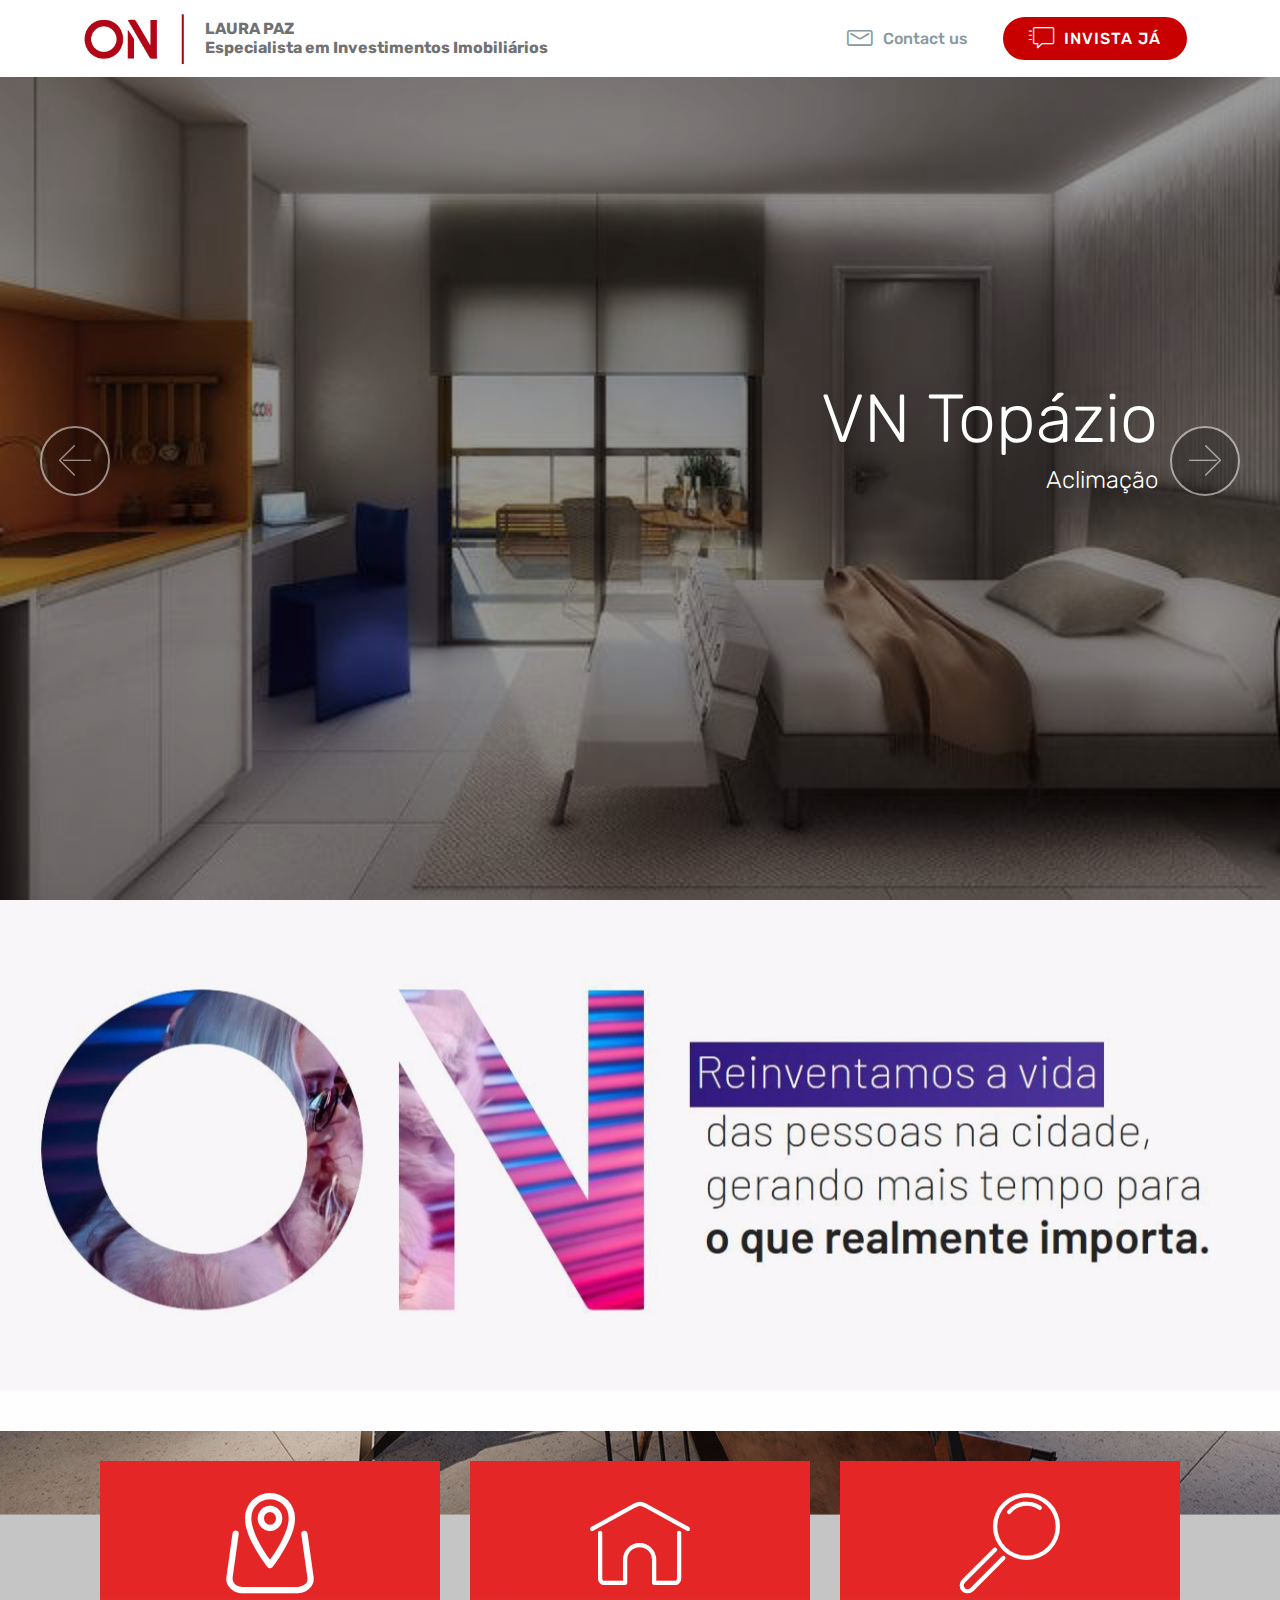
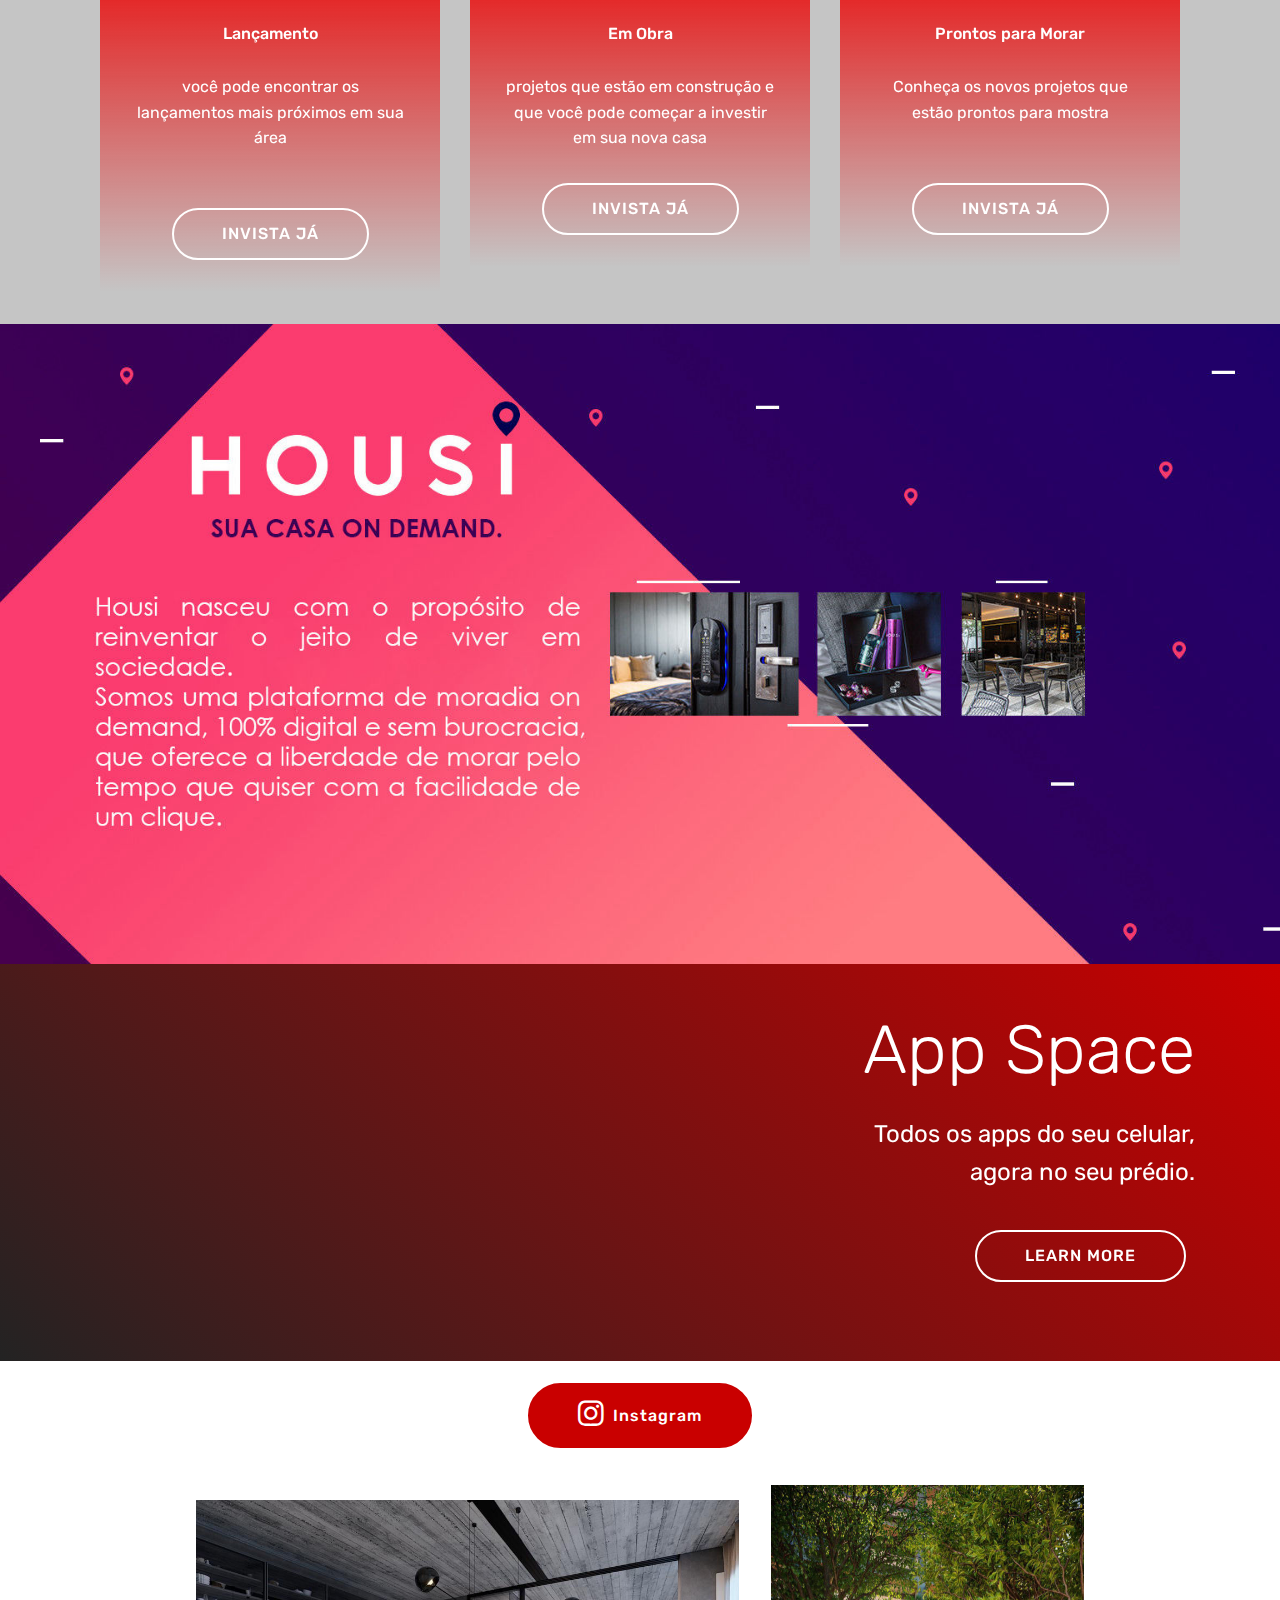
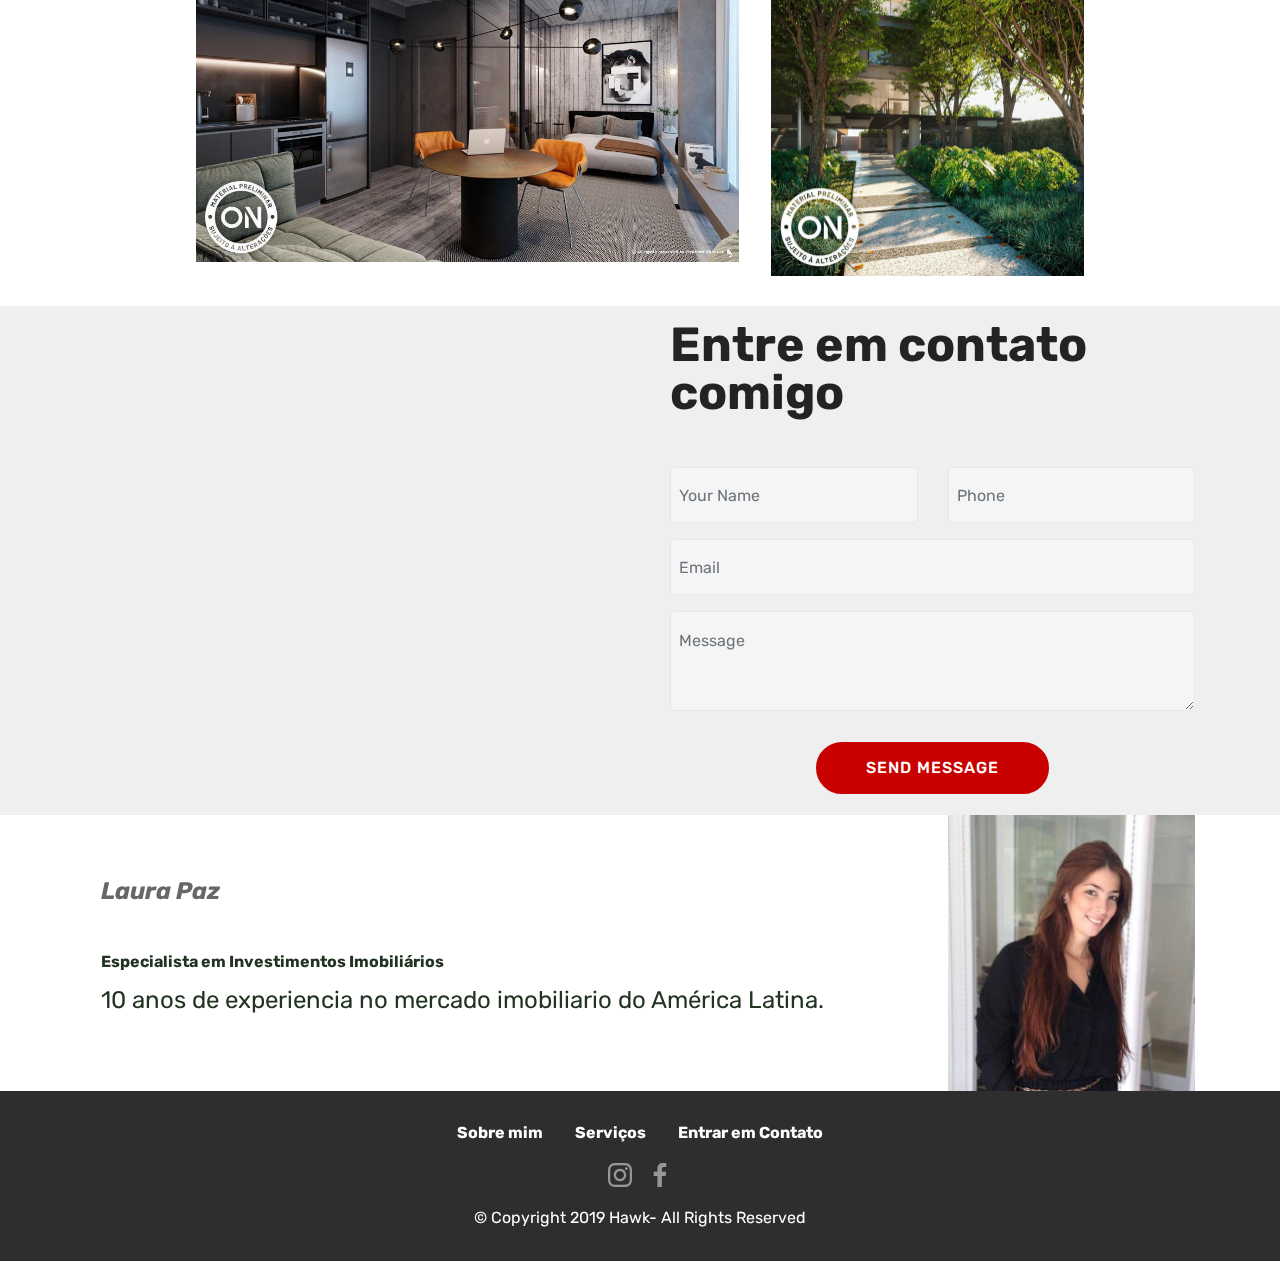
<file: index.html>
<!DOCTYPE html>
<html  >
<head>
  <!-- Site made with Mobirise Website Builder v4.10.8, https://mobirise.com -->
  <meta charset="UTF-8">
  <meta http-equiv="X-UA-Compatible" content="IE=edge">
  <meta name="generator" content="Mobirise v4.10.8, mobirise.com">
  <meta name="viewport" content="width=device-width, initial-scale=1, minimum-scale=1">
  <link rel="shortcut icon" href="assets/images/on-logo-01-1-181x98.png" type="image/x-icon">
  <meta name="description" content="">
  
  <title>Home</title>
  <link rel="stylesheet" href="assets/web/assets/mobirise-icons-bold/mobirise-icons-bold.css">
  <link rel="stylesheet" href="assets/web/assets/mobirise-icons/mobirise-icons.css">
  <link rel="stylesheet" href="assets/tether/tether.min.css">
  <link rel="stylesheet" href="assets/bootstrap/css/bootstrap.min.css">
  <link rel="stylesheet" href="assets/bootstrap/css/bootstrap-grid.min.css">
  <link rel="stylesheet" href="assets/bootstrap/css/bootstrap-reboot.min.css">
  <link rel="stylesheet" href="assets/dropdown/css/style.css">
  <link rel="stylesheet" href="assets/socicon/css/styles.css">
  <link rel="stylesheet" href="assets/theme/css/style.css">
  <link rel="stylesheet" href="assets/mobirise/css/mbr-additional.css" type="text/css">
  
  
  
</head>
<body>
  <section class="menu cid-qTkzRZLJNu" once="menu" id="menu1-0">

    

    <nav class="navbar navbar-expand beta-menu navbar-dropdown align-items-center navbar-fixed-top navbar-toggleable-sm">
        <button class="navbar-toggler navbar-toggler-right" type="button" data-toggle="collapse" data-target="#navbarSupportedContent" aria-controls="navbarSupportedContent" aria-expanded="false" aria-label="Toggle navigation">
            <div class="hamburger">
                <span></span>
                <span></span>
                <span></span>
                <span></span>
            </div>
        </button>
        <div class="menu-logo">
            <div class="navbar-brand">
                <span class="navbar-logo">
                    
                         <img src="assets/images/on-logo-01-1-181x98.png" alt="Mobirise" title="" style="height: 3.8rem;">
                    
                </span>
                <span class="navbar-caption-wrap"><a class="navbar-caption text-info display-7" href="index.html#image4-8">LAURA PAZ
<br>Especialista em Investimentos Imobiliários</a></span>
            </div>
        </div>
        <div class="collapse navbar-collapse" id="navbarSupportedContent">
            <ul class="navbar-nav nav-dropdown" data-app-modern-menu="true"><li class="nav-item">
                    <a class="nav-link link text-warning display-7" href="index.html#form4-f"><span class="mbrib-letter mbr-iconfont mbr-iconfont-btn"></span>
                        Contact us &nbsp;&nbsp;</a>
                </li></ul>
            <div class="navbar-buttons mbr-section-btn"><a class="btn btn-sm btn-secondary display-4" href="https://wa.me/+55 11 970770618"><span class="mbri-help mbr-iconfont mbr-iconfont-btn"></span>
                    
                    INVISTA JÁ</a></div>
        </div>
    </nav>
</section>

<section class="engine"><a href="https://mobirise.info/h">create a web page for free</a></section><section class="carousel slide cid-rBSIJKqeSG" data-interval="false" id="slider1-5">

    

    <div class="full-screen"><div class="mbr-slider slide carousel" data-pause="true" data-keyboard="false" data-ride="carousel" data-interval="2000"><div class="carousel-inner" role="listbox"><div class="carousel-item slider-fullscreen-image" data-bg-video-slide="false" style="background-image: url(assets/images/fondo-de-pantalla-991x556.png);"><div class="container container-slide"><div class="image_wrapper"><div class="mbr-overlay" style="opacity: 0.4;"></div><img src="assets/images/fondo-de-pantalla-991x556.png"><div class="carousel-caption justify-content-center"><div class="col-10 align-right"></div></div></div></div></div><div class="carousel-item slider-fullscreen-image" data-bg-video-slide="false" style="background-image: url(assets/images/milenium-1-800x450.jpg);"><div class="container container-slide"><div class="image_wrapper"><div class="mbr-overlay" style="opacity: 0.4;"></div><img src="assets/images/milenium-1-800x450.jpg"><div class="carousel-caption justify-content-center"><div class="col-10 align-right"><h2 class="mbr-fonts-style display-1">VN MILENIUM</h2><p class="lead mbr-text mbr-fonts-style display-5">Itaim Bibi</p></div></div></div></div></div><div class="carousel-item slider-fullscreen-image" data-bg-video-slide="false" style="background-image: url(assets/images/whatsapp-image-2019-09-16-at-16.39.40-1000x667.jpg);"><div class="container container-slide"><div class="image_wrapper"><div class="mbr-overlay" style="opacity: 0.4;"></div><img src="assets/images/whatsapp-image-2019-09-16-at-16.39.40-1000x667.jpg"><div class="carousel-caption justify-content-center"><div class="col-10 align-right"><h2 class="mbr-fonts-style display-1">ON LORENA</h2><p class="lead mbr-text mbr-fonts-style display-5">Jardins</p></div></div></div></div></div><div class="carousel-item slider-fullscreen-image" data-bg-video-slide="false" style="background-image: url(assets/images/whatsapp-image-2019-09-13-at-17.50.33-1280x498.jpg);"><div class="container container-slide"><div class="image_wrapper"><div class="mbr-overlay" style="opacity: 0.4;"></div><img src="assets/images/whatsapp-image-2019-09-13-at-17.50.33-1280x498.jpg"><div class="carousel-caption justify-content-center"><div class="col-10 align-right"><h2 class="mbr-fonts-style display-1">ON JURUPIS</h2><p class="lead mbr-text mbr-fonts-style display-5">Moema</p></div></div></div></div></div><div class="carousel-item slider-fullscreen-image" data-bg-video-slide="false" style="background-image: url(assets/images/07-melo-alves-cokitchen-r01-b-1-1000x563.jpg);"><div class="container container-slide"><div class="image_wrapper"><div class="mbr-overlay" style="opacity: 0.4;"></div><img src="assets/images/07-melo-alves-cokitchen-r01-b-1-1000x563.jpg"><div class="carousel-caption justify-content-center"><div class="col-10 align-right"><h2 class="mbr-fonts-style display-1">ON MELO ALVES</h2><p class="lead mbr-text mbr-fonts-style display-5">Jardins</p></div></div></div></div></div><div class="carousel-item slider-fullscreen-image" data-bg-video-slide="false" style="background-image: url(assets/images/whatsapp-image-2019-09-16-at-16.44.42-1000x555.jpg);"><div class="container container-slide"><div class="image_wrapper"><div class="mbr-overlay" style="opacity: 0.4;"></div><img src="assets/images/whatsapp-image-2019-09-16-at-16.44.42-1000x555.jpg"><div class="carousel-caption justify-content-center"><div class="col-10 align-right"><h2 class="mbr-fonts-style display-1">VN UENO</h2><p class="lead mbr-text mbr-fonts-style display-5">Bela Vista</p></div></div></div></div></div><div class="carousel-item slider-fullscreen-image" data-bg-video-slide="false" style="background-image: url(assets/images/alvorada-1-800x500.jpg);"><div class="container container-slide"><div class="image_wrapper"><div class="mbr-overlay" style="opacity: 0.4;"></div><img src="assets/images/alvorada-1-800x500.jpg"><div class="carousel-caption justify-content-center"><div class="col-10 align-right"><h2 class="mbr-fonts-style display-1">VN ALVORADA</h2><p class="lead mbr-text mbr-fonts-style display-5">Vila Olimpia</p></div></div></div></div></div><div class="carousel-item slider-fullscreen-image" data-bg-video-slide="false" style="background-image: url(assets/images/whatsapp-image-2019-09-13-at-17.53.00-800x468.jpg);"><div class="container container-slide"><div class="image_wrapper"><div class="mbr-overlay" style="opacity: 0.4;"></div><img src="assets/images/whatsapp-image-2019-09-13-at-17.53.00-800x468.jpg"><div class="carousel-caption justify-content-center"><div class="col-10 align-right"><h2 class="mbr-fonts-style display-1">Cardoso Melo</h2><p class="lead mbr-text mbr-fonts-style display-5">Vila Olimpia</p></div></div></div></div></div><div class="carousel-item slider-fullscreen-image" data-bg-video-slide="false" style="background-image: url(assets/images/whatsapp-image-2019-09-12-at-21.54.51-800x400.jpg);"><div class="container container-slide"><div class="image_wrapper"><div class="mbr-overlay" style="opacity: 0.4;"></div><img src="assets/images/whatsapp-image-2019-09-12-at-21.54.51-800x400.jpg"><div class="carousel-caption justify-content-center"><div class="col-10 align-right"><h2 class="mbr-fonts-style display-1">VN Alvorada 1217</h2><p class="lead mbr-text mbr-fonts-style display-5">Vila Olimpia</p></div></div></div></div></div><div class="carousel-item slider-fullscreen-image" data-bg-video-slide="false" style="background-image: url(assets/images/whatsapp-image-2019-09-16-at-15.15.56-800x500.jpg);"><div class="container container-slide"><div class="image_wrapper"><div class="mbr-overlay" style="opacity: 0.4;"></div><img src="assets/images/whatsapp-image-2019-09-16-at-15.15.56-800x500.jpg"><div class="carousel-caption justify-content-center"><div class="col-10 align-right"><h2 class="mbr-fonts-style display-1">VN Melo Alves</h2><p class="lead mbr-text mbr-fonts-style display-5">Jardins</p></div></div></div></div></div><div class="carousel-item slider-fullscreen-image" data-bg-video-slide="false" style="background-image: url(assets/images/whatsapp-image-2019-09-16-at-16.20.49-800x444.jpg);"><div class="container container-slide"><div class="image_wrapper"><div class="mbr-overlay" style="opacity: 0.4;"></div><img src="assets/images/whatsapp-image-2019-09-16-at-16.20.49-800x444.jpg"><div class="carousel-caption justify-content-center"><div class="col-10 align-right"><h2 class="mbr-fonts-style display-1">VN Cada Do Ator</h2><p class="lead mbr-text mbr-fonts-style display-5">Vila Olimpia</p></div></div></div></div></div><div class="carousel-item slider-fullscreen-image active" data-bg-video-slide="false" style="background-image: url(assets/images/whatsapp-image-2019-09-16-at-16.35.35-800x450.jpg);"><div class="container container-slide"><div class="image_wrapper"><div class="mbr-overlay" style="opacity: 0.4;"></div><img src="assets/images/whatsapp-image-2019-09-16-at-16.35.35-800x450.jpg"><div class="carousel-caption justify-content-center"><div class="col-10 align-right"><h2 class="mbr-fonts-style display-1">VN Topázio</h2><p class="lead mbr-text mbr-fonts-style display-5"> Aclimação</p></div></div></div></div></div></div><a data-app-prevent-settings="" class="carousel-control carousel-control-prev" role="button" data-slide="prev" href="#slider1-5"><span aria-hidden="true" class="mbri-left mbr-iconfont"></span><span class="sr-only">Previous</span></a><a data-app-prevent-settings="" class="carousel-control carousel-control-next" role="button" data-slide="next" href="#slider1-5"><span aria-hidden="true" class="mbri-right mbr-iconfont"></span><span class="sr-only">Next</span></a></div></div>

</section>

<section class="cid-rBGas0oCyQ" id="image2-i">

    

    <figure class="mbr-figure">
        <div class="image-block" style="width: 100%;">
            <img src="assets/images/on-1-1338x555.jpeg" alt="Mobirise" title="">
            <figcaption class="mbr-figure-caption mbr-figure-caption-over">
                <div class="pb-5 px-3 mbr-white align-center mbr-fonts-style display-1"></div>
            </figcaption>
        </div>
    </figure>
</section>

<section class="features8 cid-rBRgVEBZMR mbr-parallax-background" id="features8-4">

    

    <div class="mbr-overlay" style="opacity: 0.2; background-color: rgb(35, 35, 35);">
    </div>

    <div class="container">
        <div class="media-container-row">

            <div class="card  col-12 col-md-6 col-lg-4">
                <div class="card-img">
                    <span class="mbr-iconfont mbrib-map-pin"></span>
                </div>
                <div class="card-box align-center">
                    <h4 class="card-title mbr-fonts-style display-7">
                        Lançamento
                    </h4>
                    <p class="mbr-text mbr-fonts-style display-7">você pode encontrar os lançamentos mais próximos em sua área
<br>
<br></p>
                    <div class="mbr-section-btn text-center"><a href="page1.html" class="btn btn-white-outline display-4" target="_blank">
                            INVISTA JÁ
                        </a></div>
                </div>
            </div>

            <div class="card  col-12 col-md-6 col-lg-4">
                <div class="card-img">
                    <span class="mbr-iconfont mbri-home"></span>
                </div>
                <div class="card-box align-center">
                    <h4 class="card-title mbr-fonts-style display-7">Em Obra</h4>
                    <p class="mbr-text mbr-fonts-style display-7">
                       projetos que estão em construção e que você pode começar a investir em sua nova casa
                    </p>
                    <div class="mbr-section-btn text-center"><a href="page2.html" class="btn btn-white-outline display-4" target="_blank">
                            INVISTA JÁ
                        </a></div>
                </div>
            </div>

            <div class="card  col-12 col-md-6 col-lg-4">
                <div class="card-img">
                    <span class="mbr-iconfont mbri-search"></span>
                </div>
                <div class="card-box align-center">
                    <h4 class="card-title mbr-fonts-style display-7">Prontos para Morar</h4>
                    <p class="mbr-text mbr-fonts-style display-7">
                       Conheça os novos projetos que estão prontos para mostra<br><br>
                    </p>
                    <div class="mbr-section-btn text-center"><a href="page3.html" class="btn btn-white-outline display-4" target="_blank">
                            INVISTA JÁ
                        </a></div>
                </div>
            </div>

            
        </div>
    </div>
</section>

<section class="cid-rBXYMOmIpO" id="image2-15">

    

    <figure class="mbr-figure">
        <div class="image-block" style="width: 100%;">
            <a href="https://morar.housi.com.br/pt/"><img src="assets/images/housi-fondo-1536x768.jpg" alt="Mobirise" title=""></a>
            
        </div>
    </figure>
</section>

<section class="header7 cid-rBG851Xnax" id="header7-d">

    

    

    <div class="container">
        <div class="media-container-row">

            <div class="media-content align-right">
                <h1 class="mbr-section-title mbr-white pb-3 mbr-fonts-style display-1">
                    App Space</h1>
                <div class="mbr-section-text mbr-white pb-3">
                    <p class="mbr-text mbr-fonts-style display-5">Todos os apps do seu celular,
<br>agora no seu prédio.</p>
                </div>
                <div class="mbr-section-btn"><a class="btn btn-md btn-white-outline display-4" href="https://www.youtube.com/watch?v=LZPPlsbZNDc" target="_blank">LEARN MORE</a></div>
            </div>

            <div class="mbr-figure" style="width: 115%;"><iframe class="mbr-embedded-video" src="https://www.youtube.com/embed/jvoXxHS_qY8?rel=0&amp;amp;showinfo=0&amp;autoplay=0&amp;loop=0" width="1280" height="720" frameborder="0" allowfullscreen></iframe></div>

        </div>
    </div>
</section>

<section class="mbr-section content8 cid-rBGR7bVKMt" id="content8-d">

    

    <div class="container">
        <div class="media-container-row title">
            <div class="col-12 col-md-8">
                <div class="mbr-section-btn align-center"><a class="btn btn-secondary display-4" href="https://www.instagram.com/laurapaz.vitacon/" target="_blank"><span class="socicon socicon-instagram mbr-iconfont mbr-iconfont-btn"></span>Instagram</a></div>
            </div>
        </div>
    </div>
</section>

<section class="cid-rBGuQPCWPY" id="image4-8">
    <!-- Block parameters controls (Blue "Gear" panel) -->
    
    <!-- End block parameters -->
    <div class="container images-container">
            <div class="media-container-row" style="width: 80%;">
                <div class="img-item item1" style="width: 177%;">
                    <a href="https://www.instagram.com/laurapaz.vitacon/"><img src="assets/images/whatsapp-image-2019-09-16-at-16.39.40-1000x667.jpg" alt="" title=""></a>
                    
                </div>
                <div class="img-item">
                    <a href="https://www.instagram.com/laurapaz.vitacon/"><img src="assets/images/04-melo-alves-ii-acesso-reboucas-r00-626x783.jpg" alt="" title=""></a>
                    
                </div>
            </div>
    </div>
</section>

<section class="mbr-section form4 cid-rD5RYoRHwf mbr-parallax-background" id="form4-f">

    

    <div class="mbr-overlay" style="opacity: 0.5; background-color: rgb(239, 239, 239);">
    </div>
    <div class="container">
        <div class="row">
            <div class="col-md-6">
                <div class="google-map"><iframe frameborder="0" style="border:0" src="https://www.google.com/maps/embed?pb=!1m18!1m12!1m3!1d3656.982699358671!2d-46.66234641492592!3d-23.56906483201651!2m3!1f0!2f0!3f0!3m2!1i1024!2i768!4f13.1!3m3!1m2!1s0x94ce59c52638bf57%3A0x15dbcf68fdeb7ca7!2sAlameda%20Lorena%2C%20718%20-%20Jardim%20Paulista%2C%20S%C3%A3o%20Paulo%20-%20SP%2C%2001407-200%2C%20Brasil!5e0!3m2!1ses-419!2sar!4v1569423327143!5m2!1ses-419!2sar" allowfullscreen=""></iframe></div>
            </div>
            <div class="col-md-6">
                <h2 class="pb-3 align-left mbr-fonts-style display-2"><strong>Entre em contato comigo</strong></h2>
                <div>
                    <div class="icon-block pb-3 align-left">
                        
                        
                    </div>
                    
                </div>
                <div data-form-type="formoid">
                    <!---Formbuilder Form--->
                    <form action="https://mobirise.com/" method="POST" class="mbr-form form-with-styler" data-form-title="Mobirise Form"><input type="hidden" name="email" data-form-email="true" value="jrypfcERd/Ce2VqIfs148ZCzOc6ulSOSoG1dNAu8vz3FuVWwqSqmCnmWOAq+bewaWI/IInaD+RWZvSUOSz0kV+yjm0JrlJ8gyvwuXHdpz4geicsyIcqeYEszK3gCc4WP">
                        <div class="row">
                            <div hidden="hidden" data-form-alert="" class="alert alert-success col-12">Obrigado pela informação, entrarei em contato com você</div>
                            <div hidden="hidden" data-form-alert-danger="" class="alert alert-danger col-12">
                            </div>
                        </div>
                        <div class="dragArea row">
                            <div class="col-md-6  form-group" data-for="name">
                                <input type="text" name="name" placeholder="Your Name" data-form-field="Name" required="required" class="form-control input display-7" id="name-form4-f">
                            </div>
                            <div class="col-md-6  form-group" data-for="phone">
                                <input type="text" name="phone" placeholder="Phone" data-form-field="Phone" required="required" class="form-control input display-7" id="phone-form4-f">
                            </div>
                            <div data-for="email" class="col-md-12  form-group">
                                <input type="text" name="email" placeholder="Email" data-form-field="Email" class="form-control input display-7" required="required" id="email-form4-f">
                            </div>
                            <div data-for="message" class="col-md-12  form-group">
                                <textarea name="message" placeholder="Message" data-form-field="Message" class="form-control input display-7" id="message-form4-f"></textarea>
                            </div>
                            <div class="col-md-12 input-group-btn  mt-2 align-center"><button type="submit" class="btn btn-form btn-secondary display-4" href="mailto:Laurapaz102@hotmail.com">SEND MESSAGE</button></div>
                        </div>
                    </form><!---Formbuilder Form--->
                </div>
            </div>
        </div>
    </div>
</section>

<section class="testimonials3 cid-rBYndjGoBA" id="testimonials3-18">

    

    

    <div class="container">
        <div class="media-container-row">
            <div class="media-content px-3 align-self-center mbr-white py-2">
                <p class="mbr-text testimonial-text mbr-fonts-style display-5"><strong>Laura Paz</strong></p>
                <p class="mbr-author-name pt-4 mb-2 mbr-fonts-style display-7">Especialista em Investimentos Imobiliários</p>
                <p class="mbr-author-desc mbr-fonts-style display-5">
                   10 anos de experiencia no mercado imobiliario do América Latina.
                </p>
            </div>

            <div class="mbr-figure pl-lg-5" style="width: 35%;">
              <img src="assets/images/lau-pic-328x366.jpg" alt="" title="">
            </div>
        </div>
    </div>
</section>

<section once="footers" class="cid-rBY0RJIL1m" id="footer7-16">

    

    

    <div class="container">
        <div class="media-container-row align-center mbr-white">
            <div class="row row-links">
                <ul class="foot-menu">
                    
                    
                    
                    
                    
                <li class="foot-menu-item mbr-fonts-style display-7"><a href="index.html#testimonials3-18" class="text-white"><strong>Sobre mim</strong></a></li><li class="foot-menu-item mbr-fonts-style display-7"><a href="index.html#features8-4" class="text-white"><strong>Serviços</strong></a></li><li class="foot-menu-item mbr-fonts-style display-7"><a href="index.html#header15-e" class="text-white"><strong>Entrar em Contato</strong></a></li></ul>
            </div>
            <div class="row social-row">
                <div class="social-list align-right pb-2">
                    
                    
                    
                    
                    
                    
                <div class="soc-item">
                        <a href="https://www.instagram.com/laurapaz.vitacon/" target="_blank">
                            <span class="mbr-iconfont mbr-iconfont-social socicon-instagram socicon"></span>
                        </a>
                    </div><div class="soc-item">
                        <a href="https://www.facebook.com/Laurapazvitacon-109435423791434/" target="_blank">
                            <span class="mbr-iconfont mbr-iconfont-social socicon-facebook socicon"></span>
                        </a>
                    </div></div>
            </div>
            <div class="row row-copirayt">
                <p class="mbr-text mb-0 mbr-fonts-style mbr-white align-center display-7">
                    © Copyright 2019 Hawk- All Rights Reserved
                </p>
            </div>
        </div>
    </div>
</section>


  <script src="assets/web/assets/jquery/jquery.min.js"></script>
  <script src="assets/popper/popper.min.js"></script>
  <script src="assets/tether/tether.min.js"></script>
  <script src="assets/bootstrap/js/bootstrap.min.js"></script>
  <script src="assets/dropdown/js/nav-dropdown.js"></script>
  <script src="assets/dropdown/js/navbar-dropdown.js"></script>
  <script src="assets/touchswipe/jquery.touch-swipe.min.js"></script>
  <script src="assets/ytplayer/jquery.mb.ytplayer.min.js"></script>
  <script src="assets/vimeoplayer/jquery.mb.vimeo_player.js"></script>
  <script src="assets/bootstrapcarouselswipe/bootstrap-carousel-swipe.js"></script>
  <script src="assets/parallax/jarallax.min.js"></script>
  <script src="assets/smoothscroll/smooth-scroll.js"></script>
  <script src="assets/theme/js/script.js"></script>
  <script src="assets/slidervideo/script.js"></script>
  <script src="assets/formoid/formoid.min.js"></script>
  
  
</body>
</html>
</file>
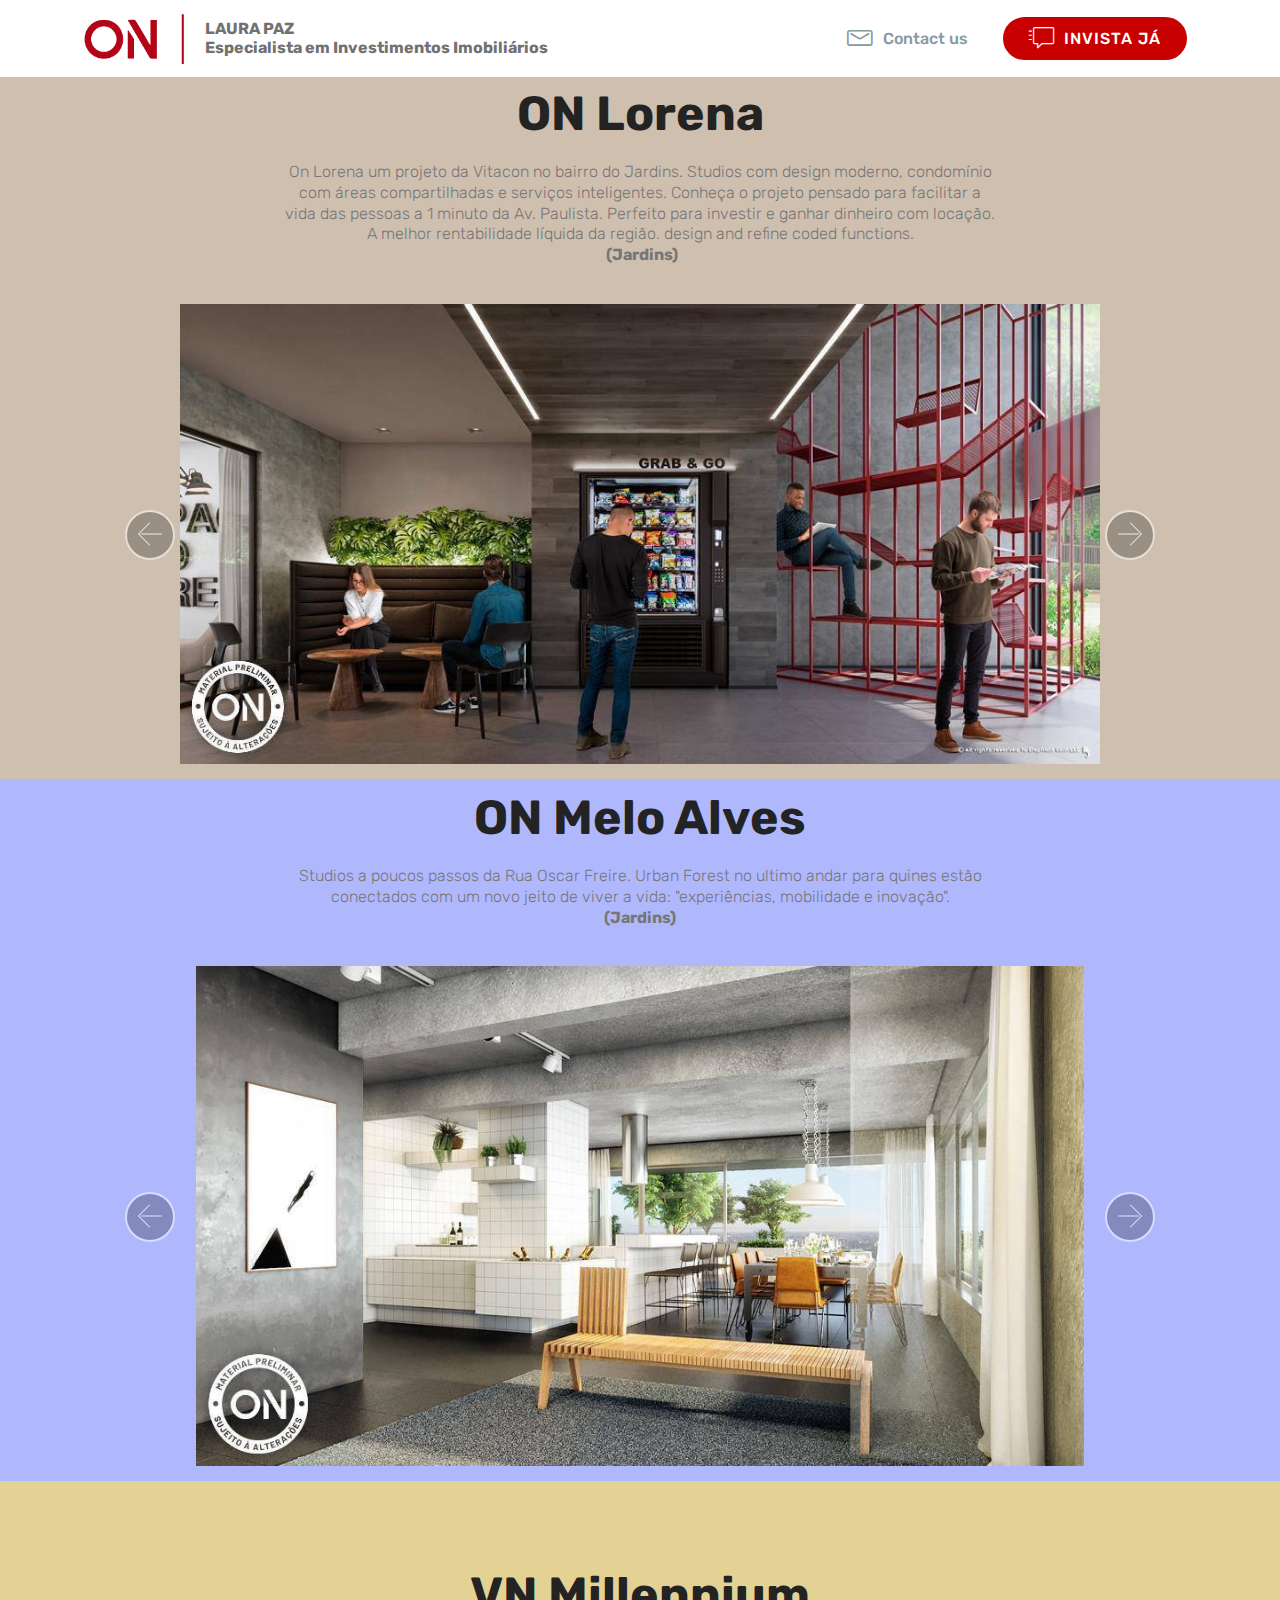
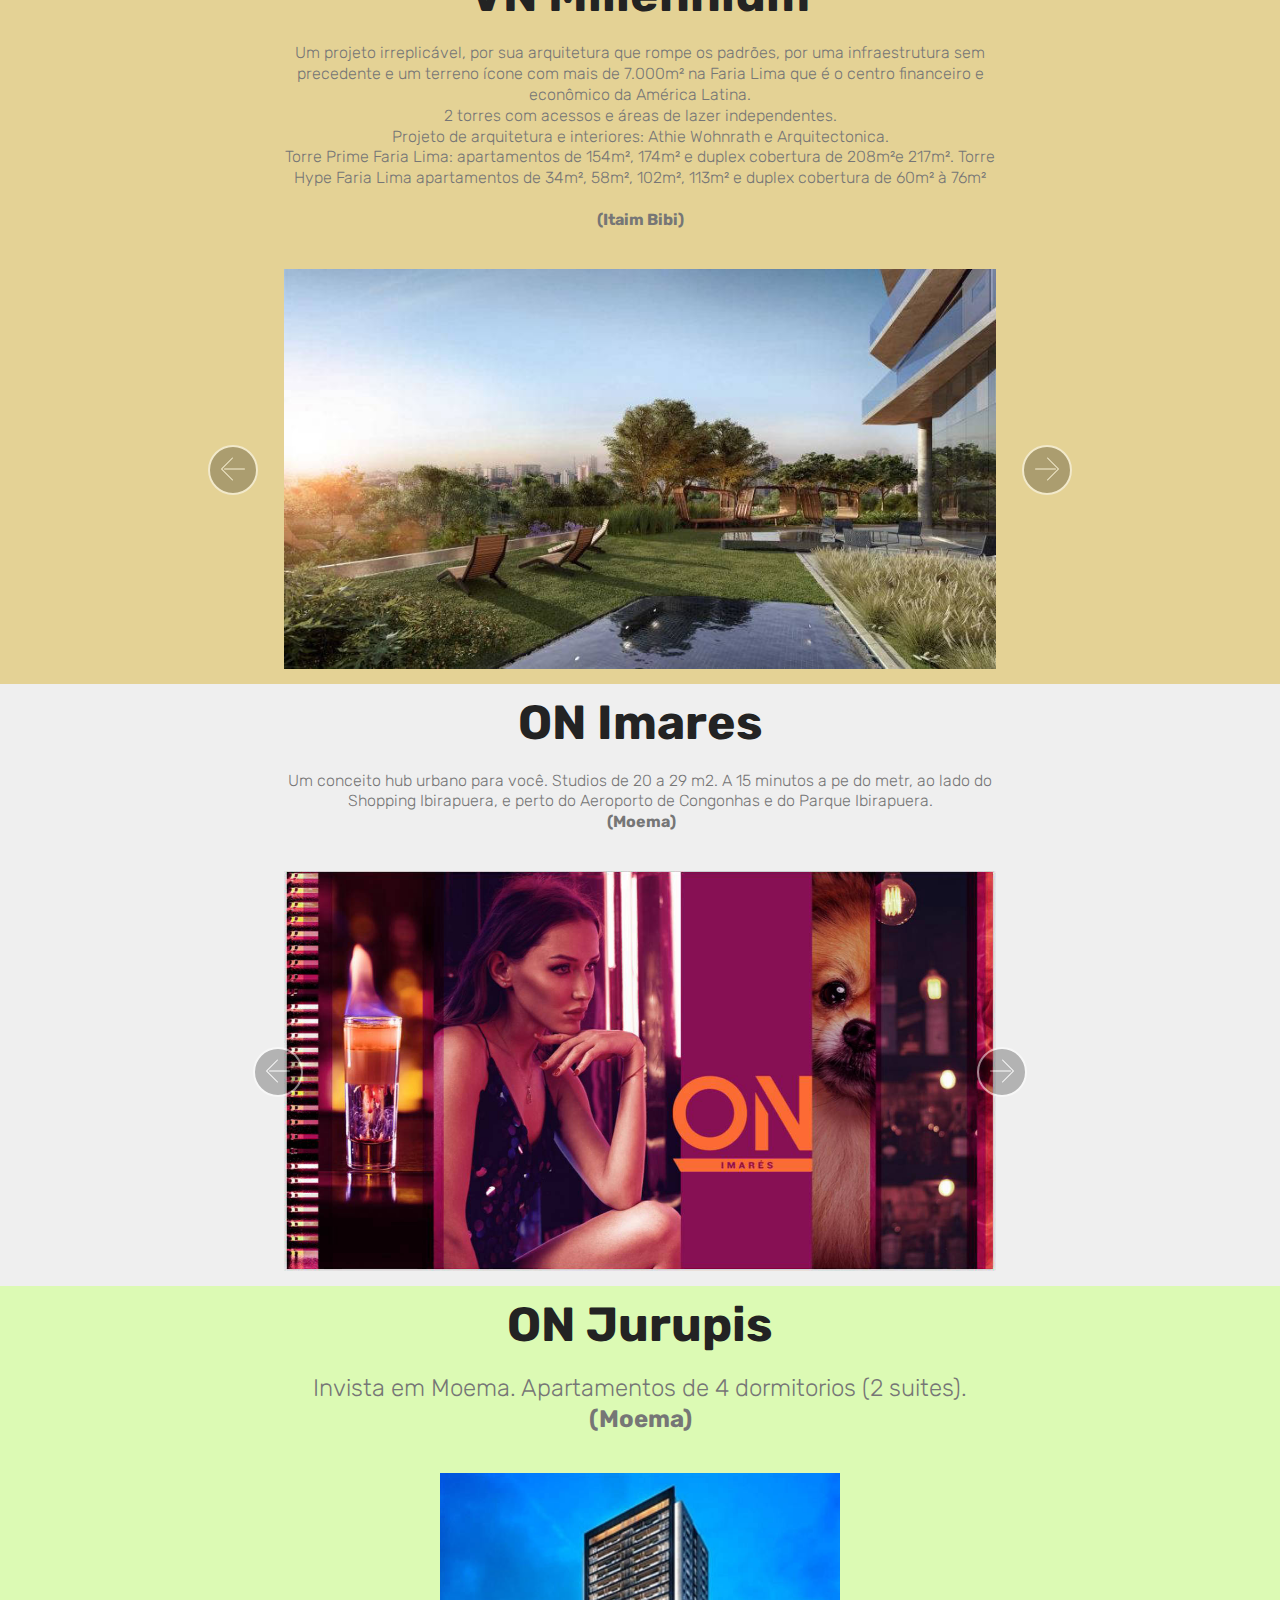
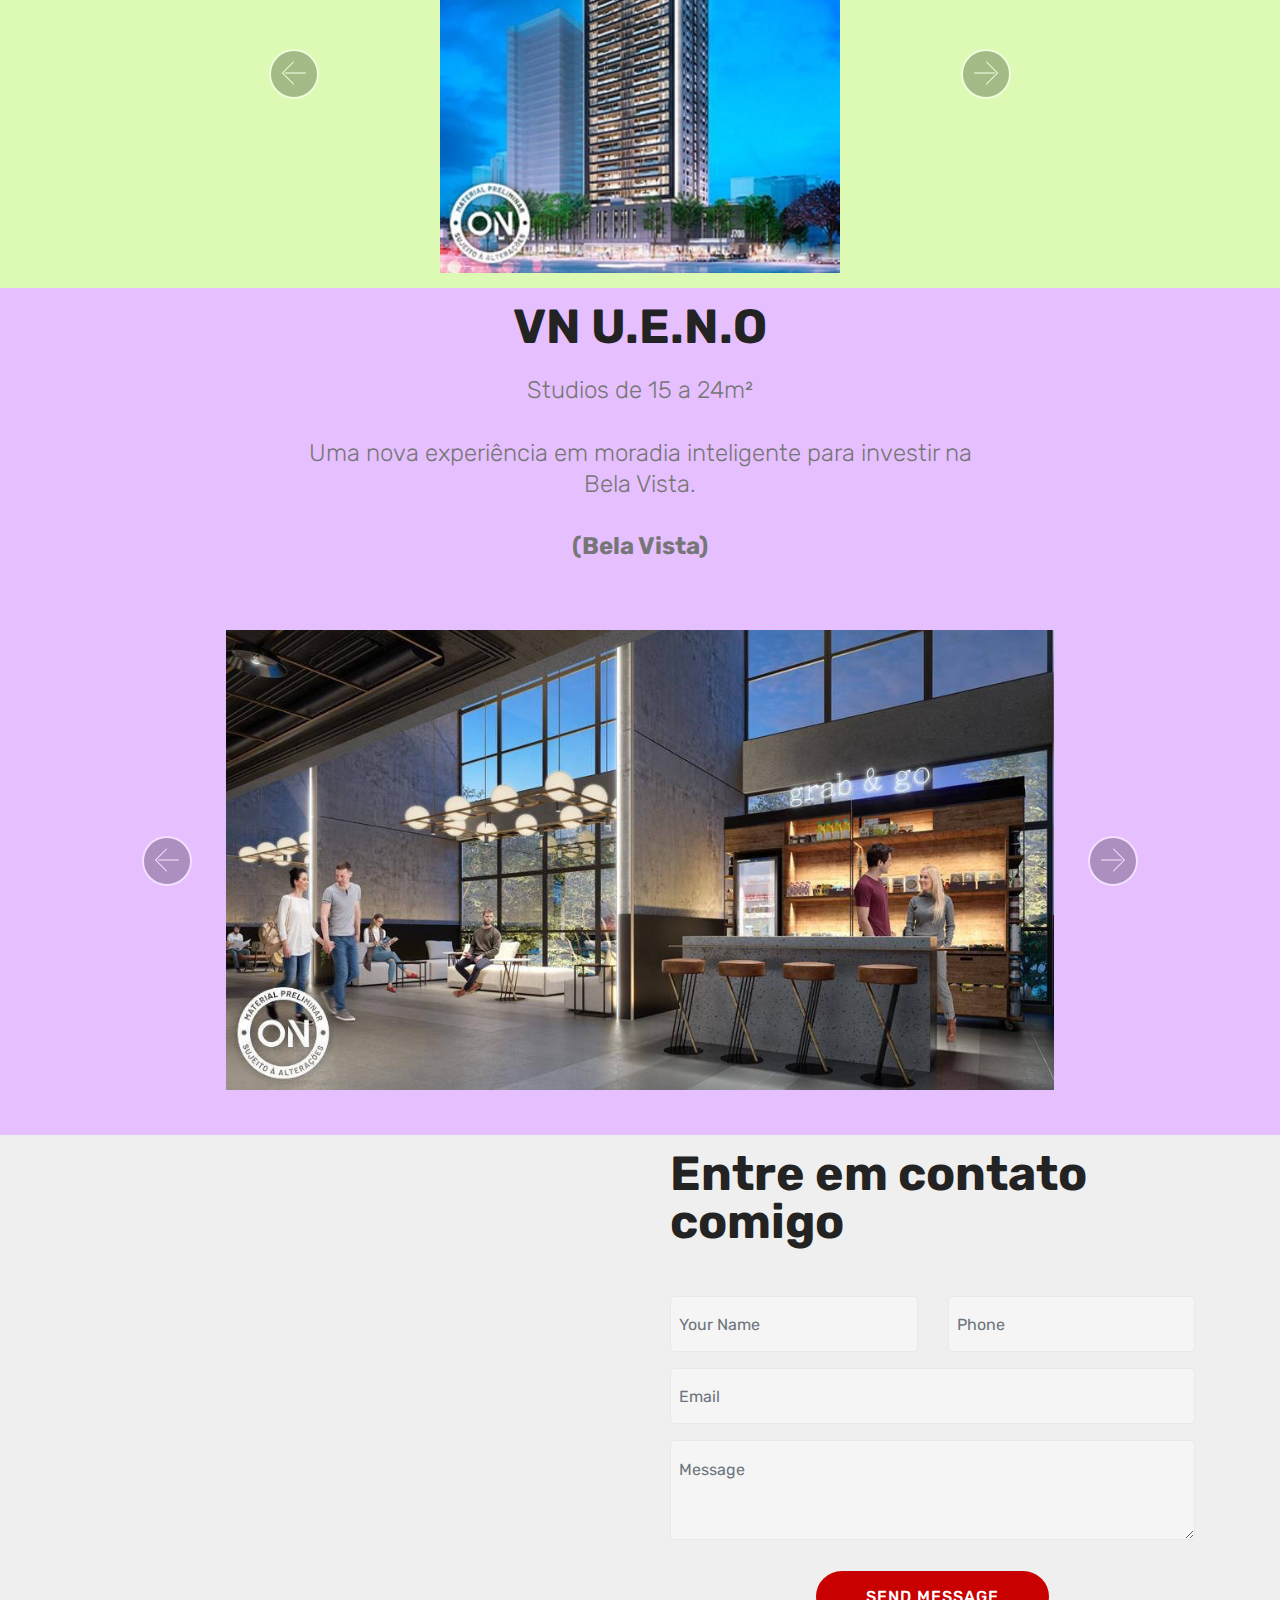
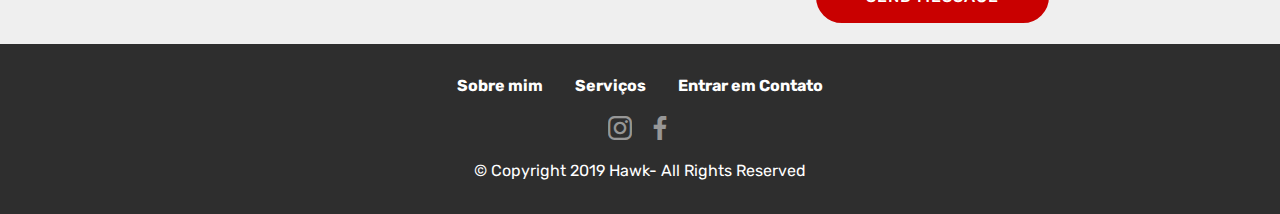
<file: page1.html>
<!DOCTYPE html>
<html  >
<head>
  <!-- Site made with Mobirise Website Builder v4.10.8, https://mobirise.com -->
  <meta charset="UTF-8">
  <meta http-equiv="X-UA-Compatible" content="IE=edge">
  <meta name="generator" content="Mobirise v4.10.8, mobirise.com">
  <meta name="viewport" content="width=device-width, initial-scale=1, minimum-scale=1">
  <link rel="shortcut icon" href="assets/images/on-logo-01-1-181x98.png" type="image/x-icon">
  <meta name="description" content="Website Maker Description">
  
  <title>Lançamento</title>
  <link rel="stylesheet" href="assets/web/assets/mobirise-icons-bold/mobirise-icons-bold.css">
  <link rel="stylesheet" href="assets/web/assets/mobirise-icons/mobirise-icons.css">
  <link rel="stylesheet" href="assets/tether/tether.min.css">
  <link rel="stylesheet" href="assets/bootstrap/css/bootstrap.min.css">
  <link rel="stylesheet" href="assets/bootstrap/css/bootstrap-grid.min.css">
  <link rel="stylesheet" href="assets/bootstrap/css/bootstrap-reboot.min.css">
  <link rel="stylesheet" href="assets/dropdown/css/style.css">
  <link rel="stylesheet" href="assets/socicon/css/styles.css">
  <link rel="stylesheet" href="assets/theme/css/style.css">
  <link rel="stylesheet" href="assets/mobirise/css/mbr-additional.css" type="text/css">
  
  
  
</head>
<body>
  <section class="menu cid-qTkzRZLJNu" once="menu" id="menu1-e">

    

    <nav class="navbar navbar-expand beta-menu navbar-dropdown align-items-center navbar-fixed-top navbar-toggleable-sm">
        <button class="navbar-toggler navbar-toggler-right" type="button" data-toggle="collapse" data-target="#navbarSupportedContent" aria-controls="navbarSupportedContent" aria-expanded="false" aria-label="Toggle navigation">
            <div class="hamburger">
                <span></span>
                <span></span>
                <span></span>
                <span></span>
            </div>
        </button>
        <div class="menu-logo">
            <div class="navbar-brand">
                <span class="navbar-logo">
                    
                         <img src="assets/images/on-logo-01-1-181x98.png" alt="Mobirise" title="" style="height: 3.8rem;">
                    
                </span>
                <span class="navbar-caption-wrap"><a class="navbar-caption text-info display-7" href="index.html#image4-8">LAURA PAZ
<br>Especialista em Investimentos Imobiliários</a></span>
            </div>
        </div>
        <div class="collapse navbar-collapse" id="navbarSupportedContent">
            <ul class="navbar-nav nav-dropdown" data-app-modern-menu="true"><li class="nav-item">
                    <a class="nav-link link text-warning display-7" href="index.html#form4-f"><span class="mbrib-letter mbr-iconfont mbr-iconfont-btn"></span>
                        Contact us &nbsp;&nbsp;</a>
                </li></ul>
            <div class="navbar-buttons mbr-section-btn"><a class="btn btn-sm btn-secondary display-4" href="https://wa.me/+55 11 970770618"><span class="mbri-help mbr-iconfont mbr-iconfont-btn"></span>
                    
                    INVISTA JÁ</a></div>
        </div>
    </nav>
</section>

<section class="engine"><a href="https://mobirise.info/j">website templates</a></section><section class="mbr-section content4 cid-rCfiTVHoMb" id="content4-1r">

    

    <div class="container">
        <div class="media-container-row">
            <div class="title col-12 col-md-8">
                <h2 class="align-center pb-3 mbr-fonts-style display-2"><strong>ON Lorena</strong></h2>
                <h3 class="mbr-section-subtitle align-center mbr-light mbr-fonts-style display-4">On Lorena um projeto da Vitacon no bairro do Jardins. Studios com design moderno, condomínio com áreas compartilhadas e serviços inteligentes. Conheça o projeto pensado para facilitar a vida das pessoas a 1 minuto da Av. Paulista. Perfeito para investir e ganhar dinheiro com locação. A melhor rentabilidade líquida da região. design and refine coded functions.<br><strong>&nbsp;(Jardins)</strong>
                </h3>
                
            </div>
        </div>
    </div>
</section>

<section class="carousel slide cid-rCfjscNgQQ" data-interval="false" id="slider2-1s">

    
    <div class="container content-slider">
        <div class="content-slider-wrap">
            <div><div class="mbr-slider slide carousel" data-pause="true" data-keyboard="false" data-ride="false" data-interval="false"><div class="carousel-inner" role="listbox"><div class="carousel-item slider-fullscreen-image active" data-bg-video-slide="false" style="background-image: url(assets/images/whatsapp-image-2019-09-16-at-16.38.38-1000x500.jpg);"><div class="container container-slide"><div class="image_wrapper"><img src="assets/images/whatsapp-image-2019-09-16-at-16.38.38-1000x500.jpg"><div class="carousel-caption justify-content-center"><div class="col-10 align-center"></div></div></div></div></div><div class="carousel-item slider-fullscreen-image" data-bg-video-slide="false" style="background-image: url(assets/images/whatsapp-image-2019-09-16-at-16.38.48-1000x299.jpg);"><div class="container container-slide"><div class="image_wrapper"><img src="assets/images/whatsapp-image-2019-09-16-at-16.38.48-1000x299.jpg"><div class="carousel-caption justify-content-center"><div class="col-10 align-center"></div></div></div></div></div><div class="carousel-item slider-fullscreen-image" data-bg-video-slide="false" style="background-image: url(assets/images/whatsapp-image-2019-09-16-at-16.38.58-1000x649.jpg);"><div class="container container-slide"><div class="image_wrapper"><img src="assets/images/whatsapp-image-2019-09-16-at-16.38.58-1000x649.jpg"><div class="carousel-caption justify-content-center"><div class="col-10 align-center"></div></div></div></div></div><div class="carousel-item slider-fullscreen-image" data-bg-video-slide="false" style="background-image: url(assets/images/whatsapp-image-2019-09-16-at-16.39.10-1000x773.jpg);"><div class="container container-slide"><div class="image_wrapper"><img src="assets/images/whatsapp-image-2019-09-16-at-16.39.10-1000x773.jpg"><div class="carousel-caption justify-content-center"><div class="col-10 align-center"></div></div></div></div></div><div class="carousel-item slider-fullscreen-image" data-bg-video-slide="false" style="background-image: url(assets/images/whatsapp-image-2019-09-16-at-16.39.23-1000x639.jpg);"><div class="container container-slide"><div class="image_wrapper"><img src="assets/images/whatsapp-image-2019-09-16-at-16.39.23-1000x639.jpg"><div class="carousel-caption justify-content-center"><div class="col-10 align-center"></div></div></div></div></div><div class="carousel-item slider-fullscreen-image" data-bg-video-slide="false" style="background-image: url(assets/images/whatsapp-image-2019-09-16-at-16.39.40-1000x667.jpg);"><div class="container container-slide"><div class="image_wrapper"><img src="assets/images/whatsapp-image-2019-09-16-at-16.39.40-1000x667.jpg"><div class="carousel-caption justify-content-center"><div class="col-10 align-center"></div></div></div></div></div><div class="carousel-item slider-fullscreen-image" data-bg-video-slide="false" style="background-image: url(assets/images/whatsapp-image-2019-09-16-at-16.39.59-1000x603.jpg);"><div class="container container-slide"><div class="image_wrapper"><img src="assets/images/whatsapp-image-2019-09-16-at-16.39.59-1000x603.jpg"><div class="carousel-caption justify-content-center"><div class="col-10 align-center"></div></div></div></div></div><div class="carousel-item slider-fullscreen-image" data-bg-video-slide="false" style="background-image: url(assets/images/whatsapp-image-2019-09-16-at-16.40.42-1000x649.jpg);"><div class="container container-slide"><div class="image_wrapper"><img src="assets/images/whatsapp-image-2019-09-16-at-16.40.42-1000x649.jpg"><div class="carousel-caption justify-content-center"><div class="col-10 align-center"></div></div></div></div></div><div class="carousel-item slider-fullscreen-image" data-bg-video-slide="false" style="background-image: url(assets/images/whatsapp-image-2019-09-16-at-16.41.16-1000x1277.jpg);"><div class="container container-slide"><div class="image_wrapper"><img src="assets/images/whatsapp-image-2019-09-16-at-16.41.16-1000x1277.jpg"><div class="carousel-caption justify-content-center"><div class="col-10 align-center"></div></div></div></div></div></div><a data-app-prevent-settings="" class="carousel-control carousel-control-prev" role="button" data-slide="prev" href="#slider2-1s"><span aria-hidden="true" class="mbri-left mbr-iconfont"></span><span class="sr-only">Previous</span></a><a data-app-prevent-settings="" class="carousel-control carousel-control-next" role="button" data-slide="next" href="#slider2-1s"><span aria-hidden="true" class="mbri-right mbr-iconfont"></span><span class="sr-only">Next</span></a></div></div> 
        </div>
    </div>
</section>

<section class="mbr-section content4 cid-rCgvTgK66f" id="content4-s">

    

    <div class="container">
        <div class="media-container-row">
            <div class="title col-12 col-md-8">
                <h2 class="align-center pb-3 mbr-fonts-style display-2"><strong>ON Melo Alves</strong></h2>
                <h3 class="mbr-section-subtitle align-center mbr-light mbr-fonts-style display-7">Studios a poucos passos da Rua Oscar Freire. Urban Forest no ultimo andar para quines estão conectados com um novo jeito de viver a vida: "experiências, mobilidade e inovação".<br><strong>(Jardins)</strong></h3>
                
            </div>
        </div>
    </div>
</section>

<section class="carousel slide cid-rCgvTsK2gv" data-interval="false" id="slider2-t">

    
    <div class="container content-slider">
        <div class="content-slider-wrap">
            <div><div class="mbr-slider slide carousel" data-pause="true" data-keyboard="false" data-ride="false" data-interval="false"><div class="carousel-inner" role="listbox"><div class="carousel-item slider-fullscreen-image active" data-bg-video-slide="false" style="background-image: url(assets/images/07-melo-alves-cokitchen-r01-b-1000x563.jpg);"><div class="container container-slide"><div class="image_wrapper"><img src="assets/images/07-melo-alves-cokitchen-r01-b-1000x563.jpg"><div class="carousel-caption justify-content-center"><div class="col-10 align-center"></div></div></div></div></div><div class="carousel-item slider-fullscreen-image" data-bg-video-slide="false" style="background-image: url(assets/images/06-melo-alves-urban-farm-r01-1000x563.jpg);"><div class="container container-slide"><div class="image_wrapper"><img src="assets/images/06-melo-alves-urban-farm-r01-1000x563.jpg"><div class="carousel-caption justify-content-center"><div class="col-10 align-center"></div></div></div></div></div><div class="carousel-item slider-fullscreen-image" data-bg-video-slide="false" style="background-image: url(assets/images/13-melo-alves-planta-d3-perspectiva-r01-1000x800.jpg);"><div class="container container-slide"><div class="image_wrapper"><img src="assets/images/13-melo-alves-planta-d3-perspectiva-r01-1000x800.jpg"><div class="carousel-caption justify-content-center"><div class="col-10 align-center"></div></div></div></div></div><div class="carousel-item slider-fullscreen-image" data-bg-video-slide="false" style="background-image: url(assets/images/04-melo-alves-ii-acesso-reboucas-r00-1000x1250.jpg);"><div class="container container-slide"><div class="image_wrapper"><img src="assets/images/04-melo-alves-ii-acesso-reboucas-r00-1000x1250.jpg"><div class="carousel-caption justify-content-center"><div class="col-10 align-center"></div></div></div></div></div><div class="carousel-item slider-fullscreen-image" data-bg-video-slide="false" style="background-image: url(assets/images/08-melo-alves-coworking-r01-1000x540.jpg);"><div class="container container-slide"><div class="image_wrapper"><img src="assets/images/08-melo-alves-coworking-r01-1000x540.jpg"><div class="carousel-caption justify-content-center"><div class="col-10 align-center"></div></div></div></div></div><div class="carousel-item slider-fullscreen-image" data-bg-video-slide="false" style="background-image: url(assets/images/09-melo-alves-ii-fitness-r01-1000x419.jpg);"><div class="container container-slide"><div class="image_wrapper"><img src="assets/images/09-melo-alves-ii-fitness-r01-1000x419.jpg"><div class="carousel-caption justify-content-center"><div class="col-10 align-center"></div></div></div></div></div><div class="carousel-item slider-fullscreen-image" data-bg-video-slide="false" style="background-image: url(assets/images/10-melo-alves-ii-sky-bar-r00-1000x563.jpg);"><div class="container container-slide"><div class="image_wrapper"><img src="assets/images/10-melo-alves-ii-sky-bar-r00-1000x563.jpg"><div class="carousel-caption justify-content-center"><div class="col-10 align-center"></div></div></div></div></div><div class="carousel-item slider-fullscreen-image" data-bg-video-slide="false" style="background-image: url(assets/images/11-melo-alves-ii-urban-forest-r00-1000x563.jpg);"><div class="container container-slide"><div class="image_wrapper"><img src="assets/images/11-melo-alves-ii-urban-forest-r00-1000x563.jpg"><div class="carousel-caption justify-content-center"><div class="col-10 align-center"></div></div></div></div></div><div class="carousel-item slider-fullscreen-image" data-bg-video-slide="false" style="background-image: url(assets/images/12-melo-alves-banheiro-spa-r01-1000x1111.jpg);"><div class="container container-slide"><div class="image_wrapper"><img src="assets/images/12-melo-alves-banheiro-spa-r01-1000x1111.jpg"><div class="carousel-caption justify-content-center"><div class="col-10 align-center"></div></div></div></div></div><div class="carousel-item slider-fullscreen-image" data-bg-video-slide="false" style="background-image: url(assets/images/14-melo-alves-ii-planta-e4-perspectiva-r01-1000x752.jpg);"><div class="container container-slide"><div class="image_wrapper"><img src="assets/images/14-melo-alves-ii-planta-e4-perspectiva-r01-1000x752.jpg"><div class="carousel-caption justify-content-center"><div class="col-10 align-center"></div></div></div></div></div></div><a data-app-prevent-settings="" class="carousel-control carousel-control-prev" role="button" data-slide="prev" href="#slider2-t"><span aria-hidden="true" class="mbri-left mbr-iconfont"></span><span class="sr-only">Previous</span></a><a data-app-prevent-settings="" class="carousel-control carousel-control-next" role="button" data-slide="next" href="#slider2-t"><span aria-hidden="true" class="mbri-right mbr-iconfont"></span><span class="sr-only">Next</span></a></div></div> 
        </div>
    </div>
</section>

<section class="mbr-section content4 cid-rCgAyrOFQH" id="content4-w">

    

    <div class="container">
        <div class="media-container-row">
            <div class="title col-12 col-md-8">
                <h2 class="align-center pb-3 mbr-fonts-style display-2"><strong>VN Millennium</strong><strong><br></strong></h2>
                <h3 class="mbr-section-subtitle align-center mbr-light mbr-fonts-style display-4">Um projeto irreplicável, por sua arquitetura que rompe os padrões, por uma infraestrutura sem precedente e um terreno ícone com mais de 7.000m² na Faria Lima que é o centro financeiro e econômico da América Latina.<br>2 torres com acessos e áreas de lazer independentes. <br>Projeto de arquitetura e interiores: Athie Wohnrath e Arquitectonica.<br> Torre Prime Faria Lima: apartamentos de 154m², 174m² e duplex cobertura de 208m²e 217m². Torre Hype Faria Lima apartamentos de 34m², 58m², 102m², 113m² e duplex cobertura de 60m² à 76m²<br><br><strong>(Itaim Bibi)</strong></h3>
                
            </div>
        </div>
    </div>
</section>

<section class="carousel slide cid-rCfgt4cAHK" data-interval="false" id="slider2-1p">

    
    <div class="container content-slider">
        <div class="content-slider-wrap">
            <div><div class="mbr-slider slide carousel" data-pause="true" data-keyboard="false" data-ride="false" data-interval="false"><div class="carousel-inner" role="listbox"><div class="carousel-item slider-fullscreen-image active" data-bg-video-slide="false" style="background-image: url(assets/images/milenium-1-800x450.jpg);"><div class="container container-slide"><div class="image_wrapper"><img src="assets/images/milenium-1-800x450.jpg"><div class="carousel-caption justify-content-center"><div class="col-10 align-center"></div></div></div></div></div><div class="carousel-item slider-fullscreen-image" data-bg-video-slide="false" style="background-image: url(assets/images/whatsapp-image-2019-09-12-at-21.38.42-800x400.jpg);"><div class="container container-slide"><div class="image_wrapper"><img src="assets/images/whatsapp-image-2019-09-12-at-21.38.42-800x400.jpg"><div class="carousel-caption justify-content-center"><div class="col-10 align-center"></div></div></div></div></div><div class="carousel-item slider-fullscreen-image" data-bg-video-slide="false" style="background-image: url(assets/images/whatsapp-image-2019-09-12-at-21.39.34-420x600.jpg);"><div class="container container-slide"><div class="image_wrapper"><img src="assets/images/whatsapp-image-2019-09-12-at-21.39.34-420x600.jpg"><div class="carousel-caption justify-content-center"><div class="col-10 align-center"></div></div></div></div></div><div class="carousel-item slider-fullscreen-image" data-bg-video-slide="false" style="background-image: url(assets/images/whatsapp-image-2019-09-12-at-21.40.00-800x450.jpg);"><div class="container container-slide"><div class="image_wrapper"><img src="assets/images/whatsapp-image-2019-09-12-at-21.40.00-800x450.jpg"><div class="carousel-caption justify-content-center"><div class="col-10 align-center"></div></div></div></div></div><div class="carousel-item slider-fullscreen-image" data-bg-video-slide="false" style="background-image: url(assets/images/whatsapp-image-2019-09-12-at-21.40.37-800x450.jpg);"><div class="container container-slide"><div class="image_wrapper"><img src="assets/images/whatsapp-image-2019-09-12-at-21.40.37-800x450.jpg"><div class="carousel-caption justify-content-center"><div class="col-10 align-center"></div></div></div></div></div><div class="carousel-item slider-fullscreen-image" data-bg-video-slide="false" style="background-image: url(assets/images/whatsapp-image-2019-09-12-at-21.41.00-800x450.jpg);"><div class="container container-slide"><div class="image_wrapper"><img src="assets/images/whatsapp-image-2019-09-12-at-21.41.00-800x450.jpg"><div class="carousel-caption justify-content-center"><div class="col-10 align-center"></div></div></div></div></div><div class="carousel-item slider-fullscreen-image" data-bg-video-slide="false" style="background-image: url(assets/images/whatsapp-image-2019-09-12-at-21.41.18-800x450.jpg);"><div class="container container-slide"><div class="image_wrapper"><img src="assets/images/whatsapp-image-2019-09-12-at-21.41.18-800x450.jpg"><div class="carousel-caption justify-content-center"><div class="col-10 align-center"></div></div></div></div></div><div class="carousel-item slider-fullscreen-image" data-bg-video-slide="false" style="background-image: url(assets/images/whatsapp-image-2019-09-12-at-21.42.22-800x450.jpg);"><div class="container container-slide"><div class="image_wrapper"><img src="assets/images/whatsapp-image-2019-09-12-at-21.42.22-800x450.jpg"><div class="carousel-caption justify-content-center"><div class="col-10 align-center"></div></div></div></div></div><div class="carousel-item slider-fullscreen-image" data-bg-video-slide="false" style="background-image: url(assets/images/whatsapp-image-2019-09-12-at-21.42.25-800x450.jpg);"><div class="container container-slide"><div class="image_wrapper"><img src="assets/images/whatsapp-image-2019-09-12-at-21.42.25-800x450.jpg"><div class="carousel-caption justify-content-center"><div class="col-10 align-center"></div></div></div></div></div><div class="carousel-item slider-fullscreen-image" data-bg-video-slide="false" style="background-image: url(assets/images/whatsapp-image-2019-09-12-at-21.42.46-352x600.jpg);"><div class="container container-slide"><div class="image_wrapper"><img src="assets/images/whatsapp-image-2019-09-12-at-21.42.46-352x600.jpg"><div class="carousel-caption justify-content-center"><div class="col-10 align-center"></div></div></div></div></div><div class="carousel-item slider-fullscreen-image" data-bg-video-slide="false" style="background-image: url(assets/images/whatsapp-image-2019-09-12-at-21.43.40-800x470.jpg);"><div class="container container-slide"><div class="image_wrapper"><img src="assets/images/whatsapp-image-2019-09-12-at-21.43.40-800x470.jpg"><div class="carousel-caption justify-content-center"><div class="col-10 align-center"></div></div></div></div></div></div><a data-app-prevent-settings="" class="carousel-control carousel-control-prev" role="button" data-slide="prev" href="#slider2-1p"><span aria-hidden="true" class="mbri-left mbr-iconfont"></span><span class="sr-only">Previous</span></a><a data-app-prevent-settings="" class="carousel-control carousel-control-next" role="button" data-slide="next" href="#slider2-1p"><span aria-hidden="true" class="mbri-right mbr-iconfont"></span><span class="sr-only">Next</span></a></div></div> 
        </div>
    </div>
</section>

<section class="mbr-section content4 cid-rCfobA8ZHZ" id="content4-g">

    

    <div class="container">
        <div class="media-container-row">
            <div class="title col-12 col-md-8">
                <h2 class="align-center pb-3 mbr-fonts-style display-2"><strong>ON Imares</strong></h2>
                <h3 class="mbr-section-subtitle align-center mbr-light mbr-fonts-style display-7">Um conceito hub urbano para você. Studios de 20 a 29 m2. A 15 minutos a pe do metr, ao lado do Shopping Ibirapuera, e perto do Aeroporto de Congonhas e do Parque Ibirapuera.<br><strong>&nbsp;(Moema)</strong></h3>
                
            </div>
        </div>
    </div>
</section>

<section class="carousel slide cid-rCfockyPOc" data-interval="false" id="slider2-h">

    
    <div class="container content-slider">
        <div class="content-slider-wrap">
            <div><div class="mbr-slider slide carousel" data-pause="true" data-keyboard="false" data-ride="false" data-interval="false"><div class="carousel-inner" role="listbox"><div class="carousel-item slider-fullscreen-image active" data-bg-video-slide="false" style="background-image: url(assets/images/whatsapp-image-2019-09-20-at-10.17.49-1280x720.jpg);"><div class="container container-slide"><div class="image_wrapper"><img src="assets/images/whatsapp-image-2019-09-20-at-10.17.49-1280x720.jpg"><div class="carousel-caption justify-content-center"><div class="col-10 align-center"></div></div></div></div></div><div class="carousel-item slider-fullscreen-image" data-bg-video-slide="false" style="background-image: url(assets/images/whatsapp-image-2019-09-20-at-10.17.50-1280x720.jpg);"><div class="container container-slide"><div class="image_wrapper"><img src="assets/images/whatsapp-image-2019-09-20-at-10.17.50-1280x720.jpg"><div class="carousel-caption justify-content-center"><div class="col-10 align-center"></div></div></div></div></div><div class="carousel-item slider-fullscreen-image" data-bg-video-slide="false" style="background-image: url(assets/images/whatsapp-image-2019-09-20-at-10.17.51-1280x720.jpg);"><div class="container container-slide"><div class="image_wrapper"><img src="assets/images/whatsapp-image-2019-09-20-at-10.17.51-1280x720.jpg"><div class="carousel-caption justify-content-center"><div class="col-10 align-center"></div></div></div></div></div><div class="carousel-item slider-fullscreen-image" data-bg-video-slide="false" style="background-image: url(assets/images/whatsapp-image-2019-09-13-at-17.46.47-897x897.jpg);"><div class="container container-slide"><div class="image_wrapper"><img src="assets/images/whatsapp-image-2019-09-13-at-17.46.47-897x897.jpg"><div class="carousel-caption justify-content-center"><div class="col-10 align-center"></div></div></div></div></div></div><a data-app-prevent-settings="" class="carousel-control carousel-control-prev" role="button" data-slide="prev" href="#slider2-h"><span aria-hidden="true" class="mbri-left mbr-iconfont"></span><span class="sr-only">Previous</span></a><a data-app-prevent-settings="" class="carousel-control carousel-control-next" role="button" data-slide="next" href="#slider2-h"><span aria-hidden="true" class="mbri-right mbr-iconfont"></span><span class="sr-only">Next</span></a></div></div> 
        </div>
    </div>
</section>

<section class="mbr-section content4 cid-rCfp9ZKOcR" id="content4-i">

    

    <div class="container">
        <div class="media-container-row">
            <div class="title col-12 col-md-8">
                <h2 class="align-center pb-3 mbr-fonts-style display-2"><strong>ON Jurupis</strong></h2>
                <h3 class="mbr-section-subtitle align-center mbr-light mbr-fonts-style display-5">Invista em Moema. Apartamentos de 4 dormitorios (2 suites).<br><strong>(Moema)</strong></h3>
                
            </div>
        </div>
    </div>
</section>

<section class="carousel slide cid-rCfpahwn9f" data-interval="false" id="slider2-j">

    
    <div class="container content-slider">
        <div class="content-slider-wrap">
            <div><div class="mbr-slider slide carousel" data-pause="true" data-keyboard="false" data-ride="false" data-interval="false"><div class="carousel-inner" role="listbox"><div class="carousel-item slider-fullscreen-image" data-bg-video-slide="false" style="background-image: url(assets/images/whatsapp-image-2019-09-13-at-17.50.33-1280x498.jpg);"><div class="container container-slide"><div class="image_wrapper"><img src="assets/images/whatsapp-image-2019-09-13-at-17.50.33-1280x498.jpg"><div class="carousel-caption justify-content-center"><div class="col-10 align-center"></div></div></div></div></div><div class="carousel-item slider-fullscreen-image" data-bg-video-slide="false" style="background-image: url(assets/images/screenshot-2019-09-13-18274-dan-ficha-tecnica-jurupis-pdf-988x588.png);"><div class="container container-slide"><div class="image_wrapper"><img src="assets/images/screenshot-2019-09-13-18274-dan-ficha-tecnica-jurupis-pdf-988x588.png"><div class="carousel-caption justify-content-center"><div class="col-10 align-center"></div></div></div></div></div><div class="carousel-item slider-fullscreen-image" data-bg-video-slide="false" style="background-image: url(assets/images/screenshot-2019-09-13-18274-dan-ficha-tecnica-jurupis-pdf1-991x519.png);"><div class="container container-slide"><div class="image_wrapper"><img src="assets/images/screenshot-2019-09-13-18274-dan-ficha-tecnica-jurupis-pdf1-991x519.png"><div class="carousel-caption justify-content-center"><div class="col-10 align-center"></div></div></div></div></div><div class="carousel-item slider-fullscreen-image active" data-bg-video-slide="false" style="background-image: url(assets/images/whatsapp-image-2019-09-13-at-17.50.331-644x644.jpg);"><div class="container container-slide"><div class="image_wrapper"><img src="assets/images/whatsapp-image-2019-09-13-at-17.50.331-644x644.jpg"><div class="carousel-caption justify-content-center"><div class="col-10 align-center"></div></div></div></div></div></div><a data-app-prevent-settings="" class="carousel-control carousel-control-prev" role="button" data-slide="prev" href="#slider2-j"><span aria-hidden="true" class="mbri-left mbr-iconfont"></span><span class="sr-only">Previous</span></a><a data-app-prevent-settings="" class="carousel-control carousel-control-next" role="button" data-slide="next" href="#slider2-j"><span aria-hidden="true" class="mbri-right mbr-iconfont"></span><span class="sr-only">Next</span></a></div></div> 
        </div>
    </div>
</section>

<section class="mbr-section content4 cid-rCgzmzTkAp" id="content4-u">

    

    <div class="container">
        <div class="media-container-row">
            <div class="title col-12 col-md-8">
                <h2 class="align-center pb-3 mbr-fonts-style display-2"><strong>VN U.E.N.O</strong></h2>
                <h3 class="mbr-section-subtitle align-center mbr-light mbr-fonts-style display-5">Studios de 15 a 24m²<div><br></div><div>Uma nova experiência em moradia inteligente para investir na Bela Vista.</div><br><div><strong>(Bela Vista)</strong></div></h3>
                
            </div>
        </div>
    </div>
</section>

<section class="carousel slide cid-rCgzmZ6IMM" data-interval="false" id="slider2-v">

    
    <div class="container content-slider">
        <div class="content-slider-wrap">
            <div><div class="mbr-slider slide carousel" data-pause="true" data-keyboard="false" data-ride="false" data-interval="false"><div class="carousel-inner" role="listbox"><div class="carousel-item slider-fullscreen-image active" data-bg-video-slide="false" style="background-image: url(assets/images/whatsapp-image-2019-09-16-at-16.44.19-1000x555.jpg);"><div class="container container-slide"><div class="image_wrapper"><img src="assets/images/whatsapp-image-2019-09-16-at-16.44.19-1000x555.jpg"><div class="carousel-caption justify-content-center"><div class="col-10 align-center"></div></div></div></div></div><div class="carousel-item slider-fullscreen-image" data-bg-video-slide="false" style="background-image: url(assets/images/whatsapp-image-2019-09-16-at-16.44.30-1000x555.jpg);"><div class="container container-slide"><div class="image_wrapper"><img src="assets/images/whatsapp-image-2019-09-16-at-16.44.30-1000x555.jpg"><div class="carousel-caption justify-content-center"><div class="col-10 align-center"></div></div></div></div></div><div class="carousel-item slider-fullscreen-image" data-bg-video-slide="false" style="background-image: url(assets/images/whatsapp-image-2019-09-16-at-16.44.42-1000x555.jpg);"><div class="container container-slide"><div class="image_wrapper"><img src="assets/images/whatsapp-image-2019-09-16-at-16.44.42-1000x555.jpg"><div class="carousel-caption justify-content-center"><div class="col-10 align-center"></div></div></div></div></div><div class="carousel-item slider-fullscreen-image" data-bg-video-slide="false" style="background-image: url(assets/images/whatsapp-image-2019-09-16-at-16.44.54-1000x562.jpg);"><div class="container container-slide"><div class="image_wrapper"><img src="assets/images/whatsapp-image-2019-09-16-at-16.44.54-1000x562.jpg"><div class="carousel-caption justify-content-center"><div class="col-10 align-center"></div></div></div></div></div><div class="carousel-item slider-fullscreen-image" data-bg-video-slide="false" style="background-image: url(assets/images/whatsapp-image-2019-09-16-at-16.45.12-1000x562.jpg);"><div class="container container-slide"><div class="image_wrapper"><img src="assets/images/whatsapp-image-2019-09-16-at-16.45.12-1000x562.jpg"><div class="carousel-caption justify-content-center"><div class="col-10 align-center"></div></div></div></div></div><div class="carousel-item slider-fullscreen-image" data-bg-video-slide="false" style="background-image: url(assets/images/whatsapp-image-2019-09-16-at-16.45.35-702x992.jpg);"><div class="container container-slide"><div class="image_wrapper"><img src="assets/images/whatsapp-image-2019-09-16-at-16.45.35-702x992.jpg"><div class="carousel-caption justify-content-center"><div class="col-10 align-center"></div></div></div></div></div></div><a data-app-prevent-settings="" class="carousel-control carousel-control-prev" role="button" data-slide="prev" href="#slider2-v"><span aria-hidden="true" class="mbri-left mbr-iconfont"></span><span class="sr-only">Previous</span></a><a data-app-prevent-settings="" class="carousel-control carousel-control-next" role="button" data-slide="next" href="#slider2-v"><span aria-hidden="true" class="mbri-right mbr-iconfont"></span><span class="sr-only">Next</span></a></div></div> 
        </div>
    </div>
</section>

<section class="mbr-section form4 cid-rD5XJt0ul9 mbr-parallax-background" id="form4-i">

    

    <div class="mbr-overlay" style="opacity: 0.5; background-color: rgb(239, 239, 239);">
    </div>
    <div class="container">
        <div class="row">
            <div class="col-md-6">
                <div class="google-map"><iframe frameborder="0" style="border:0" src="https://www.google.com/maps/embed?pb=!1m18!1m12!1m3!1d3656.982699358671!2d-46.66234641492592!3d-23.56906483201651!2m3!1f0!2f0!3f0!3m2!1i1024!2i768!4f13.1!3m3!1m2!1s0x94ce59c52638bf57%3A0x15dbcf68fdeb7ca7!2sAlameda%20Lorena%2C%20718%20-%20Jardim%20Paulista%2C%20S%C3%A3o%20Paulo%20-%20SP%2C%2001407-200%2C%20Brasil!5e0!3m2!1ses-419!2sar!4v1569423327143!5m2!1ses-419!2sar" allowfullscreen=""></iframe></div>
            </div>
            <div class="col-md-6">
                <h2 class="pb-3 align-left mbr-fonts-style display-2"><strong>Entre em contato comigo</strong></h2>
                <div>
                    <div class="icon-block pb-3 align-left">
                        
                        
                    </div>
                    
                </div>
                <div data-form-type="formoid">
                    <!---Formbuilder Form--->
                    <form action="https://mobirise.com/" method="POST" class="mbr-form form-with-styler" data-form-title="Mobirise Form"><input type="hidden" name="email" data-form-email="true" value="WuIYPX7OWJWuFRUvw9uOlb514fUfaCs6QgmoBY+O70re2gjeCzdTzc39s8rAsf2b34MuCc3laRv5PSy9/MqLhgEcdcyJI3zsSA1kuitJOYz+EQI2rlgwWSg8hM4CH9pF">
                        <div class="row">
                            <div hidden="hidden" data-form-alert="" class="alert alert-success col-12">Obrigado pela informação, entrarei em contato com você</div>
                            <div hidden="hidden" data-form-alert-danger="" class="alert alert-danger col-12">
                            </div>
                        </div>
                        <div class="dragArea row">
                            <div class="col-md-6  form-group" data-for="name">
                                <input type="text" name="name" placeholder="Your Name" data-form-field="Name" required="required" class="form-control input display-7" id="name-form4-i">
                            </div>
                            <div class="col-md-6  form-group" data-for="phone">
                                <input type="text" name="phone" placeholder="Phone" data-form-field="Phone" required="required" class="form-control input display-7" id="phone-form4-i">
                            </div>
                            <div data-for="email" class="col-md-12  form-group">
                                <input type="text" name="email" placeholder="Email" data-form-field="Email" class="form-control input display-7" required="required" id="email-form4-i">
                            </div>
                            <div data-for="message" class="col-md-12  form-group">
                                <textarea name="message" placeholder="Message" data-form-field="Message" class="form-control input display-7" id="message-form4-i"></textarea>
                            </div>
                            <div class="col-md-12 input-group-btn  mt-2 align-center"><button type="submit" class="btn btn-form btn-secondary display-4" href="mailto:Laurapaz102@hotmail.com">SEND MESSAGE</button></div>
                        </div>
                    </form><!---Formbuilder Form--->
                </div>
            </div>
        </div>
    </div>
</section>

<section once="footers" class="cid-rBY0RJIL1m" id="footer7-16">

    

    

    <div class="container">
        <div class="media-container-row align-center mbr-white">
            <div class="row row-links">
                <ul class="foot-menu">
                    
                    
                    
                    
                    
                <li class="foot-menu-item mbr-fonts-style display-7"><a href="index.html#testimonials3-18" class="text-white"><strong>Sobre mim</strong></a></li><li class="foot-menu-item mbr-fonts-style display-7"><a href="index.html#features8-4" class="text-white"><strong>Serviços</strong></a></li><li class="foot-menu-item mbr-fonts-style display-7"><a href="index.html#header15-e" class="text-white"><strong>Entrar em Contato</strong></a></li></ul>
            </div>
            <div class="row social-row">
                <div class="social-list align-right pb-2">
                    
                    
                    
                    
                    
                    
                <div class="soc-item">
                        <a href="https://www.instagram.com/laurapaz.vitacon/" target="_blank">
                            <span class="mbr-iconfont mbr-iconfont-social socicon-instagram socicon"></span>
                        </a>
                    </div><div class="soc-item">
                        <a href="https://www.facebook.com/Laurapazvitacon-109435423791434/" target="_blank">
                            <span class="mbr-iconfont mbr-iconfont-social socicon-facebook socicon"></span>
                        </a>
                    </div></div>
            </div>
            <div class="row row-copirayt">
                <p class="mbr-text mb-0 mbr-fonts-style mbr-white align-center display-7">
                    © Copyright 2019 Hawk- All Rights Reserved
                </p>
            </div>
        </div>
    </div>
</section>


  <script src="assets/web/assets/jquery/jquery.min.js"></script>
  <script src="assets/tether/tether.min.js"></script>
  <script src="assets/popper/popper.min.js"></script>
  <script src="assets/bootstrap/js/bootstrap.min.js"></script>
  <script src="assets/vimeoplayer/jquery.mb.vimeo_player.js"></script>
  <script src="assets/ytplayer/jquery.mb.ytplayer.min.js"></script>
  <script src="assets/bootstrapcarouselswipe/bootstrap-carousel-swipe.js"></script>
  <script src="assets/dropdown/js/nav-dropdown.js"></script>
  <script src="assets/dropdown/js/navbar-dropdown.js"></script>
  <script src="assets/touchswipe/jquery.touch-swipe.min.js"></script>
  <script src="assets/parallax/jarallax.min.js"></script>
  <script src="assets/smoothscroll/smooth-scroll.js"></script>
  <script src="assets/theme/js/script.js"></script>
  <script src="assets/formoid/formoid.min.js"></script>
  <script src="assets/slidervideo/script.js"></script>
  
  
</body>
</html>
</file>
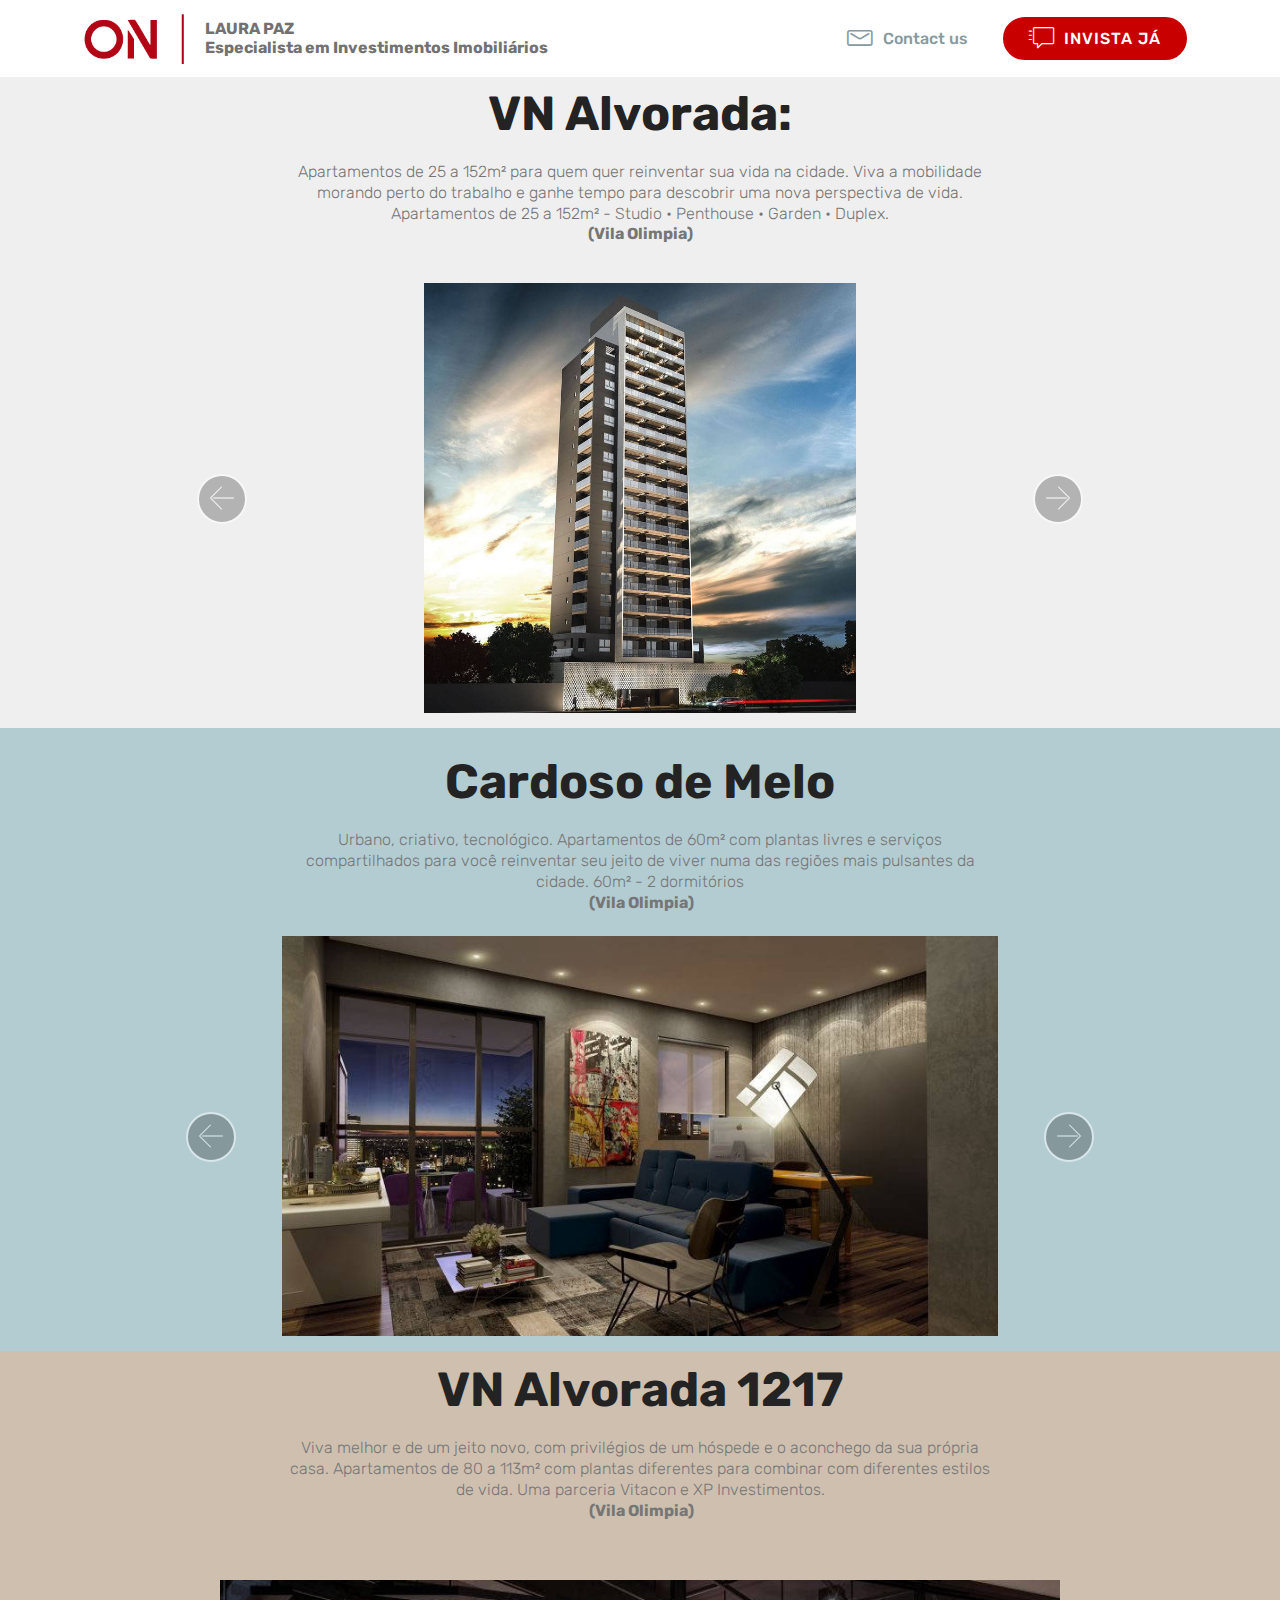
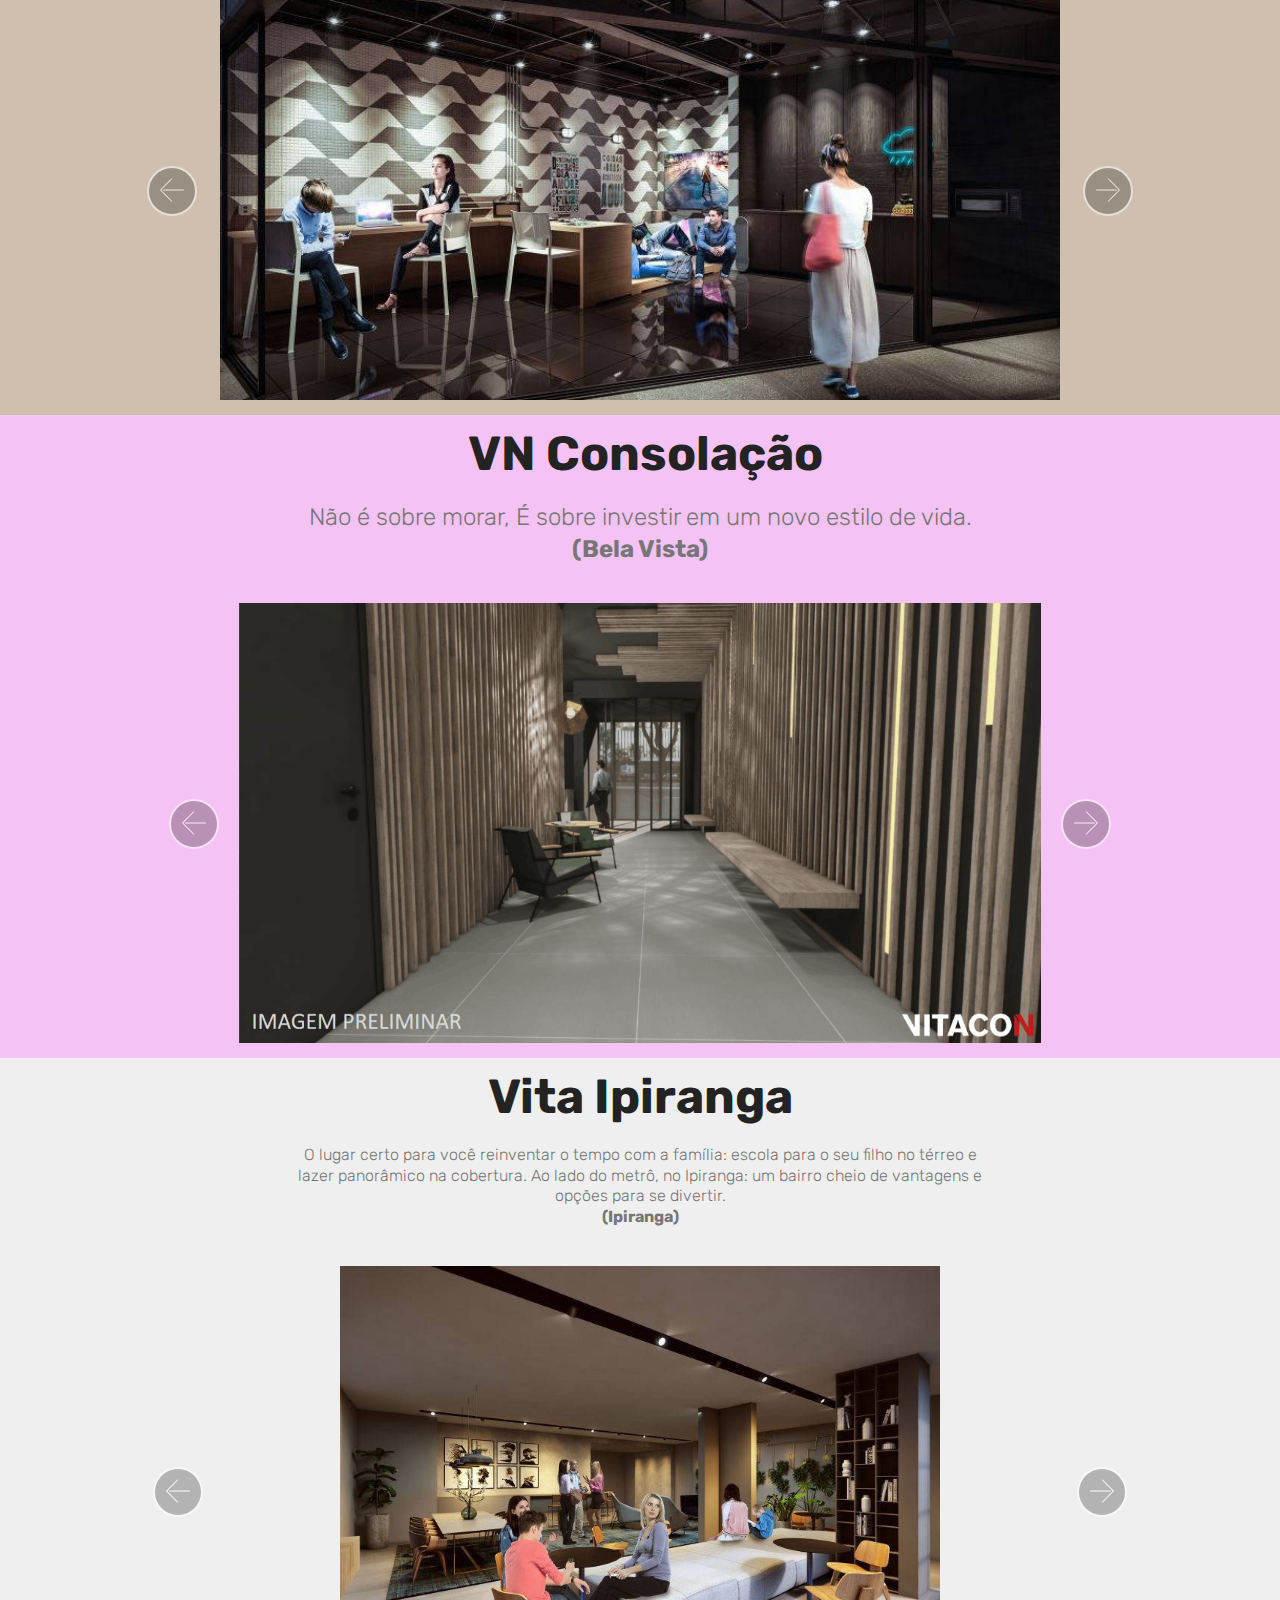
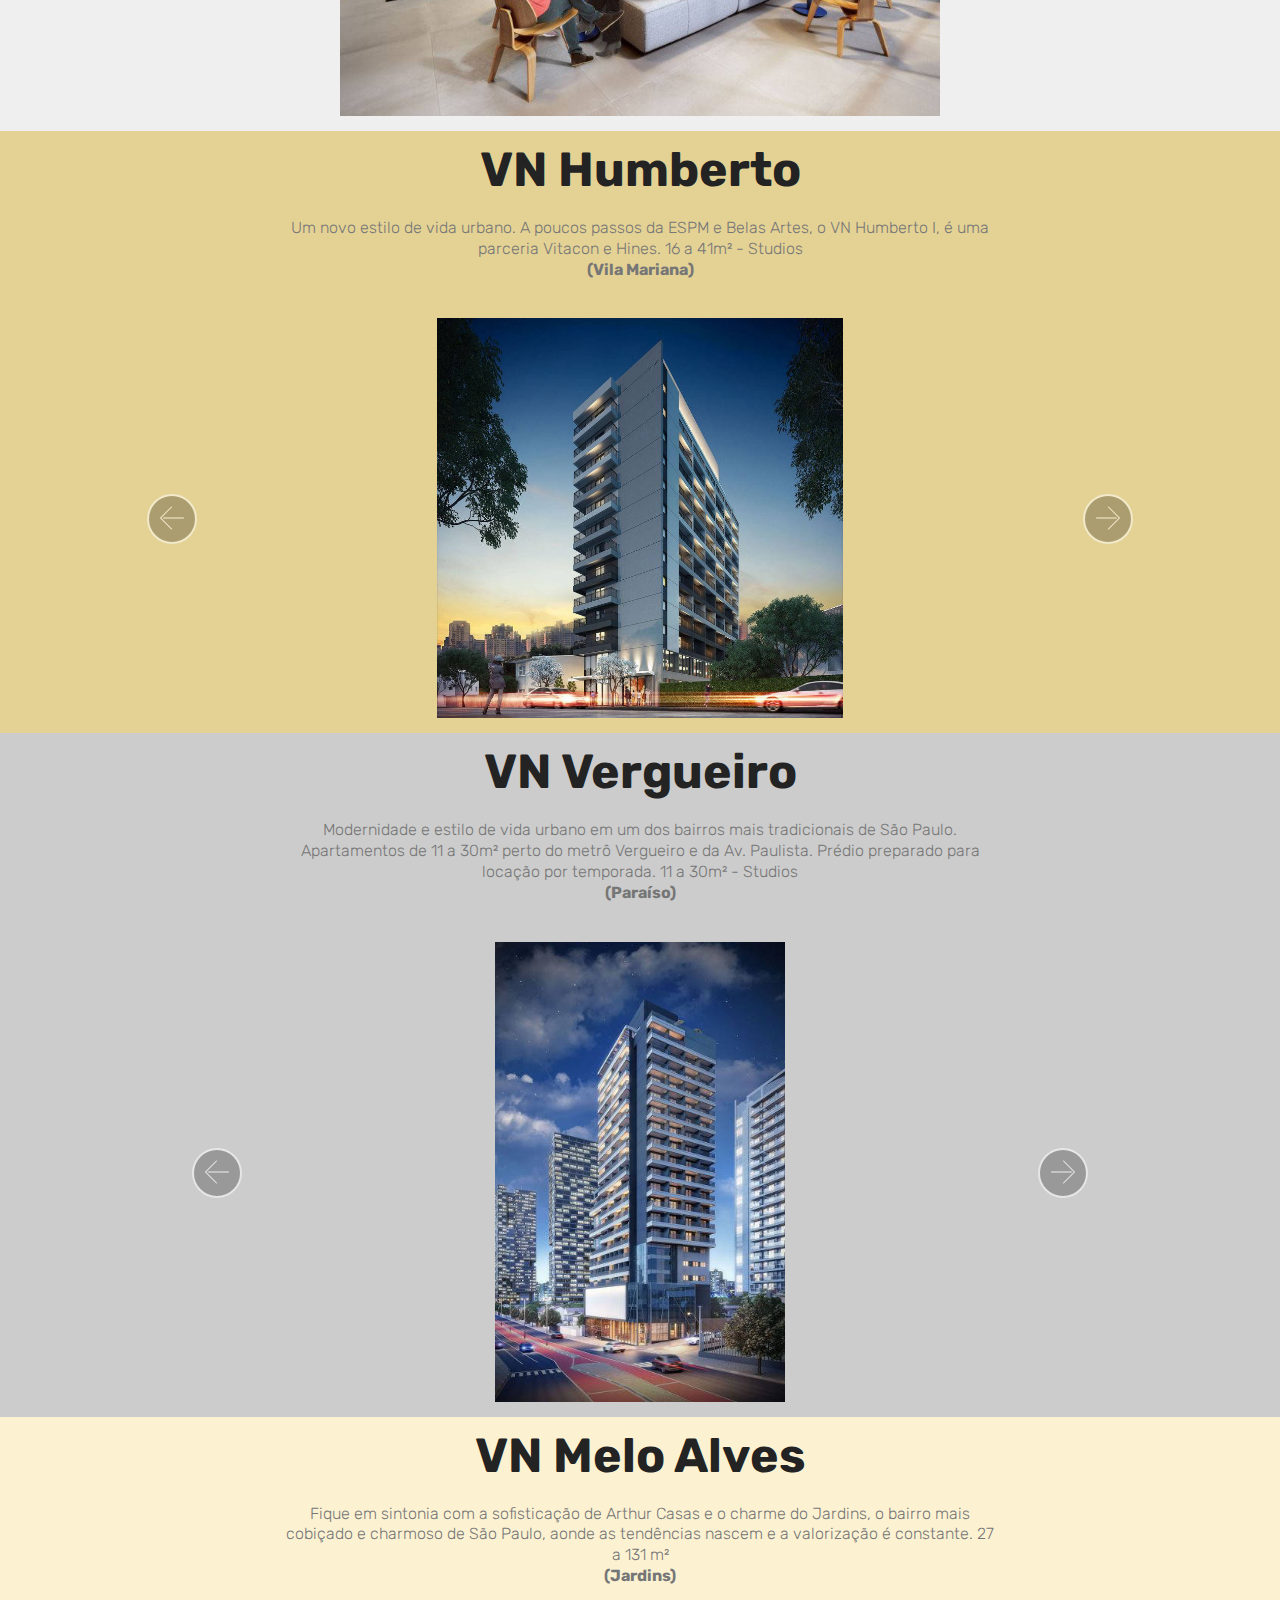
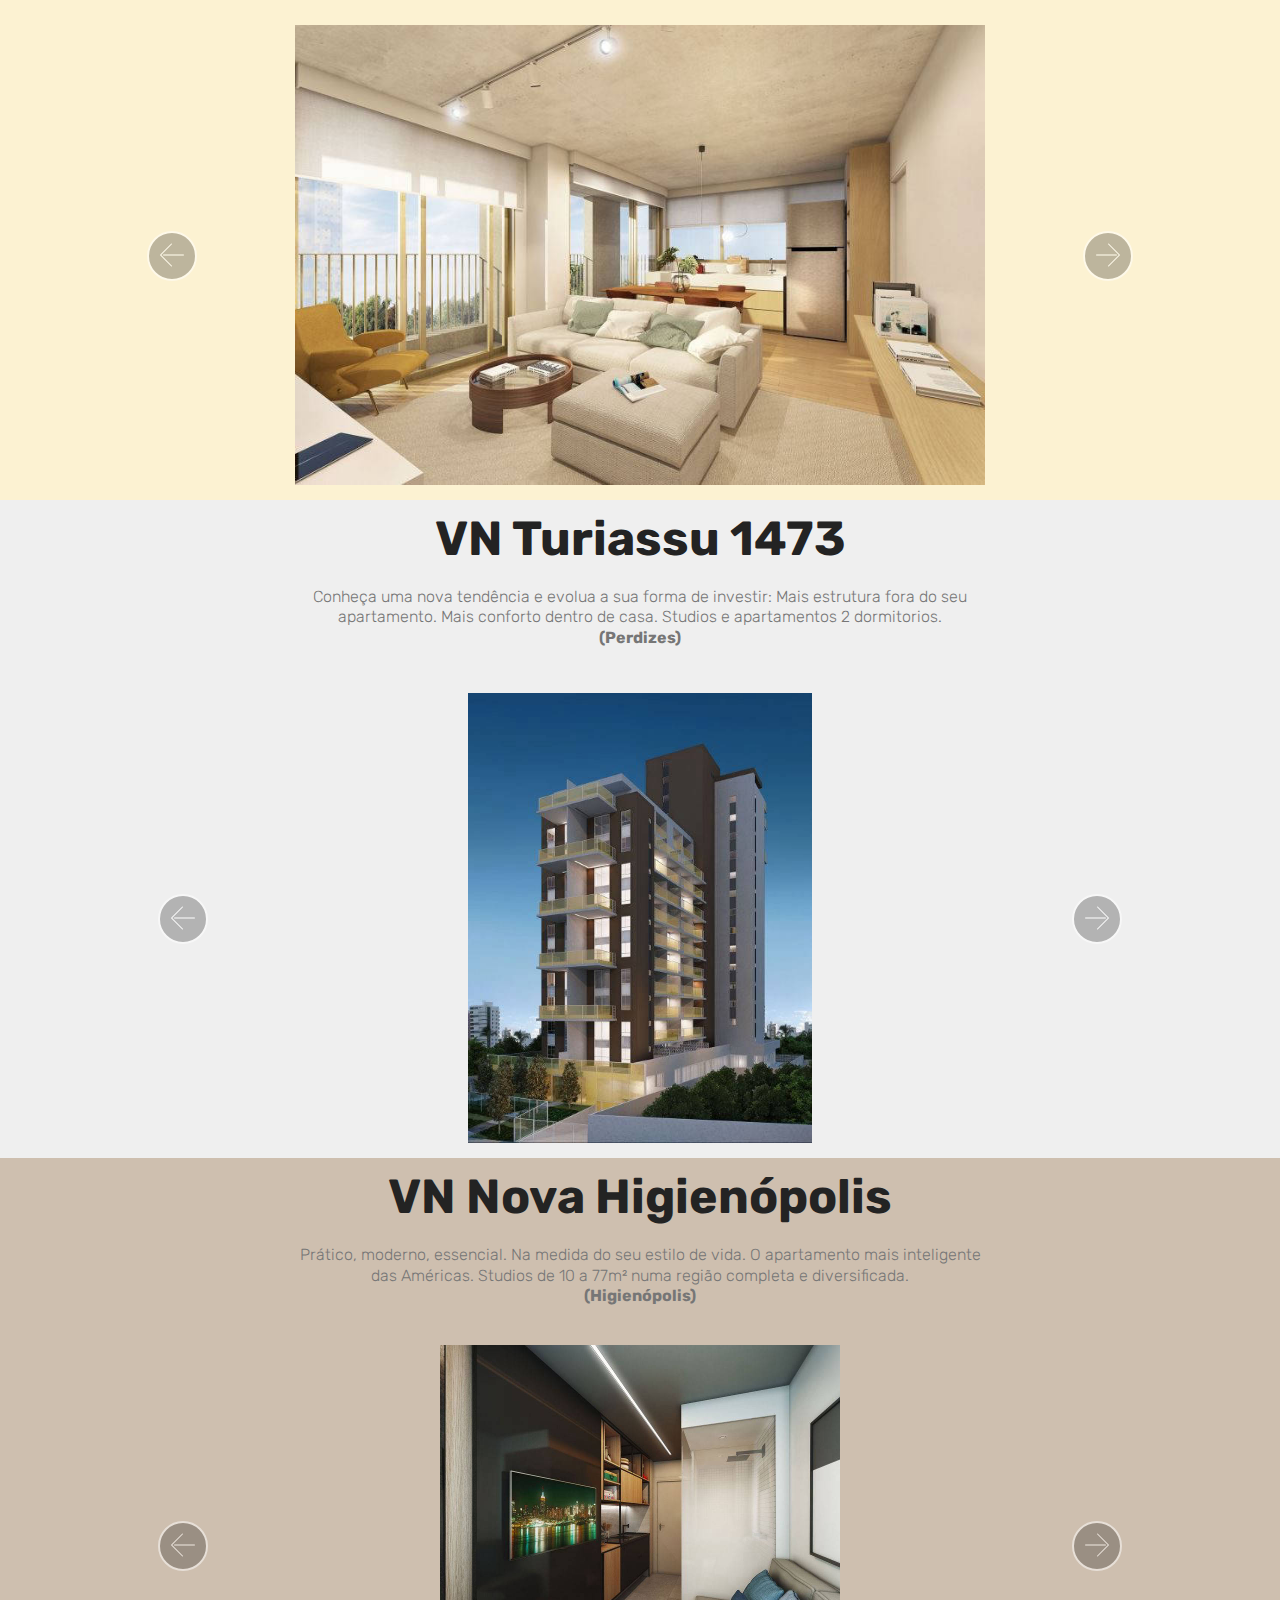
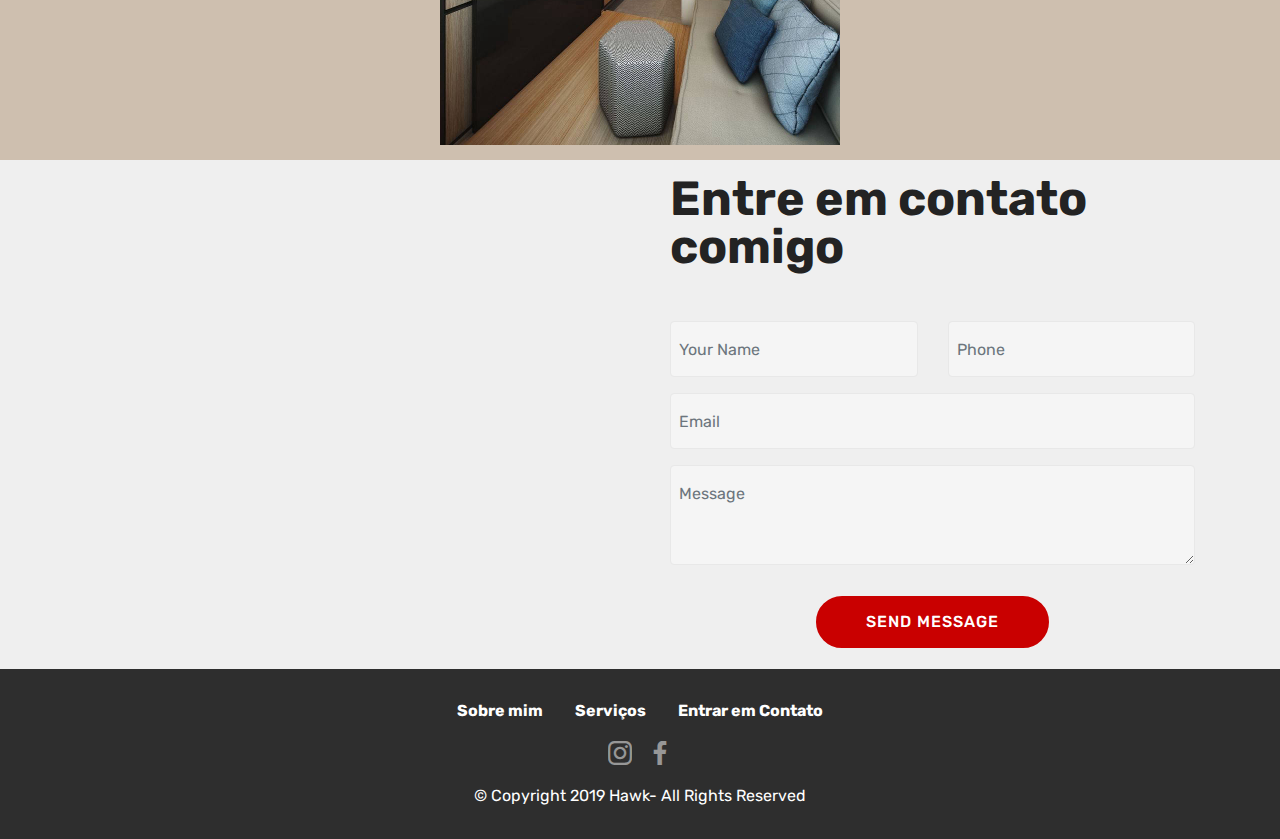
<file: page2.html>
<!DOCTYPE html>
<html  >
<head>
  <!-- Site made with Mobirise Website Builder v4.10.8, https://mobirise.com -->
  <meta charset="UTF-8">
  <meta http-equiv="X-UA-Compatible" content="IE=edge">
  <meta name="generator" content="Mobirise v4.10.8, mobirise.com">
  <meta name="viewport" content="width=device-width, initial-scale=1, minimum-scale=1">
  <link rel="shortcut icon" href="assets/images/on-logo-01-1-181x98.png" type="image/x-icon">
  <meta name="description" content="Web Site Creator Description">
  
  <title>Em Obra</title>
  <link rel="stylesheet" href="assets/web/assets/mobirise-icons-bold/mobirise-icons-bold.css">
  <link rel="stylesheet" href="assets/web/assets/mobirise-icons/mobirise-icons.css">
  <link rel="stylesheet" href="assets/tether/tether.min.css">
  <link rel="stylesheet" href="assets/bootstrap/css/bootstrap.min.css">
  <link rel="stylesheet" href="assets/bootstrap/css/bootstrap-grid.min.css">
  <link rel="stylesheet" href="assets/bootstrap/css/bootstrap-reboot.min.css">
  <link rel="stylesheet" href="assets/dropdown/css/style.css">
  <link rel="stylesheet" href="assets/socicon/css/styles.css">
  <link rel="stylesheet" href="assets/theme/css/style.css">
  <link rel="stylesheet" href="assets/mobirise/css/mbr-additional.css" type="text/css">
  
  
  
</head>
<body>
  <section class="menu cid-qTkzRZLJNu" once="menu" id="menu1-h">

    

    <nav class="navbar navbar-expand beta-menu navbar-dropdown align-items-center navbar-fixed-top navbar-toggleable-sm">
        <button class="navbar-toggler navbar-toggler-right" type="button" data-toggle="collapse" data-target="#navbarSupportedContent" aria-controls="navbarSupportedContent" aria-expanded="false" aria-label="Toggle navigation">
            <div class="hamburger">
                <span></span>
                <span></span>
                <span></span>
                <span></span>
            </div>
        </button>
        <div class="menu-logo">
            <div class="navbar-brand">
                <span class="navbar-logo">
                    
                         <img src="assets/images/on-logo-01-1-181x98.png" alt="Mobirise" title="" style="height: 3.8rem;">
                    
                </span>
                <span class="navbar-caption-wrap"><a class="navbar-caption text-info display-7" href="index.html#image4-8">LAURA PAZ
<br>Especialista em Investimentos Imobiliários</a></span>
            </div>
        </div>
        <div class="collapse navbar-collapse" id="navbarSupportedContent">
            <ul class="navbar-nav nav-dropdown" data-app-modern-menu="true"><li class="nav-item">
                    <a class="nav-link link text-warning display-7" href="index.html#form4-f"><span class="mbrib-letter mbr-iconfont mbr-iconfont-btn"></span>
                        Contact us &nbsp;&nbsp;</a>
                </li></ul>
            <div class="navbar-buttons mbr-section-btn"><a class="btn btn-sm btn-secondary display-4" href="https://wa.me/+55 11 970770618"><span class="mbri-help mbr-iconfont mbr-iconfont-btn"></span>
                    
                    INVISTA JÁ</a></div>
        </div>
    </nav>
</section>

<section class="engine"><a href="https://mobirise.info/x">free css templates</a></section><section class="mbr-section content4 cid-rCfrO0LRHt" id="content4-k">

    

    <div class="container">
        <div class="media-container-row">
            <div class="title col-12 col-md-8">
                <h2 class="align-center pb-3 mbr-fonts-style display-2"><strong>VN Alvorada:</strong></h2>
                <h3 class="mbr-section-subtitle align-center mbr-light mbr-fonts-style display-7">Apartamentos de 25 a 152m² para quem quer reinventar sua vida na cidade. Viva a mobilidade morando perto do trabalho e ganhe tempo para descobrir uma nova perspectiva de vida. Apartamentos de 25 a 152m² - Studio • Penthouse • Garden • Duplex.<br><strong>(Vila Olimpia)</strong></h3>
                
            </div>
        </div>
    </div>
</section>

<section class="carousel slide cid-rCfrORFvuT" data-interval="false" id="slider2-l">

    
    <div class="container content-slider">
        <div class="content-slider-wrap">
            <div><div class="mbr-slider slide carousel" data-pause="true" data-keyboard="false" data-ride="false" data-interval="false"><div class="carousel-inner" role="listbox"><div class="carousel-item slider-fullscreen-image active" data-bg-video-slide="false" style="background-image: url(assets/images/whatsapp-image-2019-09-12-at-21.47.49-800x796.jpg);"><div class="container container-slide"><div class="image_wrapper"><img src="assets/images/whatsapp-image-2019-09-12-at-21.47.49-800x796.jpg"><div class="carousel-caption justify-content-center"><div class="col-10 align-center"></div></div></div></div></div><div class="carousel-item slider-fullscreen-image" data-bg-video-slide="false" style="background-image: url(assets/images/whatsapp-image-2019-09-12-at-21.50.08-800x458.jpg);"><div class="container container-slide"><div class="image_wrapper"><img src="assets/images/whatsapp-image-2019-09-12-at-21.50.08-800x458.jpg"><div class="carousel-caption justify-content-center"><div class="col-10 align-center"></div></div></div></div></div><div class="carousel-item slider-fullscreen-image" data-bg-video-slide="false" style="background-image: url(assets/images/whatsapp-image-2019-09-12-at-21.48.21-800x352.jpg);"><div class="container container-slide"><div class="image_wrapper"><img src="assets/images/whatsapp-image-2019-09-12-at-21.48.21-800x352.jpg"><div class="carousel-caption justify-content-center"><div class="col-10 align-center"></div></div></div></div></div><div class="carousel-item slider-fullscreen-image" data-bg-video-slide="false" style="background-image: url(assets/images/whatsapp-image-2019-09-12-at-21.48.37-800x450.jpg);"><div class="container container-slide"><div class="image_wrapper"><img src="assets/images/whatsapp-image-2019-09-12-at-21.48.37-800x450.jpg"><div class="carousel-caption justify-content-center"><div class="col-10 align-center"></div></div></div></div></div><div class="carousel-item slider-fullscreen-image" data-bg-video-slide="false" style="background-image: url(assets/images/whatsapp-image-2019-09-12-at-21.48.59-800x400.jpg);"><div class="container container-slide"><div class="image_wrapper"><img src="assets/images/whatsapp-image-2019-09-12-at-21.48.59-800x400.jpg"><div class="carousel-caption justify-content-center"><div class="col-10 align-center"></div></div></div></div></div><div class="carousel-item slider-fullscreen-image" data-bg-video-slide="false" style="background-image: url(assets/images/whatsapp-image-2019-09-12-at-21.49.11-800x450.jpg);"><div class="container container-slide"><div class="image_wrapper"><img src="assets/images/whatsapp-image-2019-09-12-at-21.49.11-800x450.jpg"><div class="carousel-caption justify-content-center"><div class="col-10 align-center"></div></div></div></div></div><div class="carousel-item slider-fullscreen-image" data-bg-video-slide="false" style="background-image: url(assets/images/alvorada-1-800x500.jpg);"><div class="container container-slide"><div class="image_wrapper"><img src="assets/images/alvorada-1-800x500.jpg"><div class="carousel-caption justify-content-center"><div class="col-10 align-center"></div></div></div></div></div><div class="carousel-item slider-fullscreen-image" data-bg-video-slide="false" style="background-image: url(assets/images/whatsapp-image-2019-09-12-at-21.49.49-800x450.jpg);"><div class="container container-slide"><div class="image_wrapper"><img src="assets/images/whatsapp-image-2019-09-12-at-21.49.49-800x450.jpg"><div class="carousel-caption justify-content-center"><div class="col-10 align-center"></div></div></div></div></div><div class="carousel-item slider-fullscreen-image" data-bg-video-slide="false" style="background-image: url(assets/images/whatsapp-image-2019-09-12-at-21.50.27-800x200.jpg);"><div class="container container-slide"><div class="image_wrapper"><img src="assets/images/whatsapp-image-2019-09-12-at-21.50.27-800x200.jpg"><div class="carousel-caption justify-content-center"><div class="col-10 align-center"></div></div></div></div></div><div class="carousel-item slider-fullscreen-image" data-bg-video-slide="false" style="background-image: url(assets/images/whatsapp-image-2019-09-12-at-21.50.42-800x400.jpg);"><div class="container container-slide"><div class="image_wrapper"><img src="assets/images/whatsapp-image-2019-09-12-at-21.50.42-800x400.jpg"><div class="carousel-caption justify-content-center"><div class="col-10 align-center"></div></div></div></div></div></div><a data-app-prevent-settings="" class="carousel-control carousel-control-prev" role="button" data-slide="prev" href="#slider2-l"><span aria-hidden="true" class="mbri-left mbr-iconfont"></span><span class="sr-only">Previous</span></a><a data-app-prevent-settings="" class="carousel-control carousel-control-next" role="button" data-slide="next" href="#slider2-l"><span aria-hidden="true" class="mbri-right mbr-iconfont"></span><span class="sr-only">Next</span></a></div></div> 
        </div>
    </div>
</section>

<section class="mbr-section content4 cid-rCfucKCG7Z" id="content4-m">

    

    <div class="container">
        <div class="media-container-row">
            <div class="title col-12 col-md-8">
                <h2 class="align-center pb-3 mbr-fonts-style display-2"><strong>Cardoso de Melo</strong></h2>
                <h3 class="mbr-section-subtitle align-center mbr-light mbr-fonts-style display-7">Urbano, criativo, tecnológico. Apartamentos de 60m² com plantas livres e serviços compartilhados para você reinventar seu jeito de viver numa das regiões mais pulsantes da cidade. 60m² - 2 dormitórios<br><strong>&nbsp;(Vila Olimpia)</strong></h3>
                
            </div>
        </div>
    </div>
</section>

<section class="carousel slide cid-rCfud0gj3B" data-interval="false" id="slider2-n">

    
    <div class="container content-slider">
        <div class="content-slider-wrap">
            <div><div class="mbr-slider slide carousel" data-pause="true" data-keyboard="false" data-ride="false" data-interval="false"><div class="carousel-inner" role="listbox"><div class="carousel-item slider-fullscreen-image" data-bg-video-slide="false" style="background-image: url(assets/images/whatsapp-image-2019-09-13-at-17.52.45-800x749.jpg);"><div class="container container-slide"><div class="image_wrapper"><img src="assets/images/whatsapp-image-2019-09-13-at-17.52.45-800x749.jpg"><div class="carousel-caption justify-content-center"><div class="col-10 align-center"></div></div></div></div></div><div class="carousel-item slider-fullscreen-image" data-bg-video-slide="false" style="background-image: url(assets/images/whatsapp-image-2019-09-13-at-17.53.00-800x468.jpg);"><div class="container container-slide"><div class="image_wrapper"><img src="assets/images/whatsapp-image-2019-09-13-at-17.53.00-800x468.jpg"><div class="carousel-caption justify-content-center"><div class="col-10 align-center"></div></div></div></div></div><div class="carousel-item slider-fullscreen-image" data-bg-video-slide="false" style="background-image: url(assets/images/whatsapp-image-2019-09-13-at-17.53.25-800x524.jpg);"><div class="container container-slide"><div class="image_wrapper"><img src="assets/images/whatsapp-image-2019-09-13-at-17.53.25-800x524.jpg"><div class="carousel-caption justify-content-center"><div class="col-10 align-center"></div></div></div></div></div><div class="carousel-item slider-fullscreen-image" data-bg-video-slide="false" style="background-image: url(assets/images/whatsapp-image-2019-09-13-at-17.53.42-800x398.jpg);"><div class="container container-slide"><div class="image_wrapper"><img src="assets/images/whatsapp-image-2019-09-13-at-17.53.42-800x398.jpg"><div class="carousel-caption justify-content-center"><div class="col-10 align-center"></div></div></div></div></div><div class="carousel-item slider-fullscreen-image" data-bg-video-slide="false" style="background-image: url(assets/images/whatsapp-image-2019-09-13-at-17.54.02-800x523.jpg);"><div class="container container-slide"><div class="image_wrapper"><img src="assets/images/whatsapp-image-2019-09-13-at-17.54.02-800x523.jpg"><div class="carousel-caption justify-content-center"><div class="col-10 align-center"></div></div></div></div></div><div class="carousel-item slider-fullscreen-image active" data-bg-video-slide="false" style="background-image: url(assets/images/whatsapp-image-2019-09-13-at-17.54.16-800x447.jpg);"><div class="container container-slide"><div class="image_wrapper"><img src="assets/images/whatsapp-image-2019-09-13-at-17.54.16-800x447.jpg"><div class="carousel-caption justify-content-center"><div class="col-10 align-center"></div></div></div></div></div><div class="carousel-item slider-fullscreen-image" data-bg-video-slide="false" style="background-image: url(assets/images/whatsapp-image-2019-09-13-at-17.54.28-800x307.jpg);"><div class="container container-slide"><div class="image_wrapper"><img src="assets/images/whatsapp-image-2019-09-13-at-17.54.28-800x307.jpg"><div class="carousel-caption justify-content-center"><div class="col-10 align-center"></div></div></div></div></div><div class="carousel-item slider-fullscreen-image" data-bg-video-slide="false" style="background-image: url(assets/images/whatsapp-image-2019-09-13-at-17.55.00-800x432.jpg);"><div class="container container-slide"><div class="image_wrapper"><img src="assets/images/whatsapp-image-2019-09-13-at-17.55.00-800x432.jpg"><div class="carousel-caption justify-content-center"><div class="col-10 align-center"></div></div></div></div></div><div class="carousel-item slider-fullscreen-image" data-bg-video-slide="false" style="background-image: url(assets/images/whatsapp-image-2019-09-13-at-17.55.18-800x463.jpg);"><div class="container container-slide"><div class="image_wrapper"><img src="assets/images/whatsapp-image-2019-09-13-at-17.55.18-800x463.jpg"><div class="carousel-caption justify-content-center"><div class="col-10 align-center"></div></div></div></div></div><div class="carousel-item slider-fullscreen-image" data-bg-video-slide="false" style="background-image: url(assets/images/whatsapp-image-2019-09-13-at-17.56.05-800x727.jpg);"><div class="container container-slide"><div class="image_wrapper"><img src="assets/images/whatsapp-image-2019-09-13-at-17.56.05-800x727.jpg"><div class="carousel-caption justify-content-center"><div class="col-10 align-center"></div></div></div></div></div></div><a data-app-prevent-settings="" class="carousel-control carousel-control-prev" role="button" data-slide="prev" href="#slider2-n"><span aria-hidden="true" class="mbri-left mbr-iconfont"></span><span class="sr-only">Previous</span></a><a data-app-prevent-settings="" class="carousel-control carousel-control-next" role="button" data-slide="next" href="#slider2-n"><span aria-hidden="true" class="mbri-right mbr-iconfont"></span><span class="sr-only">Next</span></a></div></div> 
        </div>
    </div>
</section>

<section class="mbr-section content4 cid-rCfw3uY3qV" id="content4-o">

    

    <div class="container">
        <div class="media-container-row">
            <div class="title col-12 col-md-8">
                <h2 class="align-center pb-3 mbr-fonts-style display-2"><strong>VN Alvorada 1217</strong></h2>
                <h3 class="mbr-section-subtitle align-center mbr-light mbr-fonts-style display-7">Viva melhor e de um jeito novo, com privilégios de um hóspede e o aconchego da sua própria casa. Apartamentos de 80 a 113m² com plantas diferentes para combinar com diferentes estilos de vida. Uma parceria Vitacon e XP Investimentos.<br><strong>&nbsp;(Vila Olimpia)</strong><div><br></div></h3>
                
            </div>
        </div>
    </div>
</section>

<section class="carousel slide cid-rCfw3LdQKQ" data-interval="false" id="slider2-p">

    
    <div class="container content-slider">
        <div class="content-slider-wrap">
            <div><div class="mbr-slider slide carousel" data-pause="true" data-keyboard="false" data-ride="false" data-interval="false"><div class="carousel-inner" role="listbox"><div class="carousel-item slider-fullscreen-image active" data-bg-video-slide="false" style="background-image: url(assets/images/whatsapp-image-2019-09-12-at-21.54.51-800x400.jpg);"><div class="container container-slide"><div class="image_wrapper"><img src="assets/images/whatsapp-image-2019-09-12-at-21.54.51-800x400.jpg"><div class="carousel-caption justify-content-center"><div class="col-10 align-center"></div></div></div></div></div><div class="carousel-item slider-fullscreen-image" data-bg-video-slide="false" style="background-image: url(assets/images/whatsapp-image-2019-09-12-at-21.55.29-800x400.jpg);"><div class="container container-slide"><div class="image_wrapper"><img src="assets/images/whatsapp-image-2019-09-12-at-21.55.29-800x400.jpg"><div class="carousel-caption justify-content-center"><div class="col-10 align-center"></div></div></div></div></div><div class="carousel-item slider-fullscreen-image" data-bg-video-slide="false" style="background-image: url(assets/images/whatsapp-image-2019-09-12-at-21.55.52-800x400.jpg);"><div class="container container-slide"><div class="image_wrapper"><img src="assets/images/whatsapp-image-2019-09-12-at-21.55.52-800x400.jpg"><div class="carousel-caption justify-content-center"><div class="col-10 align-center"></div></div></div></div></div><div class="carousel-item slider-fullscreen-image" data-bg-video-slide="false" style="background-image: url(assets/images/whatsapp-image-2019-09-12-at-21.56.15-800x400.jpg);"><div class="container container-slide"><div class="image_wrapper"><img src="assets/images/whatsapp-image-2019-09-12-at-21.56.15-800x400.jpg"><div class="carousel-caption justify-content-center"><div class="col-10 align-center"></div></div></div></div></div><div class="carousel-item slider-fullscreen-image" data-bg-video-slide="false" style="background-image: url(assets/images/whatsapp-image-2019-09-12-at-21.56.45-800x400.jpg);"><div class="container container-slide"><div class="image_wrapper"><img src="assets/images/whatsapp-image-2019-09-12-at-21.56.45-800x400.jpg"><div class="carousel-caption justify-content-center"><div class="col-10 align-center"></div></div></div></div></div><div class="carousel-item slider-fullscreen-image" data-bg-video-slide="false" style="background-image: url(assets/images/whatsapp-image-2019-09-12-at-21.58.35-800x395.jpg);"><div class="container container-slide"><div class="image_wrapper"><img src="assets/images/whatsapp-image-2019-09-12-at-21.58.35-800x395.jpg"><div class="carousel-caption justify-content-center"><div class="col-10 align-center"></div></div></div></div></div><div class="carousel-item slider-fullscreen-image" data-bg-video-slide="false" style="background-image: url(assets/images/whatsapp-image-2019-09-13-at-08.40.51-800x450.jpg);"><div class="container container-slide"><div class="image_wrapper"><img src="assets/images/whatsapp-image-2019-09-13-at-08.40.51-800x450.jpg"><div class="carousel-caption justify-content-center"><div class="col-10 align-center"></div></div></div></div></div></div><a data-app-prevent-settings="" class="carousel-control carousel-control-prev" role="button" data-slide="prev" href="#slider2-p"><span aria-hidden="true" class="mbri-left mbr-iconfont"></span><span class="sr-only">Previous</span></a><a data-app-prevent-settings="" class="carousel-control carousel-control-next" role="button" data-slide="next" href="#slider2-p"><span aria-hidden="true" class="mbri-right mbr-iconfont"></span><span class="sr-only">Next</span></a></div></div> 
        </div>
    </div>
</section>

<section class="mbr-section content4 cid-rCfyOwWfwI" id="content4-q">

    

    <div class="container">
        <div class="media-container-row">
            <div class="title col-12 col-md-8">
                <h2 class="align-center pb-3 mbr-fonts-style display-2"><strong>&nbsp;VN Consolação</strong></h2>
                <h3 class="mbr-section-subtitle align-center mbr-light mbr-fonts-style display-5">Não é sobre morar, É sobre investir em um novo estilo de vida.<br><strong>(Bela Vista)</strong></h3>
                
            </div>
        </div>
    </div>
</section>

<section class="carousel slide cid-rCfyOMqmxf" data-interval="false" id="slider2-r">

    
    <div class="container content-slider">
        <div class="content-slider-wrap">
            <div><div class="mbr-slider slide carousel" data-pause="true" data-keyboard="false" data-ride="false" data-interval="false"><div class="carousel-inner" role="listbox"><div class="carousel-item slider-fullscreen-image active" data-bg-video-slide="false" style="background-image: url(assets/images/screenshot-2019-09-16-apresentao-do-powerpoint-book-consolacao-pdf1-1096x601.png);"><div class="container container-slide"><div class="image_wrapper"><img src="assets/images/screenshot-2019-09-16-apresentao-do-powerpoint-book-consolacao-pdf1-1096x601.png"><div class="carousel-caption justify-content-center"><div class="col-10 align-center"></div></div></div></div></div><div class="carousel-item slider-fullscreen-image" data-bg-video-slide="false" style="background-image: url(assets/images/screenshot-2019-09-16-apresentao-do-powerpoint-book-consolacao-pdf2-1063x539.png);"><div class="container container-slide"><div class="image_wrapper"><img src="assets/images/screenshot-2019-09-16-apresentao-do-powerpoint-book-consolacao-pdf2-1063x539.png"><div class="carousel-caption justify-content-center"><div class="col-10 align-center"></div></div></div></div></div><div class="carousel-item slider-fullscreen-image" data-bg-video-slide="false" style="background-image: url(assets/images/screenshot-2019-09-16-apresentao-do-powerpoint-book-consolacao-pdf3-1057x506.png);"><div class="container container-slide"><div class="image_wrapper"><img src="assets/images/screenshot-2019-09-16-apresentao-do-powerpoint-book-consolacao-pdf3-1057x506.png"><div class="carousel-caption justify-content-center"><div class="col-10 align-center"></div></div></div></div></div><div class="carousel-item slider-fullscreen-image" data-bg-video-slide="false" style="background-image: url(assets/images/screenshot-2019-09-16-apresentao-do-powerpoint-book-consolacao-pdf4-1033x511.png);"><div class="container container-slide"><div class="image_wrapper"><img src="assets/images/screenshot-2019-09-16-apresentao-do-powerpoint-book-consolacao-pdf4-1033x511.png"><div class="carousel-caption justify-content-center"><div class="col-10 align-center"></div></div></div></div></div><div class="carousel-item slider-fullscreen-image" data-bg-video-slide="false" style="background-image: url(assets/images/screenshot-2019-09-16-apresentao-do-powerpoint-book-consolacao-pdf-1077x567.png);"><div class="container container-slide"><div class="image_wrapper"><img src="assets/images/screenshot-2019-09-16-apresentao-do-powerpoint-book-consolacao-pdf-1077x567.png"><div class="carousel-caption justify-content-center"><div class="col-10 align-center"></div></div></div></div></div></div><a data-app-prevent-settings="" class="carousel-control carousel-control-prev" role="button" data-slide="prev" href="#slider2-r"><span aria-hidden="true" class="mbri-left mbr-iconfont"></span><span class="sr-only">Previous</span></a><a data-app-prevent-settings="" class="carousel-control carousel-control-next" role="button" data-slide="next" href="#slider2-r"><span aria-hidden="true" class="mbri-right mbr-iconfont"></span><span class="sr-only">Next</span></a></div></div> 
        </div>
    </div>
</section>

<section class="mbr-section content4 cid-rCkSDEoooI" id="content4-18">

    

    <div class="container">
        <div class="media-container-row">
            <div class="title col-12 col-md-8">
                <h2 class="align-center pb-3 mbr-fonts-style display-2"><strong>Vita Ipiranga</strong></h2>
                <h3 class="mbr-section-subtitle align-center mbr-light mbr-fonts-style display-7">O lugar certo para você reinventar o tempo com a família: escola para o seu filho no térreo e lazer panorâmico na cobertura. Ao lado do metrô, no Ipiranga: um bairro cheio de vantagens e opções para se divertir.<br><strong>(Ipiranga)</strong></h3>
                
            </div>
        </div>
    </div>
</section>

<section class="carousel slide cid-rCkSKBKQGo" data-interval="false" id="slider2-19">

    
    <div class="container content-slider">
        <div class="content-slider-wrap">
            <div><div class="mbr-slider slide carousel" data-pause="true" data-keyboard="false" data-ride="false" data-interval="false"><div class="carousel-inner" role="listbox"><div class="carousel-item slider-fullscreen-image active" data-bg-video-slide="false" style="background-image: url(assets/images/whatsapp-image-2019-09-16-at-14.50.591-800x600.jpg);"><div class="container container-slide"><div class="image_wrapper"><img src="assets/images/whatsapp-image-2019-09-16-at-14.50.591-800x600.jpg"><div class="carousel-caption justify-content-center"><div class="col-10 align-center"></div></div></div></div></div><div class="carousel-item slider-fullscreen-image" data-bg-video-slide="false" style="background-image: url(assets/images/whatsapp-image-2019-09-16-at-14.50.592-800x315.jpg);"><div class="container container-slide"><div class="image_wrapper"><img src="assets/images/whatsapp-image-2019-09-16-at-14.50.592-800x315.jpg"><div class="carousel-caption justify-content-center"><div class="col-10 align-center"></div></div></div></div></div><div class="carousel-item slider-fullscreen-image" data-bg-video-slide="false" style="background-image: url(assets/images/whatsapp-image-2019-09-16-at-14.50.59-800x450.jpg);"><div class="container container-slide"><div class="image_wrapper"><img src="assets/images/whatsapp-image-2019-09-16-at-14.50.59-800x450.jpg"><div class="carousel-caption justify-content-center"><div class="col-10 align-center"></div></div></div></div></div><div class="carousel-item slider-fullscreen-image" data-bg-video-slide="false" style="background-image: url(assets/images/whatsapp-image-2019-09-16-at-14.51.00-800x600.jpg);"><div class="container container-slide"><div class="image_wrapper"><img src="assets/images/whatsapp-image-2019-09-16-at-14.51.00-800x600.jpg"><div class="carousel-caption justify-content-center"><div class="col-10 align-center"></div></div></div></div></div><div class="carousel-item slider-fullscreen-image" data-bg-video-slide="false" style="background-image: url(assets/images/whatsapp-image-2019-09-16-at-14.52.03-800x533.jpg);"><div class="container container-slide"><div class="image_wrapper"><img src="assets/images/whatsapp-image-2019-09-16-at-14.52.03-800x533.jpg"><div class="carousel-caption justify-content-center"><div class="col-10 align-center"></div></div></div></div></div><div class="carousel-item slider-fullscreen-image" data-bg-video-slide="false" style="background-image: url(assets/images/whatsapp-image-2019-09-16-at-14.55.20-800x533.jpg);"><div class="container container-slide"><div class="image_wrapper"><img src="assets/images/whatsapp-image-2019-09-16-at-14.55.20-800x533.jpg"><div class="carousel-caption justify-content-center"><div class="col-10 align-center"></div></div></div></div></div><div class="carousel-item slider-fullscreen-image" data-bg-video-slide="false" style="background-image: url(assets/images/whatsapp-image-2019-09-16-at-14.55.40-800x533.jpg);"><div class="container container-slide"><div class="image_wrapper"><img src="assets/images/whatsapp-image-2019-09-16-at-14.55.40-800x533.jpg"><div class="carousel-caption justify-content-center"><div class="col-10 align-center"></div></div></div></div></div><div class="carousel-item slider-fullscreen-image" data-bg-video-slide="false" style="background-image: url(assets/images/whatsapp-image-2019-09-16-at-14.57.37-800x533.jpg);"><div class="container container-slide"><div class="image_wrapper"><img src="assets/images/whatsapp-image-2019-09-16-at-14.57.37-800x533.jpg"><div class="carousel-caption justify-content-center"><div class="col-10 align-center"></div></div></div></div></div><div class="carousel-item slider-fullscreen-image" data-bg-video-slide="false" style="background-image: url(assets/images/whatsapp-image-2019-09-16-at-14.57.381-800x451.jpg);"><div class="container container-slide"><div class="image_wrapper"><img src="assets/images/whatsapp-image-2019-09-16-at-14.57.381-800x451.jpg"><div class="carousel-caption justify-content-center"><div class="col-10 align-center"></div></div></div></div></div><div class="carousel-item slider-fullscreen-image" data-bg-video-slide="false" style="background-image: url(assets/images/whatsapp-image-2019-09-16-at-14.57.382-800x533.jpg);"><div class="container container-slide"><div class="image_wrapper"><img src="assets/images/whatsapp-image-2019-09-16-at-14.57.382-800x533.jpg"><div class="carousel-caption justify-content-center"><div class="col-10 align-center"></div></div></div></div></div><div class="carousel-item slider-fullscreen-image" data-bg-video-slide="false" style="background-image: url(assets/images/whatsapp-image-2019-09-16-at-14.57.383-800x400.jpg);"><div class="container container-slide"><div class="image_wrapper"><img src="assets/images/whatsapp-image-2019-09-16-at-14.57.383-800x400.jpg"><div class="carousel-caption justify-content-center"><div class="col-10 align-center"></div></div></div></div></div><div class="carousel-item slider-fullscreen-image" data-bg-video-slide="false" style="background-image: url(assets/images/whatsapp-image-2019-09-16-at-14.57.384-800x540.jpg);"><div class="container container-slide"><div class="image_wrapper"><img src="assets/images/whatsapp-image-2019-09-16-at-14.57.384-800x540.jpg"><div class="carousel-caption justify-content-center"><div class="col-10 align-center"></div></div></div></div></div><div class="carousel-item slider-fullscreen-image" data-bg-video-slide="false" style="background-image: url(assets/images/whatsapp-image-2019-09-16-at-14.57.38-800x532.jpg);"><div class="container container-slide"><div class="image_wrapper"><img src="assets/images/whatsapp-image-2019-09-16-at-14.57.38-800x532.jpg"><div class="carousel-caption justify-content-center"><div class="col-10 align-center"></div></div></div></div></div><div class="carousel-item slider-fullscreen-image" data-bg-video-slide="false" style="background-image: url(assets/images/whatsapp-image-2019-09-16-at-14.51.49-545x600.jpg);"><div class="container container-slide"><div class="image_wrapper"><img src="assets/images/whatsapp-image-2019-09-16-at-14.51.49-545x600.jpg"><div class="carousel-caption justify-content-center"><div class="col-10 align-center"></div></div></div></div></div><div class="carousel-item slider-fullscreen-image" data-bg-video-slide="false" style="background-image: url(assets/images/whatsapp-image-2019-09-16-at-14.51.27-490x600.jpg);"><div class="container container-slide"><div class="image_wrapper"><img src="assets/images/whatsapp-image-2019-09-16-at-14.51.27-490x600.jpg"><div class="carousel-caption justify-content-center"><div class="col-10 align-center"></div></div></div></div></div></div><a data-app-prevent-settings="" class="carousel-control carousel-control-prev" role="button" data-slide="prev" href="#slider2-19"><span aria-hidden="true" class="mbri-left mbr-iconfont"></span><span class="sr-only">Previous</span></a><a data-app-prevent-settings="" class="carousel-control carousel-control-next" role="button" data-slide="next" href="#slider2-19"><span aria-hidden="true" class="mbri-right mbr-iconfont"></span><span class="sr-only">Next</span></a></div></div> 
        </div>
    </div>
</section>

<section class="mbr-section content4 cid-rCkUQdoF6G" id="content4-1a">

    

    <div class="container">
        <div class="media-container-row">
            <div class="title col-12 col-md-8">
                <h2 class="align-center pb-3 mbr-fonts-style display-2"><strong>VN Humberto</strong></h2>
                <h3 class="mbr-section-subtitle align-center mbr-light mbr-fonts-style display-7">Um novo estilo de vida urbano. A poucos passos da ESPM e Belas Artes, o VN Humberto I, é uma parceria Vitacon e Hines. 16 a 41m² - Studios<br><strong>(Vila Mariana)</strong></h3>
                
            </div>
        </div>
    </div>
</section>

<section class="carousel slide cid-rCkUQJSihE" data-interval="false" id="slider2-1b">

    
    <div class="container content-slider">
        <div class="content-slider-wrap">
            <div><div class="mbr-slider slide carousel" data-pause="true" data-keyboard="false" data-ride="false" data-interval="false"><div class="carousel-inner" role="listbox"><div class="carousel-item slider-fullscreen-image active" data-bg-video-slide="false" style="background-image: url(assets/images/whatsapp-image-2019-09-16-at-15.01.38-800x787.jpg);"><div class="container container-slide"><div class="image_wrapper"><img src="assets/images/whatsapp-image-2019-09-16-at-15.01.38-800x787.jpg"><div class="carousel-caption justify-content-center"><div class="col-10 align-center"></div></div></div></div></div><div class="carousel-item slider-fullscreen-image" data-bg-video-slide="false" style="background-image: url(assets/images/whatsapp-image-2019-09-16-at-15.01.51-800x352.jpg);"><div class="container container-slide"><div class="image_wrapper"><img src="assets/images/whatsapp-image-2019-09-16-at-15.01.51-800x352.jpg"><div class="carousel-caption justify-content-center"><div class="col-10 align-center"></div></div></div></div></div><div class="carousel-item slider-fullscreen-image" data-bg-video-slide="false" style="background-image: url(assets/images/whatsapp-image-2019-09-16-at-15.02.07-800x620.jpg);"><div class="container container-slide"><div class="image_wrapper"><img src="assets/images/whatsapp-image-2019-09-16-at-15.02.07-800x620.jpg"><div class="carousel-caption justify-content-center"><div class="col-10 align-center"></div></div></div></div></div><div class="carousel-item slider-fullscreen-image" data-bg-video-slide="false" style="background-image: url(assets/images/whatsapp-image-2019-09-16-at-15.02.211-800x533.jpg);"><div class="container container-slide"><div class="image_wrapper"><img src="assets/images/whatsapp-image-2019-09-16-at-15.02.211-800x533.jpg"><div class="carousel-caption justify-content-center"><div class="col-10 align-center"></div></div></div></div></div><div class="carousel-item slider-fullscreen-image" data-bg-video-slide="false" style="background-image: url(assets/images/whatsapp-image-2019-09-16-at-15.02.21-800x533.jpg);"><div class="container container-slide"><div class="image_wrapper"><img src="assets/images/whatsapp-image-2019-09-16-at-15.02.21-800x533.jpg"><div class="carousel-caption justify-content-center"><div class="col-10 align-center"></div></div></div></div></div><div class="carousel-item slider-fullscreen-image" data-bg-video-slide="false" style="background-image: url(assets/images/whatsapp-image-2019-09-16-at-15.02.32-800x586.jpg);"><div class="container container-slide"><div class="image_wrapper"><img src="assets/images/whatsapp-image-2019-09-16-at-15.02.32-800x586.jpg"><div class="carousel-caption justify-content-center"><div class="col-10 align-center"></div></div></div></div></div><div class="carousel-item slider-fullscreen-image" data-bg-video-slide="false" style="background-image: url(assets/images/whatsapp-image-2019-09-16-at-15.02.48-800x394.jpg);"><div class="container container-slide"><div class="image_wrapper"><img src="assets/images/whatsapp-image-2019-09-16-at-15.02.48-800x394.jpg"><div class="carousel-caption justify-content-center"><div class="col-10 align-center"></div></div></div></div></div><div class="carousel-item slider-fullscreen-image" data-bg-video-slide="false" style="background-image: url(assets/images/whatsapp-image-2019-09-16-at-15.03.02-800x565.jpg);"><div class="container container-slide"><div class="image_wrapper"><img src="assets/images/whatsapp-image-2019-09-16-at-15.03.02-800x565.jpg"><div class="carousel-caption justify-content-center"><div class="col-10 align-center"></div></div></div></div></div><div class="carousel-item slider-fullscreen-image" data-bg-video-slide="false" style="background-image: url(assets/images/whatsapp-image-2019-09-16-at-15.03.16-800x384.jpg);"><div class="container container-slide"><div class="image_wrapper"><img src="assets/images/whatsapp-image-2019-09-16-at-15.03.16-800x384.jpg"><div class="carousel-caption justify-content-center"><div class="col-10 align-center"></div></div></div></div></div><div class="carousel-item slider-fullscreen-image" data-bg-video-slide="false" style="background-image: url(assets/images/whatsapp-image-2019-09-16-at-15.03.28-800x532.jpg);"><div class="container container-slide"><div class="image_wrapper"><img src="assets/images/whatsapp-image-2019-09-16-at-15.03.28-800x532.jpg"><div class="carousel-caption justify-content-center"><div class="col-10 align-center"></div></div></div></div></div><div class="carousel-item slider-fullscreen-image" data-bg-video-slide="false" style="background-image: url(assets/images/whatsapp-image-2019-09-16-at-15.03.44-800x504.jpg);"><div class="container container-slide"><div class="image_wrapper"><img src="assets/images/whatsapp-image-2019-09-16-at-15.03.44-800x504.jpg"><div class="carousel-caption justify-content-center"><div class="col-10 align-center"></div></div></div></div></div><div class="carousel-item slider-fullscreen-image" data-bg-video-slide="false" style="background-image: url(assets/images/whatsapp-image-2019-09-16-at-15.04.08-800x604.jpg);"><div class="container container-slide"><div class="image_wrapper"><img src="assets/images/whatsapp-image-2019-09-16-at-15.04.08-800x604.jpg"><div class="carousel-caption justify-content-center"><div class="col-10 align-center"></div></div></div></div></div><div class="carousel-item slider-fullscreen-image" data-bg-video-slide="false" style="background-image: url(assets/images/whatsapp-image-2019-09-16-at-15.04.23-800x676.jpg);"><div class="container container-slide"><div class="image_wrapper"><img src="assets/images/whatsapp-image-2019-09-16-at-15.04.23-800x676.jpg"><div class="carousel-caption justify-content-center"><div class="col-10 align-center"></div></div></div></div></div><div class="carousel-item slider-fullscreen-image" data-bg-video-slide="false" style="background-image: url(assets/images/whatsapp-image-2019-09-16-at-15.04.51-800x443.jpg);"><div class="container container-slide"><div class="image_wrapper"><img src="assets/images/whatsapp-image-2019-09-16-at-15.04.51-800x443.jpg"><div class="carousel-caption justify-content-center"><div class="col-10 align-center"></div></div></div></div></div><div class="carousel-item slider-fullscreen-image" data-bg-video-slide="false" style="background-image: url(assets/images/whatsapp-image-2019-09-16-at-15.05.48-800x600.jpg);"><div class="container container-slide"><div class="image_wrapper"><img src="assets/images/whatsapp-image-2019-09-16-at-15.05.48-800x600.jpg"><div class="carousel-caption justify-content-center"><div class="col-10 align-center"></div></div></div></div></div><div class="carousel-item slider-fullscreen-image" data-bg-video-slide="false" style="background-image: url(assets/images/whatsapp-image-2019-09-16-at-15.06.23-800x508.jpg);"><div class="container container-slide"><div class="image_wrapper"><img src="assets/images/whatsapp-image-2019-09-16-at-15.06.23-800x508.jpg"><div class="carousel-caption justify-content-center"><div class="col-10 align-center"></div></div></div></div></div><div class="carousel-item slider-fullscreen-image" data-bg-video-slide="false" style="background-image: url(assets/images/whatsapp-image-2019-09-16-at-15.06.33-800x508.jpg);"><div class="container container-slide"><div class="image_wrapper"><img src="assets/images/whatsapp-image-2019-09-16-at-15.06.33-800x508.jpg"><div class="carousel-caption justify-content-center"><div class="col-10 align-center"></div></div></div></div></div><div class="carousel-item slider-fullscreen-image" data-bg-video-slide="false" style="background-image: url(assets/images/whatsapp-image-2019-09-16-at-15.06.51-800x508.jpg);"><div class="container container-slide"><div class="image_wrapper"><img src="assets/images/whatsapp-image-2019-09-16-at-15.06.51-800x508.jpg"><div class="carousel-caption justify-content-center"><div class="col-10 align-center"></div></div></div></div></div><div class="carousel-item slider-fullscreen-image" data-bg-video-slide="false" style="background-image: url(assets/images/whatsapp-image-2019-09-16-at-15.07.02-800x450.jpg);"><div class="container container-slide"><div class="image_wrapper"><img src="assets/images/whatsapp-image-2019-09-16-at-15.07.02-800x450.jpg"><div class="carousel-caption justify-content-center"><div class="col-10 align-center"></div></div></div></div></div></div><a data-app-prevent-settings="" class="carousel-control carousel-control-prev" role="button" data-slide="prev" href="#slider2-1b"><span aria-hidden="true" class="mbri-left mbr-iconfont"></span><span class="sr-only">Previous</span></a><a data-app-prevent-settings="" class="carousel-control carousel-control-next" role="button" data-slide="next" href="#slider2-1b"><span aria-hidden="true" class="mbri-right mbr-iconfont"></span><span class="sr-only">Next</span></a></div></div> 
        </div>
    </div>
</section>

<section class="mbr-section content4 cid-rCm3BJiqZb" id="content4-1c">

    

    <div class="container">
        <div class="media-container-row">
            <div class="title col-12 col-md-8">
                <h2 class="align-center pb-3 mbr-fonts-style display-2"><strong>VN Vergueiro</strong></h2>
                <h3 class="mbr-section-subtitle align-center mbr-light mbr-fonts-style display-7">Modernidade e estilo de vida urbano em um dos bairros mais tradicionais de São Paulo. Apartamentos de 11 a 30m² perto do metrô Vergueiro e da Av. Paulista. Prédio preparado para locação por temporada. 11 a 30m² - Studios<br><strong>(Paraíso)</strong></h3>
                
            </div>
        </div>
    </div>
</section>

<section class="carousel slide cid-rCm3CwKpMp" data-interval="false" id="slider2-1d">

    
    <div class="container content-slider">
        <div class="content-slider-wrap">
            <div><div class="mbr-slider slide carousel" data-pause="true" data-keyboard="false" data-ride="false" data-interval="false"><div class="carousel-inner" role="listbox"><div class="carousel-item slider-fullscreen-image active" data-bg-video-slide="false" style="background-image: url(assets/images/whatsapp-image-2019-09-16-at-15.08.33-377x600.jpg);"><div class="container container-slide"><div class="image_wrapper"><img src="assets/images/whatsapp-image-2019-09-16-at-15.08.33-377x600.jpg"><div class="carousel-caption justify-content-center"><div class="col-10 align-center"></div></div></div></div></div><div class="carousel-item slider-fullscreen-image" data-bg-video-slide="false" style="background-image: url(assets/images/whatsapp-image-2019-09-16-at-15.08.49-800x450.jpg);"><div class="container container-slide"><div class="image_wrapper"><img src="assets/images/whatsapp-image-2019-09-16-at-15.08.49-800x450.jpg"><div class="carousel-caption justify-content-center"><div class="col-10 align-center"></div></div></div></div></div><div class="carousel-item slider-fullscreen-image" data-bg-video-slide="false" style="background-image: url(assets/images/whatsapp-image-2019-09-16-at-15.08.58-800x800.jpg);"><div class="container container-slide"><div class="image_wrapper"><img src="assets/images/whatsapp-image-2019-09-16-at-15.08.58-800x800.jpg"><div class="carousel-caption justify-content-center"><div class="col-10 align-center"></div></div></div></div></div><div class="carousel-item slider-fullscreen-image" data-bg-video-slide="false" style="background-image: url(assets/images/whatsapp-image-2019-09-16-at-15.09.09-800x450.jpg);"><div class="container container-slide"><div class="image_wrapper"><img src="assets/images/whatsapp-image-2019-09-16-at-15.09.09-800x450.jpg"><div class="carousel-caption justify-content-center"><div class="col-10 align-center"></div></div></div></div></div><div class="carousel-item slider-fullscreen-image" data-bg-video-slide="false" style="background-image: url(assets/images/whatsapp-image-2019-09-16-at-15.09.19-800x640.jpg);"><div class="container container-slide"><div class="image_wrapper"><img src="assets/images/whatsapp-image-2019-09-16-at-15.09.19-800x640.jpg"><div class="carousel-caption justify-content-center"><div class="col-10 align-center"></div></div></div></div></div><div class="carousel-item slider-fullscreen-image" data-bg-video-slide="false" style="background-image: url(assets/images/whatsapp-image-2019-09-16-at-15.09.30-800x619.jpg);"><div class="container container-slide"><div class="image_wrapper"><img src="assets/images/whatsapp-image-2019-09-16-at-15.09.30-800x619.jpg"><div class="carousel-caption justify-content-center"><div class="col-10 align-center"></div></div></div></div></div><div class="carousel-item slider-fullscreen-image" data-bg-video-slide="false" style="background-image: url(assets/images/whatsapp-image-2019-09-16-at-15.09.41-800x618.jpg);"><div class="container container-slide"><div class="image_wrapper"><img src="assets/images/whatsapp-image-2019-09-16-at-15.09.41-800x618.jpg"><div class="carousel-caption justify-content-center"><div class="col-10 align-center"></div></div></div></div></div><div class="carousel-item slider-fullscreen-image" data-bg-video-slide="false" style="background-image: url(assets/images/whatsapp-image-2019-09-16-at-15.09.52-800x800.jpg);"><div class="container container-slide"><div class="image_wrapper"><img src="assets/images/whatsapp-image-2019-09-16-at-15.09.52-800x800.jpg"><div class="carousel-caption justify-content-center"><div class="col-10 align-center"></div></div></div></div></div><div class="carousel-item slider-fullscreen-image" data-bg-video-slide="false" style="background-image: url(assets/images/whatsapp-image-2019-09-16-at-15.10.03-800x500.jpg);"><div class="container container-slide"><div class="image_wrapper"><img src="assets/images/whatsapp-image-2019-09-16-at-15.10.03-800x500.jpg"><div class="carousel-caption justify-content-center"><div class="col-10 align-center"></div></div></div></div></div><div class="carousel-item slider-fullscreen-image" data-bg-video-slide="false" style="background-image: url(assets/images/whatsapp-image-2019-09-16-at-15.10.16-800x507.jpg);"><div class="container container-slide"><div class="image_wrapper"><img src="assets/images/whatsapp-image-2019-09-16-at-15.10.16-800x507.jpg"><div class="carousel-caption justify-content-center"><div class="col-10 align-center"></div></div></div></div></div><div class="carousel-item slider-fullscreen-image" data-bg-video-slide="false" style="background-image: url(assets/images/whatsapp-image-2019-09-16-at-15.10.38-800x800.jpg);"><div class="container container-slide"><div class="image_wrapper"><img src="assets/images/whatsapp-image-2019-09-16-at-15.10.38-800x800.jpg"><div class="carousel-caption justify-content-center"><div class="col-10 align-center"></div></div></div></div></div><div class="carousel-item slider-fullscreen-image" data-bg-video-slide="false" style="background-image: url(assets/images/whatsapp-image-2019-09-16-at-15.10.49-800x450.jpg);"><div class="container container-slide"><div class="image_wrapper"><img src="assets/images/whatsapp-image-2019-09-16-at-15.10.49-800x450.jpg"><div class="carousel-caption justify-content-center"><div class="col-10 align-center"></div></div></div></div></div><div class="carousel-item slider-fullscreen-image" data-bg-video-slide="false" style="background-image: url(assets/images/whatsapp-image-2019-09-16-at-15.11.15-450x600.jpg);"><div class="container container-slide"><div class="image_wrapper"><img src="assets/images/whatsapp-image-2019-09-16-at-15.11.15-450x600.jpg"><div class="carousel-caption justify-content-center"><div class="col-10 align-center"></div></div></div></div></div><div class="carousel-item slider-fullscreen-image" data-bg-video-slide="false" style="background-image: url(assets/images/whatsapp-image-2019-09-16-at-15.11.30-800x600.jpg);"><div class="container container-slide"><div class="image_wrapper"><img src="assets/images/whatsapp-image-2019-09-16-at-15.11.30-800x600.jpg"><div class="carousel-caption justify-content-center"><div class="col-10 align-center"></div></div></div></div></div><div class="carousel-item slider-fullscreen-image" data-bg-video-slide="false" style="background-image: url(assets/images/whatsapp-image-2019-09-16-at-15.11.44-800x508.jpg);"><div class="container container-slide"><div class="image_wrapper"><img src="assets/images/whatsapp-image-2019-09-16-at-15.11.44-800x508.jpg"><div class="carousel-caption justify-content-center"><div class="col-10 align-center"></div></div></div></div></div><div class="carousel-item slider-fullscreen-image" data-bg-video-slide="false" style="background-image: url(assets/images/whatsapp-image-2019-09-16-at-15.12.01-800x508.jpg);"><div class="container container-slide"><div class="image_wrapper"><img src="assets/images/whatsapp-image-2019-09-16-at-15.12.01-800x508.jpg"><div class="carousel-caption justify-content-center"><div class="col-10 align-center"></div></div></div></div></div><div class="carousel-item slider-fullscreen-image" data-bg-video-slide="false" style="background-image: url(assets/images/whatsapp-image-2019-09-16-at-15.12.14-800x508.jpg);"><div class="container container-slide"><div class="image_wrapper"><img src="assets/images/whatsapp-image-2019-09-16-at-15.12.14-800x508.jpg"><div class="carousel-caption justify-content-center"><div class="col-10 align-center"></div></div></div></div></div><div class="carousel-item slider-fullscreen-image" data-bg-video-slide="false" style="background-image: url(assets/images/whatsapp-image-2019-09-16-at-15.12.29-800x508.jpg);"><div class="container container-slide"><div class="image_wrapper"><img src="assets/images/whatsapp-image-2019-09-16-at-15.12.29-800x508.jpg"><div class="carousel-caption justify-content-center"><div class="col-10 align-center"></div></div></div></div></div><div class="carousel-item slider-fullscreen-image" data-bg-video-slide="false" style="background-image: url(assets/images/whatsapp-image-2019-09-16-at-15.12.47-800x508.jpg);"><div class="container container-slide"><div class="image_wrapper"><img src="assets/images/whatsapp-image-2019-09-16-at-15.12.47-800x508.jpg"><div class="carousel-caption justify-content-center"><div class="col-10 align-center"></div></div></div></div></div><div class="carousel-item slider-fullscreen-image" data-bg-video-slide="false" style="background-image: url(assets/images/whatsapp-image-2019-09-16-at-15.13.04-800x508.jpg);"><div class="container container-slide"><div class="image_wrapper"><img src="assets/images/whatsapp-image-2019-09-16-at-15.13.04-800x508.jpg"><div class="carousel-caption justify-content-center"><div class="col-10 align-center"></div></div></div></div></div></div><a data-app-prevent-settings="" class="carousel-control carousel-control-prev" role="button" data-slide="prev" href="#slider2-1d"><span aria-hidden="true" class="mbri-left mbr-iconfont"></span><span class="sr-only">Previous</span></a><a data-app-prevent-settings="" class="carousel-control carousel-control-next" role="button" data-slide="next" href="#slider2-1d"><span aria-hidden="true" class="mbri-right mbr-iconfont"></span><span class="sr-only">Next</span></a></div></div> 
        </div>
    </div>
</section>

<section class="mbr-section content4 cid-rCqqq1gE9D" id="content4-f">

    

    <div class="container">
        <div class="media-container-row">
            <div class="title col-12 col-md-8">
                <h2 class="align-center pb-3 mbr-fonts-style display-2"><strong>VN Melo Alves</strong></h2>
                <h3 class="mbr-section-subtitle align-center mbr-light mbr-fonts-style display-7">Fique em sintonia com a sofisticação de Arthur Casas e o charme do Jardins, o bairro mais cobiçado e charmoso de São Paulo, aonde as tendências nascem e a valorização é constante. 27 a 131 m²<br><strong>(Jardins)</strong></h3>
                
            </div>
        </div>
    </div>
</section>

<section class="carousel slide cid-rCqqqlOb1V" data-interval="false" id="slider2-g">

    
    <div class="container content-slider">
        <div class="content-slider-wrap">
            <div><div class="mbr-slider slide carousel" data-pause="true" data-keyboard="false" data-ride="false" data-interval="false"><div class="carousel-inner" role="listbox"><div class="carousel-item slider-fullscreen-image active" data-bg-video-slide="false" style="background-image: url(assets/images/whatsapp-image-2019-09-16-at-15.26.50-800x533.jpg);"><div class="container container-slide"><div class="image_wrapper"><img src="assets/images/whatsapp-image-2019-09-16-at-15.26.50-800x533.jpg"><div class="carousel-caption justify-content-center"><div class="col-10 align-center"></div></div></div></div></div><div class="carousel-item slider-fullscreen-image" data-bg-video-slide="false" style="background-image: url(assets/images/whatsapp-image-2019-09-16-at-15.15.09-800x500.jpg);"><div class="container container-slide"><div class="image_wrapper"><img src="assets/images/whatsapp-image-2019-09-16-at-15.15.09-800x500.jpg"><div class="carousel-caption justify-content-center"><div class="col-10 align-center"></div></div></div></div></div><div class="carousel-item slider-fullscreen-image" data-bg-video-slide="false" style="background-image: url(assets/images/whatsapp-image-2019-09-16-at-15.15.25-800x600.jpg);"><div class="container container-slide"><div class="image_wrapper"><img src="assets/images/whatsapp-image-2019-09-16-at-15.15.25-800x600.jpg"><div class="carousel-caption justify-content-center"><div class="col-10 align-center"></div></div></div></div></div><div class="carousel-item slider-fullscreen-image" data-bg-video-slide="false" style="background-image: url(assets/images/whatsapp-image-2019-09-16-at-15.15.37-800x533.jpg);"><div class="container container-slide"><div class="image_wrapper"><img src="assets/images/whatsapp-image-2019-09-16-at-15.15.37-800x533.jpg"><div class="carousel-caption justify-content-center"><div class="col-10 align-center"></div></div></div></div></div><div class="carousel-item slider-fullscreen-image" data-bg-video-slide="false" style="background-image: url(assets/images/whatsapp-image-2019-09-16-at-15.15.47-800x500.jpg);"><div class="container container-slide"><div class="image_wrapper"><img src="assets/images/whatsapp-image-2019-09-16-at-15.15.47-800x500.jpg"><div class="carousel-caption justify-content-center"><div class="col-10 align-center"></div></div></div></div></div><div class="carousel-item slider-fullscreen-image" data-bg-video-slide="false" style="background-image: url(assets/images/whatsapp-image-2019-09-16-at-15.15.56-800x500.jpg);"><div class="container container-slide"><div class="image_wrapper"><img src="assets/images/whatsapp-image-2019-09-16-at-15.15.56-800x500.jpg"><div class="carousel-caption justify-content-center"><div class="col-10 align-center"></div></div></div></div></div><div class="carousel-item slider-fullscreen-image" data-bg-video-slide="false" style="background-image: url(assets/images/whatsapp-image-2019-09-16-at-15.16.06-800x444.jpg);"><div class="container container-slide"><div class="image_wrapper"><img src="assets/images/whatsapp-image-2019-09-16-at-15.16.06-800x444.jpg"><div class="carousel-caption justify-content-center"><div class="col-10 align-center"></div></div></div></div></div><div class="carousel-item slider-fullscreen-image" data-bg-video-slide="false" style="background-image: url(assets/images/whatsapp-image-2019-09-16-at-15.16.16-800x500.jpg);"><div class="container container-slide"><div class="image_wrapper"><img src="assets/images/whatsapp-image-2019-09-16-at-15.16.16-800x500.jpg"><div class="carousel-caption justify-content-center"><div class="col-10 align-center"></div></div></div></div></div><div class="carousel-item slider-fullscreen-image" data-bg-video-slide="false" style="background-image: url(assets/images/whatsapp-image-2019-09-16-at-15.17.08-800x333.jpg);"><div class="container container-slide"><div class="image_wrapper"><img src="assets/images/whatsapp-image-2019-09-16-at-15.17.08-800x333.jpg"><div class="carousel-caption justify-content-center"><div class="col-10 align-center"></div></div></div></div></div><div class="carousel-item slider-fullscreen-image" data-bg-video-slide="false" style="background-image: url(assets/images/whatsapp-image-2019-09-16-at-15.26.34-800x533.jpg);"><div class="container container-slide"><div class="image_wrapper"><img src="assets/images/whatsapp-image-2019-09-16-at-15.26.34-800x533.jpg"><div class="carousel-caption justify-content-center"><div class="col-10 align-center"></div></div></div></div></div><div class="carousel-item slider-fullscreen-image" data-bg-video-slide="false" style="background-image: url(assets/images/whatsapp-image-2019-09-16-at-15.26.50-800x533.jpg);"><div class="container container-slide"><div class="image_wrapper"><img src="assets/images/whatsapp-image-2019-09-16-at-15.26.50-800x533.jpg"><div class="carousel-caption justify-content-center"><div class="col-10 align-center"></div></div></div></div></div></div><a data-app-prevent-settings="" class="carousel-control carousel-control-prev" role="button" data-slide="prev" href="#slider2-g"><span aria-hidden="true" class="mbri-left mbr-iconfont"></span><span class="sr-only">Previous</span></a><a data-app-prevent-settings="" class="carousel-control carousel-control-next" role="button" data-slide="next" href="#slider2-g"><span aria-hidden="true" class="mbri-right mbr-iconfont"></span><span class="sr-only">Next</span></a></div></div> 
        </div>
    </div>
</section>

<section class="mbr-section content4 cid-rCqrXv5pPn" id="content4-h">

    

    <div class="container">
        <div class="media-container-row">
            <div class="title col-12 col-md-8">
                <h2 class="align-center pb-3 mbr-fonts-style display-2"><strong>VN Turiassu 1473</strong></h2>
                <h3 class="mbr-section-subtitle align-center mbr-light mbr-fonts-style display-7">Conheça uma nova tendência e evolua a sua forma de investir: Mais estrutura fora do seu apartamento. Mais conforto dentro de casa. Studios e apartamentos 2 dormitorios.<br><strong>(Perdizes)</strong><div><br></div></h3>
                
            </div>
        </div>
    </div>
</section>

<section class="carousel slide cid-rCqrXLek5c" data-interval="false" id="slider2-i">

    
    <div class="container content-slider">
        <div class="content-slider-wrap">
            <div><div class="mbr-slider slide carousel" data-pause="true" data-keyboard="false" data-ride="false" data-interval="false"><div class="carousel-inner" role="listbox"><div class="carousel-item slider-fullscreen-image active" data-bg-video-slide="false" style="background-image: url(assets/images/whatsapp-image-2019-09-16-at-15.32.42-459x600.jpg);"><div class="container container-slide"><div class="image_wrapper"><img src="assets/images/whatsapp-image-2019-09-16-at-15.32.42-459x600.jpg"><div class="carousel-caption justify-content-center"><div class="col-10 align-center"></div></div></div></div></div><div class="carousel-item slider-fullscreen-image" data-bg-video-slide="false" style="background-image: url(assets/images/whatsapp-image-2019-09-16-at-15.32.58-387x290.jpg);"><div class="container container-slide"><div class="image_wrapper"><img src="assets/images/whatsapp-image-2019-09-16-at-15.32.58-387x290.jpg"><div class="carousel-caption justify-content-center"><div class="col-10 align-center"></div></div></div></div></div><div class="carousel-item slider-fullscreen-image" data-bg-video-slide="false" style="background-image: url(assets/images/whatsapp-image-2019-09-16-at-15.33.10-387x229.jpg);"><div class="container container-slide"><div class="image_wrapper"><img src="assets/images/whatsapp-image-2019-09-16-at-15.33.10-387x229.jpg"><div class="carousel-caption justify-content-center"><div class="col-10 align-center"></div></div></div></div></div><div class="carousel-item slider-fullscreen-image" data-bg-video-slide="false" style="background-image: url(assets/images/whatsapp-image-2019-09-16-at-15.33.25-800x500.jpg);"><div class="container container-slide"><div class="image_wrapper"><img src="assets/images/whatsapp-image-2019-09-16-at-15.33.25-800x500.jpg"><div class="carousel-caption justify-content-center"><div class="col-10 align-center"></div></div></div></div></div><div class="carousel-item slider-fullscreen-image" data-bg-video-slide="false" style="background-image: url(assets/images/whatsapp-image-2019-09-16-at-15.33.38-800x667.jpg);"><div class="container container-slide"><div class="image_wrapper"><img src="assets/images/whatsapp-image-2019-09-16-at-15.33.38-800x667.jpg"><div class="carousel-caption justify-content-center"><div class="col-10 align-center"></div></div></div></div></div><div class="carousel-item slider-fullscreen-image" data-bg-video-slide="false" style="background-image: url(assets/images/whatsapp-image-2019-09-16-at-15.33.46-800x792.jpg);"><div class="container container-slide"><div class="image_wrapper"><img src="assets/images/whatsapp-image-2019-09-16-at-15.33.46-800x792.jpg"><div class="carousel-caption justify-content-center"><div class="col-10 align-center"></div></div></div></div></div><div class="carousel-item slider-fullscreen-image" data-bg-video-slide="false" style="background-image: url(assets/images/whatsapp-image-2019-09-16-at-15.33.57-800x600.jpg);"><div class="container container-slide"><div class="image_wrapper"><img src="assets/images/whatsapp-image-2019-09-16-at-15.33.57-800x600.jpg"><div class="carousel-caption justify-content-center"><div class="col-10 align-center"></div></div></div></div></div><div class="carousel-item slider-fullscreen-image" data-bg-video-slide="false" style="background-image: url(assets/images/whatsapp-image-2019-09-16-at-15.34.11-800x500.jpg);"><div class="container container-slide"><div class="image_wrapper"><img src="assets/images/whatsapp-image-2019-09-16-at-15.34.11-800x500.jpg"><div class="carousel-caption justify-content-center"><div class="col-10 align-center"></div></div></div></div></div><div class="carousel-item slider-fullscreen-image" data-bg-video-slide="false" style="background-image: url(assets/images/whatsapp-image-2019-09-16-at-15.34.24-800x475.jpg);"><div class="container container-slide"><div class="image_wrapper"><img src="assets/images/whatsapp-image-2019-09-16-at-15.34.24-800x475.jpg"><div class="carousel-caption justify-content-center"><div class="col-10 align-center"></div></div></div></div></div><div class="carousel-item slider-fullscreen-image" data-bg-video-slide="false" style="background-image: url(assets/images/whatsapp-image-2019-09-16-at-15.34.37-800x600.jpg);"><div class="container container-slide"><div class="image_wrapper"><img src="assets/images/whatsapp-image-2019-09-16-at-15.34.37-800x600.jpg"><div class="carousel-caption justify-content-center"><div class="col-10 align-center"></div></div></div></div></div><div class="carousel-item slider-fullscreen-image" data-bg-video-slide="false" style="background-image: url(assets/images/whatsapp-image-2019-09-16-at-15.36.31-800x600.jpg);"><div class="container container-slide"><div class="image_wrapper"><img src="assets/images/whatsapp-image-2019-09-16-at-15.36.31-800x600.jpg"><div class="carousel-caption justify-content-center"><div class="col-10 align-center"></div></div></div></div></div><div class="carousel-item slider-fullscreen-image" data-bg-video-slide="false" style="background-image: url(assets/images/whatsapp-image-2019-09-16-at-15.36.56-800x421.jpg);"><div class="container container-slide"><div class="image_wrapper"><img src="assets/images/whatsapp-image-2019-09-16-at-15.36.56-800x421.jpg"><div class="carousel-caption justify-content-center"><div class="col-10 align-center"></div></div></div></div></div><div class="carousel-item slider-fullscreen-image" data-bg-video-slide="false" style="background-image: url(assets/images/whatsapp-image-2019-09-16-at-15.37.07-800x666.jpg);"><div class="container container-slide"><div class="image_wrapper"><img src="assets/images/whatsapp-image-2019-09-16-at-15.37.07-800x666.jpg"><div class="carousel-caption justify-content-center"><div class="col-10 align-center"></div></div></div></div></div><div class="carousel-item slider-fullscreen-image" data-bg-video-slide="false" style="background-image: url(assets/images/whatsapp-image-2019-09-16-at-15.37.16-800x457.jpg);"><div class="container container-slide"><div class="image_wrapper"><img src="assets/images/whatsapp-image-2019-09-16-at-15.37.16-800x457.jpg"><div class="carousel-caption justify-content-center"><div class="col-10 align-center"></div></div></div></div></div><div class="carousel-item slider-fullscreen-image" data-bg-video-slide="false" style="background-image: url(assets/images/whatsapp-image-2019-09-16-at-15.37.29-800x471.jpg);"><div class="container container-slide"><div class="image_wrapper"><img src="assets/images/whatsapp-image-2019-09-16-at-15.37.29-800x471.jpg"><div class="carousel-caption justify-content-center"><div class="col-10 align-center"></div></div></div></div></div></div><a data-app-prevent-settings="" class="carousel-control carousel-control-prev" role="button" data-slide="prev" href="#slider2-i"><span aria-hidden="true" class="mbri-left mbr-iconfont"></span><span class="sr-only">Previous</span></a><a data-app-prevent-settings="" class="carousel-control carousel-control-next" role="button" data-slide="next" href="#slider2-i"><span aria-hidden="true" class="mbri-right mbr-iconfont"></span><span class="sr-only">Next</span></a></div></div> 
        </div>
    </div>
</section>

<section class="mbr-section content4 cid-rCqsJZUorw" id="content4-j">

    

    <div class="container">
        <div class="media-container-row">
            <div class="title col-12 col-md-8">
                <h2 class="align-center pb-3 mbr-fonts-style display-2"><strong>VN Nova Higienópolis</strong></h2>
                <h3 class="mbr-section-subtitle align-center mbr-light mbr-fonts-style display-7">Prático, moderno, essencial. Na medida do seu estilo de vida. O apartamento mais inteligente das Américas. Studios de 10 a 77m² numa região completa e diversificada.<br><strong>(Higienópolis)</strong></h3>
                
            </div>
        </div>
    </div>
</section>

<section class="carousel slide cid-rCqsKim3jG" data-interval="false" id="slider2-k">

    
    <div class="container content-slider">
        <div class="content-slider-wrap">
            <div><div class="mbr-slider slide carousel" data-pause="true" data-keyboard="false" data-ride="false" data-interval="false"><div class="carousel-inner" role="listbox"><div class="carousel-item slider-fullscreen-image active" data-bg-video-slide="false" style="background-image: url(assets/images/whatsapp-image-2019-09-16-at-16.13.25-800x800.jpg);"><div class="container container-slide"><div class="image_wrapper"><img src="assets/images/whatsapp-image-2019-09-16-at-16.13.25-800x800.jpg"><div class="carousel-caption justify-content-center"><div class="col-10 align-center"></div></div></div></div></div><div class="carousel-item slider-fullscreen-image" data-bg-video-slide="false" style="background-image: url(assets/images/whatsapp-image-2019-09-16-at-16.13.45-800x533.jpg);"><div class="container container-slide"><div class="image_wrapper"><img src="assets/images/whatsapp-image-2019-09-16-at-16.13.45-800x533.jpg"><div class="carousel-caption justify-content-center"><div class="col-10 align-center"></div></div></div></div></div><div class="carousel-item slider-fullscreen-image" data-bg-video-slide="false" style="background-image: url(assets/images/whatsapp-image-2019-09-16-at-16.14.29-800x451.jpg);"><div class="container container-slide"><div class="image_wrapper"><img src="assets/images/whatsapp-image-2019-09-16-at-16.14.29-800x451.jpg"><div class="carousel-caption justify-content-center"><div class="col-10 align-center"></div></div></div></div></div><div class="carousel-item slider-fullscreen-image" data-bg-video-slide="false" style="background-image: url(assets/images/whatsapp-image-2019-09-16-at-16.17.11-800x372.jpg);"><div class="container container-slide"><div class="image_wrapper"><img src="assets/images/whatsapp-image-2019-09-16-at-16.17.11-800x372.jpg"><div class="carousel-caption justify-content-center"><div class="col-10 align-center"></div></div></div></div></div><div class="carousel-item slider-fullscreen-image" data-bg-video-slide="false" style="background-image: url(assets/images/whatsapp-image-2019-09-16-at-16.17.20-800x533.jpg);"><div class="container container-slide"><div class="image_wrapper"><img src="assets/images/whatsapp-image-2019-09-16-at-16.17.20-800x533.jpg"><div class="carousel-caption justify-content-center"><div class="col-10 align-center"></div></div></div></div></div><div class="carousel-item slider-fullscreen-image" data-bg-video-slide="false" style="background-image: url(assets/images/whatsapp-image-2019-09-16-at-16.17.30-800x533.jpg);"><div class="container container-slide"><div class="image_wrapper"><img src="assets/images/whatsapp-image-2019-09-16-at-16.17.30-800x533.jpg"><div class="carousel-caption justify-content-center"><div class="col-10 align-center"></div></div></div></div></div><div class="carousel-item slider-fullscreen-image" data-bg-video-slide="false" style="background-image: url(assets/images/whatsapp-image-2019-09-16-at-16.17.41-800x533.jpg);"><div class="container container-slide"><div class="image_wrapper"><img src="assets/images/whatsapp-image-2019-09-16-at-16.17.41-800x533.jpg"><div class="carousel-caption justify-content-center"><div class="col-10 align-center"></div></div></div></div></div><div class="carousel-item slider-fullscreen-image" data-bg-video-slide="false" style="background-image: url(assets/images/whatsapp-image-2019-09-16-at-16.17.49-800x450.jpg);"><div class="container container-slide"><div class="image_wrapper"><img src="assets/images/whatsapp-image-2019-09-16-at-16.17.49-800x450.jpg"><div class="carousel-caption justify-content-center"><div class="col-10 align-center"></div></div></div></div></div><div class="carousel-item slider-fullscreen-image" data-bg-video-slide="false" style="background-image: url(assets/images/whatsapp-image-2019-09-16-at-16.18.01-800x533.jpg);"><div class="container container-slide"><div class="image_wrapper"><img src="assets/images/whatsapp-image-2019-09-16-at-16.18.01-800x533.jpg"><div class="carousel-caption justify-content-center"><div class="col-10 align-center"></div></div></div></div></div><div class="carousel-item slider-fullscreen-image" data-bg-video-slide="false" style="background-image: url(assets/images/whatsapp-image-2019-09-16-at-16.18.09-800x533.jpg);"><div class="container container-slide"><div class="image_wrapper"><img src="assets/images/whatsapp-image-2019-09-16-at-16.18.09-800x533.jpg"><div class="carousel-caption justify-content-center"><div class="col-10 align-center"></div></div></div></div></div><div class="carousel-item slider-fullscreen-image" data-bg-video-slide="false" style="background-image: url(assets/images/whatsapp-image-2019-09-16-at-16.18.22-800x800.jpg);"><div class="container container-slide"><div class="image_wrapper"><img src="assets/images/whatsapp-image-2019-09-16-at-16.18.22-800x800.jpg"><div class="carousel-caption justify-content-center"><div class="col-10 align-center"></div></div></div></div></div></div><a data-app-prevent-settings="" class="carousel-control carousel-control-prev" role="button" data-slide="prev" href="#slider2-k"><span aria-hidden="true" class="mbri-left mbr-iconfont"></span><span class="sr-only">Previous</span></a><a data-app-prevent-settings="" class="carousel-control carousel-control-next" role="button" data-slide="next" href="#slider2-k"><span aria-hidden="true" class="mbri-right mbr-iconfont"></span><span class="sr-only">Next</span></a></div></div> 
        </div>
    </div>
</section>

<section class="mbr-section form4 cid-rD5XTmm2Th mbr-parallax-background" id="form4-j">

    

    <div class="mbr-overlay" style="opacity: 0.5; background-color: rgb(239, 239, 239);">
    </div>
    <div class="container">
        <div class="row">
            <div class="col-md-6">
                <div class="google-map"><iframe frameborder="0" style="border:0" src="https://www.google.com/maps/embed?pb=!1m18!1m12!1m3!1d3656.982699358671!2d-46.66234641492592!3d-23.56906483201651!2m3!1f0!2f0!3f0!3m2!1i1024!2i768!4f13.1!3m3!1m2!1s0x94ce59c52638bf57%3A0x15dbcf68fdeb7ca7!2sAlameda%20Lorena%2C%20718%20-%20Jardim%20Paulista%2C%20S%C3%A3o%20Paulo%20-%20SP%2C%2001407-200%2C%20Brasil!5e0!3m2!1ses-419!2sar!4v1569423327143!5m2!1ses-419!2sar" allowfullscreen=""></iframe></div>
            </div>
            <div class="col-md-6">
                <h2 class="pb-3 align-left mbr-fonts-style display-2"><strong>Entre em contato comigo</strong></h2>
                <div>
                    <div class="icon-block pb-3 align-left">
                        
                        
                    </div>
                    
                </div>
                <div data-form-type="formoid">
                    <!---Formbuilder Form--->
                    <form action="https://mobirise.com/" method="POST" class="mbr-form form-with-styler" data-form-title="Mobirise Form"><input type="hidden" name="email" data-form-email="true" value="WH5Ia+pyRv/PihGx+yyiG6Si/1fH3I2tl6uiYnXghDFom3IC1wI4f+KD54owJEW9IwdtM2pLq0UyoCfHtEkX9UaQC6qXHCFNoIn/qEhRb4VMd5TcLJV/035uktv7KyUc">
                        <div class="row">
                            <div hidden="hidden" data-form-alert="" class="alert alert-success col-12">Obrigado pela informação, entrarei em contato com você</div>
                            <div hidden="hidden" data-form-alert-danger="" class="alert alert-danger col-12">
                            </div>
                        </div>
                        <div class="dragArea row">
                            <div class="col-md-6  form-group" data-for="name">
                                <input type="text" name="name" placeholder="Your Name" data-form-field="Name" required="required" class="form-control input display-7" id="name-form4-j">
                            </div>
                            <div class="col-md-6  form-group" data-for="phone">
                                <input type="text" name="phone" placeholder="Phone" data-form-field="Phone" required="required" class="form-control input display-7" id="phone-form4-j">
                            </div>
                            <div data-for="email" class="col-md-12  form-group">
                                <input type="text" name="email" placeholder="Email" data-form-field="Email" class="form-control input display-7" required="required" id="email-form4-j">
                            </div>
                            <div data-for="message" class="col-md-12  form-group">
                                <textarea name="message" placeholder="Message" data-form-field="Message" class="form-control input display-7" id="message-form4-j"></textarea>
                            </div>
                            <div class="col-md-12 input-group-btn  mt-2 align-center"><button type="submit" class="btn btn-form btn-secondary display-4" href="mailto:Laurapaz102@hotmail.com">SEND MESSAGE</button></div>
                        </div>
                    </form><!---Formbuilder Form--->
                </div>
            </div>
        </div>
    </div>
</section>

<section once="footers" class="cid-rBY0RJIL1m" id="footer7-16">

    

    

    <div class="container">
        <div class="media-container-row align-center mbr-white">
            <div class="row row-links">
                <ul class="foot-menu">
                    
                    
                    
                    
                    
                <li class="foot-menu-item mbr-fonts-style display-7"><a href="index.html#testimonials3-18" class="text-white"><strong>Sobre mim</strong></a></li><li class="foot-menu-item mbr-fonts-style display-7"><a href="index.html#features8-4" class="text-white"><strong>Serviços</strong></a></li><li class="foot-menu-item mbr-fonts-style display-7"><a href="index.html#header15-e" class="text-white"><strong>Entrar em Contato</strong></a></li></ul>
            </div>
            <div class="row social-row">
                <div class="social-list align-right pb-2">
                    
                    
                    
                    
                    
                    
                <div class="soc-item">
                        <a href="https://www.instagram.com/laurapaz.vitacon/" target="_blank">
                            <span class="mbr-iconfont mbr-iconfont-social socicon-instagram socicon"></span>
                        </a>
                    </div><div class="soc-item">
                        <a href="https://www.facebook.com/Laurapazvitacon-109435423791434/" target="_blank">
                            <span class="mbr-iconfont mbr-iconfont-social socicon-facebook socicon"></span>
                        </a>
                    </div></div>
            </div>
            <div class="row row-copirayt">
                <p class="mbr-text mb-0 mbr-fonts-style mbr-white align-center display-7">
                    © Copyright 2019 Hawk- All Rights Reserved
                </p>
            </div>
        </div>
    </div>
</section>


  <script src="assets/web/assets/jquery/jquery.min.js"></script>
  <script src="assets/tether/tether.min.js"></script>
  <script src="assets/popper/popper.min.js"></script>
  <script src="assets/bootstrap/js/bootstrap.min.js"></script>
  <script src="assets/vimeoplayer/jquery.mb.vimeo_player.js"></script>
  <script src="assets/ytplayer/jquery.mb.ytplayer.min.js"></script>
  <script src="assets/bootstrapcarouselswipe/bootstrap-carousel-swipe.js"></script>
  <script src="assets/dropdown/js/nav-dropdown.js"></script>
  <script src="assets/dropdown/js/navbar-dropdown.js"></script>
  <script src="assets/touchswipe/jquery.touch-swipe.min.js"></script>
  <script src="assets/parallax/jarallax.min.js"></script>
  <script src="assets/smoothscroll/smooth-scroll.js"></script>
  <script src="assets/theme/js/script.js"></script>
  <script src="assets/formoid/formoid.min.js"></script>
  <script src="assets/slidervideo/script.js"></script>
  
  
</body>
</html>
</file>
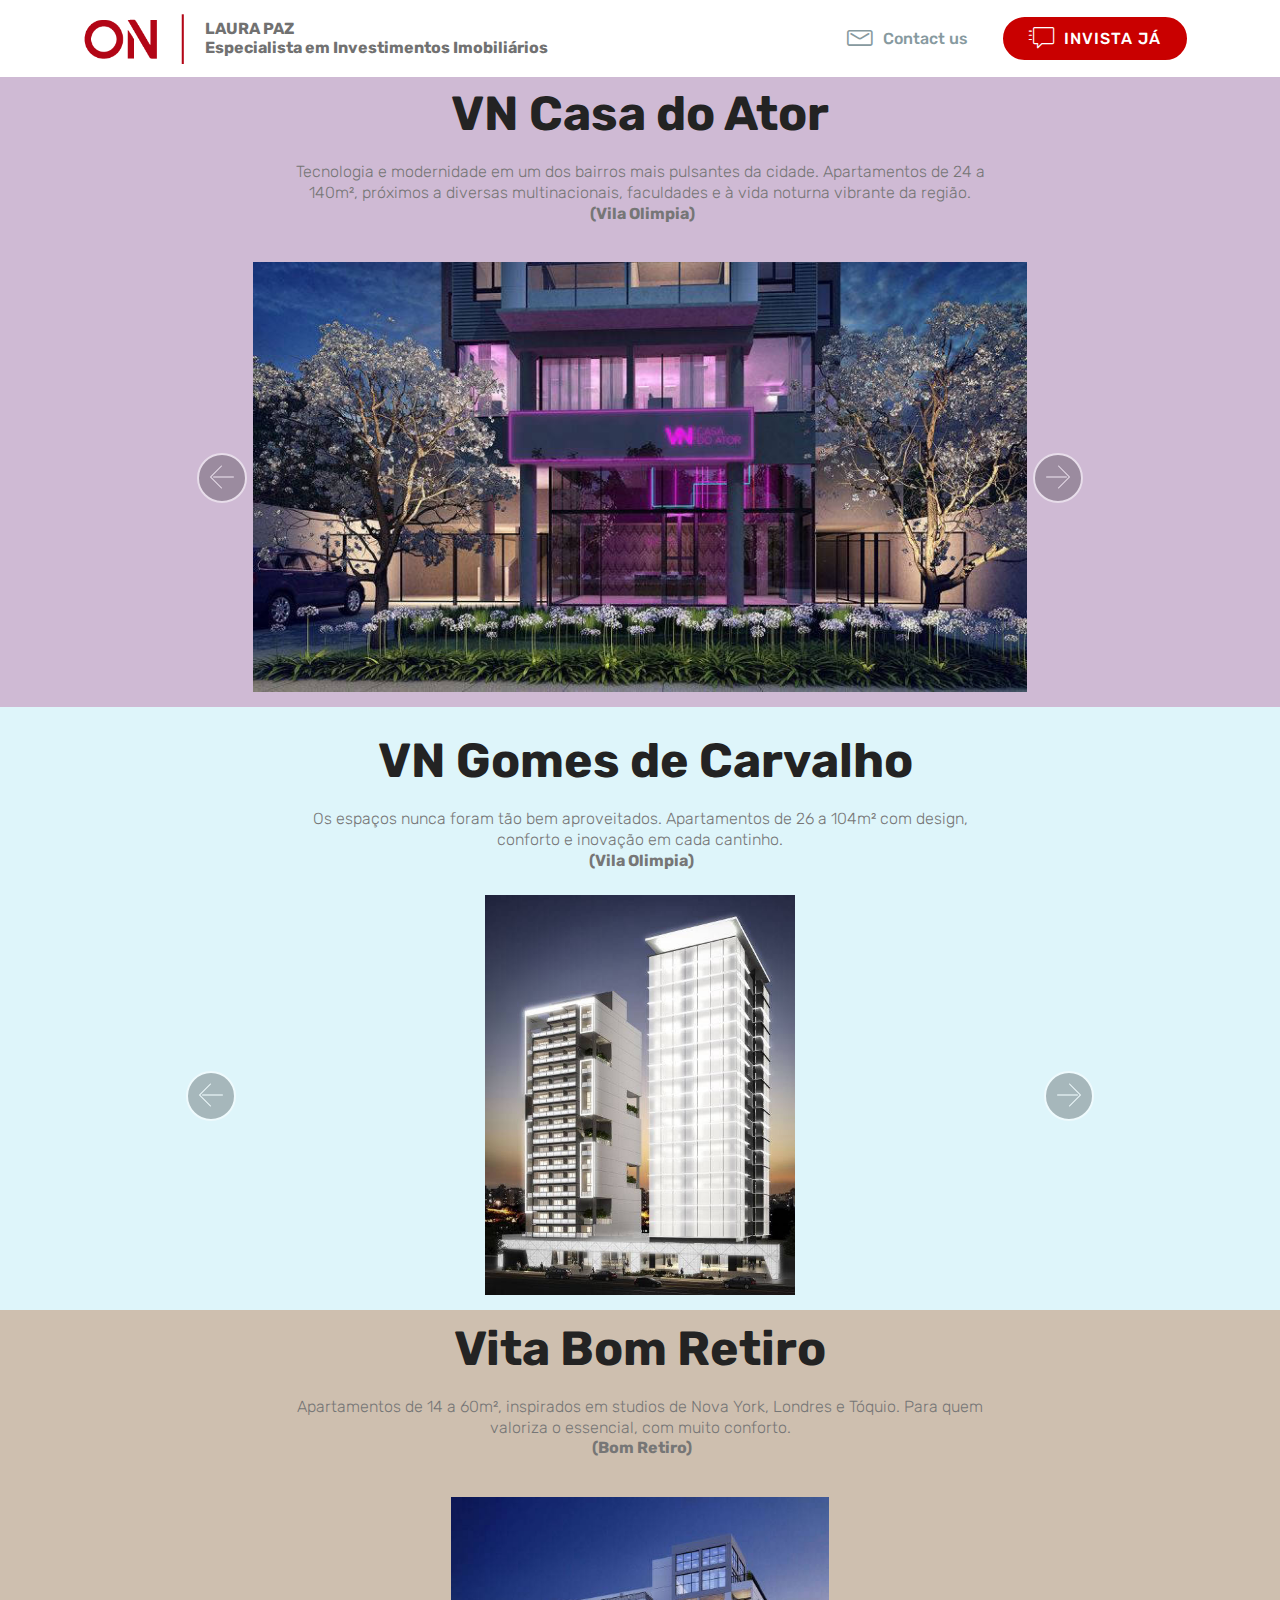
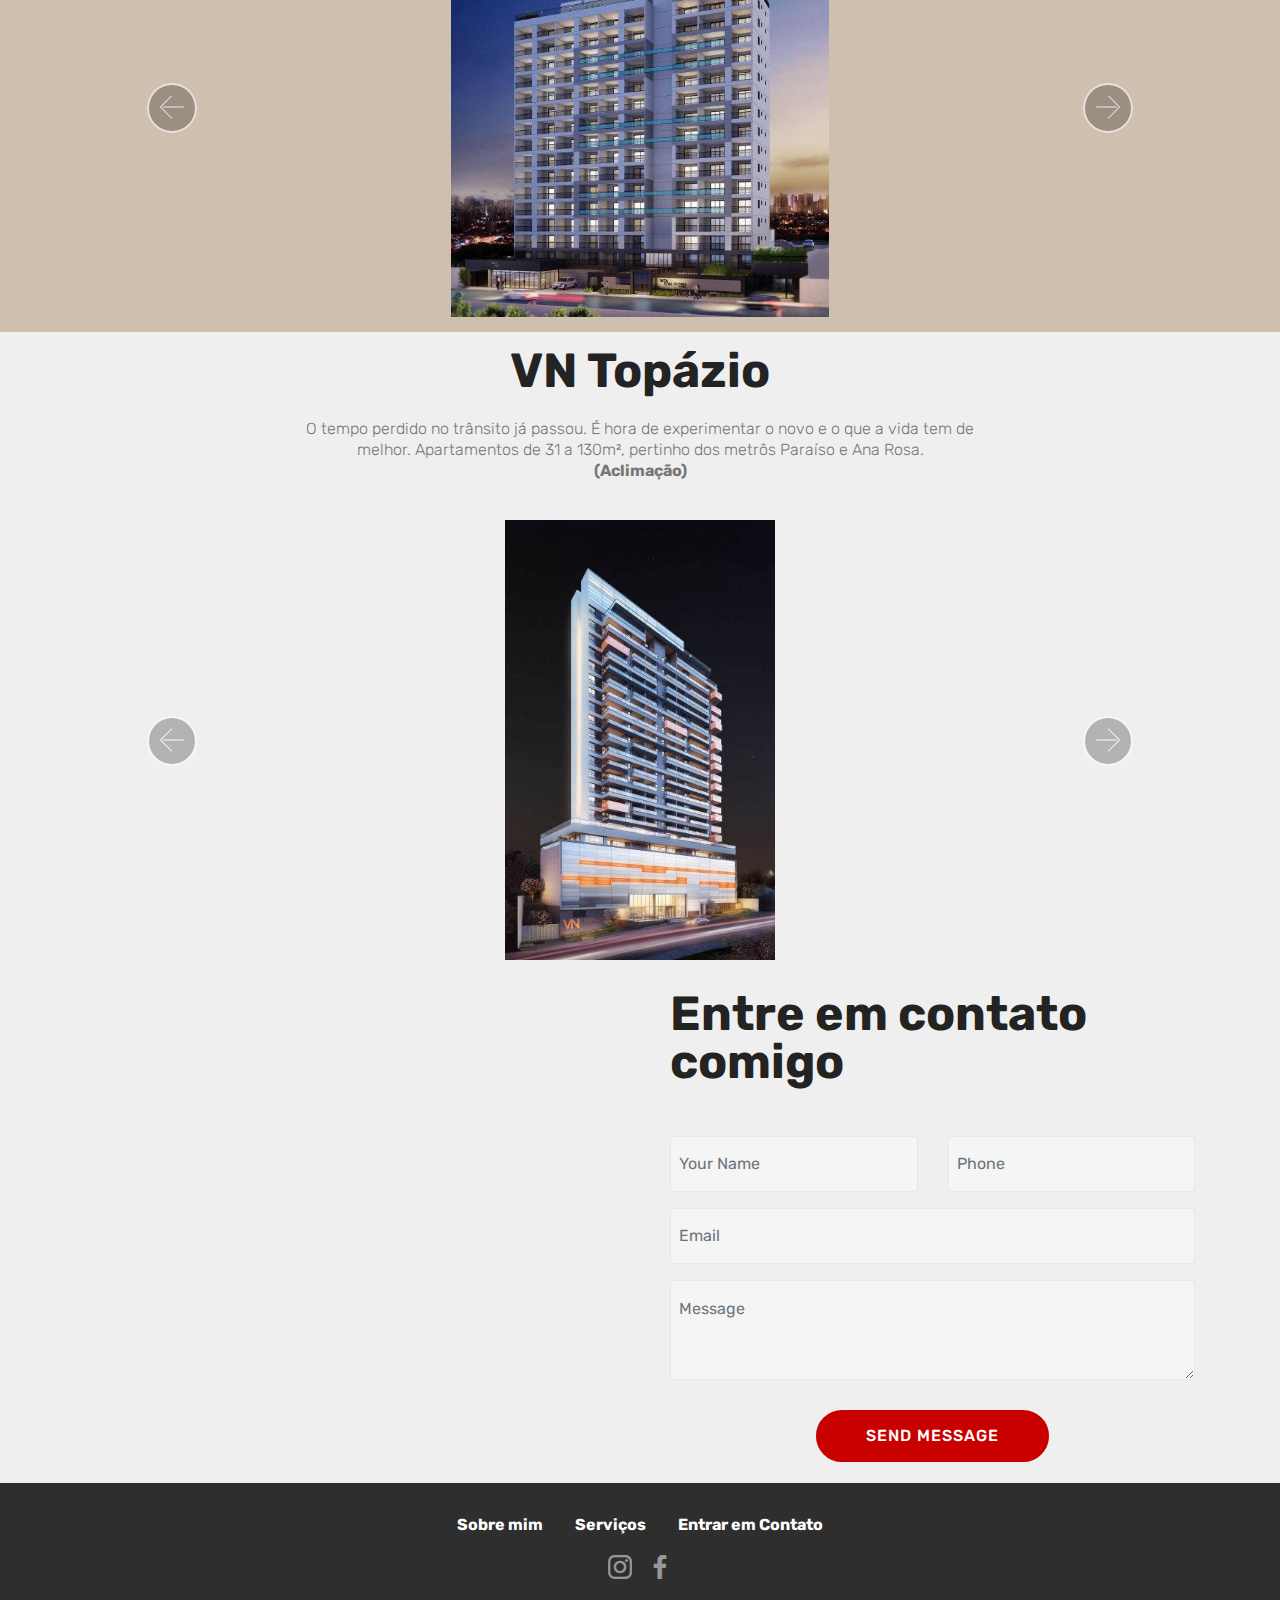
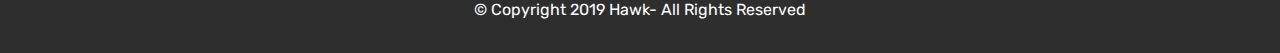
<file: page3.html>
<!DOCTYPE html>
<html  >
<head>
  <!-- Site made with Mobirise Website Builder v4.10.8, https://mobirise.com -->
  <meta charset="UTF-8">
  <meta http-equiv="X-UA-Compatible" content="IE=edge">
  <meta name="generator" content="Mobirise v4.10.8, mobirise.com">
  <meta name="viewport" content="width=device-width, initial-scale=1, minimum-scale=1">
  <link rel="shortcut icon" href="assets/images/on-logo-01-1-181x98.png" type="image/x-icon">
  <meta name="description" content="Web Site Creator Description">
  
  <title>Pronto para morar</title>
  <link rel="stylesheet" href="assets/web/assets/mobirise-icons-bold/mobirise-icons-bold.css">
  <link rel="stylesheet" href="assets/web/assets/mobirise-icons/mobirise-icons.css">
  <link rel="stylesheet" href="assets/tether/tether.min.css">
  <link rel="stylesheet" href="assets/bootstrap/css/bootstrap.min.css">
  <link rel="stylesheet" href="assets/bootstrap/css/bootstrap-grid.min.css">
  <link rel="stylesheet" href="assets/bootstrap/css/bootstrap-reboot.min.css">
  <link rel="stylesheet" href="assets/dropdown/css/style.css">
  <link rel="stylesheet" href="assets/socicon/css/styles.css">
  <link rel="stylesheet" href="assets/theme/css/style.css">
  <link rel="stylesheet" href="assets/mobirise/css/mbr-additional.css" type="text/css">
  
  
  
</head>
<body>
  <section class="menu cid-rCgFybRodu" once="menu" id="menu1-15">

    

    <nav class="navbar navbar-expand beta-menu navbar-dropdown align-items-center navbar-fixed-top navbar-toggleable-sm">
        <button class="navbar-toggler navbar-toggler-right" type="button" data-toggle="collapse" data-target="#navbarSupportedContent" aria-controls="navbarSupportedContent" aria-expanded="false" aria-label="Toggle navigation">
            <div class="hamburger">
                <span></span>
                <span></span>
                <span></span>
                <span></span>
            </div>
        </button>
        <div class="menu-logo">
            <div class="navbar-brand">
                <span class="navbar-logo">
                    
                         <img src="assets/images/on-logo-01-1-181x98.png" alt="Mobirise" title="" style="height: 3.8rem;">
                    
                </span>
                <span class="navbar-caption-wrap"><a class="navbar-caption text-info display-7" href="index.html#image4-8">LAURA PAZ
<br>Especialista em Investimentos Imobiliários</a></span>
            </div>
        </div>
        <div class="collapse navbar-collapse" id="navbarSupportedContent">
            <ul class="navbar-nav nav-dropdown" data-app-modern-menu="true"><li class="nav-item">
                    <a class="nav-link link text-warning display-7" href="index.html#form4-f"><span class="mbrib-letter mbr-iconfont mbr-iconfont-btn"></span>
                        Contact us &nbsp;&nbsp;</a>
                </li></ul>
            <div class="navbar-buttons mbr-section-btn"><a class="btn btn-sm btn-secondary display-4" href="https://wa.me/+55 11 970770618"><span class="mbri-help mbr-iconfont mbr-iconfont-btn"></span>
                    
                    INVISTA JÁ</a></div>
        </div>
    </nav>
</section>

<section class="engine"><a href="https://mobirise.info/e">how to make a website</a></section><section class="mbr-section content4 cid-rCgFy1bv2f" id="content4-x">

    

    <div class="container">
        <div class="media-container-row">
            <div class="title col-12 col-md-8">
                <h2 class="align-center pb-3 mbr-fonts-style display-2"><strong>VN Casa do Ator</strong></h2>
                <h3 class="mbr-section-subtitle align-center mbr-light mbr-fonts-style display-7">Tecnologia e modernidade em um dos bairros mais pulsantes da cidade. Apartamentos de 24 a 140m², próximos a diversas multinacionais, faculdades e à vida noturna vibrante da região.<br>&nbsp;<strong>(Vila Olimpia)</strong></h3>
                
            </div>
        </div>
    </div>
</section>

<section class="carousel slide cid-rCgFy2sfwv" data-interval="false" id="slider2-y">

    
    <div class="container content-slider">
        <div class="content-slider-wrap">
            <div><div class="mbr-slider slide carousel" data-pause="true" data-keyboard="false" data-ride="false" data-interval="false"><div class="carousel-inner" role="listbox"><div class="carousel-item slider-fullscreen-image active" data-bg-video-slide="false" style="background-image: url(assets/images/whatsapp-image-2019-09-16-at-16.20.49-800x444.jpg);"><div class="container container-slide"><div class="image_wrapper"><img src="assets/images/whatsapp-image-2019-09-16-at-16.20.49-800x444.jpg"><div class="carousel-caption justify-content-center"><div class="col-10 align-center"></div></div></div></div></div><div class="carousel-item slider-fullscreen-image" data-bg-video-slide="false" style="background-image: url(assets/images/whatsapp-image-2019-09-16-at-16.20.59-800x471.jpg);"><div class="container container-slide"><div class="image_wrapper"><img src="assets/images/whatsapp-image-2019-09-16-at-16.20.59-800x471.jpg"><div class="carousel-caption justify-content-center"><div class="col-10 align-center"></div></div></div></div></div><div class="carousel-item slider-fullscreen-image" data-bg-video-slide="false" style="background-image: url(assets/images/whatsapp-image-2019-09-16-at-16.21.231-800x500.jpg);"><div class="container container-slide"><div class="image_wrapper"><img src="assets/images/whatsapp-image-2019-09-16-at-16.21.231-800x500.jpg"><div class="carousel-caption justify-content-center"><div class="col-10 align-center"></div></div></div></div></div><div class="carousel-item slider-fullscreen-image" data-bg-video-slide="false" style="background-image: url(assets/images/whatsapp-image-2019-09-16-at-16.21.231-800x500.jpg);"><div class="container container-slide"><div class="image_wrapper"><img src="assets/images/whatsapp-image-2019-09-16-at-16.21.231-800x500.jpg"><div class="carousel-caption justify-content-center"><div class="col-10 align-center"></div></div></div></div></div><div class="carousel-item slider-fullscreen-image" data-bg-video-slide="false" style="background-image: url(assets/images/whatsapp-image-2019-09-16-at-16.21.32-800x600.jpg);"><div class="container container-slide"><div class="image_wrapper"><img src="assets/images/whatsapp-image-2019-09-16-at-16.21.32-800x600.jpg"><div class="carousel-caption justify-content-center"><div class="col-10 align-center"></div></div></div></div></div><div class="carousel-item slider-fullscreen-image" data-bg-video-slide="false" style="background-image: url(assets/images/whatsapp-image-2019-09-16-at-16.21.41-800x545.jpg);"><div class="container container-slide"><div class="image_wrapper"><img src="assets/images/whatsapp-image-2019-09-16-at-16.21.41-800x545.jpg"><div class="carousel-caption justify-content-center"><div class="col-10 align-center"></div></div></div></div></div><div class="carousel-item slider-fullscreen-image" data-bg-video-slide="false" style="background-image: url(assets/images/whatsapp-image-2019-09-16-at-16.21.54-800x600.jpg);"><div class="container container-slide"><div class="image_wrapper"><img src="assets/images/whatsapp-image-2019-09-16-at-16.21.54-800x600.jpg"><div class="carousel-caption justify-content-center"><div class="col-10 align-center"></div></div></div></div></div><div class="carousel-item slider-fullscreen-image" data-bg-video-slide="false" style="background-image: url(assets/images/whatsapp-image-2019-09-16-at-16.22.06-800x600.jpg);"><div class="container container-slide"><div class="image_wrapper"><img src="assets/images/whatsapp-image-2019-09-16-at-16.22.06-800x600.jpg"><div class="carousel-caption justify-content-center"><div class="col-10 align-center"></div></div></div></div></div><div class="carousel-item slider-fullscreen-image" data-bg-video-slide="false" style="background-image: url(assets/images/whatsapp-image-2019-09-16-at-16.22.18-800x372.jpg);"><div class="container container-slide"><div class="image_wrapper"><img src="assets/images/whatsapp-image-2019-09-16-at-16.22.18-800x372.jpg"><div class="carousel-caption justify-content-center"><div class="col-10 align-center"></div></div></div></div></div><div class="carousel-item slider-fullscreen-image" data-bg-video-slide="false" style="background-image: url(assets/images/whatsapp-image-2019-09-16-at-16.22.27-800x600.jpg);"><div class="container container-slide"><div class="image_wrapper"><img src="assets/images/whatsapp-image-2019-09-16-at-16.22.27-800x600.jpg"><div class="carousel-caption justify-content-center"><div class="col-10 align-center"></div></div></div></div></div><div class="carousel-item slider-fullscreen-image" data-bg-video-slide="false" style="background-image: url(assets/images/whatsapp-image-2019-09-16-at-16.22.35-800x600.jpg);"><div class="container container-slide"><div class="image_wrapper"><img src="assets/images/whatsapp-image-2019-09-16-at-16.22.35-800x600.jpg"><div class="carousel-caption justify-content-center"><div class="col-10 align-center"></div></div></div></div></div></div><a data-app-prevent-settings="" class="carousel-control carousel-control-prev" role="button" data-slide="prev" href="#slider2-y"><span aria-hidden="true" class="mbri-left mbr-iconfont"></span><span class="sr-only">Previous</span></a><a data-app-prevent-settings="" class="carousel-control carousel-control-next" role="button" data-slide="next" href="#slider2-y"><span aria-hidden="true" class="mbri-right mbr-iconfont"></span><span class="sr-only">Next</span></a></div></div> 
        </div>
    </div>
</section>

<section class="mbr-section content4 cid-rCgFy4gQf0" id="content4-z">

    

    <div class="container">
        <div class="media-container-row">
            <div class="title col-12 col-md-8">
                <h2 class="align-center pb-3 mbr-fonts-style display-2"><strong>&nbsp;VN Gomes de Carvalho</strong></h2>
                <h3 class="mbr-section-subtitle align-center mbr-light mbr-fonts-style display-7">Os espaços nunca foram tão bem aproveitados. Apartamentos de 26 a 104m² com design, conforto e inovação em cada cantinho.<br><strong>&nbsp;(Vila Olimpia)</strong></h3>
                
            </div>
        </div>
    </div>
</section>

<section class="carousel slide cid-rCgFy5h5xv" data-interval="false" id="slider2-10">

    
    <div class="container content-slider">
        <div class="content-slider-wrap">
            <div><div class="mbr-slider slide carousel" data-pause="true" data-keyboard="false" data-ride="false" data-interval="false"><div class="carousel-inner" role="listbox"><div class="carousel-item slider-fullscreen-image active" data-bg-video-slide="false" style="background-image: url(assets/images/whatsapp-image-2019-09-16-at-16.24.03-466x600.jpg);"><div class="container container-slide"><div class="image_wrapper"><img src="assets/images/whatsapp-image-2019-09-16-at-16.24.03-466x600.jpg"><div class="carousel-caption justify-content-center"><div class="col-10 align-center"></div></div></div></div></div><div class="carousel-item slider-fullscreen-image" data-bg-video-slide="false" style="background-image: url(assets/images/whatsapp-image-2019-09-16-at-16.24.31-800x450.jpg);"><div class="container container-slide"><div class="image_wrapper"><img src="assets/images/whatsapp-image-2019-09-16-at-16.24.31-800x450.jpg"><div class="carousel-caption justify-content-center"><div class="col-10 align-center"></div></div></div></div></div><div class="carousel-item slider-fullscreen-image" data-bg-video-slide="false" style="background-image: url(assets/images/whatsapp-image-2019-09-16-at-16.24.53-800x450.jpg);"><div class="container container-slide"><div class="image_wrapper"><img src="assets/images/whatsapp-image-2019-09-16-at-16.24.53-800x450.jpg"><div class="carousel-caption justify-content-center"><div class="col-10 align-center"></div></div></div></div></div><div class="carousel-item slider-fullscreen-image" data-bg-video-slide="false" style="background-image: url(assets/images/whatsapp-image-2019-09-16-at-16.25.17-800x450.jpg);"><div class="container container-slide"><div class="image_wrapper"><img src="assets/images/whatsapp-image-2019-09-16-at-16.25.17-800x450.jpg"><div class="carousel-caption justify-content-center"><div class="col-10 align-center"></div></div></div></div></div><div class="carousel-item slider-fullscreen-image" data-bg-video-slide="false" style="background-image: url(assets/images/whatsapp-image-2019-09-16-at-16.25.40-800x450.jpg);"><div class="container container-slide"><div class="image_wrapper"><img src="assets/images/whatsapp-image-2019-09-16-at-16.25.40-800x450.jpg"><div class="carousel-caption justify-content-center"><div class="col-10 align-center"></div></div></div></div></div><div class="carousel-item slider-fullscreen-image" data-bg-video-slide="false" style="background-image: url(assets/images/whatsapp-image-2019-09-16-at-16.25.49-800x450.jpg);"><div class="container container-slide"><div class="image_wrapper"><img src="assets/images/whatsapp-image-2019-09-16-at-16.25.49-800x450.jpg"><div class="carousel-caption justify-content-center"><div class="col-10 align-center"></div></div></div></div></div><div class="carousel-item slider-fullscreen-image" data-bg-video-slide="false" style="background-image: url(assets/images/whatsapp-image-2019-09-16-at-16.26.40-800x450.jpg);"><div class="container container-slide"><div class="image_wrapper"><img src="assets/images/whatsapp-image-2019-09-16-at-16.26.40-800x450.jpg"><div class="carousel-caption justify-content-center"><div class="col-10 align-center"></div></div></div></div></div></div><a data-app-prevent-settings="" class="carousel-control carousel-control-prev" role="button" data-slide="prev" href="#slider2-10"><span aria-hidden="true" class="mbri-left mbr-iconfont"></span><span class="sr-only">Previous</span></a><a data-app-prevent-settings="" class="carousel-control carousel-control-next" role="button" data-slide="next" href="#slider2-10"><span aria-hidden="true" class="mbri-right mbr-iconfont"></span><span class="sr-only">Next</span></a></div></div> 
        </div>
    </div>
</section>

<section class="mbr-section content4 cid-rCgFy6Uj8G" id="content4-11">

    

    <div class="container">
        <div class="media-container-row">
            <div class="title col-12 col-md-8">
                <h2 class="align-center pb-3 mbr-fonts-style display-2"><strong>Vita Bom Retiro</strong></h2>
                <h3 class="mbr-section-subtitle align-center mbr-light mbr-fonts-style display-7">Apartamentos de 14 a 60m², inspirados em studios de Nova York, Londres e Tóquio. Para quem valoriza o essencial, com muito conforto.<br><strong>&nbsp;(Bom Retiro)</strong></h3>
                
            </div>
        </div>
    </div>
</section>

<section class="carousel slide cid-rCgFy7WGHN" data-interval="false" id="slider2-12">

    
    <div class="container content-slider">
        <div class="content-slider-wrap">
            <div><div class="mbr-slider slide carousel" data-pause="true" data-keyboard="false" data-ride="false" data-interval="false"><div class="carousel-inner" role="listbox"><div class="carousel-item slider-fullscreen-image active" data-bg-video-slide="false" style="background-image: url(assets/images/whatsapp-image-2019-09-16-at-16.30.02-540x600.jpg);"><div class="container container-slide"><div class="image_wrapper"><img src="assets/images/whatsapp-image-2019-09-16-at-16.30.02-540x600.jpg"><div class="carousel-caption justify-content-center"><div class="col-10 align-center"></div></div></div></div></div><div class="carousel-item slider-fullscreen-image" data-bg-video-slide="false" style="background-image: url(assets/images/whatsapp-image-2019-09-16-at-16.30.10-800x600.jpg);"><div class="container container-slide"><div class="image_wrapper"><img src="assets/images/whatsapp-image-2019-09-16-at-16.30.10-800x600.jpg"><div class="carousel-caption justify-content-center"><div class="col-10 align-center"></div></div></div></div></div><div class="carousel-item slider-fullscreen-image" data-bg-video-slide="false" style="background-image: url(assets/images/whatsapp-image-2019-09-16-at-16.30.20-800x597.jpg);"><div class="container container-slide"><div class="image_wrapper"><img src="assets/images/whatsapp-image-2019-09-16-at-16.30.20-800x597.jpg"><div class="carousel-caption justify-content-center"><div class="col-10 align-center"></div></div></div></div></div><div class="carousel-item slider-fullscreen-image" data-bg-video-slide="false" style="background-image: url(assets/images/whatsapp-image-2019-09-16-at-16.30.28-800x532.jpg);"><div class="container container-slide"><div class="image_wrapper"><img src="assets/images/whatsapp-image-2019-09-16-at-16.30.28-800x532.jpg"><div class="carousel-caption justify-content-center"><div class="col-10 align-center"></div></div></div></div></div><div class="carousel-item slider-fullscreen-image" data-bg-video-slide="false" style="background-image: url(assets/images/whatsapp-image-2019-09-16-at-16.30.36-800x600.jpg);"><div class="container container-slide"><div class="image_wrapper"><img src="assets/images/whatsapp-image-2019-09-16-at-16.30.36-800x600.jpg"><div class="carousel-caption justify-content-center"><div class="col-10 align-center"></div></div></div></div></div><div class="carousel-item slider-fullscreen-image" data-bg-video-slide="false" style="background-image: url(assets/images/whatsapp-image-2019-09-16-at-16.30.47-800x600.jpg);"><div class="container container-slide"><div class="image_wrapper"><img src="assets/images/whatsapp-image-2019-09-16-at-16.30.47-800x600.jpg"><div class="carousel-caption justify-content-center"><div class="col-10 align-center"></div></div></div></div></div><div class="carousel-item slider-fullscreen-image" data-bg-video-slide="false" style="background-image: url(assets/images/whatsapp-image-2019-09-16-at-16.30.57-800x600.jpg);"><div class="container container-slide"><div class="image_wrapper"><img src="assets/images/whatsapp-image-2019-09-16-at-16.30.57-800x600.jpg"><div class="carousel-caption justify-content-center"><div class="col-10 align-center"></div></div></div></div></div><div class="carousel-item slider-fullscreen-image" data-bg-video-slide="false" style="background-image: url(assets/images/whatsapp-image-2019-09-16-at-16.31.07-800x598.jpg);"><div class="container container-slide"><div class="image_wrapper"><img src="assets/images/whatsapp-image-2019-09-16-at-16.31.07-800x598.jpg"><div class="carousel-caption justify-content-center"><div class="col-10 align-center"></div></div></div></div></div><div class="carousel-item slider-fullscreen-image" data-bg-video-slide="false" style="background-image: url(assets/images/whatsapp-image-2019-09-16-at-16.31.34-800x508.jpg);"><div class="container container-slide"><div class="image_wrapper"><img src="assets/images/whatsapp-image-2019-09-16-at-16.31.34-800x508.jpg"><div class="carousel-caption justify-content-center"><div class="col-10 align-center"></div></div></div></div></div><div class="carousel-item slider-fullscreen-image" data-bg-video-slide="false" style="background-image: url(assets/images/whatsapp-image-2019-09-16-at-16.31.47-800x600.jpg);"><div class="container container-slide"><div class="image_wrapper"><img src="assets/images/whatsapp-image-2019-09-16-at-16.31.47-800x600.jpg"><div class="carousel-caption justify-content-center"><div class="col-10 align-center"></div></div></div></div></div><div class="carousel-item slider-fullscreen-image" data-bg-video-slide="false" style="background-image: url(assets/images/whatsapp-image-2019-09-16-at-16.31.54-800x401.jpg);"><div class="container container-slide"><div class="image_wrapper"><img src="assets/images/whatsapp-image-2019-09-16-at-16.31.54-800x401.jpg"><div class="carousel-caption justify-content-center"><div class="col-10 align-center"></div></div></div></div></div><div class="carousel-item slider-fullscreen-image" data-bg-video-slide="false" style="background-image: url(assets/images/whatsapp-image-2019-09-16-at-16.32.13-800x450.jpg);"><div class="container container-slide"><div class="image_wrapper"><img src="assets/images/whatsapp-image-2019-09-16-at-16.32.13-800x450.jpg"><div class="carousel-caption justify-content-center"><div class="col-10 align-center"></div></div></div></div></div><div class="carousel-item slider-fullscreen-image" data-bg-video-slide="false" style="background-image: url(assets/images/whatsapp-image-2019-09-16-at-16.32.35-800x508.jpg);"><div class="container container-slide"><div class="image_wrapper"><img src="assets/images/whatsapp-image-2019-09-16-at-16.32.35-800x508.jpg"><div class="carousel-caption justify-content-center"><div class="col-10 align-center"></div></div></div></div></div><div class="carousel-item slider-fullscreen-image" data-bg-video-slide="false" style="background-image: url(assets/images/whatsapp-image-2019-09-16-at-16.32.54-800x428.jpg);"><div class="container container-slide"><div class="image_wrapper"><img src="assets/images/whatsapp-image-2019-09-16-at-16.32.54-800x428.jpg"><div class="carousel-caption justify-content-center"><div class="col-10 align-center"></div></div></div></div></div></div><a data-app-prevent-settings="" class="carousel-control carousel-control-prev" role="button" data-slide="prev" href="#slider2-12"><span aria-hidden="true" class="mbri-left mbr-iconfont"></span><span class="sr-only">Previous</span></a><a data-app-prevent-settings="" class="carousel-control carousel-control-next" role="button" data-slide="next" href="#slider2-12"><span aria-hidden="true" class="mbri-right mbr-iconfont"></span><span class="sr-only">Next</span></a></div></div> 
        </div>
    </div>
</section>

<section class="mbr-section content4 cid-rCgFy9qb1f" id="content4-13">

    

    <div class="container">
        <div class="media-container-row">
            <div class="title col-12 col-md-8">
                <h2 class="align-center pb-3 mbr-fonts-style display-2"><strong>VN Topázio</strong></h2>
                <h3 class="mbr-section-subtitle align-center mbr-light mbr-fonts-style display-7">O tempo perdido no trânsito já passou. É hora de experimentar o novo e o que a vida tem de melhor. Apartamentos de 31 a 130m², pertinho dos metrôs Paraíso e Ana Rosa.<br><strong>(Aclimação)</strong></h3>
                
            </div>
        </div>
    </div>
</section>

<section class="carousel slide cid-rCgFyask0R" data-interval="false" id="slider2-14">

    
    <div class="container content-slider">
        <div class="content-slider-wrap">
            <div><div class="mbr-slider slide carousel" data-pause="true" data-keyboard="false" data-ride="false" data-interval="false"><div class="carousel-inner" role="listbox"><div class="carousel-item slider-fullscreen-image active" data-bg-video-slide="false" style="background-image: url(assets/images/whatsapp-image-2019-09-16-at-16.34.00-369x600.jpg);"><div class="container container-slide"><div class="image_wrapper"><img src="assets/images/whatsapp-image-2019-09-16-at-16.34.00-369x600.jpg"><div class="carousel-caption justify-content-center"><div class="col-10 align-center"></div></div></div></div></div><div class="carousel-item slider-fullscreen-image" data-bg-video-slide="false" style="background-image: url(assets/images/whatsapp-image-2019-09-16-at-16.34.09-387x217.jpg);"><div class="container container-slide"><div class="image_wrapper"><img src="assets/images/whatsapp-image-2019-09-16-at-16.34.09-387x217.jpg"><div class="carousel-caption justify-content-center"><div class="col-10 align-center"></div></div></div></div></div><div class="carousel-item slider-fullscreen-image" data-bg-video-slide="false" style="background-image: url(assets/images/whatsapp-image-2019-09-16-at-16.34.20-800x450.jpg);"><div class="container container-slide"><div class="image_wrapper"><img src="assets/images/whatsapp-image-2019-09-16-at-16.34.20-800x450.jpg"><div class="carousel-caption justify-content-center"><div class="col-10 align-center"></div></div></div></div></div><div class="carousel-item slider-fullscreen-image" data-bg-video-slide="false" style="background-image: url(assets/images/whatsapp-image-2019-09-16-at-16.34.29-800x400.jpg);"><div class="container container-slide"><div class="image_wrapper"><img src="assets/images/whatsapp-image-2019-09-16-at-16.34.29-800x400.jpg"><div class="carousel-caption justify-content-center"><div class="col-10 align-center"></div></div></div></div></div><div class="carousel-item slider-fullscreen-image" data-bg-video-slide="false" style="background-image: url(assets/images/whatsapp-image-2019-09-16-at-16.34.39-800x449.jpg);"><div class="container container-slide"><div class="image_wrapper"><img src="assets/images/whatsapp-image-2019-09-16-at-16.34.39-800x449.jpg"><div class="carousel-caption justify-content-center"><div class="col-10 align-center"></div></div></div></div></div><div class="carousel-item slider-fullscreen-image" data-bg-video-slide="false" style="background-image: url(assets/images/whatsapp-image-2019-09-16-at-16.34.47-800x450.jpg);"><div class="container container-slide"><div class="image_wrapper"><img src="assets/images/whatsapp-image-2019-09-16-at-16.34.47-800x450.jpg"><div class="carousel-caption justify-content-center"><div class="col-10 align-center"></div></div></div></div></div><div class="carousel-item slider-fullscreen-image" data-bg-video-slide="false" style="background-image: url(assets/images/whatsapp-image-2019-09-16-at-16.34.57-800x450.jpg);"><div class="container container-slide"><div class="image_wrapper"><img src="assets/images/whatsapp-image-2019-09-16-at-16.34.57-800x450.jpg"><div class="carousel-caption justify-content-center"><div class="col-10 align-center"></div></div></div></div></div><div class="carousel-item slider-fullscreen-image" data-bg-video-slide="false" style="background-image: url(assets/images/whatsapp-image-2019-09-16-at-16.35.04-800x450.jpg);"><div class="container container-slide"><div class="image_wrapper"><img src="assets/images/whatsapp-image-2019-09-16-at-16.35.04-800x450.jpg"><div class="carousel-caption justify-content-center"><div class="col-10 align-center"></div></div></div></div></div><div class="carousel-item slider-fullscreen-image" data-bg-video-slide="false" style="background-image: url(assets/images/whatsapp-image-2019-09-16-at-16.35.11-800x450.jpg);"><div class="container container-slide"><div class="image_wrapper"><img src="assets/images/whatsapp-image-2019-09-16-at-16.35.11-800x450.jpg"><div class="carousel-caption justify-content-center"><div class="col-10 align-center"></div></div></div></div></div><div class="carousel-item slider-fullscreen-image" data-bg-video-slide="false" style="background-image: url(assets/images/whatsapp-image-2019-09-16-at-16.35.35-800x450.jpg);"><div class="container container-slide"><div class="image_wrapper"><img src="assets/images/whatsapp-image-2019-09-16-at-16.35.35-800x450.jpg"><div class="carousel-caption justify-content-center"><div class="col-10 align-center"></div></div></div></div></div><div class="carousel-item slider-fullscreen-image" data-bg-video-slide="false" style="background-image: url(assets/images/whatsapp-image-2019-09-16-at-16.35.46-800x450.jpg);"><div class="container container-slide"><div class="image_wrapper"><img src="assets/images/whatsapp-image-2019-09-16-at-16.35.46-800x450.jpg"><div class="carousel-caption justify-content-center"><div class="col-10 align-center"></div></div></div></div></div></div><a data-app-prevent-settings="" class="carousel-control carousel-control-prev" role="button" data-slide="prev" href="#slider2-14"><span aria-hidden="true" class="mbri-left mbr-iconfont"></span><span class="sr-only">Previous</span></a><a data-app-prevent-settings="" class="carousel-control carousel-control-next" role="button" data-slide="next" href="#slider2-14"><span aria-hidden="true" class="mbri-right mbr-iconfont"></span><span class="sr-only">Next</span></a></div></div> 
        </div>
    </div>
</section>

<section class="mbr-section form4 cid-rD5Y06NZRT mbr-parallax-background" id="form4-k">

    

    <div class="mbr-overlay" style="opacity: 0.5; background-color: rgb(239, 239, 239);">
    </div>
    <div class="container">
        <div class="row">
            <div class="col-md-6">
                <div class="google-map"><iframe frameborder="0" style="border:0" src="https://www.google.com/maps/embed?pb=!1m18!1m12!1m3!1d3656.982699358671!2d-46.66234641492592!3d-23.56906483201651!2m3!1f0!2f0!3f0!3m2!1i1024!2i768!4f13.1!3m3!1m2!1s0x94ce59c52638bf57%3A0x15dbcf68fdeb7ca7!2sAlameda%20Lorena%2C%20718%20-%20Jardim%20Paulista%2C%20S%C3%A3o%20Paulo%20-%20SP%2C%2001407-200%2C%20Brasil!5e0!3m2!1ses-419!2sar!4v1569423327143!5m2!1ses-419!2sar" allowfullscreen=""></iframe></div>
            </div>
            <div class="col-md-6">
                <h2 class="pb-3 align-left mbr-fonts-style display-2"><strong>Entre em contato comigo</strong></h2>
                <div>
                    <div class="icon-block pb-3 align-left">
                        
                        
                    </div>
                    
                </div>
                <div data-form-type="formoid">
                    <!---Formbuilder Form--->
                    <form action="https://mobirise.com/" method="POST" class="mbr-form form-with-styler" data-form-title="Mobirise Form"><input type="hidden" name="email" data-form-email="true" value="mfBV7ZlzYyWxX3HqYeGXhG+bH40WYcHutLwcZkV1c1KfvrgSOtNeR3iQfYBFwY/dRzszJDVf7owqu3Qe2bXswsT22a4crNIIDW+wRu2I1Ysc2dtJp+d/ko6dj4WspzKC">
                        <div class="row">
                            <div hidden="hidden" data-form-alert="" class="alert alert-success col-12">Obrigado pela informação, entrarei em contato com você</div>
                            <div hidden="hidden" data-form-alert-danger="" class="alert alert-danger col-12">
                            </div>
                        </div>
                        <div class="dragArea row">
                            <div class="col-md-6  form-group" data-for="name">
                                <input type="text" name="name" placeholder="Your Name" data-form-field="Name" required="required" class="form-control input display-7" id="name-form4-k">
                            </div>
                            <div class="col-md-6  form-group" data-for="phone">
                                <input type="text" name="phone" placeholder="Phone" data-form-field="Phone" required="required" class="form-control input display-7" id="phone-form4-k">
                            </div>
                            <div data-for="email" class="col-md-12  form-group">
                                <input type="text" name="email" placeholder="Email" data-form-field="Email" class="form-control input display-7" required="required" id="email-form4-k">
                            </div>
                            <div data-for="message" class="col-md-12  form-group">
                                <textarea name="message" placeholder="Message" data-form-field="Message" class="form-control input display-7" id="message-form4-k"></textarea>
                            </div>
                            <div class="col-md-12 input-group-btn  mt-2 align-center"><button type="submit" class="btn btn-form btn-secondary display-4" href="mailto:Laurapaz102@hotmail.com">SEND MESSAGE</button></div>
                        </div>
                    </form><!---Formbuilder Form--->
                </div>
            </div>
        </div>
    </div>
</section>

<section once="footers" class="cid-rCgFyeIBdI" id="footer7-17">

    

    

    <div class="container">
        <div class="media-container-row align-center mbr-white">
            <div class="row row-links">
                <ul class="foot-menu">
                    
                    
                    
                    
                    
                <li class="foot-menu-item mbr-fonts-style display-7"><a href="index.html#testimonials3-18" class="text-white"><strong>Sobre mim</strong></a></li><li class="foot-menu-item mbr-fonts-style display-7"><a href="index.html#features8-4" class="text-white"><strong>Serviços</strong></a></li><li class="foot-menu-item mbr-fonts-style display-7"><a href="index.html#header15-e" class="text-white"><strong>Entrar em Contato</strong></a></li></ul>
            </div>
            <div class="row social-row">
                <div class="social-list align-right pb-2">
                    
                    
                    
                    
                    
                    
                <div class="soc-item">
                        <a href="https://www.instagram.com/laurapaz.vitacon/" target="_blank">
                            <span class="mbr-iconfont mbr-iconfont-social socicon-instagram socicon"></span>
                        </a>
                    </div><div class="soc-item">
                        <a href="https://www.facebook.com/Laurapazvitacon-109435423791434/" target="_blank">
                            <span class="mbr-iconfont mbr-iconfont-social socicon-facebook socicon"></span>
                        </a>
                    </div></div>
            </div>
            <div class="row row-copirayt">
                <p class="mbr-text mb-0 mbr-fonts-style mbr-white align-center display-7">
                    © Copyright 2019 Hawk- All Rights Reserved
                </p>
            </div>
        </div>
    </div>
</section>


  <script src="assets/web/assets/jquery/jquery.min.js"></script>
  <script src="assets/tether/tether.min.js"></script>
  <script src="assets/popper/popper.min.js"></script>
  <script src="assets/bootstrap/js/bootstrap.min.js"></script>
  <script src="assets/vimeoplayer/jquery.mb.vimeo_player.js"></script>
  <script src="assets/ytplayer/jquery.mb.ytplayer.min.js"></script>
  <script src="assets/bootstrapcarouselswipe/bootstrap-carousel-swipe.js"></script>
  <script src="assets/dropdown/js/nav-dropdown.js"></script>
  <script src="assets/dropdown/js/navbar-dropdown.js"></script>
  <script src="assets/touchswipe/jquery.touch-swipe.min.js"></script>
  <script src="assets/parallax/jarallax.min.js"></script>
  <script src="assets/smoothscroll/smooth-scroll.js"></script>
  <script src="assets/theme/js/script.js"></script>
  <script src="assets/formoid/formoid.min.js"></script>
  <script src="assets/slidervideo/script.js"></script>
  
  
</body>
</html>
</file>
<file: assets/web/assets/mobirise-icons-bold/mobirise-icons-bold.css>
@font-face {
  font-family: 'mobirise-icons-bold';
  src:  url('mobirise-icons-bold.eot?m1l4yr');
  src:  url('mobirise-icons-bold.eot?m1l4yr#iefix') format('embedded-opentype'),
    url('mobirise-icons-bold.ttf?m1l4yr') format('truetype'),
    url('mobirise-icons-bold.woff?m1l4yr') format('woff'),
    url('mobirise-icons-bold.svg?m1l4yr#mobirise-icons-bold') format('svg');
  font-weight: normal;
  font-style: normal;
}

[class^="mbrib-"], [class*="mbrib-"] {
  /* use !important to prevent issues with browser extensions that change fonts */
  font-family: 'mobirise-icons-bold' !important;
  speak: none;
  font-style: normal;
  font-weight: normal;
  font-variant: normal;
  text-transform: none;
  line-height: 1;

  /* Better Font Rendering =========== */
  -webkit-font-smoothing: antialiased;
  -moz-osx-font-smoothing: grayscale;
}

.mbrib-add-submenu:before {
  content: "\e900";
}
.mbrib-alert:before {
  content: "\e901";
}
.mbrib-align-center:before {
  content: "\e902";
}
.mbrib-align-justify:before {
  content: "\e903";
}
.mbrib-align-left:before {
  content: "\e904";
}
.mbrib-align-right:before {
  content: "\e905";
}
.mbrib-android:before {
  content: "\e906";
}
.mbrib-apple:before {
  content: "\e907";
}
.mbrib-arrow-down:before {
  content: "\e908";
}
.mbrib-arrow-next:before {
  content: "\e909";
}
.mbrib-arrow-prev:before {
  content: "\e90a";
}
.mbrib-arrow-up:before {
  content: "\e90b";
}
.mbrib-bold:before {
  content: "\e90c";
}
.mbrib-bookmark:before {
  content: "\e90d";
}
.mbrib-bootstrap:before {
  content: "\e90e";
}
.mbrib-briefcase:before {
  content: "\e90f";
}
.mbrib-browse:before {
  content: "\e910";
}
.mbrib-bulleted-list:before {
  content: "\e911";
}
.mbrib-calendar:before {
  content: "\e912";
}
.mbrib-camera:before {
  content: "\e913";
}
.mbrib-cart-add:before {
  content: "\e914";
}
.mbrib-cart-full:before {
  content: "\e915";
}
.mbrib-cash:before {
  content: "\e916";
}
.mbrib-change-style:before {
  content: "\e917";
}
.mbrib-chat:before {
  content: "\e918";
}
.mbrib-clock:before {
  content: "\e919";
}
.mbrib-close:before {
  content: "\e91a";
}
.mbrib-cloud:before {
  content: "\e91b";
}
.mbrib-code:before {
  content: "\e91c";
}
.mbrib-contact-form:before {
  content: "\e91d";
}
.mbrib-credit-card:before {
  content: "\e91e";
}
.mbrib-cursor-click:before {
  content: "\e91f";
}
.mbrib-cust-feedback:before {
  content: "\e920";
}
.mbrib-database:before {
  content: "\e921";
}
.mbrib-delivery:before {
  content: "\e922";
}
.mbrib-desktop:before {
  content: "\e923";
}
.mbrib-devices:before {
  content: "\e924";
}
.mbrib-down:before {
  content: "\e925";
}
.mbrib-download:before {
  content: "\e926";
}
.mbrib-drag-n-drop:before {
  content: "\e927";
}
.mbrib-drag-n-drop2:before {
  content: "\e928";
}
.mbrib-edit:before {
  content: "\e929";
}
.mbrib-edit2:before {
  content: "\e92a";
}
.mbrib-error:before {
  content: "\e92b";
}
.mbrib-extension:before {
  content: "\e92c";
}
.mbrib-features:before {
  content: "\e92d";
}
.mbrib-file:before {
  content: "\e92e";
}
.mbrib-flag:before {
  content: "\e92f";
}
.mbrib-folder:before {
  content: "\e930";
}
.mbrib-gift:before {
  content: "\e931";
}
.mbrib-github:before {
  content: "\e932";
}
.mbrib-globe-2:before {
  content: "\e933";
}
.mbrib-globe:before {
  content: "\e934";
}
.mbrib-growing-chart:before {
  content: "\e935";
}
.mbrib-hearth:before {
  content: "\e936";
}
.mbrib-help:before {
  content: "\e937";
}
.mbrib-home:before {
  content: "\e938";
}
.mbrib-hot-cup:before {
  content: "\e939";
}
.mbrib-idea:before {
  content: "\e93a";
}
.mbrib-image-gallery:before {
  content: "\e93b";
}
.mbrib-image-slider:before {
  content: "\e93c";
}
.mbrib-info:before {
  content: "\e93d";
}
.mbrib-italic:before {
  content: "\e93e";
}
.mbrib-key:before {
  content: "\e93f";
}
.mbrib-laptop:before {
  content: "\e940";
}
.mbrib-layers:before {
  content: "\e941";
}
.mbrib-left-right:before {
  content: "\e942";
}
.mbrib-left:before {
  content: "\e943";
}
.mbrib-letter:before {
  content: "\e944";
}
.mbrib-like:before {
  content: "\e945";
}
.mbrib-link:before {
  content: "\e946";
}
.mbrib-lock:before {
  content: "\e947";
}
.mbrib-login:before {
  content: "\e948";
}
.mbrib-logout:before {
  content: "\e949";
}
.mbrib-magic-stick:before {
  content: "\e94a";
}
.mbrib-map-pin:before {
  content: "\e94b";
}
.mbrib-menu:before {
  content: "\e94c";
}
.mbrib-mobile:before {
  content: "\e94d";
}
.mbrib-mobile2:before {
  content: "\e94e";
}
.mbrib-mobirise:before {
  content: "\e94f";
}
.mbrib-more-horizontal:before {
  content: "\e950";
}
.mbrib-more-vertical:before {
  content: "\e951";
}
.mbrib-music:before {
  content: "\e952";
}
.mbrib-new-file:before {
  content: "\e953";
}
.mbrib-numbered-list:before {
  content: "\e954";
}
.mbrib-opened-folder:before {
  content: "\e955";
}
.mbrib-pages:before {
  content: "\e956";
}
.mbrib-paper-plane:before {
  content: "\e957";
}
.mbrib-paperclip:before {
  content: "\e958";
}
.mbrib-photo:before {
  content: "\e959";
}
.mbrib-photos:before {
  content: "\e95a";
}
.mbrib-pin:before {
  content: "\e95b";
}
.mbrib-play:before {
  content: "\e95c";
}
.mbrib-plus:before {
  content: "\e95d";
}
.mbrib-preview:before {
  content: "\e95e";
}
.mbrib-print:before {
  content: "\e95f";
}
.mbrib-protect:before {
  content: "\e960";
}
.mbrib-question:before {
  content: "\e961";
}
.mbrib-quote-left:before {
  content: "\e962";
}
.mbrib-quote-right:before {
  content: "\e963";
}
.mbrib-redo:before {
  content: "\e964";
}
.mbrib-refresh:before {
  content: "\e965";
}
.mbrib-responsive:before {
  content: "\e966";
}
.mbrib-right:before {
  content: "\e967";
}
.mbrib-rocket:before {
  content: "\e968";
}
.mbrib-sad-face:before {
  content: "\e969";
}
.mbrib-sale:before {
  content: "\e96a";
}
.mbrib-save:before {
  content: "\e96b";
}
.mbrib-search:before {
  content: "\e96c";
}
.mbrib-setting:before {
  content: "\e96d";
}
.mbrib-setting2:before {
  content: "\e96e";
}
.mbrib-setting3:before {
  content: "\e96f";
}
.mbrib-share:before {
  content: "\e970";
}
.mbrib-shopping-bag:before {
  content: "\e971";
}
.mbrib-shopping-basket:before {
  content: "\e972";
}
.mbrib-shopping-cart:before {
  content: "\e973";
}
.mbrib-sites:before {
  content: "\e974";
}
.mbrib-smile-face:before {
  content: "\e975";
}
.mbrib-speed:before {
  content: "\e976";
}
.mbrib-star:before {
  content: "\e977";
}
.mbrib-success:before {
  content: "\e978";
}
.mbrib-sun:before {
  content: "\e979";
}
.mbrib-sun2:before {
  content: "\e97a";
}
.mbrib-tablet-vertical:before {
  content: "\e97b";
}
.mbrib-tablet:before {
  content: "\e97c";
}
.mbrib-target:before {
  content: "\e97d";
}
.mbrib-timer:before {
  content: "\e97e";
}
.mbrib-to-ftp:before {
  content: "\e97f";
}
.mbrib-to-local-drive:before {
  content: "\e980";
}
.mbrib-touch-swipe:before {
  content: "\e981";
}
.mbrib-touch:before {
  content: "\e982";
}
.mbrib-trash:before {
  content: "\e983";
}
.mbrib-underline:before {
  content: "\e984";
}
.mbrib-undo:before {
  content: "\e985";
}
.mbrib-unlink:before {
  content: "\e986";
}
.mbrib-unlock:before {
  content: "\e987";
}
.mbrib-up-down:before {
  content: "\e988";
}
.mbrib-up:before {
  content: "\e989";
}
.mbrib-update:before {
  content: "\e98a";
}
.mbrib-upload:before {
  content: "\e98b";
}
.mbrib-user:before {
  content: "\e98c";
}
.mbrib-user2:before {
  content: "\e98d";
}
.mbrib-users:before {
  content: "\e98e";
}
.mbrib-video-play:before {
  content: "\e98f";
}
.mbrib-video:before {
  content: "\e990";
}
.mbrib-watch:before {
  content: "\e991";
}
.mbrib-website-theme:before {
  content: "\e992";
}
.mbrib-wifi:before {
  content: "\e993";
}
.mbrib-windows:before {
  content: "\e994";
}
.mbrib-zoom-out:before {
  content: "\e995";
}
</file>
<file: assets/web/assets/mobirise-icons/mobirise-icons.css>
@font-face {
  font-family: 'MobiriseIcons';
  src:  url('mobirise-icons.eot?spat4u');
  src:  url('mobirise-icons.eot?spat4u#iefix') format('embedded-opentype'),
    url('mobirise-icons.ttf?spat4u') format('truetype'),
    url('mobirise-icons.woff?spat4u') format('woff'),
    url('mobirise-icons.svg?spat4u#MobiriseIcons') format('svg');
  font-weight: normal;
  font-style: normal;
}

[class^="mbri-"], [class*=" mbri-"] {
  /* use !important to prevent issues with browser extensions that change fonts */
  font-family: MobiriseIcons !important;
  speak: none;
  font-style: normal;
  font-weight: normal;
  font-variant: normal;
  text-transform: none;
  line-height: 1;

  /* Better Font Rendering =========== */
  -webkit-font-smoothing: antialiased;
  -moz-osx-font-smoothing: grayscale;
}

.mbri-add-submenu:before {
  content: "\e900";
}
.mbri-alert:before {
  content: "\e901";
}
.mbri-align-center:before {
  content: "\e902";
}
.mbri-align-justify:before {
  content: "\e903";
}
.mbri-align-left:before {
  content: "\e904";
}
.mbri-align-right:before {
  content: "\e905";
}
.mbri-android:before {
  content: "\e906";
}
.mbri-apple:before {
  content: "\e907";
}
.mbri-arrow-down:before {
  content: "\e908";
}
.mbri-arrow-next:before {
  content: "\e909";
}
.mbri-arrow-prev:before {
  content: "\e90a";
}
.mbri-arrow-up:before {
  content: "\e90b";
}
.mbri-bold:before {
  content: "\e90c";
}
.mbri-bookmark:before {
  content: "\e90d";
}
.mbri-bootstrap:before {
  content: "\e90e";
}
.mbri-briefcase:before {
  content: "\e90f";
}
.mbri-browse:before {
  content: "\e910";
}
.mbri-bulleted-list:before {
  content: "\e911";
}
.mbri-calendar:before {
  content: "\e912";
}
.mbri-camera:before {
  content: "\e913";
}
.mbri-cart-add:before {
  content: "\e914";
}
.mbri-cart-full:before {
  content: "\e915";
}
.mbri-cash:before {
  content: "\e916";
}
.mbri-change-style:before {
  content: "\e917";
}
.mbri-chat:before {
  content: "\e918";
}
.mbri-clock:before {
  content: "\e919";
}
.mbri-close:before {
  content: "\e91a";
}
.mbri-cloud:before {
  content: "\e91b";
}
.mbri-code:before {
  content: "\e91c";
}
.mbri-contact-form:before {
  content: "\e91d";
}
.mbri-credit-card:before {
  content: "\e91e";
}
.mbri-cursor-click:before {
  content: "\e91f";
}
.mbri-cust-feedback:before {
  content: "\e920";
}
.mbri-database:before {
  content: "\e921";
}
.mbri-delivery:before {
  content: "\e922";
}
.mbri-desktop:before {
  content: "\e923";
}
.mbri-devices:before {
  content: "\e924";
}
.mbri-down:before {
  content: "\e925";
}
.mbri-download:before {
  content: "\e989";
}
.mbri-drag-n-drop:before {
  content: "\e927";
}
.mbri-drag-n-drop2:before {
  content: "\e928";
}
.mbri-edit:before {
  content: "\e929";
}
.mbri-edit2:before {
  content: "\e92a";
}
.mbri-error:before {
  content: "\e92b";
}
.mbri-extension:before {
  content: "\e92c";
}
.mbri-features:before {
  content: "\e92d";
}
.mbri-file:before {
  content: "\e92e";
}
.mbri-flag:before {
  content: "\e92f";
}
.mbri-folder:before {
  content: "\e930";
}
.mbri-gift:before {
  content: "\e931";
}
.mbri-github:before {
  content: "\e932";
}
.mbri-globe:before {
  content: "\e933";
}
.mbri-globe-2:before {
  content: "\e934";
}
.mbri-growing-chart:before {
  content: "\e935";
}
.mbri-hearth:before {
  content: "\e936";
}
.mbri-help:before {
  content: "\e937";
}
.mbri-home:before {
  content: "\e938";
}
.mbri-hot-cup:before {
  content: "\e939";
}
.mbri-idea:before {
  content: "\e93a";
}
.mbri-image-gallery:before {
  content: "\e93b";
}
.mbri-image-slider:before {
  content: "\e93c";
}
.mbri-info:before {
  content: "\e93d";
}
.mbri-italic:before {
  content: "\e93e";
}
.mbri-key:before {
  content: "\e93f";
}
.mbri-laptop:before {
  content: "\e940";
}
.mbri-layers:before {
  content: "\e941";
}
.mbri-left-right:before {
  content: "\e942";
}
.mbri-left:before {
  content: "\e943";
}
.mbri-letter:before {
  content: "\e944";
}
.mbri-like:before {
  content: "\e945";
}
.mbri-link:before {
  content: "\e946";
}
.mbri-lock:before {
  content: "\e947";
}
.mbri-login:before {
  content: "\e948";
}
.mbri-logout:before {
  content: "\e949";
}
.mbri-magic-stick:before {
  content: "\e94a";
}
.mbri-map-pin:before {
  content: "\e94b";
}
.mbri-menu:before {
  content: "\e94c";
}
.mbri-mobile:before {
  content: "\e94d";
}
.mbri-mobile2:before {
  content: "\e94e";
}
.mbri-mobirise:before {
  content: "\e94f";
}
.mbri-more-horizontal:before {
  content: "\e950";
}
.mbri-more-vertical:before {
  content: "\e951";
}
.mbri-music:before {
  content: "\e952";
}
.mbri-new-file:before {
  content: "\e953";
}
.mbri-numbered-list:before {
  content: "\e954";
}
.mbri-opened-folder:before {
  content: "\e955";
}
.mbri-pages:before {
  content: "\e956";
}
.mbri-paper-plane:before {
  content: "\e957";
}
.mbri-paperclip:before {
  content: "\e958";
}
.mbri-photo:before {
  content: "\e959";
}
.mbri-photos:before {
  content: "\e95a";
}
.mbri-pin:before {
  content: "\e95b";
}
.mbri-play:before {
  content: "\e95c";
}
.mbri-plus:before {
  content: "\e95d";
}
.mbri-preview:before {
  content: "\e95e";
}
.mbri-print:before {
  content: "\e95f";
}
.mbri-protect:before {
  content: "\e960";
}
.mbri-question:before {
  content: "\e961";
}
.mbri-quote-left:before {
  content: "\e962";
}
.mbri-quote-right:before {
  content: "\e963";
}
.mbri-refresh:before {
  content: "\e964";
}
.mbri-responsive:before {
  content: "\e965";
}
.mbri-right:before {
  content: "\e966";
}
.mbri-rocket:before {
  content: "\e967";
}
.mbri-sad-face:before {
  content: "\e968";
}
.mbri-sale:before {
  content: "\e969";
}
.mbri-save:before {
  content: "\e96a";
}
.mbri-search:before {
  content: "\e96b";
}
.mbri-setting:before {
  content: "\e96c";
}
.mbri-setting2:before {
  content: "\e96d";
}
.mbri-setting3:before {
  content: "\e96e";
}
.mbri-share:before {
  content: "\e96f";
}
.mbri-shopping-bag:before {
  content: "\e970";
}
.mbri-shopping-basket:before {
  content: "\e971";
}
.mbri-shopping-cart:before {
  content: "\e972";
}
.mbri-sites:before {
  content: "\e973";
}
.mbri-smile-face:before {
  content: "\e974";
}
.mbri-speed:before {
  content: "\e975";
}
.mbri-star:before {
  content: "\e976";
}
.mbri-success:before {
  content: "\e977";
}
.mbri-sun:before {
  content: "\e978";
}
.mbri-sun2:before {
  content: "\e979";
}
.mbri-tablet:before {
  content: "\e97a";
}
.mbri-tablet-vertical:before {
  content: "\e97b";
}
.mbri-target:before {
  content: "\e97c";
}
.mbri-timer:before {
  content: "\e97d";
}
.mbri-to-ftp:before {
  content: "\e97e";
}
.mbri-to-local-drive:before {
  content: "\e97f";
}
.mbri-touch-swipe:before {
  content: "\e980";
}
.mbri-touch:before {
  content: "\e981";
}
.mbri-trash:before {
  content: "\e982";
}
.mbri-underline:before {
  content: "\e983";
}
.mbri-unlink:before {
  content: "\e984";
}
.mbri-unlock:before {
  content: "\e985";
}
.mbri-up-down:before {
  content: "\e986";
}
.mbri-up:before {
  content: "\e987";
}
.mbri-update:before {
  content: "\e988";
}
.mbri-upload:before {
 content: "\e926"; 
}
.mbri-user:before {
  content: "\e98a";
}
.mbri-user2:before {
  content: "\e98b";
}
.mbri-users:before {
  content: "\e98c";
}
.mbri-video:before {
  content: "\e98d";
}
.mbri-video-play:before {
  content: "\e98e";
}
.mbri-watch:before {
  content: "\e98f";
}
.mbri-website-theme:before {
  content: "\e990";
}
.mbri-wifi:before {
  content: "\e991";
}
.mbri-windows:before {
  content: "\e992";
}
.mbri-zoom-out:before {
  content: "\e993";
}
.mbri-redo:before {
  content: "\e994";
}
.mbri-undo:before {
  content: "\e995";
}
</file>
<file: assets/dropdown/css/style.css>
.navbar-dropdown {
  left: 0;
  padding: 0;
  position: absolute;
  right: 0;
  top: 0;
  transition: all 0.45s ease;
  z-index: 1030;
  background: #282828; }
  .navbar-dropdown .navbar-logo {
    margin-right: 0.8rem;
    transition: margin 0.3s ease-in-out;
    vertical-align: middle; }
    .navbar-dropdown .navbar-logo img {
      height: 3.125rem;
      transition: all 0.3s ease-in-out; }
    .navbar-dropdown .navbar-logo.mbr-iconfont {
      font-size: 3.125rem;
      line-height: 3.125rem; }
  .navbar-dropdown .navbar-caption {
    font-weight: 700;
    white-space: normal;
    vertical-align: -4px;
    line-height: 3.125rem !important; }
    .navbar-dropdown .navbar-caption, .navbar-dropdown .navbar-caption:hover {
      color: inherit;
      text-decoration: none; }
  .navbar-dropdown .mbr-iconfont + .navbar-caption {
    vertical-align: -1px; }
  .navbar-dropdown.navbar-fixed-top {
    position: fixed; }
  .navbar-dropdown .navbar-brand span {
    vertical-align: -4px; }
  .navbar-dropdown.bg-color.transparent {
    background: none; }
  .navbar-dropdown.navbar-short .navbar-brand {
    padding: 0.625rem 0; }
    .navbar-dropdown.navbar-short .navbar-brand span {
      vertical-align: -1px; }
  .navbar-dropdown.navbar-short .navbar-caption {
    line-height: 2.375rem !important;
    vertical-align: -2px; }
  .navbar-dropdown.navbar-short .navbar-logo {
    margin-right: 0.5rem; }
    .navbar-dropdown.navbar-short .navbar-logo img {
      height: 2.375rem; }
    .navbar-dropdown.navbar-short .navbar-logo.mbr-iconfont {
      font-size: 2.375rem;
      line-height: 2.375rem; }
  .navbar-dropdown.navbar-short .mbr-table-cell {
    height: 3.625rem; }
  .navbar-dropdown .navbar-close {
    left: 0.6875rem;
    position: fixed;
    top: 0.75rem;
    z-index: 1000; }
  .navbar-dropdown .hamburger-icon {
    content: "";
    display: inline-block;
    vertical-align: middle;
    width: 16px;
    -webkit-box-shadow: 0 -6px 0 1px #282828,0 0 0 1px #282828,0 6px 0 1px #282828;
    -moz-box-shadow: 0 -6px 0 1px #282828,0 0 0 1px #282828,0 6px 0 1px #282828;
    box-shadow: 0 -6px 0 1px #282828,0 0 0 1px #282828,0 6px 0 1px #282828; }

.dropdown-menu .dropdown-toggle[data-toggle="dropdown-submenu"]::after {
  border-bottom: 0.35em solid transparent;
  border-left: 0.35em solid;
  border-right: 0;
  border-top: 0.35em solid transparent;
  margin-left: 0.3rem; }

.dropdown-menu .dropdown-item:focus {
  outline: 0; }

.nav-dropdown {
  font-size: 0.75rem;
  font-weight: 500;
  height: auto !important; }
  .nav-dropdown .nav-btn {
    padding-left: 1rem; }
  .nav-dropdown .link {
    margin: .667em 1.667em;
    font-weight: 500;
    padding: 0;
    transition: color .2s ease-in-out; }
    .nav-dropdown .link.dropdown-toggle {
      margin-right: 2.583em; }
      .nav-dropdown .link.dropdown-toggle::after {
        margin-left: .25rem;
        border-top: 0.35em solid;
        border-right: 0.35em solid transparent;
        border-left: 0.35em solid transparent;
        border-bottom: 0; }
      .nav-dropdown .link.dropdown-toggle[aria-expanded="true"] {
        margin: 0;
        padding: 0.667em 3.263em  0.667em 1.667em; }
  .nav-dropdown .link::after,
  .nav-dropdown .dropdown-item::after {
    color: inherit; }
  .nav-dropdown .btn {
    font-size: 0.75rem;
    font-weight: 700;
    letter-spacing: 0;
    margin-bottom: 0;
    padding-left: 1.25rem;
    padding-right: 1.25rem; }
  .nav-dropdown .dropdown-menu {
    border-radius: 0;
    border: 0;
    left: 0;
    margin: 0;
    padding-bottom: 1.25rem;
    padding-top: 1.25rem;
    position: relative; }
  .nav-dropdown .dropdown-submenu {
    margin-left: 0.125rem;
    top: 0; }
  .nav-dropdown .dropdown-item {
    font-weight: 500;
    line-height: 2;
    padding: 0.3846em 4.615em 0.3846em 1.5385em;
    position: relative;
    transition: color .2s ease-in-out, background-color .2s ease-in-out; }
    .nav-dropdown .dropdown-item::after {
      margin-top: -0.3077em;
      position: absolute;
      right: 1.1538em;
      top: 50%; }
    .nav-dropdown .dropdown-item:focus, .nav-dropdown .dropdown-item:hover {
      background: none; }

@media (max-width: 767px) {
  .nav-dropdown.navbar-toggleable-sm {
    bottom: 0;
    display: none;
    left: 0;
    overflow-x: hidden;
    position: fixed;
    top: 0;
    transform: translateX(-100%);
    -ms-transform: translateX(-100%);
    -webkit-transform: translateX(-100%);
    width: 18.75rem;
    z-index: 999; } }
.nav-dropdown.navbar-toggleable-xl {
  bottom: 0;
  display: none;
  left: 0;
  overflow-x: hidden;
  position: fixed;
  top: 0;
  transform: translateX(-100%);
  -ms-transform: translateX(-100%);
  -webkit-transform: translateX(-100%);
  width: 18.75rem;
  z-index: 999; }

.nav-dropdown-sm {
  display: block !important;
  overflow-x: hidden;
  overflow: auto;
  padding-top: 3.875rem; }
  .nav-dropdown-sm::after {
    content: "";
    display: block;
    height: 3rem;
    width: 100%; }
  .nav-dropdown-sm.collapse.in ~ .navbar-close {
    display: block !important; }
  .nav-dropdown-sm.collapsing, .nav-dropdown-sm.collapse.in {
    transform: translateX(0);
    -ms-transform: translateX(0);
    -webkit-transform: translateX(0);
    transition: all 0.25s ease-out;
    -webkit-transition: all 0.25s ease-out;
    background: #282828; }
  .nav-dropdown-sm.collapsing[aria-expanded="false"] {
    transform: translateX(-100%);
    -ms-transform: translateX(-100%);
    -webkit-transform: translateX(-100%); }
  .nav-dropdown-sm .nav-item {
    display: block;
    margin-left: 0 !important;
    padding-left: 0; }
  .nav-dropdown-sm .link,
  .nav-dropdown-sm .dropdown-item {
    border-top: 1px dotted rgba(255, 255, 255, 0.1);
    font-size: 0.8125rem;
    line-height: 1.6;
    margin: 0 !important;
    padding: 0.875rem 2.4rem 0.875rem 1.5625rem !important;
    position: relative;
    white-space: normal; }
    .nav-dropdown-sm .link:focus, .nav-dropdown-sm .link:hover,
    .nav-dropdown-sm .dropdown-item:focus,
    .nav-dropdown-sm .dropdown-item:hover {
      background: rgba(0, 0, 0, 0.2) !important;
      color: #c0a375; }
  .nav-dropdown-sm .nav-btn {
    position: relative;
    padding: 1.5625rem 1.5625rem 0 1.5625rem; }
    .nav-dropdown-sm .nav-btn::before {
      border-top: 1px dotted rgba(255, 255, 255, 0.1);
      content: "";
      left: 0;
      position: absolute;
      top: 0;
      width: 100%; }
    .nav-dropdown-sm .nav-btn + .nav-btn {
      padding-top: 0.625rem; }
      .nav-dropdown-sm .nav-btn + .nav-btn::before {
        display: none; }
  .nav-dropdown-sm .btn {
    padding: 0.625rem 0; }
  .nav-dropdown-sm .dropdown-toggle[data-toggle="dropdown-submenu"]::after {
    margin-left: .25rem;
    border-top: 0.35em solid;
    border-right: 0.35em solid transparent;
    border-left: 0.35em solid transparent;
    border-bottom: 0; }
  .nav-dropdown-sm .dropdown-toggle[data-toggle="dropdown-submenu"][aria-expanded="true"]::after {
    border-top: 0;
    border-right: 0.35em solid transparent;
    border-left: 0.35em solid transparent;
    border-bottom: 0.35em solid; }
  .nav-dropdown-sm .dropdown-menu {
    margin: 0;
    padding: 0;
    position: relative;
    top: 0;
    left: 0;
    width: 100%;
    border: 0;
    float: none;
    border-radius: 0;
    background: none; }
  .nav-dropdown-sm .dropdown-submenu {
    left: 100%;
    margin-left: 0.125rem;
    margin-top: -1.25rem;
    top: 0; }

.navbar-toggleable-sm .nav-dropdown .dropdown-menu {
  position: absolute; }

.navbar-toggleable-sm .nav-dropdown .dropdown-submenu {
  left: 100%;
  margin-left: 0.125rem;
  margin-top: -1.25rem;
  top: 0; }

.navbar-toggleable-sm.opened .nav-dropdown .dropdown-menu {
  position: relative; }

.navbar-toggleable-sm.opened .nav-dropdown .dropdown-submenu {
  left: 0;
  margin-left: 00rem;
  margin-top: 0rem;
  top: 0; }

.is-builder .nav-dropdown.collapsing {
  transition: none !important; }

/*# sourceMappingURL=style.css.map */
</file>
<file: assets/socicon/css/styles.css>
@charset "UTF-8";

@font-face {
  font-family: "socicon";
  src:url("../fonts/socicon.eot");
  src:url("../fonts/socicon.eot?#iefix") format("embedded-opentype"),
    url("../fonts/socicon.woff") format("woff"),
    url("../fonts/socicon.ttf") format("truetype"),
    url("../fonts/socicon.svg#socicon") format("svg");
  font-weight: normal;
  font-style: normal;

}

[data-icon]:before {
  font-family: "socicon" !important;
  content: attr(data-icon);
  font-style: normal !important;
  font-weight: normal !important;
  font-variant: normal !important;
  text-transform: none !important;
  speak: none;
  line-height: 1;
  -webkit-font-smoothing: antialiased;
  -moz-osx-font-smoothing: grayscale;
}

[class^="socicon-"]:before,
[class*=" socicon-"]:before {
  font-family: "socicon" !important;
  font-style: normal !important;
  font-weight: normal !important;
  font-variant: normal !important;
  text-transform: none !important;
  speak: none;
  line-height: 1;
  -webkit-font-smoothing: antialiased;
  -moz-osx-font-smoothing: grayscale;
}

.socicon-modelmayhem:before {
  content: "\e000";
}
.socicon-mixcloud:before {
  content: "\e001";
}
.socicon-drupal:before {
  content: "\e002";
}
.socicon-swarm:before {
  content: "\e003";
}
.socicon-istock:before {
  content: "\e004";
}
.socicon-yammer:before {
  content: "\e005";
}
.socicon-ello:before {
  content: "\e006";
}
.socicon-stackoverflow:before {
  content: "\e007";
}
.socicon-persona:before {
  content: "\e008";
}
.socicon-triplej:before {
  content: "\e009";
}
.socicon-houzz:before {
  content: "\e00a";
}
.socicon-rss:before {
  content: "\e00b";
}
.socicon-paypal:before {
  content: "\e00c";
}
.socicon-odnoklassniki:before {
  content: "\e00d";
}
.socicon-airbnb:before {
  content: "\e00e";
}
.socicon-periscope:before {
  content: "\e00f";
}
.socicon-outlook:before {
  content: "\e010";
}
.socicon-coderwall:before {
  content: "\e011";
}
.socicon-tripadvisor:before {
  content: "\e012";
}
.socicon-appnet:before {
  content: "\e013";
}
.socicon-goodreads:before {
  content: "\e014";
}
.socicon-tripit:before {
  content: "\e015";
}
.socicon-lanyrd:before {
  content: "\e016";
}
.socicon-slideshare:before {
  content: "\e017";
}
.socicon-buffer:before {
  content: "\e018";
}
.socicon-disqus:before {
  content: "\e019";
}
.socicon-vkontakte:before {
  content: "\e01a";
}
.socicon-whatsapp:before {
  content: "\e01b";
}
.socicon-patreon:before {
  content: "\e01c";
}
.socicon-storehouse:before {
  content: "\e01d";
}
.socicon-pocket:before {
  content: "\e01e";
}
.socicon-mail:before {
  content: "\e01f";
}
.socicon-blogger:before {
  content: "\e020";
}
.socicon-technorati:before {
  content: "\e021";
}
.socicon-reddit:before {
  content: "\e022";
}
.socicon-dribbble:before {
  content: "\e023";
}
.socicon-stumbleupon:before {
  content: "\e024";
}
.socicon-digg:before {
  content: "\e025";
}
.socicon-envato:before {
  content: "\e026";
}
.socicon-behance:before {
  content: "\e027";
}
.socicon-delicious:before {
  content: "\e028";
}
.socicon-deviantart:before {
  content: "\e029";
}
.socicon-forrst:before {
  content: "\e02a";
}
.socicon-play:before {
  content: "\e02b";
}
.socicon-zerply:before {
  content: "\e02c";
}
.socicon-wikipedia:before {
  content: "\e02d";
}
.socicon-apple:before {
  content: "\e02e";
}
.socicon-flattr:before {
  content: "\e02f";
}
.socicon-github:before {
  content: "\e030";
}
.socicon-renren:before {
  content: "\e031";
}
.socicon-friendfeed:before {
  content: "\e032";
}
.socicon-newsvine:before {
  content: "\e033";
}
.socicon-identica:before {
  content: "\e034";
}
.socicon-bebo:before {
  content: "\e035";
}
.socicon-zynga:before {
  content: "\e036";
}
.socicon-steam:before {
  content: "\e037";
}
.socicon-xbox:before {
  content: "\e038";
}
.socicon-windows:before {
  content: "\e039";
}
.socicon-qq:before {
  content: "\e03a";
}
.socicon-douban:before {
  content: "\e03b";
}
.socicon-meetup:before {
  content: "\e03c";
}
.socicon-playstation:before {
  content: "\e03d";
}
.socicon-android:before {
  content: "\e03e";
}
.socicon-snapchat:before {
  content: "\e03f";
}
.socicon-twitter:before {
  content: "\e040";
}
.socicon-facebook:before {
  content: "\e041";
}
.socicon-googleplus:before {
  content: "\e042";
}
.socicon-pinterest:before {
  content: "\e043";
}
.socicon-foursquare:before {
  content: "\e044";
}
.socicon-yahoo:before {
  content: "\e045";
}
.socicon-skype:before {
  content: "\e046";
}
.socicon-yelp:before {
  content: "\e047";
}
.socicon-feedburner:before {
  content: "\e048";
}
.socicon-linkedin:before {
  content: "\e049";
}
.socicon-viadeo:before {
  content: "\e04a";
}
.socicon-xing:before {
  content: "\e04b";
}
.socicon-myspace:before {
  content: "\e04c";
}
.socicon-soundcloud:before {
  content: "\e04d";
}
.socicon-spotify:before {
  content: "\e04e";
}
.socicon-grooveshark:before {
  content: "\e04f";
}
.socicon-lastfm:before {
  content: "\e050";
}
.socicon-youtube:before {
  content: "\e051";
}
.socicon-vimeo:before {
  content: "\e052";
}
.socicon-dailymotion:before {
  content: "\e053";
}
.socicon-vine:before {
  content: "\e054";
}
.socicon-flickr:before {
  content: "\e055";
}
.socicon-500px:before {
  content: "\e056";
}
.socicon-wordpress:before {
  content: "\e058";
}
.socicon-tumblr:before {
  content: "\e059";
}
.socicon-twitch:before {
  content: "\e05a";
}
.socicon-8tracks:before {
  content: "\e05b";
}
.socicon-amazon:before {
  content: "\e05c";
}
.socicon-icq:before {
  content: "\e05d";
}
.socicon-smugmug:before {
  content: "\e05e";
}
.socicon-ravelry:before {
  content: "\e05f";
}
.socicon-weibo:before {
  content: "\e060";
}
.socicon-baidu:before {
  content: "\e061";
}
.socicon-angellist:before {
  content: "\e062";
}
.socicon-ebay:before {
  content: "\e063";
}
.socicon-imdb:before {
  content: "\e064";
}
.socicon-stayfriends:before {
  content: "\e065";
}
.socicon-residentadvisor:before {
  content: "\e066";
}
.socicon-google:before {
  content: "\e067";
}
.socicon-yandex:before {
  content: "\e068";
}
.socicon-sharethis:before {
  content: "\e069";
}
.socicon-bandcamp:before {
  content: "\e06a";
}
.socicon-itunes:before {
  content: "\e06b";
}
.socicon-deezer:before {
  content: "\e06c";
}
.socicon-telegram:before {
  content: "\e06e";
}
.socicon-openid:before {
  content: "\e06f";
}
.socicon-amplement:before {
  content: "\e070";
}
.socicon-viber:before {
  content: "\e071";
}
.socicon-zomato:before {
  content: "\e072";
}
.socicon-draugiem:before {
  content: "\e074";
}
.socicon-endomodo:before {
  content: "\e075";
}
.socicon-filmweb:before {
  content: "\e076";
}
.socicon-stackexchange:before {
  content: "\e077";
}
.socicon-wykop:before {
  content: "\e078";
}
.socicon-teamspeak:before {
  content: "\e079";
}
.socicon-teamviewer:before {
  content: "\e07a";
}
.socicon-ventrilo:before {
  content: "\e07b";
}
.socicon-younow:before {
  content: "\e07c";
}
.socicon-raidcall:before {
  content: "\e07d";
}
.socicon-mumble:before {
  content: "\e07e";
}
.socicon-medium:before {
  content: "\e06d";
}
.socicon-bebee:before {
  content: "\e07f";
}
.socicon-hitbox:before {
  content: "\e080";
}
.socicon-reverbnation:before {
  content: "\e081";
}
.socicon-formulr:before {
  content: "\e082";
}
.socicon-instagram:before {
  content: "\e057";
}
.socicon-battlenet:before {
  content: "\e083";
}
.socicon-chrome:before {
  content: "\e084";
}
.socicon-discord:before {
  content: "\e086";
}
.socicon-issuu:before {
  content: "\e087";
}
.socicon-macos:before {
  content: "\e088";
}
.socicon-firefox:before {
  content: "\e089";
}
.socicon-opera:before {
  content: "\e08d";
}
.socicon-keybase:before {
  content: "\e090";
}
.socicon-alliance:before {
  content: "\e091";
}
.socicon-livejournal:before {
  content: "\e092";
}
.socicon-googlephotos:before {
  content: "\e093";
}
.socicon-horde:before {
  content: "\e094";
}
.socicon-etsy:before {
  content: "\e095";
}
.socicon-zapier:before {
  content: "\e096";
}
.socicon-google-scholar:before {
  content: "\e097";
}
.socicon-researchgate:before {
  content: "\e098";
}
.socicon-wechat:before {
  content: "\e099";
}
.socicon-strava:before {
  content: "\e09a";
}
.socicon-line:before {
  content: "\e09b";
}
.socicon-lyft:before {
  content: "\e09c";
}
.socicon-uber:before {
  content: "\e09d";
}
.socicon-songkick:before {
  content: "\e09e";
}
.socicon-viewbug:before {
  content: "\e09f";
}
.socicon-googlegroups:before {
  content: "\e0a0";
}
.socicon-quora:before {
  content: "\e073";
}
.socicon-diablo:before {
  content: "\e085";
}
.socicon-blizzard:before {
  content: "\e0a1";
}
.socicon-hearthstone:before {
  content: "\e08b";
}
.socicon-heroes:before {
  content: "\e08a";
}
.socicon-overwatch:before {
  content: "\e08c";
}
.socicon-warcraft:before {
  content: "\e08e";
}
.socicon-starcraft:before {
  content: "\e08f";
}
.socicon-beam:before {
  content: "\e0a2";
}
.socicon-curse:before {
  content: "\e0a3";
}
.socicon-player:before {
  content: "\e0a4";
}
.socicon-streamjar:before {
  content: "\e0a5";
}
.socicon-nintendo:before {
  content: "\e0a6";
}
.socicon-hellocoton:before {
  content: "\e0a7";
}
</file>
<file: assets/theme/css/style.css>
/*!
 * Mobirise v4 theme (https://mobirise.com/)
 * Copyright 2017 Mobirise
 */
section {
  background-color: #eeeeee;
}

section,
.container,
.container-fluid {
  position: relative;
  word-wrap: break-word;
}

a.mbr-iconfont:hover {
  text-decoration: none;
}

.article .lead p, .article .lead ul, .article .lead ol, .article .lead pre, .article .lead blockquote {
  margin-bottom: 0;
}

a {
  font-style: normal;
  font-weight: 400;
  cursor: pointer;
}

a, a:hover {
  text-decoration: none;
}

figure {
  margin-bottom: 0;
}

body {
  color: #232323;
}

h1, h2, h3, h4, h5, h6,
.h1, .h2, .h3, .h4, .h5, .h6,
.display-1, .display-2, .display-3, .display-4 {
  line-height: 1;
  word-break: break-word;
  word-wrap: break-word;
}

b, strong {
  font-weight: bold;
}

blockquote {
  padding: 10px 0 10px 20px;
  position: relative;
  border-left: 2px solid;
  border-color: #ff3366;
}

input:-webkit-autofill, input:-webkit-autofill:hover, input:-webkit-autofill:focus, input:-webkit-autofill:active {
  transition-delay: 9999s;
  transition-property: background-color, color;
}

textarea[type="hidden"] {
  display: none;
}

body {
  position: relative;
}

section {
  background-position: 50% 50%;
  background-repeat: no-repeat;
  background-size: cover;
}

section .mbr-background-video,
section .mbr-background-video-preview {
  position: absolute;
  bottom: 0;
  left: 0;
  right: 0;
  top: 0;
}

.hidden {
  visibility: hidden;
}

.mbr-z-index20 {
  z-index: 20;
}

/*! Base colors */
.mbr-white {
  color: #ffffff;
}

.mbr-black {
  color: #000000;
}

.mbr-bg-white {
  background-color: #ffffff;
}

.mbr-bg-black {
  background-color: #000000;
}

/*! Text-aligns */
.align-left {
  text-align: left;
}

.align-center {
  text-align: center;
}

.align-right {
  text-align: right;
}

@media (max-width: 767px) {
  .align-left, .align-center, .align-right, .mbr-section-btn, .mbr-section-title {
    text-align: center;
  }
}

/*! Font-weight  */
.mbr-light {
  font-weight: 300;
}

.mbr-regular {
  font-weight: 400;
}

.mbr-semibold {
  font-weight: 500;
}

.mbr-bold {
  font-weight: 700;
}

/*! Media  */
.media-size-item {
  -webkit-flex: 1 1 auto;
  -moz-flex: 1 1 auto;
  -ms-flex: 1 1 auto;
  -o-flex: 1 1 auto;
  flex: 1 1 auto;
}

.media-content {
  -webkit-flex-basis: 100%;
  flex-basis: 100%;
}

.media-container-row {
  display: -ms-flexbox;
  display: -webkit-flex;
  display: flex;
  -webkit-flex-direction: row;
  -ms-flex-direction: row;
  flex-direction: row;
  -webkit-flex-wrap: wrap;
  -ms-flex-wrap: wrap;
  flex-wrap: wrap;
  -webkit-justify-content: center;
  -ms-flex-pack: center;
  justify-content: center;
  -webkit-align-content: center;
  -ms-flex-line-pack: center;
  align-content: center;
  -webkit-align-items: start;
  -ms-flex-align: start;
  align-items: start;
}

.media-container-row .media-size-item {
  width: 400px;
}

.media-container-column {
  display: -ms-flexbox;
  display: -webkit-flex;
  display: flex;
  -webkit-flex-direction: column;
  -ms-flex-direction: column;
  flex-direction: column;
  -webkit-flex-wrap: wrap;
  -ms-flex-wrap: wrap;
  flex-wrap: wrap;
  -webkit-justify-content: center;
  -ms-flex-pack: center;
  justify-content: center;
  -webkit-align-content: center;
  -ms-flex-line-pack: center;
  align-content: center;
  -webkit-align-items: stretch;
  -ms-flex-align: stretch;
  align-items: stretch;
}

.media-container-column > * {
  width: 100%;
}

@media (min-width: 992px) {
  .media-container-row {
    -webkit-flex-wrap: nowrap;
    -ms-flex-wrap: nowrap;
    flex-wrap: nowrap;
  }
}

figure {
  overflow: hidden;
}

figure[mbr-media-size] {
  transition: width 0.1s;
}

.mbr-figure img, .mbr-figure iframe {
  display: block;
  width: 100%;
}

.card {
  background-color: transparent;
  border: none;
}

.card-box {
  width: 100%;
}

.card-img {
  text-align: center;
  flex-shrink: 0;
  -webkit-flex-shrink: 0;
}

.media {
  max-width: 100%;
  margin: 0 auto;
}

.mbr-figure {
  -ms-flex-item-align: center;
  -ms-grid-row-align: center;
  -webkit-align-self: center;
  align-self: center;
}

.media-container > div {
  max-width: 100%;
}

.mbr-figure img, .card-img img {
  width: 100%;
}

@media (max-width: 991px) {
  .media-size-item {
    width: auto !important;
  }
  .media {
    width: auto;
  }
  .mbr-figure {
    width: 100% !important;
  }
}

/*! Buttons */
.mbr-section-btn {
  margin-left: -.25rem;
  margin-right: -.25rem;
  font-size: 0;
}

nav .mbr-section-btn {
  margin-left: 0rem;
  margin-right: 0rem;
}

/*! Btn icon margin */
.btn .mbr-iconfont, .btn.btn-sm .mbr-iconfont {
  cursor: pointer;
  margin-right: 0.5rem;
}

.btn.btn-md .mbr-iconfont, .btn.btn-md .mbr-iconfont {
  margin-right: 0.8rem;
}

.mbr-regular {
  font-weight: 400;
}

.mbr-semibold {
  font-weight: 500;
}

.mbr-bold {
  font-weight: 700;
}

[type="submit"] {
  -webkit-appearance: none;
}

/*! Full-screen */
.mbr-fullscreen .mbr-overlay {
  min-height: 100vh;
}

.mbr-fullscreen {
  display: flex;
  display: -webkit-flex;
  display: -moz-flex;
  display: -ms-flex;
  display: -o-flex;
  align-items: center;
  -webkit-align-items: center;
  min-height: 100vh;
  padding-top: 3rem;
  padding-bottom: 3rem;
}

/*! Map */
.map {
  height: 25rem;
  position: relative;
}

.map iframe {
  width: 100%;
  height: 100%;
}

/* Form */
.form-asterisk {
  font-family: initial;
  position: absolute;
  top: -2px;
  font-weight: normal;
}

/*! Scroll to top arrow */
.mbr-arrow-up {
  bottom: 25px;
  right: 90px;
  position: fixed;
  text-align: right;
  z-index: 5000;
  color: #ffffff;
  font-size: 32px;
  transform: rotate(180deg);
  -webkit-transform: rotate(180deg);
}

.mbr-arrow-up a {
  background: rgba(0, 0, 0, 0.2);
  border-radius: 3px;
  color: #fff;
  display: inline-block;
  height: 60px;
  width: 60px;
  outline-style: none !important;
  position: relative;
  text-decoration: none;
  transition: all .3s ease-in-out;
  cursor: pointer;
  text-align: center;
}

.mbr-arrow-up a:hover {
  background-color: rgba(0, 0, 0, 0.4);
}

.mbr-arrow-up a i {
  line-height: 60px;
}

.mbr-arrow-up-icon {
  display: block;
  color: #fff;
}

.mbr-arrow-up-icon::before {
  content: "\203a";
  display: inline-block;
  font-family: serif;
  font-size: 32px;
  line-height: 1;
  font-style: normal;
  position: relative;
  top: 6px;
  left: -4px;
  -webkit-transform: rotate(-90deg);
  transform: rotate(-90deg);
}

/*! Arrow Down */
.mbr-arrow {
  position: absolute;
  bottom: 45px;
  left: 50%;
  width: 60px;
  height: 60px;
  cursor: pointer;
  background-color: rgba(80, 80, 80, 0.5);
  border-radius: 50%;
  -webkit-transform: translateX(-50%);
  transform: translateX(-50%);
}

.mbr-arrow > a {
  display: inline-block;
  text-decoration: none;
  outline-style: none;
  -webkit-animation: arrowdown 1.7s ease-in-out infinite;
  animation: arrowdown 1.7s ease-in-out infinite;
}

.mbr-arrow > a > i {
  position: absolute;
  top: -2px;
  left: 15px;
  font-size: 2rem;
}

@keyframes arrowdown {
  0% {
    transform: translateY(0px);
    -webkit-transform: translateY(0px);
  }
  50% {
    transform: translateY(-5px);
    -webkit-transform: translateY(-5px);
  }
  100% {
    transform: translateY(0px);
    -webkit-transform: translateY(0px);
  }
}

@-webkit-keyframes arrowdown {
  0% {
    transform: translateY(0px);
    -webkit-transform: translateY(0px);
  }
  50% {
    transform: translateY(-5px);
    -webkit-transform: translateY(-5px);
  }
  100% {
    transform: translateY(0px);
    -webkit-transform: translateY(0px);
  }
}

@media (max-width: 500px) {
  .mbr-arrow-up {
    left: 50%;
    right: auto;
    transform: translateX(-50%) rotate(180deg);
    -webkit-transform: translateX(-50%) rotate(180deg);
  }
}

/*Gradients animation*/
@keyframes gradient-animation {
  from {
    background-position: 0% 100%;
    animation-timing-function: ease-in-out;
  }
  to {
    background-position: 100% 0%;
    animation-timing-function: ease-in-out;
  }
}

@-webkit-keyframes gradient-animation {
  from {
    background-position: 0% 100%;
    animation-timing-function: ease-in-out;
  }
  to {
    background-position: 100% 0%;
    animation-timing-function: ease-in-out;
  }
}

.bg-gradient {
  background-size: 200% 200%;
  animation: gradient-animation 5s infinite alternate;
  -webkit-animation: gradient-animation 5s infinite alternate;
}

.menu .navbar-brand {
  display: -webkit-flex;
}

.menu .navbar-brand span {
  display: flex;
  display: -webkit-flex;
}

.menu .navbar-brand .navbar-caption-wrap {
  display: -webkit-flex;
}

.menu .navbar-brand .navbar-logo img {
  display: -webkit-flex;
}

@media (min-width: 768px) and (max-width: 1023px) {
  .menu .navbar-toggleable-sm .navbar-nav {
    display: -webkit-box;
    display: -webkit-flex;
    display: -ms-flexbox;
  }
}

@media (max-width: 1023px) {
  .menu .navbar-collapse {
    max-height: 93.5vh;
  }
  .menu .navbar-collapse.show {
    overflow: auto;
  }
}

@media (min-width: 1024px) {
  .menu .navbar-nav.nav-dropdown {
    display: -webkit-flex;
  }
  .menu .navbar-toggleable-sm .navbar-collapse {
    display: -webkit-flex !important;
  }
  .menu .collapsed .navbar-collapse {
    max-height: 93.5vh;
  }
  .menu .collapsed .navbar-collapse.show {
    overflow: auto;
  }
}

@media (max-width: 767px) {
  .menu .navbar-collapse {
    max-height: 80vh;
  }
}

.navbar {
  display: -webkit-flex;
  -webkit-flex-wrap: wrap;
  -webkit-align-items: center;
  -webkit-justify-content: space-between;
}

.navbar-collapse {
  -webkit-flex-basis: 100%;
  -webkit-flex-grow: 1;
  -webkit-align-items: center;
}

.nav-dropdown .link {
  padding: .667em 1.667em !important;
  margin: 0 !important;
}

.nav {
  display: -webkit-flex;
  -webkit-flex-wrap: wrap;
}

.row {
  display: -webkit-flex;
  -webkit-flex-wrap: wrap;
}

.justify-content-center {
  -webkit-justify-content: center;
}

.form-inline {
  display: -webkit-flex;
  -webkit-flex-flow: row wrap;
  -webkit-align-items: center;
}

.card-wrapper {
  -webkit-flex: 1;
}

.carousel-control {
  z-index: 10;
  display: -webkit-flex;
  -webkit-align-items: center;
  -webkit-justify-content: center;
}

.carousel-controls {
  display: -webkit-flex;
}

.media {
  display: -webkit-flex;
}

.form-group:focus {
  outline: none;
}

.jq-selectbox__select {
  padding: 1.07em .5em;
  position: absolute;
  top: 0;
  left: 0;
  width: 100%;
}

.jq-selectbox__dropdown {
  position: absolute;
  top: 100% !important;
  left: 0 !important;
  width: 100% !important;
}

.jq-selectbox__trigger-arrow {
  transform: translateY(-50%);
}

.jq-selectbox li {
  padding: 1.07em .5em;
}

input[type="range"] {
  padding-left: 0 !important;
  padding-right: 0 !important;
}

.modal-dialog, .modal-content {
  height: 100%;
}

.modal-dialog .carousel-inner {
  height: 100%;
  height: -webkit-fill-available;
  height: fill-available;
}

.carousel-item {
  text-align: center;
}

.carousel-item img {
  margin: auto;
}
.engine {
	position: absolute;
	text-indent: -2400px;
	text-align: center;
	padding: 0;
	top: 0;
	left: -2400px;
}
</file>
<file: assets/mobirise/css/mbr-additional.css>
@import url(https://fonts.googleapis.com/css?family=Rubik:300,300i,400,400i,500,500i,700,700i,900,900i);





body {
  font-style: normal;
  line-height: 1.5;
}
.mbr-section-title {
  font-style: normal;
  line-height: 1.2;
}
.mbr-section-subtitle {
  line-height: 1.3;
}
.mbr-text {
  font-style: normal;
  line-height: 1.6;
}
.display-1 {
  font-family: 'Rubik', sans-serif;
  font-size: 4.25rem;
}
.display-1 > .mbr-iconfont {
  font-size: 6.8rem;
}
.display-2 {
  font-family: 'Rubik', sans-serif;
  font-size: 3rem;
}
.display-2 > .mbr-iconfont {
  font-size: 4.8rem;
}
.display-4 {
  font-family: 'Rubik', sans-serif;
  font-size: 1rem;
}
.display-4 > .mbr-iconfont {
  font-size: 1.6rem;
}
.display-5 {
  font-family: 'Rubik', sans-serif;
  font-size: 1.5rem;
}
.display-5 > .mbr-iconfont {
  font-size: 2.4rem;
}
.display-7 {
  font-family: 'Rubik', sans-serif;
  font-size: 1rem;
}
.display-7 > .mbr-iconfont {
  font-size: 1.6rem;
}
/* ---- Fluid typography for mobile devices ---- */
/* 1.4 - font scale ratio ( bootstrap == 1.42857 ) */
/* 100vw - current viewport width */
/* (48 - 20)  48 == 48rem == 768px, 20 == 20rem == 320px(minimal supported viewport) */
/* 0.65 - min scale variable, may vary */
@media (max-width: 768px) {
  .display-1 {
    font-size: 3.4rem;
    font-size: calc( 2.1374999999999997rem + (4.25 - 2.1374999999999997) * ((100vw - 20rem) / (48 - 20)));
    line-height: calc( 1.4 * (2.1374999999999997rem + (4.25 - 2.1374999999999997) * ((100vw - 20rem) / (48 - 20))));
  }
  .display-2 {
    font-size: 2.4rem;
    font-size: calc( 1.7rem + (3 - 1.7) * ((100vw - 20rem) / (48 - 20)));
    line-height: calc( 1.4 * (1.7rem + (3 - 1.7) * ((100vw - 20rem) / (48 - 20))));
  }
  .display-4 {
    font-size: 0.8rem;
    font-size: calc( 1rem + (1 - 1) * ((100vw - 20rem) / (48 - 20)));
    line-height: calc( 1.4 * (1rem + (1 - 1) * ((100vw - 20rem) / (48 - 20))));
  }
  .display-5 {
    font-size: 1.2rem;
    font-size: calc( 1.175rem + (1.5 - 1.175) * ((100vw - 20rem) / (48 - 20)));
    line-height: calc( 1.4 * (1.175rem + (1.5 - 1.175) * ((100vw - 20rem) / (48 - 20))));
  }
}
/* Buttons */
.btn {
  font-weight: 500;
  border-width: 2px;
  font-style: normal;
  letter-spacing: 1px;
  margin: .4rem .8rem;
  white-space: normal;
  -webkit-transition: all 0.3s ease-in-out;
  -moz-transition: all 0.3s ease-in-out;
  transition: all 0.3s ease-in-out;
  display: inline-flex;
  align-items: center;
  justify-content: center;
  word-break: break-word;
  -webkit-align-items: center;
  -webkit-justify-content: center;
  display: -webkit-inline-flex;
  padding: 1rem 3rem;
  border-radius: 3px;
}
.btn-sm {
  font-weight: 500;
  letter-spacing: 1px;
  -webkit-transition: all 0.3s ease-in-out;
  -moz-transition: all 0.3s ease-in-out;
  transition: all 0.3s ease-in-out;
  padding: 0.6rem 1.5rem;
  border-radius: 3px;
}
.btn-md {
  font-weight: 500;
  letter-spacing: 1px;
  margin: .4rem .8rem !important;
  -webkit-transition: all 0.3s ease-in-out;
  -moz-transition: all 0.3s ease-in-out;
  transition: all 0.3s ease-in-out;
  padding: 1rem 3rem;
  border-radius: 3px;
}
.btn-lg {
  font-weight: 500;
  letter-spacing: 1px;
  margin: .4rem .8rem !important;
  -webkit-transition: all 0.3s ease-in-out;
  -moz-transition: all 0.3s ease-in-out;
  transition: all 0.3s ease-in-out;
  padding: 1.2rem 3.2rem;
  border-radius: 3px;
}
.bg-primary {
  background-color: #149dcc !important;
}
.bg-success {
  background-color: #f7ed4a !important;
}
.bg-info {
  background-color: #717171 !important;
}
.bg-warning {
  background-color: #879a9f !important;
}
.bg-danger {
  background-color: #b1a374 !important;
}
.btn-primary,
.btn-primary:active {
  background-color: #149dcc !important;
  border-color: #149dcc !important;
  color: #ffffff !important;
}
.btn-primary:hover,
.btn-primary:focus,
.btn-primary.focus,
.btn-primary.active {
  color: #ffffff !important;
  background-color: #0d6786 !important;
  border-color: #0d6786 !important;
}
.btn-primary.disabled,
.btn-primary:disabled {
  color: #ffffff !important;
  background-color: #0d6786 !important;
  border-color: #0d6786 !important;
}
.btn-secondary,
.btn-secondary:active {
  background-color: #c90000 !important;
  border-color: #c90000 !important;
  color: #ffffff !important;
}
.btn-secondary:hover,
.btn-secondary:focus,
.btn-secondary.focus,
.btn-secondary.active {
  color: #ffffff !important;
  background-color: #7d0000 !important;
  border-color: #7d0000 !important;
}
.btn-secondary.disabled,
.btn-secondary:disabled {
  color: #ffffff !important;
  background-color: #7d0000 !important;
  border-color: #7d0000 !important;
}
.btn-info,
.btn-info:active {
  background-color: #717171 !important;
  border-color: #717171 !important;
  color: #ffffff !important;
}
.btn-info:hover,
.btn-info:focus,
.btn-info.focus,
.btn-info.active {
  color: #ffffff !important;
  background-color: #4b4b4b !important;
  border-color: #4b4b4b !important;
}
.btn-info.disabled,
.btn-info:disabled {
  color: #ffffff !important;
  background-color: #4b4b4b !important;
  border-color: #4b4b4b !important;
}
.btn-success,
.btn-success:active {
  background-color: #f7ed4a !important;
  border-color: #f7ed4a !important;
  color: #3f3c03 !important;
}
.btn-success:hover,
.btn-success:focus,
.btn-success.focus,
.btn-success.active {
  color: #3f3c03 !important;
  background-color: #eadd0a !important;
  border-color: #eadd0a !important;
}
.btn-success.disabled,
.btn-success:disabled {
  color: #3f3c03 !important;
  background-color: #eadd0a !important;
  border-color: #eadd0a !important;
}
.btn-warning,
.btn-warning:active {
  background-color: #879a9f !important;
  border-color: #879a9f !important;
  color: #ffffff !important;
}
.btn-warning:hover,
.btn-warning:focus,
.btn-warning.focus,
.btn-warning.active {
  color: #ffffff !important;
  background-color: #617479 !important;
  border-color: #617479 !important;
}
.btn-warning.disabled,
.btn-warning:disabled {
  color: #ffffff !important;
  background-color: #617479 !important;
  border-color: #617479 !important;
}
.btn-danger,
.btn-danger:active {
  background-color: #b1a374 !important;
  border-color: #b1a374 !important;
  color: #ffffff !important;
}
.btn-danger:hover,
.btn-danger:focus,
.btn-danger.focus,
.btn-danger.active {
  color: #ffffff !important;
  background-color: #8b7d4e !important;
  border-color: #8b7d4e !important;
}
.btn-danger.disabled,
.btn-danger:disabled {
  color: #ffffff !important;
  background-color: #8b7d4e !important;
  border-color: #8b7d4e !important;
}
.btn-white {
  color: #333333 !important;
}
.btn-white,
.btn-white:active {
  background-color: #ffffff !important;
  border-color: #ffffff !important;
  color: #808080 !important;
}
.btn-white:hover,
.btn-white:focus,
.btn-white.focus,
.btn-white.active {
  color: #808080 !important;
  background-color: #d9d9d9 !important;
  border-color: #d9d9d9 !important;
}
.btn-white.disabled,
.btn-white:disabled {
  color: #808080 !important;
  background-color: #d9d9d9 !important;
  border-color: #d9d9d9 !important;
}
.btn-black,
.btn-black:active {
  background-color: #333333 !important;
  border-color: #333333 !important;
  color: #ffffff !important;
}
.btn-black:hover,
.btn-black:focus,
.btn-black.focus,
.btn-black.active {
  color: #ffffff !important;
  background-color: #0d0d0d !important;
  border-color: #0d0d0d !important;
}
.btn-black.disabled,
.btn-black:disabled {
  color: #ffffff !important;
  background-color: #0d0d0d !important;
  border-color: #0d0d0d !important;
}
.btn-primary-outline,
.btn-primary-outline:active {
  background: none;
  border-color: #0b566f;
  color: #0b566f;
}
.btn-primary-outline:hover,
.btn-primary-outline:focus,
.btn-primary-outline.focus,
.btn-primary-outline.active {
  color: #ffffff;
  background-color: #149dcc;
  border-color: #149dcc;
}
.btn-primary-outline.disabled,
.btn-primary-outline:disabled {
  color: #ffffff !important;
  background-color: #149dcc !important;
  border-color: #149dcc !important;
}
.btn-secondary-outline,
.btn-secondary-outline:active {
  background: none;
  border-color: #630000;
  color: #630000;
}
.btn-secondary-outline:hover,
.btn-secondary-outline:focus,
.btn-secondary-outline.focus,
.btn-secondary-outline.active {
  color: #ffffff;
  background-color: #c90000;
  border-color: #c90000;
}
.btn-secondary-outline.disabled,
.btn-secondary-outline:disabled {
  color: #ffffff !important;
  background-color: #c90000 !important;
  border-color: #c90000 !important;
}
.btn-info-outline,
.btn-info-outline:active {
  background: none;
  border-color: #3e3e3e;
  color: #3e3e3e;
}
.btn-info-outline:hover,
.btn-info-outline:focus,
.btn-info-outline.focus,
.btn-info-outline.active {
  color: #ffffff;
  background-color: #717171;
  border-color: #717171;
}
.btn-info-outline.disabled,
.btn-info-outline:disabled {
  color: #ffffff !important;
  background-color: #717171 !important;
  border-color: #717171 !important;
}
.btn-success-outline,
.btn-success-outline:active {
  background: none;
  border-color: #d2c609;
  color: #d2c609;
}
.btn-success-outline:hover,
.btn-success-outline:focus,
.btn-success-outline.focus,
.btn-success-outline.active {
  color: #3f3c03;
  background-color: #f7ed4a;
  border-color: #f7ed4a;
}
.btn-success-outline.disabled,
.btn-success-outline:disabled {
  color: #3f3c03 !important;
  background-color: #f7ed4a !important;
  border-color: #f7ed4a !important;
}
.btn-warning-outline,
.btn-warning-outline:active {
  background: none;
  border-color: #55666b;
  color: #55666b;
}
.btn-warning-outline:hover,
.btn-warning-outline:focus,
.btn-warning-outline.focus,
.btn-warning-outline.active {
  color: #ffffff;
  background-color: #879a9f;
  border-color: #879a9f;
}
.btn-warning-outline.disabled,
.btn-warning-outline:disabled {
  color: #ffffff !important;
  background-color: #879a9f !important;
  border-color: #879a9f !important;
}
.btn-danger-outline,
.btn-danger-outline:active {
  background: none;
  border-color: #7a6e45;
  color: #7a6e45;
}
.btn-danger-outline:hover,
.btn-danger-outline:focus,
.btn-danger-outline.focus,
.btn-danger-outline.active {
  color: #ffffff;
  background-color: #b1a374;
  border-color: #b1a374;
}
.btn-danger-outline.disabled,
.btn-danger-outline:disabled {
  color: #ffffff !important;
  background-color: #b1a374 !important;
  border-color: #b1a374 !important;
}
.btn-black-outline,
.btn-black-outline:active {
  background: none;
  border-color: #000000;
  color: #000000;
}
.btn-black-outline:hover,
.btn-black-outline:focus,
.btn-black-outline.focus,
.btn-black-outline.active {
  color: #ffffff;
  background-color: #333333;
  border-color: #333333;
}
.btn-black-outline.disabled,
.btn-black-outline:disabled {
  color: #ffffff !important;
  background-color: #333333 !important;
  border-color: #333333 !important;
}
.btn-white-outline,
.btn-white-outline:active,
.btn-white-outline.active {
  background: none;
  border-color: #ffffff;
  color: #ffffff;
}
.btn-white-outline:hover,
.btn-white-outline:focus,
.btn-white-outline.focus {
  color: #333333;
  background-color: #ffffff;
  border-color: #ffffff;
}
.text-primary {
  color: #149dcc !important;
}
.text-secondary {
  color: #c90000 !important;
}
.text-success {
  color: #f7ed4a !important;
}
.text-info {
  color: #717171 !important;
}
.text-warning {
  color: #879a9f !important;
}
.text-danger {
  color: #b1a374 !important;
}
.text-white {
  color: #ffffff !important;
}
.text-black {
  color: #000000 !important;
}
a.text-primary:hover,
a.text-primary:focus {
  color: #0b566f !important;
}
a.text-secondary:hover,
a.text-secondary:focus {
  color: #630000 !important;
}
a.text-success:hover,
a.text-success:focus {
  color: #d2c609 !important;
}
a.text-info:hover,
a.text-info:focus {
  color: #3e3e3e !important;
}
a.text-warning:hover,
a.text-warning:focus {
  color: #55666b !important;
}
a.text-danger:hover,
a.text-danger:focus {
  color: #7a6e45 !important;
}
a.text-white:hover,
a.text-white:focus {
  color: #b3b3b3 !important;
}
a.text-black:hover,
a.text-black:focus {
  color: #4d4d4d !important;
}
.alert-success {
  background-color: #70c770;
}
.alert-info {
  background-color: #717171;
}
.alert-warning {
  background-color: #879a9f;
}
.alert-danger {
  background-color: #b1a374;
}
.mbr-section-btn a.btn:not(.btn-form) {
  border-radius: 100px;
}
.mbr-section-btn a.btn:not(.btn-form):hover,
.mbr-section-btn a.btn:not(.btn-form):focus {
  box-shadow: none !important;
}
.mbr-section-btn a.btn:not(.btn-form):hover,
.mbr-section-btn a.btn:not(.btn-form):focus {
  box-shadow: 0 10px 40px 0 rgba(0, 0, 0, 0.2) !important;
  -webkit-box-shadow: 0 10px 40px 0 rgba(0, 0, 0, 0.2) !important;
}
.mbr-gallery-filter li a {
  border-radius: 100px !important;
}
.mbr-gallery-filter li.active .btn {
  background-color: #149dcc;
  border-color: #149dcc;
  color: #ffffff;
}
.mbr-gallery-filter li.active .btn:focus {
  box-shadow: none;
}
.nav-tabs .nav-link {
  border-radius: 100px !important;
}
.btn-form {
  border-radius: 0;
}
.btn-form:hover {
  cursor: pointer;
}
a,
a:hover {
  color: #149dcc;
}
.mbr-plan-header.bg-primary .mbr-plan-subtitle,
.mbr-plan-header.bg-primary .mbr-plan-price-desc {
  color: #b4e6f8;
}
.mbr-plan-header.bg-success .mbr-plan-subtitle,
.mbr-plan-header.bg-success .mbr-plan-price-desc {
  color: #ffffff;
}
.mbr-plan-header.bg-info .mbr-plan-subtitle,
.mbr-plan-header.bg-info .mbr-plan-price-desc {
  color: #b1b1b1;
}
.mbr-plan-header.bg-warning .mbr-plan-subtitle,
.mbr-plan-header.bg-warning .mbr-plan-price-desc {
  color: #ced6d8;
}
.mbr-plan-header.bg-danger .mbr-plan-subtitle,
.mbr-plan-header.bg-danger .mbr-plan-price-desc {
  color: #dfd9c6;
}
/* Scroll to top button*/
.scrollToTop_wraper {
  display: none;
}
#scrollToTop a i:before {
  content: '';
  position: absolute;
  height: 40%;
  top: 25%;
  background: #fff;
  width: 2px;
  left: calc(50% - 1px);
}
#scrollToTop a i:after {
  content: '';
  position: absolute;
  display: block;
  border-top: 2px solid #fff;
  border-right: 2px solid #fff;
  width: 40%;
  height: 40%;
  left: 30%;
  bottom: 30%;
  transform: rotate(135deg);
  -webkit-transform: rotate(135deg);
}
/* Others*/
.note-check a[data-value=Rubik] {
  font-style: normal;
}
.mbr-arrow a {
  color: #ffffff;
}
@media (max-width: 767px) {
  .mbr-arrow {
    display: none;
  }
}
.form-control-label {
  position: relative;
  cursor: pointer;
  margin-bottom: .357em;
  padding: 0;
}
.alert {
  color: #ffffff;
  border-radius: 0;
  border: 0;
  font-size: .875rem;
  line-height: 1.5;
  margin-bottom: 1.875rem;
  padding: 1.25rem;
  position: relative;
}
.alert.alert-form::after {
  background-color: inherit;
  bottom: -7px;
  content: "";
  display: block;
  height: 14px;
  left: 50%;
  margin-left: -7px;
  position: absolute;
  transform: rotate(45deg);
  width: 14px;
  -webkit-transform: rotate(45deg);
}
.form-control {
  background-color: #f5f5f5;
  box-shadow: none;
  color: #565656;
  font-family: 'Rubik', sans-serif;
  font-size: 1rem;
  line-height: 1.43;
  min-height: 3.5em;
  padding: 1.07em .5em;
}
.form-control > .mbr-iconfont {
  font-size: 1.6rem;
}
.form-control,
.form-control:focus {
  border: 1px solid #e8e8e8;
}
.form-active .form-control:invalid {
  border-color: red;
}
.mbr-overlay {
  background-color: #000;
  bottom: 0;
  left: 0;
  opacity: .5;
  position: absolute;
  right: 0;
  top: 0;
  z-index: 0;
  pointer-events: none;
}
blockquote {
  font-style: italic;
  padding: 10px 0 10px 20px;
  font-size: 1.09rem;
  position: relative;
  border-color: #149dcc;
  border-width: 3px;
}
ul,
ol,
pre,
blockquote {
  margin-bottom: 2.3125rem;
}
pre {
  background: #f4f4f4;
  padding: 10px 24px;
  white-space: pre-wrap;
}
.inactive {
  -webkit-user-select: none;
  -moz-user-select: none;
  -ms-user-select: none;
  user-select: none;
  pointer-events: none;
  -webkit-user-drag: none;
  user-drag: none;
}
.mbr-section__comments .row {
  justify-content: center;
  -webkit-justify-content: center;
}
/* Forms */
.mbr-form .btn {
  margin: .4rem 0;
}
.mbr-form .input-group-btn a.btn {
  border-radius: 100px !important;
}
.mbr-form .input-group-btn a.btn:hover {
  box-shadow: 0 10px 40px 0 rgba(0, 0, 0, 0.2);
}
.mbr-form .input-group-btn button[type="submit"] {
  border-radius: 100px !important;
  padding: 1rem 3rem;
}
.mbr-form .input-group-btn button[type="submit"]:hover {
  box-shadow: 0 10px 40px 0 rgba(0, 0, 0, 0.2);
}
.form2 .form-control {
  border-top-left-radius: 100px;
  border-bottom-left-radius: 100px;
}
.form2 .input-group-btn a.btn {
  border-top-left-radius: 0 !important;
  border-bottom-left-radius: 0 !important;
}
.form2 .input-group-btn button[type="submit"] {
  border-top-left-radius: 0 !important;
  border-bottom-left-radius: 0 !important;
}
.form3 input[type="email"] {
  border-radius: 100px !important;
}
@media (max-width: 349px) {
  .form2 input[type="email"] {
    border-radius: 100px !important;
  }
  .form2 .input-group-btn a.btn {
    border-radius: 100px !important;
  }
  .form2 .input-group-btn button[type="submit"] {
    border-radius: 100px !important;
  }
}
@media (max-width: 767px) {
  .btn {
    font-size: .75rem !important;
  }
  .btn .mbr-iconfont {
    font-size: 1rem !important;
  }
}
/* Social block */
.btn-social {
  font-size: 20px;
  border-radius: 50%;
  padding: 0;
  width: 44px;
  height: 44px;
  line-height: 44px;
  text-align: center;
  position: relative;
  border: 2px solid #c0a375;
  border-color: #149dcc;
  color: #232323;
  cursor: pointer;
}
.btn-social i {
  top: 0;
  line-height: 44px;
  width: 44px;
}
.btn-social:hover {
  color: #fff;
  background: #149dcc;
}
.btn-social + .btn {
  margin-left: .1rem;
}
/* Footer */
.mbr-footer-content li::before,
.mbr-footer .mbr-contacts li::before {
  background: #149dcc;
}
.mbr-footer-content li a:hover,
.mbr-footer .mbr-contacts li a:hover {
  color: #149dcc;
}
.footer3 input[type="email"],
.footer4 input[type="email"] {
  border-radius: 100px !important;
}
.footer3 .input-group-btn a.btn,
.footer4 .input-group-btn a.btn {
  border-radius: 100px !important;
}
.footer3 .input-group-btn button[type="submit"],
.footer4 .input-group-btn button[type="submit"] {
  border-radius: 100px !important;
}
/* Headers*/
.header13 .form-inline input[type="email"],
.header14 .form-inline input[type="email"] {
  border-radius: 100px;
}
.header13 .form-inline input[type="text"],
.header14 .form-inline input[type="text"] {
  border-radius: 100px;
}
.header13 .form-inline input[type="tel"],
.header14 .form-inline input[type="tel"] {
  border-radius: 100px;
}
.header13 .form-inline a.btn,
.header14 .form-inline a.btn {
  border-radius: 100px;
}
.header13 .form-inline button,
.header14 .form-inline button {
  border-radius: 100px !important;
}
.offset-1 {
  margin-left: 8.33333%;
}
.offset-2 {
  margin-left: 16.66667%;
}
.offset-3 {
  margin-left: 25%;
}
.offset-4 {
  margin-left: 33.33333%;
}
.offset-5 {
  margin-left: 41.66667%;
}
.offset-6 {
  margin-left: 50%;
}
.offset-7 {
  margin-left: 58.33333%;
}
.offset-8 {
  margin-left: 66.66667%;
}
.offset-9 {
  margin-left: 75%;
}
.offset-10 {
  margin-left: 83.33333%;
}
.offset-11 {
  margin-left: 91.66667%;
}
@media (min-width: 576px) {
  .offset-sm-0 {
    margin-left: 0%;
  }
  .offset-sm-1 {
    margin-left: 8.33333%;
  }
  .offset-sm-2 {
    margin-left: 16.66667%;
  }
  .offset-sm-3 {
    margin-left: 25%;
  }
  .offset-sm-4 {
    margin-left: 33.33333%;
  }
  .offset-sm-5 {
    margin-left: 41.66667%;
  }
  .offset-sm-6 {
    margin-left: 50%;
  }
  .offset-sm-7 {
    margin-left: 58.33333%;
  }
  .offset-sm-8 {
    margin-left: 66.66667%;
  }
  .offset-sm-9 {
    margin-left: 75%;
  }
  .offset-sm-10 {
    margin-left: 83.33333%;
  }
  .offset-sm-11 {
    margin-left: 91.66667%;
  }
}
@media (min-width: 768px) {
  .offset-md-0 {
    margin-left: 0%;
  }
  .offset-md-1 {
    margin-left: 8.33333%;
  }
  .offset-md-2 {
    margin-left: 16.66667%;
  }
  .offset-md-3 {
    margin-left: 25%;
  }
  .offset-md-4 {
    margin-left: 33.33333%;
  }
  .offset-md-5 {
    margin-left: 41.66667%;
  }
  .offset-md-6 {
    margin-left: 50%;
  }
  .offset-md-7 {
    margin-left: 58.33333%;
  }
  .offset-md-8 {
    margin-left: 66.66667%;
  }
  .offset-md-9 {
    margin-left: 75%;
  }
  .offset-md-10 {
    margin-left: 83.33333%;
  }
  .offset-md-11 {
    margin-left: 91.66667%;
  }
}
@media (min-width: 992px) {
  .offset-lg-0 {
    margin-left: 0%;
  }
  .offset-lg-1 {
    margin-left: 8.33333%;
  }
  .offset-lg-2 {
    margin-left: 16.66667%;
  }
  .offset-lg-3 {
    margin-left: 25%;
  }
  .offset-lg-4 {
    margin-left: 33.33333%;
  }
  .offset-lg-5 {
    margin-left: 41.66667%;
  }
  .offset-lg-6 {
    margin-left: 50%;
  }
  .offset-lg-7 {
    margin-left: 58.33333%;
  }
  .offset-lg-8 {
    margin-left: 66.66667%;
  }
  .offset-lg-9 {
    margin-left: 75%;
  }
  .offset-lg-10 {
    margin-left: 83.33333%;
  }
  .offset-lg-11 {
    margin-left: 91.66667%;
  }
}
@media (min-width: 1200px) {
  .offset-xl-0 {
    margin-left: 0%;
  }
  .offset-xl-1 {
    margin-left: 8.33333%;
  }
  .offset-xl-2 {
    margin-left: 16.66667%;
  }
  .offset-xl-3 {
    margin-left: 25%;
  }
  .offset-xl-4 {
    margin-left: 33.33333%;
  }
  .offset-xl-5 {
    margin-left: 41.66667%;
  }
  .offset-xl-6 {
    margin-left: 50%;
  }
  .offset-xl-7 {
    margin-left: 58.33333%;
  }
  .offset-xl-8 {
    margin-left: 66.66667%;
  }
  .offset-xl-9 {
    margin-left: 75%;
  }
  .offset-xl-10 {
    margin-left: 83.33333%;
  }
  .offset-xl-11 {
    margin-left: 91.66667%;
  }
}
.navbar-toggler {
  -webkit-align-self: flex-start;
  -ms-flex-item-align: start;
  align-self: flex-start;
  padding: 0.25rem 0.75rem;
  font-size: 1.25rem;
  line-height: 1;
  background: transparent;
  border: 1px solid transparent;
  -webkit-border-radius: 0.25rem;
  border-radius: 0.25rem;
}
.navbar-toggler:focus,
.navbar-toggler:hover {
  text-decoration: none;
}
.navbar-toggler-icon {
  display: inline-block;
  width: 1.5em;
  height: 1.5em;
  vertical-align: middle;
  content: "";
  background: no-repeat center center;
  -webkit-background-size: 100% 100%;
  -o-background-size: 100% 100%;
  background-size: 100% 100%;
}
.navbar-toggler-left {
  position: absolute;
  left: 1rem;
}
.navbar-toggler-right {
  position: absolute;
  right: 1rem;
}
@media (max-width: 575px) {
  .navbar-toggleable .navbar-nav .dropdown-menu {
    position: static;
    float: none;
  }
  .navbar-toggleable > .container {
    padding-right: 0;
    padding-left: 0;
  }
}
@media (min-width: 576px) {
  .navbar-toggleable {
    -webkit-box-orient: horizontal;
    -webkit-box-direction: normal;
    -webkit-flex-direction: row;
    -ms-flex-direction: row;
    flex-direction: row;
    -webkit-flex-wrap: nowrap;
    -ms-flex-wrap: nowrap;
    flex-wrap: nowrap;
    -webkit-box-align: center;
    -webkit-align-items: center;
    -ms-flex-align: center;
    align-items: center;
  }
  .navbar-toggleable .navbar-nav {
    -webkit-box-orient: horizontal;
    -webkit-box-direction: normal;
    -webkit-flex-direction: row;
    -ms-flex-direction: row;
    flex-direction: row;
  }
  .navbar-toggleable .navbar-nav .nav-link {
    padding-right: .5rem;
    padding-left: .5rem;
  }
  .navbar-toggleable > .container {
    display: -webkit-box;
    display: -webkit-flex;
    display: -ms-flexbox;
    display: flex;
    -webkit-flex-wrap: nowrap;
    -ms-flex-wrap: nowrap;
    flex-wrap: nowrap;
    -webkit-box-align: center;
    -webkit-align-items: center;
    -ms-flex-align: center;
    align-items: center;
  }
  .navbar-toggleable .navbar-collapse {
    display: -webkit-box !important;
    display: -webkit-flex !important;
    display: -ms-flexbox !important;
    display: flex !important;
    width: 100%;
  }
  .navbar-toggleable .navbar-toggler {
    display: none;
  }
}
@media (max-width: 767px) {
  .navbar-toggleable-sm .navbar-nav .dropdown-menu {
    position: static;
    float: none;
  }
  .navbar-toggleable-sm > .container {
    padding-right: 0;
    padding-left: 0;
  }
}
@media (min-width: 768px) {
  .navbar-toggleable-sm {
    -webkit-box-orient: horizontal;
    -webkit-box-direction: normal;
    -webkit-flex-direction: row;
    -ms-flex-direction: row;
    flex-direction: row;
    -webkit-flex-wrap: nowrap;
    -ms-flex-wrap: nowrap;
    flex-wrap: nowrap;
    -webkit-box-align: center;
    -webkit-align-items: center;
    -ms-flex-align: center;
    align-items: center;
  }
  .navbar-toggleable-sm .navbar-nav {
    -webkit-box-orient: horizontal;
    -webkit-box-direction: normal;
    -webkit-flex-direction: row;
    -ms-flex-direction: row;
    flex-direction: row;
  }
  .navbar-toggleable-sm .navbar-nav .nav-link {
    padding-right: .5rem;
    padding-left: .5rem;
  }
  .navbar-toggleable-sm > .container {
    display: -webkit-box;
    display: -webkit-flex;
    display: -ms-flexbox;
    display: flex;
    -webkit-flex-wrap: nowrap;
    -ms-flex-wrap: nowrap;
    flex-wrap: nowrap;
    -webkit-box-align: center;
    -webkit-align-items: center;
    -ms-flex-align: center;
    align-items: center;
  }
  .navbar-toggleable-sm .navbar-collapse {
    display: none;
    width: 100%;
  }
  .navbar-toggleable-sm .navbar-toggler {
    display: none;
  }
}
@media (max-width: 1023px) {
  .navbar-toggleable-md .navbar-nav .dropdown-menu {
    position: static;
    float: none;
  }
  .navbar-toggleable-md > .container {
    padding-right: 0;
    padding-left: 0;
  }
}
@media (min-width: 1024px) {
  .navbar-toggleable-md {
    -webkit-box-orient: horizontal;
    -webkit-box-direction: normal;
    -webkit-flex-direction: row;
    -ms-flex-direction: row;
    flex-direction: row;
    -webkit-flex-wrap: nowrap;
    -ms-flex-wrap: nowrap;
    flex-wrap: nowrap;
    -webkit-box-align: center;
    -webkit-align-items: center;
    -ms-flex-align: center;
    align-items: center;
  }
  .navbar-toggleable-md .navbar-nav {
    -webkit-box-orient: horizontal;
    -webkit-box-direction: normal;
    -webkit-flex-direction: row;
    -ms-flex-direction: row;
    flex-direction: row;
  }
  .navbar-toggleable-md .navbar-nav .nav-link {
    padding-right: .5rem;
    padding-left: .5rem;
  }
  .navbar-toggleable-md > .container {
    display: -webkit-box;
    display: -webkit-flex;
    display: -ms-flexbox;
    display: flex;
    -webkit-flex-wrap: nowrap;
    -ms-flex-wrap: nowrap;
    flex-wrap: nowrap;
    -webkit-box-align: center;
    -webkit-align-items: center;
    -ms-flex-align: center;
    align-items: center;
  }
  .navbar-toggleable-md .navbar-collapse {
    display: -webkit-box !important;
    display: -webkit-flex !important;
    display: -ms-flexbox !important;
    display: flex !important;
    width: 100%;
  }
  .navbar-toggleable-md .navbar-toggler {
    display: none;
  }
}
@media (max-width: 1199px) {
  .navbar-toggleable-lg .navbar-nav .dropdown-menu {
    position: static;
    float: none;
  }
  .navbar-toggleable-lg > .container {
    padding-right: 0;
    padding-left: 0;
  }
}
@media (min-width: 1200px) {
  .navbar-toggleable-lg {
    -webkit-box-orient: horizontal;
    -webkit-box-direction: normal;
    -webkit-flex-direction: row;
    -ms-flex-direction: row;
    flex-direction: row;
    -webkit-flex-wrap: nowrap;
    -ms-flex-wrap: nowrap;
    flex-wrap: nowrap;
    -webkit-box-align: center;
    -webkit-align-items: center;
    -ms-flex-align: center;
    align-items: center;
  }
  .navbar-toggleable-lg .navbar-nav {
    -webkit-box-orient: horizontal;
    -webkit-box-direction: normal;
    -webkit-flex-direction: row;
    -ms-flex-direction: row;
    flex-direction: row;
  }
  .navbar-toggleable-lg .navbar-nav .nav-link {
    padding-right: .5rem;
    padding-left: .5rem;
  }
  .navbar-toggleable-lg > .container {
    display: -webkit-box;
    display: -webkit-flex;
    display: -ms-flexbox;
    display: flex;
    -webkit-flex-wrap: nowrap;
    -ms-flex-wrap: nowrap;
    flex-wrap: nowrap;
    -webkit-box-align: center;
    -webkit-align-items: center;
    -ms-flex-align: center;
    align-items: center;
  }
  .navbar-toggleable-lg .navbar-collapse {
    display: -webkit-box !important;
    display: -webkit-flex !important;
    display: -ms-flexbox !important;
    display: flex !important;
    width: 100%;
  }
  .navbar-toggleable-lg .navbar-toggler {
    display: none;
  }
}
.navbar-toggleable-xl {
  -webkit-box-orient: horizontal;
  -webkit-box-direction: normal;
  -webkit-flex-direction: row;
  -ms-flex-direction: row;
  flex-direction: row;
  -webkit-flex-wrap: nowrap;
  -ms-flex-wrap: nowrap;
  flex-wrap: nowrap;
  -webkit-box-align: center;
  -webkit-align-items: center;
  -ms-flex-align: center;
  align-items: center;
}
.navbar-toggleable-xl .navbar-nav .dropdown-menu {
  position: static;
  float: none;
}
.navbar-toggleable-xl > .container {
  padding-right: 0;
  padding-left: 0;
}
.navbar-toggleable-xl .navbar-nav {
  -webkit-box-orient: horizontal;
  -webkit-box-direction: normal;
  -webkit-flex-direction: row;
  -ms-flex-direction: row;
  flex-direction: row;
}
.navbar-toggleable-xl .navbar-nav .nav-link {
  padding-right: .5rem;
  padding-left: .5rem;
}
.navbar-toggleable-xl > .container {
  display: -webkit-box;
  display: -webkit-flex;
  display: -ms-flexbox;
  display: flex;
  -webkit-flex-wrap: nowrap;
  -ms-flex-wrap: nowrap;
  flex-wrap: nowrap;
  -webkit-box-align: center;
  -webkit-align-items: center;
  -ms-flex-align: center;
  align-items: center;
}
.navbar-toggleable-xl .navbar-collapse {
  display: -webkit-box !important;
  display: -webkit-flex !important;
  display: -ms-flexbox !important;
  display: flex !important;
  width: 100%;
}
.navbar-toggleable-xl .navbar-toggler {
  display: none;
}
.card-img {
  width: auto;
}
.menu .navbar.collapsed:not(.beta-menu) {
  flex-direction: column;
  -webkit-flex-direction: column;
}
.carousel-item.active,
.carousel-item-next,
.carousel-item-prev {
  display: -webkit-box;
  display: -webkit-flex;
  display: -ms-flexbox;
  display: flex;
}
.note-air-layout .dropup .dropdown-menu,
.note-air-layout .navbar-fixed-bottom .dropdown .dropdown-menu {
  bottom: initial !important;
}
html,
body {
  height: auto;
  min-height: 100vh;
}
.dropup .dropdown-toggle::after {
  display: none;
}
@media screen and (-ms-high-contrast: active), (-ms-high-contrast: none) {
  .card-wrapper {
    flex: auto!important;
  }
}
.jq-selectbox li:hover,
.jq-selectbox li.selected {
  background-color: #149dcc;
  color: #ffffff;
}
.jq-selectbox .jq-selectbox__trigger-arrow,
.jq-number__spin.minus:after,
.jq-number__spin.plus:after {
  transition: 0.4s;
  border-top-color: currentColor;
  border-bottom-color: currentColor;
}
.jq-selectbox:hover .jq-selectbox__trigger-arrow,
.jq-number__spin.minus:hover:after,
.jq-number__spin.plus:hover:after {
  border-top-color: #149dcc;
  border-bottom-color: #149dcc;
}
.xdsoft_datetimepicker .xdsoft_calendar td.xdsoft_default,
.xdsoft_datetimepicker .xdsoft_calendar td.xdsoft_current,
.xdsoft_datetimepicker .xdsoft_timepicker .xdsoft_time_box > div > div.xdsoft_current {
  color: #ffffff !important;
  background-color: #149dcc !important;
  box-shadow: none!important;
}
.xdsoft_datetimepicker .xdsoft_calendar td:hover,
.xdsoft_datetimepicker .xdsoft_timepicker .xdsoft_time_box > div > div:hover {
  color: #ffffff !important;
  background: #c90000 !important;
  box-shadow: none !important;
}
.cid-qTkzRZLJNu .navbar {
  padding: .5rem 0;
  background: #ffffff;
  transition: none;
  min-height: 77px;
}
.cid-qTkzRZLJNu .navbar-dropdown.bg-color.transparent.opened {
  background: #ffffff;
}
.cid-qTkzRZLJNu a {
  font-style: normal;
}
.cid-qTkzRZLJNu .nav-item span {
  padding-right: 0.4em;
  line-height: 0.5em;
  vertical-align: text-bottom;
  position: relative;
  text-decoration: none;
}
.cid-qTkzRZLJNu .nav-item a {
  display: flex;
  align-items: center;
  justify-content: center;
  padding: 0.7rem 0 !important;
  margin: 0rem .65rem !important;
}
.cid-qTkzRZLJNu .nav-item:focus,
.cid-qTkzRZLJNu .nav-link:focus {
  outline: none;
}
.cid-qTkzRZLJNu .btn {
  padding: 0.4rem 1.5rem;
  display: inline-flex;
  align-items: center;
}
.cid-qTkzRZLJNu .btn .mbr-iconfont {
  font-size: 1.6rem;
}
.cid-qTkzRZLJNu .menu-logo {
  margin-right: auto;
}
.cid-qTkzRZLJNu .menu-logo .navbar-brand {
  display: flex;
  margin-left: 5rem;
  padding: 0;
  transition: padding .2s;
  min-height: 3.8rem;
  align-items: center;
}
.cid-qTkzRZLJNu .menu-logo .navbar-brand .navbar-caption-wrap {
  display: -webkit-flex;
  -webkit-align-items: center;
  align-items: center;
  word-break: break-word;
  min-width: 7rem;
  margin: .3rem 0;
}
.cid-qTkzRZLJNu .menu-logo .navbar-brand .navbar-caption-wrap .navbar-caption {
  line-height: 1.2rem !important;
  padding-right: 2rem;
}
.cid-qTkzRZLJNu .menu-logo .navbar-brand .navbar-logo {
  font-size: 4rem;
  transition: font-size 0.25s;
}
.cid-qTkzRZLJNu .menu-logo .navbar-brand .navbar-logo img {
  display: flex;
}
.cid-qTkzRZLJNu .menu-logo .navbar-brand .navbar-logo .mbr-iconfont {
  transition: font-size 0.25s;
}
.cid-qTkzRZLJNu .navbar-toggleable-sm .navbar-collapse {
  justify-content: flex-end;
  -webkit-justify-content: flex-end;
  padding-right: 5rem;
  width: auto;
}
.cid-qTkzRZLJNu .navbar-toggleable-sm .navbar-collapse .navbar-nav {
  flex-wrap: wrap;
  -webkit-flex-wrap: wrap;
  padding-left: 0;
}
.cid-qTkzRZLJNu .navbar-toggleable-sm .navbar-collapse .navbar-nav .nav-item {
  -webkit-align-self: center;
  align-self: center;
}
.cid-qTkzRZLJNu .navbar-toggleable-sm .navbar-collapse .navbar-buttons {
  padding-left: 0;
  padding-bottom: 0;
}
.cid-qTkzRZLJNu .dropdown .dropdown-menu {
  background: #ffffff;
  display: none;
  position: absolute;
  min-width: 5rem;
  padding-top: 1.4rem;
  padding-bottom: 1.4rem;
  text-align: left;
}
.cid-qTkzRZLJNu .dropdown .dropdown-menu .dropdown-item {
  width: auto;
  padding: 0.235em 1.5385em 0.235em 1.5385em !important;
}
.cid-qTkzRZLJNu .dropdown .dropdown-menu .dropdown-item::after {
  right: 0.5rem;
}
.cid-qTkzRZLJNu .dropdown .dropdown-menu .dropdown-submenu {
  margin: 0;
}
.cid-qTkzRZLJNu .dropdown.open > .dropdown-menu {
  display: block;
}
.cid-qTkzRZLJNu .navbar-toggleable-sm.opened:after {
  position: absolute;
  width: 100vw;
  height: 100vh;
  content: '';
  background-color: rgba(0, 0, 0, 0.1);
  left: 0;
  bottom: 0;
  transform: translateY(100%);
  -webkit-transform: translateY(100%);
  z-index: 1000;
}
.cid-qTkzRZLJNu .navbar.navbar-short {
  min-height: 60px;
  transition: all .2s;
}
.cid-qTkzRZLJNu .navbar.navbar-short .navbar-toggler-right {
  top: 20px;
}
.cid-qTkzRZLJNu .navbar.navbar-short .navbar-logo a {
  font-size: 2.5rem !important;
  line-height: 2.5rem;
  transition: font-size 0.25s;
}
.cid-qTkzRZLJNu .navbar.navbar-short .navbar-logo a .mbr-iconfont {
  font-size: 2.5rem !important;
}
.cid-qTkzRZLJNu .navbar.navbar-short .navbar-logo a img {
  height: 3rem !important;
}
.cid-qTkzRZLJNu .navbar.navbar-short .navbar-brand {
  min-height: 3rem;
}
.cid-qTkzRZLJNu button.navbar-toggler {
  width: 31px;
  height: 18px;
  cursor: pointer;
  transition: all .2s;
  top: 1.5rem;
  right: 1rem;
}
.cid-qTkzRZLJNu button.navbar-toggler:focus {
  outline: none;
}
.cid-qTkzRZLJNu button.navbar-toggler .hamburger span {
  position: absolute;
  right: 0;
  width: 30px;
  height: 2px;
  border-right: 5px;
  background-color: #82786e;
}
.cid-qTkzRZLJNu button.navbar-toggler .hamburger span:nth-child(1) {
  top: 0;
  transition: all .2s;
}
.cid-qTkzRZLJNu button.navbar-toggler .hamburger span:nth-child(2) {
  top: 8px;
  transition: all .15s;
}
.cid-qTkzRZLJNu button.navbar-toggler .hamburger span:nth-child(3) {
  top: 8px;
  transition: all .15s;
}
.cid-qTkzRZLJNu button.navbar-toggler .hamburger span:nth-child(4) {
  top: 16px;
  transition: all .2s;
}
.cid-qTkzRZLJNu nav.opened .hamburger span:nth-child(1) {
  top: 8px;
  width: 0;
  opacity: 0;
  right: 50%;
  transition: all .2s;
}
.cid-qTkzRZLJNu nav.opened .hamburger span:nth-child(2) {
  -webkit-transform: rotate(45deg);
  transform: rotate(45deg);
  transition: all .25s;
}
.cid-qTkzRZLJNu nav.opened .hamburger span:nth-child(3) {
  -webkit-transform: rotate(-45deg);
  transform: rotate(-45deg);
  transition: all .25s;
}
.cid-qTkzRZLJNu nav.opened .hamburger span:nth-child(4) {
  top: 8px;
  width: 0;
  opacity: 0;
  right: 50%;
  transition: all .2s;
}
.cid-qTkzRZLJNu .collapsed.navbar-expand {
  flex-direction: column;
}
.cid-qTkzRZLJNu .collapsed .btn {
  display: flex;
}
.cid-qTkzRZLJNu .collapsed .navbar-collapse {
  display: none !important;
  padding-right: 0 !important;
}
.cid-qTkzRZLJNu .collapsed .navbar-collapse.collapsing,
.cid-qTkzRZLJNu .collapsed .navbar-collapse.show {
  display: block !important;
}
.cid-qTkzRZLJNu .collapsed .navbar-collapse.collapsing .navbar-nav,
.cid-qTkzRZLJNu .collapsed .navbar-collapse.show .navbar-nav {
  display: block;
  text-align: center;
}
.cid-qTkzRZLJNu .collapsed .navbar-collapse.collapsing .navbar-nav .nav-item,
.cid-qTkzRZLJNu .collapsed .navbar-collapse.show .navbar-nav .nav-item {
  clear: both;
}
.cid-qTkzRZLJNu .collapsed .navbar-collapse.collapsing .navbar-buttons,
.cid-qTkzRZLJNu .collapsed .navbar-collapse.show .navbar-buttons {
  text-align: center;
}
.cid-qTkzRZLJNu .collapsed .navbar-collapse.collapsing .navbar-buttons:last-child,
.cid-qTkzRZLJNu .collapsed .navbar-collapse.show .navbar-buttons:last-child {
  margin-bottom: 1rem;
}
.cid-qTkzRZLJNu .collapsed button.navbar-toggler {
  display: block;
}
.cid-qTkzRZLJNu .collapsed .navbar-brand {
  margin-left: 1rem !important;
}
.cid-qTkzRZLJNu .collapsed .navbar-toggleable-sm {
  flex-direction: column;
  -webkit-flex-direction: column;
}
.cid-qTkzRZLJNu .collapsed .dropdown .dropdown-menu {
  width: 100%;
  text-align: center;
  position: relative;
  opacity: 0;
  display: block;
  height: 0;
  visibility: hidden;
  padding: 0;
  transition-duration: .5s;
  transition-property: opacity,padding,height;
}
.cid-qTkzRZLJNu .collapsed .dropdown.open > .dropdown-menu {
  position: relative;
  opacity: 1;
  height: auto;
  padding: 1.4rem 0;
  visibility: visible;
}
.cid-qTkzRZLJNu .collapsed .dropdown .dropdown-submenu {
  left: 0;
  text-align: center;
  width: 100%;
}
.cid-qTkzRZLJNu .collapsed .dropdown .dropdown-toggle[data-toggle="dropdown-submenu"]::after {
  margin-top: 0;
  position: inherit;
  right: 0;
  top: 50%;
  display: inline-block;
  width: 0;
  height: 0;
  margin-left: .3em;
  vertical-align: middle;
  content: "";
  border-top: .30em solid;
  border-right: .30em solid transparent;
  border-left: .30em solid transparent;
}
@media (max-width: 991px) {
  .cid-qTkzRZLJNu .navbar-expand {
    flex-direction: column;
  }
  .cid-qTkzRZLJNu img {
    height: 3.8rem !important;
  }
  .cid-qTkzRZLJNu .btn {
    display: flex;
  }
  .cid-qTkzRZLJNu button.navbar-toggler {
    display: block;
  }
  .cid-qTkzRZLJNu .navbar-brand {
    margin-left: 1rem !important;
  }
  .cid-qTkzRZLJNu .navbar-toggleable-sm {
    flex-direction: column;
    -webkit-flex-direction: column;
  }
  .cid-qTkzRZLJNu .navbar-collapse {
    display: none !important;
    padding-right: 0 !important;
  }
  .cid-qTkzRZLJNu .navbar-collapse.collapsing,
  .cid-qTkzRZLJNu .navbar-collapse.show {
    display: block !important;
  }
  .cid-qTkzRZLJNu .navbar-collapse.collapsing .navbar-nav,
  .cid-qTkzRZLJNu .navbar-collapse.show .navbar-nav {
    display: block;
    text-align: center;
  }
  .cid-qTkzRZLJNu .navbar-collapse.collapsing .navbar-nav .nav-item,
  .cid-qTkzRZLJNu .navbar-collapse.show .navbar-nav .nav-item {
    clear: both;
  }
  .cid-qTkzRZLJNu .navbar-collapse.collapsing .navbar-buttons,
  .cid-qTkzRZLJNu .navbar-collapse.show .navbar-buttons {
    text-align: center;
  }
  .cid-qTkzRZLJNu .navbar-collapse.collapsing .navbar-buttons:last-child,
  .cid-qTkzRZLJNu .navbar-collapse.show .navbar-buttons:last-child {
    margin-bottom: 1rem;
  }
  .cid-qTkzRZLJNu .dropdown .dropdown-menu {
    width: 100%;
    text-align: center;
    position: relative;
    opacity: 0;
    display: block;
    height: 0;
    visibility: hidden;
    padding: 0;
    transition-duration: .5s;
    transition-property: opacity,padding,height;
  }
  .cid-qTkzRZLJNu .dropdown.open > .dropdown-menu {
    position: relative;
    opacity: 1;
    height: auto;
    padding: 1.4rem 0;
    visibility: visible;
  }
  .cid-qTkzRZLJNu .dropdown .dropdown-submenu {
    left: 0;
    text-align: center;
    width: 100%;
  }
  .cid-qTkzRZLJNu .dropdown .dropdown-toggle[data-toggle="dropdown-submenu"]::after {
    margin-top: 0;
    position: inherit;
    right: 0;
    top: 50%;
    display: inline-block;
    width: 0;
    height: 0;
    margin-left: .3em;
    vertical-align: middle;
    content: "";
    border-top: .30em solid;
    border-right: .30em solid transparent;
    border-left: .30em solid transparent;
  }
}
@media (min-width: 767px) {
  .cid-qTkzRZLJNu .menu-logo {
    flex-shrink: 0;
  }
}
.cid-qTkzRZLJNu .navbar-collapse {
  flex-basis: auto;
}
.cid-qTkzRZLJNu .nav-link:hover,
.cid-qTkzRZLJNu .dropdown-item:hover {
  color: #82786e !important;
}
.cid-rBSIJKqeSG .modal-body .close {
  background: #1b1b1b;
}
.cid-rBSIJKqeSG .modal-body .close span {
  font-style: normal;
}
.cid-rBSIJKqeSG .carousel-inner > .active,
.cid-rBSIJKqeSG .carousel-inner > .next,
.cid-rBSIJKqeSG .carousel-inner > .prev {
  display: table;
}
.cid-rBSIJKqeSG .carousel-control .icon-next,
.cid-rBSIJKqeSG .carousel-control .icon-prev {
  margin-top: -18px;
  font-size: 40px;
  line-height: 27px;
}
.cid-rBSIJKqeSG .carousel-control:hover {
  background: #1b1b1b;
  color: #fff;
  opacity: 1;
}
@media (max-width: 767px) {
  .cid-rBSIJKqeSG .container .carousel-control {
    margin-bottom: 0;
  }
}
.cid-rBSIJKqeSG .boxed-slider {
  position: relative;
  padding: 93px 0;
}
.cid-rBSIJKqeSG .boxed-slider > div {
  position: relative;
}
.cid-rBSIJKqeSG .container img {
  width: 100%;
}
.cid-rBSIJKqeSG .container img + .row {
  position: absolute;
  top: 50%;
  left: 0;
  right: 0;
  -webkit-transform: translateY(-50%);
  -moz-transform: translateY(-50%);
  transform: translateY(-50%);
  z-index: 2;
}
.cid-rBSIJKqeSG .mbr-section {
  padding: 0;
  background-attachment: scroll;
}
.cid-rBSIJKqeSG .mbr-table-cell {
  padding: 0;
}
.cid-rBSIJKqeSG .container .carousel-indicators {
  margin-bottom: 3px;
}
.cid-rBSIJKqeSG .carousel-caption {
  top: 50%;
  right: 0;
  bottom: auto;
  left: 0;
  display: -webkit-flex;
  align-items: center;
  -webkit-transform: translateY(-50%);
  transform: translateY(-50%);
  -webkit-align-items: center;
}
.cid-rBSIJKqeSG .mbr-overlay {
  z-index: 1;
}
.cid-rBSIJKqeSG .container-slide.container {
  min-width: 100%;
  min-height: 100vh;
  padding: 0;
}
.cid-rBSIJKqeSG .carousel-item {
  background-position: 50% 50%;
  background-repeat: no-repeat;
  background-size: cover;
  -o-transition: -o-transform 0.6s ease-in-out;
  -webkit-transition: -webkit-transform 0.6s ease-in-out;
  transition: transform 0.6s ease-in-out, -webkit-transform 0.6s ease-in-out, -o-transform 0.6s ease-in-out;
  -webkit-backface-visibility: hidden;
  backface-visibility: hidden;
  -webkit-perspective: 1000px;
  perspective: 1000px;
}
@media (max-width: 576px) {
  .cid-rBSIJKqeSG .carousel-item .container {
    width: 100%;
  }
}
.cid-rBSIJKqeSG .carousel-item-next.carousel-item-left,
.cid-rBSIJKqeSG .carousel-item-prev.carousel-item-right {
  -webkit-transform: translate3d(0, 0, 0);
  transform: translate3d(0, 0, 0);
}
.cid-rBSIJKqeSG .active.carousel-item-right,
.cid-rBSIJKqeSG .carousel-item-next {
  -webkit-transform: translate3d(100%, 0, 0);
  transform: translate3d(100%, 0, 0);
}
.cid-rBSIJKqeSG .active.carousel-item-left,
.cid-rBSIJKqeSG .carousel-item-prev {
  -webkit-transform: translate3d(-100%, 0, 0);
  transform: translate3d(-100%, 0, 0);
}
.cid-rBSIJKqeSG .mbr-slider .carousel-control {
  top: 50%;
  width: 70px;
  height: 70px;
  margin-top: -1.5rem;
  font-size: 35px;
  background-color: rgba(0, 0, 0, 0.5);
  border: 2px solid #fff;
  border-radius: 50%;
  transition: all .3s;
}
.cid-rBSIJKqeSG .mbr-slider .carousel-control.carousel-control-prev {
  left: 0;
  margin-left: 2.5rem;
}
.cid-rBSIJKqeSG .mbr-slider .carousel-control.carousel-control-next {
  right: 0;
  margin-right: 2.5rem;
}
.cid-rBSIJKqeSG .mbr-slider .carousel-control .mbr-iconfont {
  font-size: 2rem;
}
@media (max-width: 767px) {
  .cid-rBSIJKqeSG .mbr-slider .carousel-control {
    top: auto;
    bottom: 1rem;
  }
}
.cid-rBSIJKqeSG .mbr-slider .carousel-indicators {
  position: absolute;
  bottom: 0;
  margin-bottom: 1.5rem !important;
}
.cid-rBSIJKqeSG .mbr-slider .carousel-indicators li {
  max-width: 20px;
  width: 20px;
  height: 20px;
  max-height: 20px;
  margin: 3px;
  background-color: rgba(0, 0, 0, 0.5);
  border: 2px solid #fff;
  border-radius: 50%;
  opacity: .5;
  transition: all .3s;
}
.cid-rBSIJKqeSG .mbr-slider .carousel-indicators li.active,
.cid-rBSIJKqeSG .mbr-slider .carousel-indicators li:hover {
  opacity: .9;
}
.cid-rBSIJKqeSG .mbr-slider .carousel-indicators li::after,
.cid-rBSIJKqeSG .mbr-slider .carousel-indicators li::before {
  content: none;
}
.cid-rBSIJKqeSG .mbr-slider .carousel-indicators.ie-fix {
  left: 50%;
  display: block;
  width: 60%;
  margin-left: -30%;
  text-align: center;
}
@media (max-width: 576px) {
  .cid-rBSIJKqeSG .mbr-slider .carousel-indicators {
    display: none !important;
  }
}
.cid-rBSIJKqeSG .mbr-slider > .container img {
  width: 100%;
}
.cid-rBSIJKqeSG .mbr-slider > .container img + .row {
  position: absolute;
  top: 50%;
  right: 0;
  left: 0;
  z-index: 2;
  -moz-transform: translateY(-50%);
  -webkit-transform: translateY(-50%);
  transform: translateY(-50%);
}
.cid-rBSIJKqeSG .mbr-slider > .container .carousel-indicators {
  margin-bottom: 3px;
}
@media (max-width: 576px) {
  .cid-rBSIJKqeSG .mbr-slider > .container .carousel-control {
    margin-bottom: 0;
  }
}
.cid-rBSIJKqeSG .mbr-slider .mbr-section {
  padding: 0;
  background-attachment: scroll;
}
.cid-rBSIJKqeSG .mbr-slider .mbr-table-cell {
  padding: 0;
}
.cid-rBSIJKqeSG .carousel-item .container.container-slide {
  position: initial;
  width: auto;
  min-height: 0;
}
.cid-rBSIJKqeSG .full-screen .slider-fullscreen-image {
  min-height: 100vh;
  background-repeat: no-repeat;
  background-position: 50% 50%;
  background-size: cover;
}
.cid-rBSIJKqeSG .full-screen .slider-fullscreen-image.active {
  display: -o-flex;
}
.cid-rBSIJKqeSG .full-screen .container {
  width: auto;
  padding-right: 0;
  padding-left: 0;
}
.cid-rBSIJKqeSG .full-screen .carousel-item .container.container-slide {
  width: 100%;
  min-height: 100vh;
  padding: 0;
}
.cid-rBSIJKqeSG .full-screen .carousel-item .container.container-slide img {
  display: none;
}
.cid-rBSIJKqeSG .mbr-background-video-preview {
  position: absolute;
  top: 0;
  right: 0;
  bottom: 0;
  left: 0;
}
.cid-rBSIJKqeSG .mbr-overlay ~ .container-slide {
  z-index: auto;
}
.cid-rBGas0oCyQ {
  background: #ffffff;
}
.cid-rBGas0oCyQ .image-block {
  margin: auto;
  width: 100% !important;
}
.cid-rBGas0oCyQ .mbr-figure {
  margin: 0 auto;
}
.cid-rBGas0oCyQ figcaption {
  position: relative;
}
.cid-rBGas0oCyQ figcaption div {
  position: absolute;
  bottom: 0;
  width: 100%;
}
@media (max-width: 768px) {
  .cid-rBGas0oCyQ .image-block {
    width: 100% !important;
  }
}
.cid-rBRgVEBZMR {
  padding-top: 30px;
  padding-bottom: 0px;
  background-image: url("../../../assets/images/zonas-sociales2-1280x710.jpg");
}
.cid-rBRgVEBZMR h4 {
  font-weight: 500;
  color: #ffffff;
}
.cid-rBRgVEBZMR p {
  color: #ffffff;
}
.cid-rBRgVEBZMR .card {
  margin-bottom: 2rem;
}
.cid-rBRgVEBZMR .card-img {
  border-radius: 0;
  padding: 2rem 2rem 0 2rem;
  background-color: #e42626;
}
.cid-rBRgVEBZMR .card-img span {
  font-size: 100px;
  color: #ffffff;
}
.cid-rBRgVEBZMR .card-box {
  padding-bottom: 2rem;
  background-color: #e42626;
  background: linear-gradient(#e42626, transparent);
}
.cid-rBRgVEBZMR .card-box .card-title {
  margin: 0;
  padding: 2rem 2rem 0 2rem;
}
.cid-rBRgVEBZMR .card-box .mbr-text {
  margin-bottom: 0;
  padding: 2rem 2rem 0 2rem;
}
.cid-rBRgVEBZMR .card-box .mbr-section-btn {
  padding-top: 1rem;
}
.cid-rBRgVEBZMR .card-box .mbr-section-btn a {
  margin-top: 1rem;
  margin-bottom: 0;
}
.cid-rBXYMOmIpO {
  background: #000000;
}
.cid-rBXYMOmIpO .image-block {
  margin: auto;
  width: 100% !important;
}
.cid-rBXYMOmIpO .mbr-figure {
  margin: 0 auto;
}
.cid-rBXYMOmIpO figcaption {
  position: relative;
}
.cid-rBXYMOmIpO figcaption div {
  position: absolute;
  bottom: 0;
  width: 100%;
}
@media (max-width: 768px) {
  .cid-rBXYMOmIpO .image-block {
    width: 100% !important;
  }
}
.cid-rBG851Xnax {
  padding-top: 45px;
  padding-bottom: 45px;
  background: linear-gradient(45deg, #232323, #c90000);
}
@media (min-width: 992px) {
  .cid-rBG851Xnax .mbr-figure {
    padding-left: 4rem;
  }
}
@media (max-width: 991px) {
  .cid-rBG851Xnax .mbr-figure {
    padding-top: 3rem;
  }
}
.cid-rBG851Xnax .media-container-row {
  flex-direction: row-reverse;
  -webkit-flex-direction: row-reverse;
}
@media (min-width: 992px) {
  .cid-rBG851Xnax .media-container-row .mbr-figure {
    padding-left: 0;
    padding-right: 4rem;
  }
}
.cid-rBGR7bVKMt {
  padding-top: 15px;
  padding-bottom: 0px;
  background-color: #ffffff;
}
.cid-rBGuQPCWPY {
  padding-top: 30px;
  padding-bottom: 30px;
  background: #ffffff;
}
.cid-rBGuQPCWPY .images-container.container-fluid {
  padding: 0;
}
.cid-rBGuQPCWPY .media-container-row {
  margin: 0 auto;
  align-items: stretch;
  -webkit-align-items: stretch;
}
.cid-rBGuQPCWPY .media-container-row .img-item {
  display: -webkit-flex;
  flex-direction: column;
  justify-content: center;
  position: relative;
  width: 100%;
  z-index: 1;
  -webkit-flex-direction: column;
  -webkit-justify-content: center;
}
.cid-rBGuQPCWPY .media-container-row .img-item img {
  width: 100%;
  min-height: 1px;
}
.cid-rBGuQPCWPY .media-container-row .img-item .img-caption {
  background: #ffffff;
  z-index: 2;
  padding: 1rem 1rem;
  word-break: break-word;
}
.cid-rBGuQPCWPY .media-container-row .img-item .img-caption p {
  margin-bottom: 0;
}
.cid-rBGuQPCWPY .media-container-row .img-item.item1 {
  padding: 0 2rem 0 0;
}
@media (max-width: 992px) {
  .cid-rBGuQPCWPY .img-item {
    width: 100% !important;
  }
  .cid-rBGuQPCWPY .img-item.item1 {
    width: 100%;
    flex-basis: initial !important;
    padding: 0 0 2rem 0 !important;
    -webkit-flex-basis: initial !important;
  }
}
.cid-rD5RYoRHwf {
  padding-top: 15px;
  padding-bottom: 15px;
  background-image: url("../../../assets/images/whatsapp-image-2019-09-16-at-16.39.40-1000x667.jpg");
}
.cid-rD5RYoRHwf .mbr-iconfont {
  font-size: 48px;
  padding-right: 1rem;
}
.cid-rD5RYoRHwf .icon-block {
  margin-bottom: 10px;
}
.cid-rD5RYoRHwf .icon-block .icon-block__icon {
  display: inline-block;
  vertical-align: middle;
}
.cid-rD5RYoRHwf .icon-block .icon-block__title {
  display: inline-block;
  vertical-align: middle;
  margin-bottom: 0;
  line-height: 1;
  font-style: italic;
}
.cid-rD5RYoRHwf .mbr-text {
  color: #767676;
}
.cid-rD5RYoRHwf textarea.form-control {
  min-height: 100px;
}
.cid-rD5RYoRHwf a:not([href]):not([tabindex]) {
  color: #fff;
  border-radius: 3px;
}
.cid-rD5RYoRHwf .google-map {
  height: 15rem;
  position: relative;
}
.cid-rD5RYoRHwf .google-map iframe {
  height: 100%;
  width: 100%;
}
.cid-rD5RYoRHwf .google-map [data-state-details] {
  color: #6b6763;
  font-family: Montserrat;
  height: 1.5em;
  margin-top: -0.75em;
  padding-left: 1.25rem;
  padding-right: 1.25rem;
  position: absolute;
  text-align: center;
  top: 50%;
  width: 100%;
}
.cid-rD5RYoRHwf .google-map[data-state] {
  background: #e9e5dc;
}
.cid-rD5RYoRHwf .google-map[data-state="loading"] [data-state-details] {
  display: none;
}
@media (max-width: 767px) {
  .cid-rD5RYoRHwf h2 {
    padding-top: 2rem;
  }
}
@media (min-width: 768px) {
  .cid-rD5RYoRHwf .container > .row > .col-md-6:first-child {
    padding-right: 30px;
  }
  .cid-rD5RYoRHwf .container > .row > .col-md-6:last-child {
    padding-left: 30px;
  }
}
.cid-rBYndjGoBA {
  padding-top: 0px;
  padding-bottom: 0px;
  background-color: #ffffff;
}
.cid-rBYndjGoBA .testimonial-text {
  font-style: italic;
  color: #676767;
  font-weight: 300;
}
.cid-rBYndjGoBA .mbr-author-name {
  font-weight: bold;
  color: #232;
}
.cid-rBYndjGoBA .mbr-author-desc {
  color: #232;
}
@media (max-width: 991px) {
  .cid-rBYndjGoBA .mbr-figure,
  .cid-rBYndjGoBA img {
    max-height: 300px;
    width: auto;
    margin: auto;
  }
}
.cid-rBY0RJIL1m {
  padding-top: 30px;
  padding-bottom: 30px;
  background-color: #2e2e2e;
}
.cid-rBY0RJIL1m .row-links {
  width: 100%;
  -webkit-justify-content: center;
  justify-content: center;
}
.cid-rBY0RJIL1m .social-row {
  width: 100%;
  -webkit-justify-content: center;
  justify-content: center;
}
.cid-rBY0RJIL1m .media-container-row {
  -webkit-flex-direction: column;
  flex-direction: column;
  -webkit-justify-content: center;
  justify-content: center;
  -webkit-align-items: center;
  align-items: center;
}
.cid-rBY0RJIL1m .media-container-row .foot-menu {
  list-style: none;
  display: flex;
  -webkit-justify-content: center;
  justify-content: center;
  -webkit-flex-wrap: wrap;
  flex-wrap: wrap;
  padding: 0;
  margin-bottom: 0;
}
.cid-rBY0RJIL1m .media-container-row .foot-menu li {
  padding: 0 1rem 1rem 1rem;
}
.cid-rBY0RJIL1m .media-container-row .foot-menu li p {
  margin: 0;
}
.cid-rBY0RJIL1m .media-container-row .social-list {
  padding-left: 0;
  margin-bottom: 0;
  list-style: none;
  display: flex;
  -webkit-flex-wrap: wrap;
  flex-wrap: wrap;
  -webkit-justify-content: flex-end;
  justify-content: flex-end;
}
.cid-rBY0RJIL1m .media-container-row .social-list .mbr-iconfont-social {
  font-size: 1.5rem;
  color: #ffffff;
}
.cid-rBY0RJIL1m .media-container-row .social-list .soc-item {
  margin: 0 .5rem;
}
.cid-rBY0RJIL1m .media-container-row .social-list a {
  margin: 0;
  opacity: .5;
  -webkit-transition: .2s linear;
  transition: .2s linear;
}
.cid-rBY0RJIL1m .media-container-row .social-list a:hover {
  opacity: 1;
}
@media (max-width: 767px) {
  .cid-rBY0RJIL1m .media-container-row .social-list {
    -webkit-justify-content: center;
    justify-content: center;
  }
}
.cid-rBY0RJIL1m .media-container-row .row-copirayt {
  word-break: break-word;
  width: 100%;
}
.cid-rBY0RJIL1m .media-container-row .row-copirayt p {
  width: 100%;
}
.cid-rCfiTVHoMb {
  padding-top: 90px;
  padding-bottom: 15px;
  background-color: #cebfaf;
}
.cid-rCfiTVHoMb .mbr-section-subtitle {
  color: #767676;
}
.cid-rCfjscNgQQ {
  padding-top: 15px;
  padding-bottom: 15px;
  background-color: #cebfaf;
}
.cid-rCfjscNgQQ .content-slider {
  display: -webkit-flex;
  justify-content: center;
  -webkit-justify-content: center;
}
.cid-rCfjscNgQQ .modal-body .close {
  background: #1b1b1b;
}
.cid-rCfjscNgQQ .modal-body .close span {
  font-style: normal;
}
.cid-rCfjscNgQQ .carousel-inner > .active,
.cid-rCfjscNgQQ .carousel-inner > .next,
.cid-rCfjscNgQQ .carousel-inner > .prev {
  display: -webkit-flex;
}
.cid-rCfjscNgQQ .carousel-control .icon-next,
.cid-rCfjscNgQQ .carousel-control .icon-prev {
  margin-top: -18px;
  font-size: 40px;
  line-height: 27px;
}
.cid-rCfjscNgQQ .carousel-control:hover {
  background: #1b1b1b;
  color: #fff;
  opacity: 1;
}
@media (max-width: 767px) {
  .cid-rCfjscNgQQ .container .carousel-control {
    margin-bottom: 0;
  }
  .cid-rCfjscNgQQ .content-slider-wrap {
    width: 100%!important;
  }
}
.cid-rCfjscNgQQ .boxed-slider {
  position: relative;
  padding: 93px 0;
}
.cid-rCfjscNgQQ .boxed-slider > div {
  position: relative;
}
.cid-rCfjscNgQQ .container img {
  width: 100%;
}
.cid-rCfjscNgQQ .container img + .row {
  position: absolute;
  top: 50%;
  left: 0;
  right: 0;
  -webkit-transform: translateY(-50%);
  -moz-transform: translateY(-50%);
  transform: translateY(-50%);
  z-index: 2;
}
.cid-rCfjscNgQQ .mbr-section {
  padding: 0;
  background-attachment: scroll;
}
.cid-rCfjscNgQQ .mbr-table-cell {
  padding: 0;
}
.cid-rCfjscNgQQ .container .carousel-indicators {
  margin-bottom: 3px;
}
.cid-rCfjscNgQQ .carousel-caption {
  top: 50%;
  right: 0;
  bottom: auto;
  left: 0;
  display: -webkit-flex;
  align-items: center;
  -webkit-transform: translateY(-50%);
  transform: translateY(-50%);
  -webkit-align-items: center;
}
.cid-rCfjscNgQQ .mbr-overlay {
  z-index: 1;
}
.cid-rCfjscNgQQ .container-slide.container {
  width: 100%;
  min-height: 100vh;
  padding: 0;
}
.cid-rCfjscNgQQ .carousel-item {
  background-position: 50% 50%;
  background-repeat: no-repeat;
  background-size: cover;
  -o-transition: -o-transform 0.6s ease-in-out;
  -webkit-transition: -webkit-transform 0.6s ease-in-out;
  transition: transform 0.6s ease-in-out, -webkit-transform 0.6s ease-in-out, -o-transform 0.6s ease-in-out;
  -webkit-backface-visibility: hidden;
  backface-visibility: hidden;
  -webkit-perspective: 1000px;
  perspective: 1000px;
}
@media (max-width: 576px) {
  .cid-rCfjscNgQQ .carousel-item .container {
    width: 100%;
  }
}
.cid-rCfjscNgQQ .carousel-item-next.carousel-item-left,
.cid-rCfjscNgQQ .carousel-item-prev.carousel-item-right {
  -webkit-transform: translate3d(0, 0, 0);
  transform: translate3d(0, 0, 0);
}
.cid-rCfjscNgQQ .active.carousel-item-right,
.cid-rCfjscNgQQ .carousel-item-next {
  -webkit-transform: translate3d(100%, 0, 0);
  transform: translate3d(100%, 0, 0);
}
.cid-rCfjscNgQQ .active.carousel-item-left,
.cid-rCfjscNgQQ .carousel-item-prev {
  -webkit-transform: translate3d(-100%, 0, 0);
  transform: translate3d(-100%, 0, 0);
}
.cid-rCfjscNgQQ .mbr-slider .carousel-control {
  top: 50%;
  width: 50px;
  height: 50px;
  margin-top: -1.5rem;
  font-size: 35px;
  background-color: rgba(0, 0, 0, 0.5);
  border: 2px solid #fff;
  border-radius: 50%;
  transition: all .3s;
}
.cid-rCfjscNgQQ .mbr-slider .carousel-control.carousel-control-prev {
  left: 0;
  margin-left: 2.5rem;
}
.cid-rCfjscNgQQ .mbr-slider .carousel-control.carousel-control-next {
  right: 0;
  margin-right: 2.5rem;
}
.cid-rCfjscNgQQ .mbr-slider .carousel-control .mbr-iconfont {
  font-size: 1.5rem;
}
@media (max-width: 767px) {
  .cid-rCfjscNgQQ .mbr-slider .carousel-control {
    top: auto;
    bottom: 1rem;
  }
}
.cid-rCfjscNgQQ .mbr-slider .carousel-indicators {
  position: absolute;
  bottom: 0;
  margin-bottom: 1.5rem !important;
}
.cid-rCfjscNgQQ .mbr-slider .carousel-indicators li {
  max-width: 15px;
  height: 15px;
  width: 15px;
  max-height: 15px;
  margin: 3px;
  background-color: rgba(0, 0, 0, 0.5);
  border: 2px solid #fff;
  border-radius: 50%;
  opacity: .5;
  transition: all .3s;
}
.cid-rCfjscNgQQ .mbr-slider .carousel-indicators li.active,
.cid-rCfjscNgQQ .mbr-slider .carousel-indicators li:hover {
  opacity: .9;
}
.cid-rCfjscNgQQ .mbr-slider .carousel-indicators li::after,
.cid-rCfjscNgQQ .mbr-slider .carousel-indicators li::before {
  content: none;
}
.cid-rCfjscNgQQ .mbr-slider .carousel-indicators.ie-fix {
  left: 50%;
  display: block;
  width: 60%;
  margin-left: -30%;
  text-align: center;
}
@media (max-width: 576px) {
  .cid-rCfjscNgQQ .mbr-slider .carousel-indicators {
    display: none !important;
  }
}
.cid-rCfjscNgQQ .mbr-slider > .container img {
  width: 100%;
}
.cid-rCfjscNgQQ .mbr-slider > .container img + .row {
  position: absolute;
  top: 50%;
  right: 0;
  left: 0;
  z-index: 2;
  -moz-transform: translateY(-50%);
  -webkit-transform: translateY(-50%);
  transform: translateY(-50%);
}
.cid-rCfjscNgQQ .mbr-slider > .container .carousel-indicators {
  margin-bottom: 3px;
}
@media (max-width: 576px) {
  .cid-rCfjscNgQQ .mbr-slider > .container .carousel-control {
    margin-bottom: 0;
  }
}
.cid-rCfjscNgQQ .mbr-slider .mbr-section {
  padding: 0;
  background-attachment: scroll;
}
.cid-rCfjscNgQQ .mbr-slider .mbr-table-cell {
  padding: 0;
}
.cid-rCfjscNgQQ .carousel-item .container.container-slide {
  position: initial;
  width: auto;
  min-height: 0;
}
.cid-rCfjscNgQQ .full-screen .slider-fullscreen-image {
  min-height: 100vh;
  background-repeat: no-repeat;
  background-position: 50% 50%;
  background-size: cover;
}
.cid-rCfjscNgQQ .full-screen .slider-fullscreen-image.active {
  display: -o-flex;
}
.cid-rCfjscNgQQ .full-screen .container {
  width: auto;
  padding-right: 0;
  padding-left: 0;
}
.cid-rCfjscNgQQ .full-screen .carousel-item .container.container-slide {
  width: 100%;
  min-height: 100vh;
  padding: 0;
}
.cid-rCfjscNgQQ .full-screen .carousel-item .container.container-slide img {
  display: none;
}
.cid-rCfjscNgQQ .mbr-background-video-preview {
  position: absolute;
  top: 0;
  right: 0;
  bottom: 0;
  left: 0;
}
.cid-rCfjscNgQQ .mbr-overlay ~ .container-slide {
  z-index: auto;
}
.cid-rCfjscNgQQ .mbr-slider.slide .container {
  overflow: hidden;
  padding: 0;
}
.cid-rCfjscNgQQ .carousel-inner {
  height: 100%;
}
.cid-rCfjscNgQQ .slider-fullscreen-image {
  height: 100%;
  background: transparent !important;
}
.cid-rCfjscNgQQ .image_wrapper {
  height: 460px;
  width: 100%;
  position: relative;
  display: inline-block;
}
.cid-rCfjscNgQQ .image_wrapper img {
  width: auto !important;
  height: 100%;
}
.cid-rCfjscNgQQ .carousel-item .container-slide {
  text-align: center;
}
.cid-rCfjscNgQQ .content-slider-wrap {
  width: 100%;
}
.cid-rCgvTgK66f {
  padding-top: 15px;
  padding-bottom: 15px;
  background-color: #b0b8fd;
}
.cid-rCgvTgK66f .mbr-section-subtitle {
  color: #767676;
}
.cid-rCgvTsK2gv {
  padding-top: 15px;
  padding-bottom: 15px;
  background-color: #b0b8fd;
}
.cid-rCgvTsK2gv .content-slider {
  display: -webkit-flex;
  justify-content: center;
  -webkit-justify-content: center;
}
.cid-rCgvTsK2gv .modal-body .close {
  background: #1b1b1b;
}
.cid-rCgvTsK2gv .modal-body .close span {
  font-style: normal;
}
.cid-rCgvTsK2gv .carousel-inner > .active,
.cid-rCgvTsK2gv .carousel-inner > .next,
.cid-rCgvTsK2gv .carousel-inner > .prev {
  display: -webkit-flex;
}
.cid-rCgvTsK2gv .carousel-control .icon-next,
.cid-rCgvTsK2gv .carousel-control .icon-prev {
  margin-top: -18px;
  font-size: 40px;
  line-height: 27px;
}
.cid-rCgvTsK2gv .carousel-control:hover {
  background: #1b1b1b;
  color: #fff;
  opacity: 1;
}
@media (max-width: 767px) {
  .cid-rCgvTsK2gv .container .carousel-control {
    margin-bottom: 0;
  }
  .cid-rCgvTsK2gv .content-slider-wrap {
    width: 100%!important;
  }
}
.cid-rCgvTsK2gv .boxed-slider {
  position: relative;
  padding: 93px 0;
}
.cid-rCgvTsK2gv .boxed-slider > div {
  position: relative;
}
.cid-rCgvTsK2gv .container img {
  width: 100%;
}
.cid-rCgvTsK2gv .container img + .row {
  position: absolute;
  top: 50%;
  left: 0;
  right: 0;
  -webkit-transform: translateY(-50%);
  -moz-transform: translateY(-50%);
  transform: translateY(-50%);
  z-index: 2;
}
.cid-rCgvTsK2gv .mbr-section {
  padding: 0;
  background-attachment: scroll;
}
.cid-rCgvTsK2gv .mbr-table-cell {
  padding: 0;
}
.cid-rCgvTsK2gv .container .carousel-indicators {
  margin-bottom: 3px;
}
.cid-rCgvTsK2gv .carousel-caption {
  top: 50%;
  right: 0;
  bottom: auto;
  left: 0;
  display: -webkit-flex;
  align-items: center;
  -webkit-transform: translateY(-50%);
  transform: translateY(-50%);
  -webkit-align-items: center;
}
.cid-rCgvTsK2gv .mbr-overlay {
  z-index: 1;
}
.cid-rCgvTsK2gv .container-slide.container {
  width: 100%;
  min-height: 100vh;
  padding: 0;
}
.cid-rCgvTsK2gv .carousel-item {
  background-position: 50% 50%;
  background-repeat: no-repeat;
  background-size: cover;
  -o-transition: -o-transform 0.6s ease-in-out;
  -webkit-transition: -webkit-transform 0.6s ease-in-out;
  transition: transform 0.6s ease-in-out, -webkit-transform 0.6s ease-in-out, -o-transform 0.6s ease-in-out;
  -webkit-backface-visibility: hidden;
  backface-visibility: hidden;
  -webkit-perspective: 1000px;
  perspective: 1000px;
}
@media (max-width: 576px) {
  .cid-rCgvTsK2gv .carousel-item .container {
    width: 100%;
  }
}
.cid-rCgvTsK2gv .carousel-item-next.carousel-item-left,
.cid-rCgvTsK2gv .carousel-item-prev.carousel-item-right {
  -webkit-transform: translate3d(0, 0, 0);
  transform: translate3d(0, 0, 0);
}
.cid-rCgvTsK2gv .active.carousel-item-right,
.cid-rCgvTsK2gv .carousel-item-next {
  -webkit-transform: translate3d(100%, 0, 0);
  transform: translate3d(100%, 0, 0);
}
.cid-rCgvTsK2gv .active.carousel-item-left,
.cid-rCgvTsK2gv .carousel-item-prev {
  -webkit-transform: translate3d(-100%, 0, 0);
  transform: translate3d(-100%, 0, 0);
}
.cid-rCgvTsK2gv .mbr-slider .carousel-control {
  top: 50%;
  width: 50px;
  height: 50px;
  margin-top: -1.5rem;
  font-size: 35px;
  background-color: rgba(0, 0, 0, 0.5);
  border: 2px solid #fff;
  border-radius: 50%;
  transition: all .3s;
}
.cid-rCgvTsK2gv .mbr-slider .carousel-control.carousel-control-prev {
  left: 0;
  margin-left: 2.5rem;
}
.cid-rCgvTsK2gv .mbr-slider .carousel-control.carousel-control-next {
  right: 0;
  margin-right: 2.5rem;
}
.cid-rCgvTsK2gv .mbr-slider .carousel-control .mbr-iconfont {
  font-size: 1.5rem;
}
@media (max-width: 767px) {
  .cid-rCgvTsK2gv .mbr-slider .carousel-control {
    top: auto;
    bottom: 1rem;
  }
}
.cid-rCgvTsK2gv .mbr-slider .carousel-indicators {
  position: absolute;
  bottom: 0;
  margin-bottom: 1.5rem !important;
}
.cid-rCgvTsK2gv .mbr-slider .carousel-indicators li {
  max-width: 15px;
  height: 15px;
  width: 15px;
  max-height: 15px;
  margin: 3px;
  background-color: rgba(0, 0, 0, 0.5);
  border: 2px solid #fff;
  border-radius: 50%;
  opacity: .5;
  transition: all .3s;
}
.cid-rCgvTsK2gv .mbr-slider .carousel-indicators li.active,
.cid-rCgvTsK2gv .mbr-slider .carousel-indicators li:hover {
  opacity: .9;
}
.cid-rCgvTsK2gv .mbr-slider .carousel-indicators li::after,
.cid-rCgvTsK2gv .mbr-slider .carousel-indicators li::before {
  content: none;
}
.cid-rCgvTsK2gv .mbr-slider .carousel-indicators.ie-fix {
  left: 50%;
  display: block;
  width: 60%;
  margin-left: -30%;
  text-align: center;
}
@media (max-width: 576px) {
  .cid-rCgvTsK2gv .mbr-slider .carousel-indicators {
    display: none !important;
  }
}
.cid-rCgvTsK2gv .mbr-slider > .container img {
  width: 100%;
}
.cid-rCgvTsK2gv .mbr-slider > .container img + .row {
  position: absolute;
  top: 50%;
  right: 0;
  left: 0;
  z-index: 2;
  -moz-transform: translateY(-50%);
  -webkit-transform: translateY(-50%);
  transform: translateY(-50%);
}
.cid-rCgvTsK2gv .mbr-slider > .container .carousel-indicators {
  margin-bottom: 3px;
}
@media (max-width: 576px) {
  .cid-rCgvTsK2gv .mbr-slider > .container .carousel-control {
    margin-bottom: 0;
  }
}
.cid-rCgvTsK2gv .mbr-slider .mbr-section {
  padding: 0;
  background-attachment: scroll;
}
.cid-rCgvTsK2gv .mbr-slider .mbr-table-cell {
  padding: 0;
}
.cid-rCgvTsK2gv .carousel-item .container.container-slide {
  position: initial;
  width: auto;
  min-height: 0;
}
.cid-rCgvTsK2gv .full-screen .slider-fullscreen-image {
  min-height: 100vh;
  background-repeat: no-repeat;
  background-position: 50% 50%;
  background-size: cover;
}
.cid-rCgvTsK2gv .full-screen .slider-fullscreen-image.active {
  display: -o-flex;
}
.cid-rCgvTsK2gv .full-screen .container {
  width: auto;
  padding-right: 0;
  padding-left: 0;
}
.cid-rCgvTsK2gv .full-screen .carousel-item .container.container-slide {
  width: 100%;
  min-height: 100vh;
  padding: 0;
}
.cid-rCgvTsK2gv .full-screen .carousel-item .container.container-slide img {
  display: none;
}
.cid-rCgvTsK2gv .mbr-background-video-preview {
  position: absolute;
  top: 0;
  right: 0;
  bottom: 0;
  left: 0;
}
.cid-rCgvTsK2gv .mbr-overlay ~ .container-slide {
  z-index: auto;
}
.cid-rCgvTsK2gv .mbr-slider.slide .container {
  overflow: hidden;
  padding: 0;
}
.cid-rCgvTsK2gv .carousel-inner {
  height: 100%;
}
.cid-rCgvTsK2gv .slider-fullscreen-image {
  height: 100%;
  background: transparent !important;
}
.cid-rCgvTsK2gv .image_wrapper {
  height: 500px;
  width: 100%;
  position: relative;
  display: inline-block;
}
.cid-rCgvTsK2gv .image_wrapper img {
  width: auto !important;
  height: 100%;
}
.cid-rCgvTsK2gv .carousel-item .container-slide {
  text-align: center;
}
.cid-rCgvTsK2gv .content-slider-wrap {
  width: 100%;
}
.cid-rCgAyrOFQH {
  padding-top: 90px;
  padding-bottom: 15px;
  background-color: #e4d295;
}
.cid-rCgAyrOFQH .mbr-section-subtitle {
  color: #767676;
}
.cid-rCfgt4cAHK {
  padding-top: 15px;
  padding-bottom: 15px;
  background-color: #e4d295;
}
.cid-rCfgt4cAHK .content-slider {
  display: -webkit-flex;
  justify-content: center;
  -webkit-justify-content: center;
}
.cid-rCfgt4cAHK .modal-body .close {
  background: #1b1b1b;
}
.cid-rCfgt4cAHK .modal-body .close span {
  font-style: normal;
}
.cid-rCfgt4cAHK .carousel-inner > .active,
.cid-rCfgt4cAHK .carousel-inner > .next,
.cid-rCfgt4cAHK .carousel-inner > .prev {
  display: -webkit-flex;
}
.cid-rCfgt4cAHK .carousel-control .icon-next,
.cid-rCfgt4cAHK .carousel-control .icon-prev {
  margin-top: -18px;
  font-size: 40px;
  line-height: 27px;
}
.cid-rCfgt4cAHK .carousel-control:hover {
  background: #1b1b1b;
  color: #fff;
  opacity: 1;
}
@media (max-width: 767px) {
  .cid-rCfgt4cAHK .container .carousel-control {
    margin-bottom: 0;
  }
  .cid-rCfgt4cAHK .content-slider-wrap {
    width: 100%!important;
  }
}
.cid-rCfgt4cAHK .boxed-slider {
  position: relative;
  padding: 93px 0;
}
.cid-rCfgt4cAHK .boxed-slider > div {
  position: relative;
}
.cid-rCfgt4cAHK .container img {
  width: 100%;
}
.cid-rCfgt4cAHK .container img + .row {
  position: absolute;
  top: 50%;
  left: 0;
  right: 0;
  -webkit-transform: translateY(-50%);
  -moz-transform: translateY(-50%);
  transform: translateY(-50%);
  z-index: 2;
}
.cid-rCfgt4cAHK .mbr-section {
  padding: 0;
  background-attachment: scroll;
}
.cid-rCfgt4cAHK .mbr-table-cell {
  padding: 0;
}
.cid-rCfgt4cAHK .container .carousel-indicators {
  margin-bottom: 3px;
}
.cid-rCfgt4cAHK .carousel-caption {
  top: 50%;
  right: 0;
  bottom: auto;
  left: 0;
  display: -webkit-flex;
  align-items: center;
  -webkit-transform: translateY(-50%);
  transform: translateY(-50%);
  -webkit-align-items: center;
}
.cid-rCfgt4cAHK .mbr-overlay {
  z-index: 1;
}
.cid-rCfgt4cAHK .container-slide.container {
  width: 100%;
  min-height: 100vh;
  padding: 0;
}
.cid-rCfgt4cAHK .carousel-item {
  background-position: 50% 50%;
  background-repeat: no-repeat;
  background-size: cover;
  -o-transition: -o-transform 0.6s ease-in-out;
  -webkit-transition: -webkit-transform 0.6s ease-in-out;
  transition: transform 0.6s ease-in-out, -webkit-transform 0.6s ease-in-out, -o-transform 0.6s ease-in-out;
  -webkit-backface-visibility: hidden;
  backface-visibility: hidden;
  -webkit-perspective: 1000px;
  perspective: 1000px;
}
@media (max-width: 576px) {
  .cid-rCfgt4cAHK .carousel-item .container {
    width: 100%;
  }
}
.cid-rCfgt4cAHK .carousel-item-next.carousel-item-left,
.cid-rCfgt4cAHK .carousel-item-prev.carousel-item-right {
  -webkit-transform: translate3d(0, 0, 0);
  transform: translate3d(0, 0, 0);
}
.cid-rCfgt4cAHK .active.carousel-item-right,
.cid-rCfgt4cAHK .carousel-item-next {
  -webkit-transform: translate3d(100%, 0, 0);
  transform: translate3d(100%, 0, 0);
}
.cid-rCfgt4cAHK .active.carousel-item-left,
.cid-rCfgt4cAHK .carousel-item-prev {
  -webkit-transform: translate3d(-100%, 0, 0);
  transform: translate3d(-100%, 0, 0);
}
.cid-rCfgt4cAHK .mbr-slider .carousel-control {
  top: 50%;
  width: 50px;
  height: 50px;
  margin-top: -1.5rem;
  font-size: 35px;
  background-color: rgba(0, 0, 0, 0.5);
  border: 2px solid #fff;
  border-radius: 50%;
  transition: all .3s;
}
.cid-rCfgt4cAHK .mbr-slider .carousel-control.carousel-control-prev {
  left: 0;
  margin-left: 2.5rem;
}
.cid-rCfgt4cAHK .mbr-slider .carousel-control.carousel-control-next {
  right: 0;
  margin-right: 2.5rem;
}
.cid-rCfgt4cAHK .mbr-slider .carousel-control .mbr-iconfont {
  font-size: 1.5rem;
}
@media (max-width: 767px) {
  .cid-rCfgt4cAHK .mbr-slider .carousel-control {
    top: auto;
    bottom: 1rem;
  }
}
.cid-rCfgt4cAHK .mbr-slider .carousel-indicators {
  position: absolute;
  bottom: 0;
  margin-bottom: 1.5rem !important;
}
.cid-rCfgt4cAHK .mbr-slider .carousel-indicators li {
  max-width: 15px;
  height: 15px;
  width: 15px;
  max-height: 15px;
  margin: 3px;
  background-color: rgba(0, 0, 0, 0.5);
  border: 2px solid #fff;
  border-radius: 50%;
  opacity: .5;
  transition: all .3s;
}
.cid-rCfgt4cAHK .mbr-slider .carousel-indicators li.active,
.cid-rCfgt4cAHK .mbr-slider .carousel-indicators li:hover {
  opacity: .9;
}
.cid-rCfgt4cAHK .mbr-slider .carousel-indicators li::after,
.cid-rCfgt4cAHK .mbr-slider .carousel-indicators li::before {
  content: none;
}
.cid-rCfgt4cAHK .mbr-slider .carousel-indicators.ie-fix {
  left: 50%;
  display: block;
  width: 60%;
  margin-left: -30%;
  text-align: center;
}
@media (max-width: 576px) {
  .cid-rCfgt4cAHK .mbr-slider .carousel-indicators {
    display: none !important;
  }
}
.cid-rCfgt4cAHK .mbr-slider > .container img {
  width: 100%;
}
.cid-rCfgt4cAHK .mbr-slider > .container img + .row {
  position: absolute;
  top: 50%;
  right: 0;
  left: 0;
  z-index: 2;
  -moz-transform: translateY(-50%);
  -webkit-transform: translateY(-50%);
  transform: translateY(-50%);
}
.cid-rCfgt4cAHK .mbr-slider > .container .carousel-indicators {
  margin-bottom: 3px;
}
@media (max-width: 576px) {
  .cid-rCfgt4cAHK .mbr-slider > .container .carousel-control {
    margin-bottom: 0;
  }
}
.cid-rCfgt4cAHK .mbr-slider .mbr-section {
  padding: 0;
  background-attachment: scroll;
}
.cid-rCfgt4cAHK .mbr-slider .mbr-table-cell {
  padding: 0;
}
.cid-rCfgt4cAHK .carousel-item .container.container-slide {
  position: initial;
  width: auto;
  min-height: 0;
}
.cid-rCfgt4cAHK .full-screen .slider-fullscreen-image {
  min-height: 100vh;
  background-repeat: no-repeat;
  background-position: 50% 50%;
  background-size: cover;
}
.cid-rCfgt4cAHK .full-screen .slider-fullscreen-image.active {
  display: -o-flex;
}
.cid-rCfgt4cAHK .full-screen .container {
  width: auto;
  padding-right: 0;
  padding-left: 0;
}
.cid-rCfgt4cAHK .full-screen .carousel-item .container.container-slide {
  width: 100%;
  min-height: 100vh;
  padding: 0;
}
.cid-rCfgt4cAHK .full-screen .carousel-item .container.container-slide img {
  display: none;
}
.cid-rCfgt4cAHK .mbr-background-video-preview {
  position: absolute;
  top: 0;
  right: 0;
  bottom: 0;
  left: 0;
}
.cid-rCfgt4cAHK .mbr-overlay ~ .container-slide {
  z-index: auto;
}
.cid-rCfgt4cAHK .mbr-slider.slide .container {
  overflow: hidden;
  padding: 0;
}
.cid-rCfgt4cAHK .carousel-inner {
  height: 100%;
}
.cid-rCfgt4cAHK .slider-fullscreen-image {
  height: 100%;
  background: transparent !important;
}
.cid-rCfgt4cAHK .image_wrapper {
  height: 400px;
  width: 100%;
  position: relative;
  display: inline-block;
}
.cid-rCfgt4cAHK .image_wrapper img {
  width: auto !important;
  height: 100%;
}
.cid-rCfgt4cAHK .carousel-item .container-slide {
  text-align: center;
}
.cid-rCfgt4cAHK .content-slider-wrap {
  width: 85%;
}
.cid-rCfobA8ZHZ {
  padding-top: 15px;
  padding-bottom: 15px;
  background-color: #efefef;
}
.cid-rCfobA8ZHZ .mbr-section-subtitle {
  color: #767676;
}
.cid-rCfockyPOc {
  padding-top: 15px;
  padding-bottom: 15px;
  background-color: #efefef;
}
.cid-rCfockyPOc .content-slider {
  display: -webkit-flex;
  justify-content: center;
  -webkit-justify-content: center;
}
.cid-rCfockyPOc .modal-body .close {
  background: #1b1b1b;
}
.cid-rCfockyPOc .modal-body .close span {
  font-style: normal;
}
.cid-rCfockyPOc .carousel-inner > .active,
.cid-rCfockyPOc .carousel-inner > .next,
.cid-rCfockyPOc .carousel-inner > .prev {
  display: -webkit-flex;
}
.cid-rCfockyPOc .carousel-control .icon-next,
.cid-rCfockyPOc .carousel-control .icon-prev {
  margin-top: -18px;
  font-size: 40px;
  line-height: 27px;
}
.cid-rCfockyPOc .carousel-control:hover {
  background: #1b1b1b;
  color: #fff;
  opacity: 1;
}
@media (max-width: 767px) {
  .cid-rCfockyPOc .container .carousel-control {
    margin-bottom: 0;
  }
  .cid-rCfockyPOc .content-slider-wrap {
    width: 100%!important;
  }
}
.cid-rCfockyPOc .boxed-slider {
  position: relative;
  padding: 93px 0;
}
.cid-rCfockyPOc .boxed-slider > div {
  position: relative;
}
.cid-rCfockyPOc .container img {
  width: 100%;
}
.cid-rCfockyPOc .container img + .row {
  position: absolute;
  top: 50%;
  left: 0;
  right: 0;
  -webkit-transform: translateY(-50%);
  -moz-transform: translateY(-50%);
  transform: translateY(-50%);
  z-index: 2;
}
.cid-rCfockyPOc .mbr-section {
  padding: 0;
  background-attachment: scroll;
}
.cid-rCfockyPOc .mbr-table-cell {
  padding: 0;
}
.cid-rCfockyPOc .container .carousel-indicators {
  margin-bottom: 3px;
}
.cid-rCfockyPOc .carousel-caption {
  top: 50%;
  right: 0;
  bottom: auto;
  left: 0;
  display: -webkit-flex;
  align-items: center;
  -webkit-transform: translateY(-50%);
  transform: translateY(-50%);
  -webkit-align-items: center;
}
.cid-rCfockyPOc .mbr-overlay {
  z-index: 1;
}
.cid-rCfockyPOc .container-slide.container {
  width: 100%;
  min-height: 100vh;
  padding: 0;
}
.cid-rCfockyPOc .carousel-item {
  background-position: 50% 50%;
  background-repeat: no-repeat;
  background-size: cover;
  -o-transition: -o-transform 0.6s ease-in-out;
  -webkit-transition: -webkit-transform 0.6s ease-in-out;
  transition: transform 0.6s ease-in-out, -webkit-transform 0.6s ease-in-out, -o-transform 0.6s ease-in-out;
  -webkit-backface-visibility: hidden;
  backface-visibility: hidden;
  -webkit-perspective: 1000px;
  perspective: 1000px;
}
@media (max-width: 576px) {
  .cid-rCfockyPOc .carousel-item .container {
    width: 100%;
  }
}
.cid-rCfockyPOc .carousel-item-next.carousel-item-left,
.cid-rCfockyPOc .carousel-item-prev.carousel-item-right {
  -webkit-transform: translate3d(0, 0, 0);
  transform: translate3d(0, 0, 0);
}
.cid-rCfockyPOc .active.carousel-item-right,
.cid-rCfockyPOc .carousel-item-next {
  -webkit-transform: translate3d(100%, 0, 0);
  transform: translate3d(100%, 0, 0);
}
.cid-rCfockyPOc .active.carousel-item-left,
.cid-rCfockyPOc .carousel-item-prev {
  -webkit-transform: translate3d(-100%, 0, 0);
  transform: translate3d(-100%, 0, 0);
}
.cid-rCfockyPOc .mbr-slider .carousel-control {
  top: 50%;
  width: 50px;
  height: 50px;
  margin-top: -1.5rem;
  font-size: 35px;
  background-color: rgba(0, 0, 0, 0.5);
  border: 2px solid #fff;
  border-radius: 50%;
  transition: all .3s;
}
.cid-rCfockyPOc .mbr-slider .carousel-control.carousel-control-prev {
  left: 0;
  margin-left: 2.5rem;
}
.cid-rCfockyPOc .mbr-slider .carousel-control.carousel-control-next {
  right: 0;
  margin-right: 2.5rem;
}
.cid-rCfockyPOc .mbr-slider .carousel-control .mbr-iconfont {
  font-size: 1.5rem;
}
@media (max-width: 767px) {
  .cid-rCfockyPOc .mbr-slider .carousel-control {
    top: auto;
    bottom: 1rem;
  }
}
.cid-rCfockyPOc .mbr-slider .carousel-indicators {
  position: absolute;
  bottom: 0;
  margin-bottom: 1.5rem !important;
}
.cid-rCfockyPOc .mbr-slider .carousel-indicators li {
  max-width: 15px;
  height: 15px;
  width: 15px;
  max-height: 15px;
  margin: 3px;
  background-color: rgba(0, 0, 0, 0.5);
  border: 2px solid #fff;
  border-radius: 50%;
  opacity: .5;
  transition: all .3s;
}
.cid-rCfockyPOc .mbr-slider .carousel-indicators li.active,
.cid-rCfockyPOc .mbr-slider .carousel-indicators li:hover {
  opacity: .9;
}
.cid-rCfockyPOc .mbr-slider .carousel-indicators li::after,
.cid-rCfockyPOc .mbr-slider .carousel-indicators li::before {
  content: none;
}
.cid-rCfockyPOc .mbr-slider .carousel-indicators.ie-fix {
  left: 50%;
  display: block;
  width: 60%;
  margin-left: -30%;
  text-align: center;
}
@media (max-width: 576px) {
  .cid-rCfockyPOc .mbr-slider .carousel-indicators {
    display: none !important;
  }
}
.cid-rCfockyPOc .mbr-slider > .container img {
  width: 100%;
}
.cid-rCfockyPOc .mbr-slider > .container img + .row {
  position: absolute;
  top: 50%;
  right: 0;
  left: 0;
  z-index: 2;
  -moz-transform: translateY(-50%);
  -webkit-transform: translateY(-50%);
  transform: translateY(-50%);
}
.cid-rCfockyPOc .mbr-slider > .container .carousel-indicators {
  margin-bottom: 3px;
}
@media (max-width: 576px) {
  .cid-rCfockyPOc .mbr-slider > .container .carousel-control {
    margin-bottom: 0;
  }
}
.cid-rCfockyPOc .mbr-slider .mbr-section {
  padding: 0;
  background-attachment: scroll;
}
.cid-rCfockyPOc .mbr-slider .mbr-table-cell {
  padding: 0;
}
.cid-rCfockyPOc .carousel-item .container.container-slide {
  position: initial;
  width: auto;
  min-height: 0;
}
.cid-rCfockyPOc .full-screen .slider-fullscreen-image {
  min-height: 100vh;
  background-repeat: no-repeat;
  background-position: 50% 50%;
  background-size: cover;
}
.cid-rCfockyPOc .full-screen .slider-fullscreen-image.active {
  display: -o-flex;
}
.cid-rCfockyPOc .full-screen .container {
  width: auto;
  padding-right: 0;
  padding-left: 0;
}
.cid-rCfockyPOc .full-screen .carousel-item .container.container-slide {
  width: 100%;
  min-height: 100vh;
  padding: 0;
}
.cid-rCfockyPOc .full-screen .carousel-item .container.container-slide img {
  display: none;
}
.cid-rCfockyPOc .mbr-background-video-preview {
  position: absolute;
  top: 0;
  right: 0;
  bottom: 0;
  left: 0;
}
.cid-rCfockyPOc .mbr-overlay ~ .container-slide {
  z-index: auto;
}
.cid-rCfockyPOc .mbr-slider.slide .container {
  overflow: hidden;
  padding: 0;
}
.cid-rCfockyPOc .carousel-inner {
  height: 100%;
}
.cid-rCfockyPOc .slider-fullscreen-image {
  height: 100%;
  background: transparent !important;
}
.cid-rCfockyPOc .image_wrapper {
  height: 400px;
  width: 100%;
  position: relative;
  display: inline-block;
}
.cid-rCfockyPOc .image_wrapper img {
  width: auto !important;
  height: 100%;
}
.cid-rCfockyPOc .carousel-item .container-slide {
  text-align: center;
}
.cid-rCfockyPOc .content-slider-wrap {
  width: 77%;
}
.cid-rCfp9ZKOcR {
  padding-top: 15px;
  padding-bottom: 15px;
  background-color: #dcfab4;
}
.cid-rCfp9ZKOcR .mbr-section-subtitle {
  color: #767676;
}
.cid-rCfpahwn9f {
  padding-top: 15px;
  padding-bottom: 15px;
  background-color: #dcfab4;
}
.cid-rCfpahwn9f .content-slider {
  display: -webkit-flex;
  justify-content: center;
  -webkit-justify-content: center;
}
.cid-rCfpahwn9f .modal-body .close {
  background: #1b1b1b;
}
.cid-rCfpahwn9f .modal-body .close span {
  font-style: normal;
}
.cid-rCfpahwn9f .carousel-inner > .active,
.cid-rCfpahwn9f .carousel-inner > .next,
.cid-rCfpahwn9f .carousel-inner > .prev {
  display: -webkit-flex;
}
.cid-rCfpahwn9f .carousel-control .icon-next,
.cid-rCfpahwn9f .carousel-control .icon-prev {
  margin-top: -18px;
  font-size: 40px;
  line-height: 27px;
}
.cid-rCfpahwn9f .carousel-control:hover {
  background: #1b1b1b;
  color: #fff;
  opacity: 1;
}
@media (max-width: 767px) {
  .cid-rCfpahwn9f .container .carousel-control {
    margin-bottom: 0;
  }
  .cid-rCfpahwn9f .content-slider-wrap {
    width: 100%!important;
  }
}
.cid-rCfpahwn9f .boxed-slider {
  position: relative;
  padding: 93px 0;
}
.cid-rCfpahwn9f .boxed-slider > div {
  position: relative;
}
.cid-rCfpahwn9f .container img {
  width: 100%;
}
.cid-rCfpahwn9f .container img + .row {
  position: absolute;
  top: 50%;
  left: 0;
  right: 0;
  -webkit-transform: translateY(-50%);
  -moz-transform: translateY(-50%);
  transform: translateY(-50%);
  z-index: 2;
}
.cid-rCfpahwn9f .mbr-section {
  padding: 0;
  background-attachment: scroll;
}
.cid-rCfpahwn9f .mbr-table-cell {
  padding: 0;
}
.cid-rCfpahwn9f .container .carousel-indicators {
  margin-bottom: 3px;
}
.cid-rCfpahwn9f .carousel-caption {
  top: 50%;
  right: 0;
  bottom: auto;
  left: 0;
  display: -webkit-flex;
  align-items: center;
  -webkit-transform: translateY(-50%);
  transform: translateY(-50%);
  -webkit-align-items: center;
}
.cid-rCfpahwn9f .mbr-overlay {
  z-index: 1;
}
.cid-rCfpahwn9f .container-slide.container {
  width: 100%;
  min-height: 100vh;
  padding: 0;
}
.cid-rCfpahwn9f .carousel-item {
  background-position: 50% 50%;
  background-repeat: no-repeat;
  background-size: cover;
  -o-transition: -o-transform 0.6s ease-in-out;
  -webkit-transition: -webkit-transform 0.6s ease-in-out;
  transition: transform 0.6s ease-in-out, -webkit-transform 0.6s ease-in-out, -o-transform 0.6s ease-in-out;
  -webkit-backface-visibility: hidden;
  backface-visibility: hidden;
  -webkit-perspective: 1000px;
  perspective: 1000px;
}
@media (max-width: 576px) {
  .cid-rCfpahwn9f .carousel-item .container {
    width: 100%;
  }
}
.cid-rCfpahwn9f .carousel-item-next.carousel-item-left,
.cid-rCfpahwn9f .carousel-item-prev.carousel-item-right {
  -webkit-transform: translate3d(0, 0, 0);
  transform: translate3d(0, 0, 0);
}
.cid-rCfpahwn9f .active.carousel-item-right,
.cid-rCfpahwn9f .carousel-item-next {
  -webkit-transform: translate3d(100%, 0, 0);
  transform: translate3d(100%, 0, 0);
}
.cid-rCfpahwn9f .active.carousel-item-left,
.cid-rCfpahwn9f .carousel-item-prev {
  -webkit-transform: translate3d(-100%, 0, 0);
  transform: translate3d(-100%, 0, 0);
}
.cid-rCfpahwn9f .mbr-slider .carousel-control {
  top: 50%;
  width: 50px;
  height: 50px;
  margin-top: -1.5rem;
  font-size: 35px;
  background-color: rgba(0, 0, 0, 0.5);
  border: 2px solid #fff;
  border-radius: 50%;
  transition: all .3s;
}
.cid-rCfpahwn9f .mbr-slider .carousel-control.carousel-control-prev {
  left: 0;
  margin-left: 2.5rem;
}
.cid-rCfpahwn9f .mbr-slider .carousel-control.carousel-control-next {
  right: 0;
  margin-right: 2.5rem;
}
.cid-rCfpahwn9f .mbr-slider .carousel-control .mbr-iconfont {
  font-size: 1.5rem;
}
@media (max-width: 767px) {
  .cid-rCfpahwn9f .mbr-slider .carousel-control {
    top: auto;
    bottom: 1rem;
  }
}
.cid-rCfpahwn9f .mbr-slider .carousel-indicators {
  position: absolute;
  bottom: 0;
  margin-bottom: 1.5rem !important;
}
.cid-rCfpahwn9f .mbr-slider .carousel-indicators li {
  max-width: 15px;
  height: 15px;
  width: 15px;
  max-height: 15px;
  margin: 3px;
  background-color: rgba(0, 0, 0, 0.5);
  border: 2px solid #fff;
  border-radius: 50%;
  opacity: .5;
  transition: all .3s;
}
.cid-rCfpahwn9f .mbr-slider .carousel-indicators li.active,
.cid-rCfpahwn9f .mbr-slider .carousel-indicators li:hover {
  opacity: .9;
}
.cid-rCfpahwn9f .mbr-slider .carousel-indicators li::after,
.cid-rCfpahwn9f .mbr-slider .carousel-indicators li::before {
  content: none;
}
.cid-rCfpahwn9f .mbr-slider .carousel-indicators.ie-fix {
  left: 50%;
  display: block;
  width: 60%;
  margin-left: -30%;
  text-align: center;
}
@media (max-width: 576px) {
  .cid-rCfpahwn9f .mbr-slider .carousel-indicators {
    display: none !important;
  }
}
.cid-rCfpahwn9f .mbr-slider > .container img {
  width: 100%;
}
.cid-rCfpahwn9f .mbr-slider > .container img + .row {
  position: absolute;
  top: 50%;
  right: 0;
  left: 0;
  z-index: 2;
  -moz-transform: translateY(-50%);
  -webkit-transform: translateY(-50%);
  transform: translateY(-50%);
}
.cid-rCfpahwn9f .mbr-slider > .container .carousel-indicators {
  margin-bottom: 3px;
}
@media (max-width: 576px) {
  .cid-rCfpahwn9f .mbr-slider > .container .carousel-control {
    margin-bottom: 0;
  }
}
.cid-rCfpahwn9f .mbr-slider .mbr-section {
  padding: 0;
  background-attachment: scroll;
}
.cid-rCfpahwn9f .mbr-slider .mbr-table-cell {
  padding: 0;
}
.cid-rCfpahwn9f .carousel-item .container.container-slide {
  position: initial;
  width: auto;
  min-height: 0;
}
.cid-rCfpahwn9f .full-screen .slider-fullscreen-image {
  min-height: 100vh;
  background-repeat: no-repeat;
  background-position: 50% 50%;
  background-size: cover;
}
.cid-rCfpahwn9f .full-screen .slider-fullscreen-image.active {
  display: -o-flex;
}
.cid-rCfpahwn9f .full-screen .container {
  width: auto;
  padding-right: 0;
  padding-left: 0;
}
.cid-rCfpahwn9f .full-screen .carousel-item .container.container-slide {
  width: 100%;
  min-height: 100vh;
  padding: 0;
}
.cid-rCfpahwn9f .full-screen .carousel-item .container.container-slide img {
  display: none;
}
.cid-rCfpahwn9f .mbr-background-video-preview {
  position: absolute;
  top: 0;
  right: 0;
  bottom: 0;
  left: 0;
}
.cid-rCfpahwn9f .mbr-overlay ~ .container-slide {
  z-index: auto;
}
.cid-rCfpahwn9f .mbr-slider.slide .container {
  overflow: hidden;
  padding: 0;
}
.cid-rCfpahwn9f .carousel-inner {
  height: 100%;
}
.cid-rCfpahwn9f .slider-fullscreen-image {
  height: 100%;
  background: transparent !important;
}
.cid-rCfpahwn9f .image_wrapper {
  height: 400px;
  width: 100%;
  position: relative;
  display: inline-block;
}
.cid-rCfpahwn9f .image_wrapper img {
  width: auto !important;
  height: 100%;
}
.cid-rCfpahwn9f .carousel-item .container-slide {
  text-align: center;
}
.cid-rCfpahwn9f .content-slider-wrap {
  width: 74%;
}
.cid-rCgzmzTkAp {
  padding-top: 15px;
  padding-bottom: 15px;
  background-color: #e6bfff;
}
.cid-rCgzmzTkAp .mbr-section-subtitle {
  color: #767676;
}
.cid-rCgzmZ6IMM {
  padding-top: 45px;
  padding-bottom: 45px;
  background-color: #e6bfff;
}
.cid-rCgzmZ6IMM .content-slider {
  display: -webkit-flex;
  justify-content: center;
  -webkit-justify-content: center;
}
.cid-rCgzmZ6IMM .modal-body .close {
  background: #1b1b1b;
}
.cid-rCgzmZ6IMM .modal-body .close span {
  font-style: normal;
}
.cid-rCgzmZ6IMM .carousel-inner > .active,
.cid-rCgzmZ6IMM .carousel-inner > .next,
.cid-rCgzmZ6IMM .carousel-inner > .prev {
  display: -webkit-flex;
}
.cid-rCgzmZ6IMM .carousel-control .icon-next,
.cid-rCgzmZ6IMM .carousel-control .icon-prev {
  margin-top: -18px;
  font-size: 40px;
  line-height: 27px;
}
.cid-rCgzmZ6IMM .carousel-control:hover {
  background: #1b1b1b;
  color: #fff;
  opacity: 1;
}
@media (max-width: 767px) {
  .cid-rCgzmZ6IMM .container .carousel-control {
    margin-bottom: 0;
  }
  .cid-rCgzmZ6IMM .content-slider-wrap {
    width: 100%!important;
  }
}
.cid-rCgzmZ6IMM .boxed-slider {
  position: relative;
  padding: 93px 0;
}
.cid-rCgzmZ6IMM .boxed-slider > div {
  position: relative;
}
.cid-rCgzmZ6IMM .container img {
  width: 100%;
}
.cid-rCgzmZ6IMM .container img + .row {
  position: absolute;
  top: 50%;
  left: 0;
  right: 0;
  -webkit-transform: translateY(-50%);
  -moz-transform: translateY(-50%);
  transform: translateY(-50%);
  z-index: 2;
}
.cid-rCgzmZ6IMM .mbr-section {
  padding: 0;
  background-attachment: scroll;
}
.cid-rCgzmZ6IMM .mbr-table-cell {
  padding: 0;
}
.cid-rCgzmZ6IMM .container .carousel-indicators {
  margin-bottom: 3px;
}
.cid-rCgzmZ6IMM .carousel-caption {
  top: 50%;
  right: 0;
  bottom: auto;
  left: 0;
  display: -webkit-flex;
  align-items: center;
  -webkit-transform: translateY(-50%);
  transform: translateY(-50%);
  -webkit-align-items: center;
}
.cid-rCgzmZ6IMM .mbr-overlay {
  z-index: 1;
}
.cid-rCgzmZ6IMM .container-slide.container {
  width: 100%;
  min-height: 100vh;
  padding: 0;
}
.cid-rCgzmZ6IMM .carousel-item {
  background-position: 50% 50%;
  background-repeat: no-repeat;
  background-size: cover;
  -o-transition: -o-transform 0.6s ease-in-out;
  -webkit-transition: -webkit-transform 0.6s ease-in-out;
  transition: transform 0.6s ease-in-out, -webkit-transform 0.6s ease-in-out, -o-transform 0.6s ease-in-out;
  -webkit-backface-visibility: hidden;
  backface-visibility: hidden;
  -webkit-perspective: 1000px;
  perspective: 1000px;
}
@media (max-width: 576px) {
  .cid-rCgzmZ6IMM .carousel-item .container {
    width: 100%;
  }
}
.cid-rCgzmZ6IMM .carousel-item-next.carousel-item-left,
.cid-rCgzmZ6IMM .carousel-item-prev.carousel-item-right {
  -webkit-transform: translate3d(0, 0, 0);
  transform: translate3d(0, 0, 0);
}
.cid-rCgzmZ6IMM .active.carousel-item-right,
.cid-rCgzmZ6IMM .carousel-item-next {
  -webkit-transform: translate3d(100%, 0, 0);
  transform: translate3d(100%, 0, 0);
}
.cid-rCgzmZ6IMM .active.carousel-item-left,
.cid-rCgzmZ6IMM .carousel-item-prev {
  -webkit-transform: translate3d(-100%, 0, 0);
  transform: translate3d(-100%, 0, 0);
}
.cid-rCgzmZ6IMM .mbr-slider .carousel-control {
  top: 50%;
  width: 50px;
  height: 50px;
  margin-top: -1.5rem;
  font-size: 35px;
  background-color: rgba(0, 0, 0, 0.5);
  border: 2px solid #fff;
  border-radius: 50%;
  transition: all .3s;
}
.cid-rCgzmZ6IMM .mbr-slider .carousel-control.carousel-control-prev {
  left: 0;
  margin-left: 2.5rem;
}
.cid-rCgzmZ6IMM .mbr-slider .carousel-control.carousel-control-next {
  right: 0;
  margin-right: 2.5rem;
}
.cid-rCgzmZ6IMM .mbr-slider .carousel-control .mbr-iconfont {
  font-size: 1.5rem;
}
@media (max-width: 767px) {
  .cid-rCgzmZ6IMM .mbr-slider .carousel-control {
    top: auto;
    bottom: 1rem;
  }
}
.cid-rCgzmZ6IMM .mbr-slider .carousel-indicators {
  position: absolute;
  bottom: 0;
  margin-bottom: 1.5rem !important;
}
.cid-rCgzmZ6IMM .mbr-slider .carousel-indicators li {
  max-width: 15px;
  height: 15px;
  width: 15px;
  max-height: 15px;
  margin: 3px;
  background-color: rgba(0, 0, 0, 0.5);
  border: 2px solid #fff;
  border-radius: 50%;
  opacity: .5;
  transition: all .3s;
}
.cid-rCgzmZ6IMM .mbr-slider .carousel-indicators li.active,
.cid-rCgzmZ6IMM .mbr-slider .carousel-indicators li:hover {
  opacity: .9;
}
.cid-rCgzmZ6IMM .mbr-slider .carousel-indicators li::after,
.cid-rCgzmZ6IMM .mbr-slider .carousel-indicators li::before {
  content: none;
}
.cid-rCgzmZ6IMM .mbr-slider .carousel-indicators.ie-fix {
  left: 50%;
  display: block;
  width: 60%;
  margin-left: -30%;
  text-align: center;
}
@media (max-width: 576px) {
  .cid-rCgzmZ6IMM .mbr-slider .carousel-indicators {
    display: none !important;
  }
}
.cid-rCgzmZ6IMM .mbr-slider > .container img {
  width: 100%;
}
.cid-rCgzmZ6IMM .mbr-slider > .container img + .row {
  position: absolute;
  top: 50%;
  right: 0;
  left: 0;
  z-index: 2;
  -moz-transform: translateY(-50%);
  -webkit-transform: translateY(-50%);
  transform: translateY(-50%);
}
.cid-rCgzmZ6IMM .mbr-slider > .container .carousel-indicators {
  margin-bottom: 3px;
}
@media (max-width: 576px) {
  .cid-rCgzmZ6IMM .mbr-slider > .container .carousel-control {
    margin-bottom: 0;
  }
}
.cid-rCgzmZ6IMM .mbr-slider .mbr-section {
  padding: 0;
  background-attachment: scroll;
}
.cid-rCgzmZ6IMM .mbr-slider .mbr-table-cell {
  padding: 0;
}
.cid-rCgzmZ6IMM .carousel-item .container.container-slide {
  position: initial;
  width: auto;
  min-height: 0;
}
.cid-rCgzmZ6IMM .full-screen .slider-fullscreen-image {
  min-height: 100vh;
  background-repeat: no-repeat;
  background-position: 50% 50%;
  background-size: cover;
}
.cid-rCgzmZ6IMM .full-screen .slider-fullscreen-image.active {
  display: -o-flex;
}
.cid-rCgzmZ6IMM .full-screen .container {
  width: auto;
  padding-right: 0;
  padding-left: 0;
}
.cid-rCgzmZ6IMM .full-screen .carousel-item .container.container-slide {
  width: 100%;
  min-height: 100vh;
  padding: 0;
}
.cid-rCgzmZ6IMM .full-screen .carousel-item .container.container-slide img {
  display: none;
}
.cid-rCgzmZ6IMM .mbr-background-video-preview {
  position: absolute;
  top: 0;
  right: 0;
  bottom: 0;
  left: 0;
}
.cid-rCgzmZ6IMM .mbr-overlay ~ .container-slide {
  z-index: auto;
}
.cid-rCgzmZ6IMM .mbr-slider.slide .container {
  overflow: hidden;
  padding: 0;
}
.cid-rCgzmZ6IMM .carousel-inner {
  height: 100%;
}
.cid-rCgzmZ6IMM .slider-fullscreen-image {
  height: 100%;
  background: transparent !important;
}
.cid-rCgzmZ6IMM .image_wrapper {
  height: 460px;
  width: 100%;
  position: relative;
  display: inline-block;
}
.cid-rCgzmZ6IMM .image_wrapper img {
  width: auto !important;
  height: 100%;
}
.cid-rCgzmZ6IMM .carousel-item .container-slide {
  text-align: center;
}
.cid-rCgzmZ6IMM .content-slider-wrap {
  width: 97%;
}
.cid-qTkzRZLJNu .navbar {
  padding: .5rem 0;
  background: #ffffff;
  transition: none;
  min-height: 77px;
}
.cid-qTkzRZLJNu .navbar-dropdown.bg-color.transparent.opened {
  background: #ffffff;
}
.cid-qTkzRZLJNu a {
  font-style: normal;
}
.cid-qTkzRZLJNu .nav-item span {
  padding-right: 0.4em;
  line-height: 0.5em;
  vertical-align: text-bottom;
  position: relative;
  text-decoration: none;
}
.cid-qTkzRZLJNu .nav-item a {
  display: flex;
  align-items: center;
  justify-content: center;
  padding: 0.7rem 0 !important;
  margin: 0rem .65rem !important;
}
.cid-qTkzRZLJNu .nav-item:focus,
.cid-qTkzRZLJNu .nav-link:focus {
  outline: none;
}
.cid-qTkzRZLJNu .btn {
  padding: 0.4rem 1.5rem;
  display: inline-flex;
  align-items: center;
}
.cid-qTkzRZLJNu .btn .mbr-iconfont {
  font-size: 1.6rem;
}
.cid-qTkzRZLJNu .menu-logo {
  margin-right: auto;
}
.cid-qTkzRZLJNu .menu-logo .navbar-brand {
  display: flex;
  margin-left: 5rem;
  padding: 0;
  transition: padding .2s;
  min-height: 3.8rem;
  align-items: center;
}
.cid-qTkzRZLJNu .menu-logo .navbar-brand .navbar-caption-wrap {
  display: -webkit-flex;
  -webkit-align-items: center;
  align-items: center;
  word-break: break-word;
  min-width: 7rem;
  margin: .3rem 0;
}
.cid-qTkzRZLJNu .menu-logo .navbar-brand .navbar-caption-wrap .navbar-caption {
  line-height: 1.2rem !important;
  padding-right: 2rem;
}
.cid-qTkzRZLJNu .menu-logo .navbar-brand .navbar-logo {
  font-size: 4rem;
  transition: font-size 0.25s;
}
.cid-qTkzRZLJNu .menu-logo .navbar-brand .navbar-logo img {
  display: flex;
}
.cid-qTkzRZLJNu .menu-logo .navbar-brand .navbar-logo .mbr-iconfont {
  transition: font-size 0.25s;
}
.cid-qTkzRZLJNu .navbar-toggleable-sm .navbar-collapse {
  justify-content: flex-end;
  -webkit-justify-content: flex-end;
  padding-right: 5rem;
  width: auto;
}
.cid-qTkzRZLJNu .navbar-toggleable-sm .navbar-collapse .navbar-nav {
  flex-wrap: wrap;
  -webkit-flex-wrap: wrap;
  padding-left: 0;
}
.cid-qTkzRZLJNu .navbar-toggleable-sm .navbar-collapse .navbar-nav .nav-item {
  -webkit-align-self: center;
  align-self: center;
}
.cid-qTkzRZLJNu .navbar-toggleable-sm .navbar-collapse .navbar-buttons {
  padding-left: 0;
  padding-bottom: 0;
}
.cid-qTkzRZLJNu .dropdown .dropdown-menu {
  background: #ffffff;
  display: none;
  position: absolute;
  min-width: 5rem;
  padding-top: 1.4rem;
  padding-bottom: 1.4rem;
  text-align: left;
}
.cid-qTkzRZLJNu .dropdown .dropdown-menu .dropdown-item {
  width: auto;
  padding: 0.235em 1.5385em 0.235em 1.5385em !important;
}
.cid-qTkzRZLJNu .dropdown .dropdown-menu .dropdown-item::after {
  right: 0.5rem;
}
.cid-qTkzRZLJNu .dropdown .dropdown-menu .dropdown-submenu {
  margin: 0;
}
.cid-qTkzRZLJNu .dropdown.open > .dropdown-menu {
  display: block;
}
.cid-qTkzRZLJNu .navbar-toggleable-sm.opened:after {
  position: absolute;
  width: 100vw;
  height: 100vh;
  content: '';
  background-color: rgba(0, 0, 0, 0.1);
  left: 0;
  bottom: 0;
  transform: translateY(100%);
  -webkit-transform: translateY(100%);
  z-index: 1000;
}
.cid-qTkzRZLJNu .navbar.navbar-short {
  min-height: 60px;
  transition: all .2s;
}
.cid-qTkzRZLJNu .navbar.navbar-short .navbar-toggler-right {
  top: 20px;
}
.cid-qTkzRZLJNu .navbar.navbar-short .navbar-logo a {
  font-size: 2.5rem !important;
  line-height: 2.5rem;
  transition: font-size 0.25s;
}
.cid-qTkzRZLJNu .navbar.navbar-short .navbar-logo a .mbr-iconfont {
  font-size: 2.5rem !important;
}
.cid-qTkzRZLJNu .navbar.navbar-short .navbar-logo a img {
  height: 3rem !important;
}
.cid-qTkzRZLJNu .navbar.navbar-short .navbar-brand {
  min-height: 3rem;
}
.cid-qTkzRZLJNu button.navbar-toggler {
  width: 31px;
  height: 18px;
  cursor: pointer;
  transition: all .2s;
  top: 1.5rem;
  right: 1rem;
}
.cid-qTkzRZLJNu button.navbar-toggler:focus {
  outline: none;
}
.cid-qTkzRZLJNu button.navbar-toggler .hamburger span {
  position: absolute;
  right: 0;
  width: 30px;
  height: 2px;
  border-right: 5px;
  background-color: #82786e;
}
.cid-qTkzRZLJNu button.navbar-toggler .hamburger span:nth-child(1) {
  top: 0;
  transition: all .2s;
}
.cid-qTkzRZLJNu button.navbar-toggler .hamburger span:nth-child(2) {
  top: 8px;
  transition: all .15s;
}
.cid-qTkzRZLJNu button.navbar-toggler .hamburger span:nth-child(3) {
  top: 8px;
  transition: all .15s;
}
.cid-qTkzRZLJNu button.navbar-toggler .hamburger span:nth-child(4) {
  top: 16px;
  transition: all .2s;
}
.cid-qTkzRZLJNu nav.opened .hamburger span:nth-child(1) {
  top: 8px;
  width: 0;
  opacity: 0;
  right: 50%;
  transition: all .2s;
}
.cid-qTkzRZLJNu nav.opened .hamburger span:nth-child(2) {
  -webkit-transform: rotate(45deg);
  transform: rotate(45deg);
  transition: all .25s;
}
.cid-qTkzRZLJNu nav.opened .hamburger span:nth-child(3) {
  -webkit-transform: rotate(-45deg);
  transform: rotate(-45deg);
  transition: all .25s;
}
.cid-qTkzRZLJNu nav.opened .hamburger span:nth-child(4) {
  top: 8px;
  width: 0;
  opacity: 0;
  right: 50%;
  transition: all .2s;
}
.cid-qTkzRZLJNu .collapsed.navbar-expand {
  flex-direction: column;
}
.cid-qTkzRZLJNu .collapsed .btn {
  display: flex;
}
.cid-qTkzRZLJNu .collapsed .navbar-collapse {
  display: none !important;
  padding-right: 0 !important;
}
.cid-qTkzRZLJNu .collapsed .navbar-collapse.collapsing,
.cid-qTkzRZLJNu .collapsed .navbar-collapse.show {
  display: block !important;
}
.cid-qTkzRZLJNu .collapsed .navbar-collapse.collapsing .navbar-nav,
.cid-qTkzRZLJNu .collapsed .navbar-collapse.show .navbar-nav {
  display: block;
  text-align: center;
}
.cid-qTkzRZLJNu .collapsed .navbar-collapse.collapsing .navbar-nav .nav-item,
.cid-qTkzRZLJNu .collapsed .navbar-collapse.show .navbar-nav .nav-item {
  clear: both;
}
.cid-qTkzRZLJNu .collapsed .navbar-collapse.collapsing .navbar-buttons,
.cid-qTkzRZLJNu .collapsed .navbar-collapse.show .navbar-buttons {
  text-align: center;
}
.cid-qTkzRZLJNu .collapsed .navbar-collapse.collapsing .navbar-buttons:last-child,
.cid-qTkzRZLJNu .collapsed .navbar-collapse.show .navbar-buttons:last-child {
  margin-bottom: 1rem;
}
.cid-qTkzRZLJNu .collapsed button.navbar-toggler {
  display: block;
}
.cid-qTkzRZLJNu .collapsed .navbar-brand {
  margin-left: 1rem !important;
}
.cid-qTkzRZLJNu .collapsed .navbar-toggleable-sm {
  flex-direction: column;
  -webkit-flex-direction: column;
}
.cid-qTkzRZLJNu .collapsed .dropdown .dropdown-menu {
  width: 100%;
  text-align: center;
  position: relative;
  opacity: 0;
  display: block;
  height: 0;
  visibility: hidden;
  padding: 0;
  transition-duration: .5s;
  transition-property: opacity,padding,height;
}
.cid-qTkzRZLJNu .collapsed .dropdown.open > .dropdown-menu {
  position: relative;
  opacity: 1;
  height: auto;
  padding: 1.4rem 0;
  visibility: visible;
}
.cid-qTkzRZLJNu .collapsed .dropdown .dropdown-submenu {
  left: 0;
  text-align: center;
  width: 100%;
}
.cid-qTkzRZLJNu .collapsed .dropdown .dropdown-toggle[data-toggle="dropdown-submenu"]::after {
  margin-top: 0;
  position: inherit;
  right: 0;
  top: 50%;
  display: inline-block;
  width: 0;
  height: 0;
  margin-left: .3em;
  vertical-align: middle;
  content: "";
  border-top: .30em solid;
  border-right: .30em solid transparent;
  border-left: .30em solid transparent;
}
@media (max-width: 991px) {
  .cid-qTkzRZLJNu .navbar-expand {
    flex-direction: column;
  }
  .cid-qTkzRZLJNu img {
    height: 3.8rem !important;
  }
  .cid-qTkzRZLJNu .btn {
    display: flex;
  }
  .cid-qTkzRZLJNu button.navbar-toggler {
    display: block;
  }
  .cid-qTkzRZLJNu .navbar-brand {
    margin-left: 1rem !important;
  }
  .cid-qTkzRZLJNu .navbar-toggleable-sm {
    flex-direction: column;
    -webkit-flex-direction: column;
  }
  .cid-qTkzRZLJNu .navbar-collapse {
    display: none !important;
    padding-right: 0 !important;
  }
  .cid-qTkzRZLJNu .navbar-collapse.collapsing,
  .cid-qTkzRZLJNu .navbar-collapse.show {
    display: block !important;
  }
  .cid-qTkzRZLJNu .navbar-collapse.collapsing .navbar-nav,
  .cid-qTkzRZLJNu .navbar-collapse.show .navbar-nav {
    display: block;
    text-align: center;
  }
  .cid-qTkzRZLJNu .navbar-collapse.collapsing .navbar-nav .nav-item,
  .cid-qTkzRZLJNu .navbar-collapse.show .navbar-nav .nav-item {
    clear: both;
  }
  .cid-qTkzRZLJNu .navbar-collapse.collapsing .navbar-buttons,
  .cid-qTkzRZLJNu .navbar-collapse.show .navbar-buttons {
    text-align: center;
  }
  .cid-qTkzRZLJNu .navbar-collapse.collapsing .navbar-buttons:last-child,
  .cid-qTkzRZLJNu .navbar-collapse.show .navbar-buttons:last-child {
    margin-bottom: 1rem;
  }
  .cid-qTkzRZLJNu .dropdown .dropdown-menu {
    width: 100%;
    text-align: center;
    position: relative;
    opacity: 0;
    display: block;
    height: 0;
    visibility: hidden;
    padding: 0;
    transition-duration: .5s;
    transition-property: opacity,padding,height;
  }
  .cid-qTkzRZLJNu .dropdown.open > .dropdown-menu {
    position: relative;
    opacity: 1;
    height: auto;
    padding: 1.4rem 0;
    visibility: visible;
  }
  .cid-qTkzRZLJNu .dropdown .dropdown-submenu {
    left: 0;
    text-align: center;
    width: 100%;
  }
  .cid-qTkzRZLJNu .dropdown .dropdown-toggle[data-toggle="dropdown-submenu"]::after {
    margin-top: 0;
    position: inherit;
    right: 0;
    top: 50%;
    display: inline-block;
    width: 0;
    height: 0;
    margin-left: .3em;
    vertical-align: middle;
    content: "";
    border-top: .30em solid;
    border-right: .30em solid transparent;
    border-left: .30em solid transparent;
  }
}
@media (min-width: 767px) {
  .cid-qTkzRZLJNu .menu-logo {
    flex-shrink: 0;
  }
}
.cid-qTkzRZLJNu .navbar-collapse {
  flex-basis: auto;
}
.cid-qTkzRZLJNu .nav-link:hover,
.cid-qTkzRZLJNu .dropdown-item:hover {
  color: #82786e !important;
}
.cid-rD5XJt0ul9 {
  padding-top: 15px;
  padding-bottom: 15px;
  background-image: url("../../../assets/images/whatsapp-image-2019-09-16-at-16.39.40-1000x667.jpg");
}
.cid-rD5XJt0ul9 .mbr-iconfont {
  font-size: 48px;
  padding-right: 1rem;
}
.cid-rD5XJt0ul9 .icon-block {
  margin-bottom: 10px;
}
.cid-rD5XJt0ul9 .icon-block .icon-block__icon {
  display: inline-block;
  vertical-align: middle;
}
.cid-rD5XJt0ul9 .icon-block .icon-block__title {
  display: inline-block;
  vertical-align: middle;
  margin-bottom: 0;
  line-height: 1;
  font-style: italic;
}
.cid-rD5XJt0ul9 .mbr-text {
  color: #767676;
}
.cid-rD5XJt0ul9 textarea.form-control {
  min-height: 100px;
}
.cid-rD5XJt0ul9 a:not([href]):not([tabindex]) {
  color: #fff;
  border-radius: 3px;
}
.cid-rD5XJt0ul9 .google-map {
  height: 15rem;
  position: relative;
}
.cid-rD5XJt0ul9 .google-map iframe {
  height: 100%;
  width: 100%;
}
.cid-rD5XJt0ul9 .google-map [data-state-details] {
  color: #6b6763;
  font-family: Montserrat;
  height: 1.5em;
  margin-top: -0.75em;
  padding-left: 1.25rem;
  padding-right: 1.25rem;
  position: absolute;
  text-align: center;
  top: 50%;
  width: 100%;
}
.cid-rD5XJt0ul9 .google-map[data-state] {
  background: #e9e5dc;
}
.cid-rD5XJt0ul9 .google-map[data-state="loading"] [data-state-details] {
  display: none;
}
@media (max-width: 767px) {
  .cid-rD5XJt0ul9 h2 {
    padding-top: 2rem;
  }
}
@media (min-width: 768px) {
  .cid-rD5XJt0ul9 .container > .row > .col-md-6:first-child {
    padding-right: 30px;
  }
  .cid-rD5XJt0ul9 .container > .row > .col-md-6:last-child {
    padding-left: 30px;
  }
}
.cid-rBY0RJIL1m {
  padding-top: 30px;
  padding-bottom: 30px;
  background-color: #2e2e2e;
}
.cid-rBY0RJIL1m .row-links {
  width: 100%;
  -webkit-justify-content: center;
  justify-content: center;
}
.cid-rBY0RJIL1m .social-row {
  width: 100%;
  -webkit-justify-content: center;
  justify-content: center;
}
.cid-rBY0RJIL1m .media-container-row {
  -webkit-flex-direction: column;
  flex-direction: column;
  -webkit-justify-content: center;
  justify-content: center;
  -webkit-align-items: center;
  align-items: center;
}
.cid-rBY0RJIL1m .media-container-row .foot-menu {
  list-style: none;
  display: flex;
  -webkit-justify-content: center;
  justify-content: center;
  -webkit-flex-wrap: wrap;
  flex-wrap: wrap;
  padding: 0;
  margin-bottom: 0;
}
.cid-rBY0RJIL1m .media-container-row .foot-menu li {
  padding: 0 1rem 1rem 1rem;
}
.cid-rBY0RJIL1m .media-container-row .foot-menu li p {
  margin: 0;
}
.cid-rBY0RJIL1m .media-container-row .social-list {
  padding-left: 0;
  margin-bottom: 0;
  list-style: none;
  display: flex;
  -webkit-flex-wrap: wrap;
  flex-wrap: wrap;
  -webkit-justify-content: flex-end;
  justify-content: flex-end;
}
.cid-rBY0RJIL1m .media-container-row .social-list .mbr-iconfont-social {
  font-size: 1.5rem;
  color: #ffffff;
}
.cid-rBY0RJIL1m .media-container-row .social-list .soc-item {
  margin: 0 .5rem;
}
.cid-rBY0RJIL1m .media-container-row .social-list a {
  margin: 0;
  opacity: .5;
  -webkit-transition: .2s linear;
  transition: .2s linear;
}
.cid-rBY0RJIL1m .media-container-row .social-list a:hover {
  opacity: 1;
}
@media (max-width: 767px) {
  .cid-rBY0RJIL1m .media-container-row .social-list {
    -webkit-justify-content: center;
    justify-content: center;
  }
}
.cid-rBY0RJIL1m .media-container-row .row-copirayt {
  word-break: break-word;
  width: 100%;
}
.cid-rBY0RJIL1m .media-container-row .row-copirayt p {
  width: 100%;
}
.cid-rCfrO0LRHt {
  padding-top: 90px;
  padding-bottom: 15px;
  background-color: #efefef;
}
.cid-rCfrO0LRHt .mbr-section-subtitle {
  color: #767676;
}
.cid-rCfrORFvuT {
  padding-top: 15px;
  padding-bottom: 15px;
  background-color: #efefef;
}
.cid-rCfrORFvuT .content-slider {
  display: -webkit-flex;
  justify-content: center;
  -webkit-justify-content: center;
}
.cid-rCfrORFvuT .modal-body .close {
  background: #1b1b1b;
}
.cid-rCfrORFvuT .modal-body .close span {
  font-style: normal;
}
.cid-rCfrORFvuT .carousel-inner > .active,
.cid-rCfrORFvuT .carousel-inner > .next,
.cid-rCfrORFvuT .carousel-inner > .prev {
  display: -webkit-flex;
}
.cid-rCfrORFvuT .carousel-control .icon-next,
.cid-rCfrORFvuT .carousel-control .icon-prev {
  margin-top: -18px;
  font-size: 40px;
  line-height: 27px;
}
.cid-rCfrORFvuT .carousel-control:hover {
  background: #1b1b1b;
  color: #fff;
  opacity: 1;
}
@media (max-width: 767px) {
  .cid-rCfrORFvuT .container .carousel-control {
    margin-bottom: 0;
  }
  .cid-rCfrORFvuT .content-slider-wrap {
    width: 100%!important;
  }
}
.cid-rCfrORFvuT .boxed-slider {
  position: relative;
  padding: 93px 0;
}
.cid-rCfrORFvuT .boxed-slider > div {
  position: relative;
}
.cid-rCfrORFvuT .container img {
  width: 100%;
}
.cid-rCfrORFvuT .container img + .row {
  position: absolute;
  top: 50%;
  left: 0;
  right: 0;
  -webkit-transform: translateY(-50%);
  -moz-transform: translateY(-50%);
  transform: translateY(-50%);
  z-index: 2;
}
.cid-rCfrORFvuT .mbr-section {
  padding: 0;
  background-attachment: scroll;
}
.cid-rCfrORFvuT .mbr-table-cell {
  padding: 0;
}
.cid-rCfrORFvuT .container .carousel-indicators {
  margin-bottom: 3px;
}
.cid-rCfrORFvuT .carousel-caption {
  top: 50%;
  right: 0;
  bottom: auto;
  left: 0;
  display: -webkit-flex;
  align-items: center;
  -webkit-transform: translateY(-50%);
  transform: translateY(-50%);
  -webkit-align-items: center;
}
.cid-rCfrORFvuT .mbr-overlay {
  z-index: 1;
}
.cid-rCfrORFvuT .container-slide.container {
  width: 100%;
  min-height: 100vh;
  padding: 0;
}
.cid-rCfrORFvuT .carousel-item {
  background-position: 50% 50%;
  background-repeat: no-repeat;
  background-size: cover;
  -o-transition: -o-transform 0.6s ease-in-out;
  -webkit-transition: -webkit-transform 0.6s ease-in-out;
  transition: transform 0.6s ease-in-out, -webkit-transform 0.6s ease-in-out, -o-transform 0.6s ease-in-out;
  -webkit-backface-visibility: hidden;
  backface-visibility: hidden;
  -webkit-perspective: 1000px;
  perspective: 1000px;
}
@media (max-width: 576px) {
  .cid-rCfrORFvuT .carousel-item .container {
    width: 100%;
  }
}
.cid-rCfrORFvuT .carousel-item-next.carousel-item-left,
.cid-rCfrORFvuT .carousel-item-prev.carousel-item-right {
  -webkit-transform: translate3d(0, 0, 0);
  transform: translate3d(0, 0, 0);
}
.cid-rCfrORFvuT .active.carousel-item-right,
.cid-rCfrORFvuT .carousel-item-next {
  -webkit-transform: translate3d(100%, 0, 0);
  transform: translate3d(100%, 0, 0);
}
.cid-rCfrORFvuT .active.carousel-item-left,
.cid-rCfrORFvuT .carousel-item-prev {
  -webkit-transform: translate3d(-100%, 0, 0);
  transform: translate3d(-100%, 0, 0);
}
.cid-rCfrORFvuT .mbr-slider .carousel-control {
  top: 50%;
  width: 50px;
  height: 50px;
  margin-top: -1.5rem;
  font-size: 35px;
  background-color: rgba(0, 0, 0, 0.5);
  border: 2px solid #fff;
  border-radius: 50%;
  transition: all .3s;
}
.cid-rCfrORFvuT .mbr-slider .carousel-control.carousel-control-prev {
  left: 0;
  margin-left: 2.5rem;
}
.cid-rCfrORFvuT .mbr-slider .carousel-control.carousel-control-next {
  right: 0;
  margin-right: 2.5rem;
}
.cid-rCfrORFvuT .mbr-slider .carousel-control .mbr-iconfont {
  font-size: 1.5rem;
}
@media (max-width: 767px) {
  .cid-rCfrORFvuT .mbr-slider .carousel-control {
    top: auto;
    bottom: 1rem;
  }
}
.cid-rCfrORFvuT .mbr-slider .carousel-indicators {
  position: absolute;
  bottom: 0;
  margin-bottom: 1.5rem !important;
}
.cid-rCfrORFvuT .mbr-slider .carousel-indicators li {
  max-width: 15px;
  height: 15px;
  width: 15px;
  max-height: 15px;
  margin: 3px;
  background-color: rgba(0, 0, 0, 0.5);
  border: 2px solid #fff;
  border-radius: 50%;
  opacity: .5;
  transition: all .3s;
}
.cid-rCfrORFvuT .mbr-slider .carousel-indicators li.active,
.cid-rCfrORFvuT .mbr-slider .carousel-indicators li:hover {
  opacity: .9;
}
.cid-rCfrORFvuT .mbr-slider .carousel-indicators li::after,
.cid-rCfrORFvuT .mbr-slider .carousel-indicators li::before {
  content: none;
}
.cid-rCfrORFvuT .mbr-slider .carousel-indicators.ie-fix {
  left: 50%;
  display: block;
  width: 60%;
  margin-left: -30%;
  text-align: center;
}
@media (max-width: 576px) {
  .cid-rCfrORFvuT .mbr-slider .carousel-indicators {
    display: none !important;
  }
}
.cid-rCfrORFvuT .mbr-slider > .container img {
  width: 100%;
}
.cid-rCfrORFvuT .mbr-slider > .container img + .row {
  position: absolute;
  top: 50%;
  right: 0;
  left: 0;
  z-index: 2;
  -moz-transform: translateY(-50%);
  -webkit-transform: translateY(-50%);
  transform: translateY(-50%);
}
.cid-rCfrORFvuT .mbr-slider > .container .carousel-indicators {
  margin-bottom: 3px;
}
@media (max-width: 576px) {
  .cid-rCfrORFvuT .mbr-slider > .container .carousel-control {
    margin-bottom: 0;
  }
}
.cid-rCfrORFvuT .mbr-slider .mbr-section {
  padding: 0;
  background-attachment: scroll;
}
.cid-rCfrORFvuT .mbr-slider .mbr-table-cell {
  padding: 0;
}
.cid-rCfrORFvuT .carousel-item .container.container-slide {
  position: initial;
  width: auto;
  min-height: 0;
}
.cid-rCfrORFvuT .full-screen .slider-fullscreen-image {
  min-height: 100vh;
  background-repeat: no-repeat;
  background-position: 50% 50%;
  background-size: cover;
}
.cid-rCfrORFvuT .full-screen .slider-fullscreen-image.active {
  display: -o-flex;
}
.cid-rCfrORFvuT .full-screen .container {
  width: auto;
  padding-right: 0;
  padding-left: 0;
}
.cid-rCfrORFvuT .full-screen .carousel-item .container.container-slide {
  width: 100%;
  min-height: 100vh;
  padding: 0;
}
.cid-rCfrORFvuT .full-screen .carousel-item .container.container-slide img {
  display: none;
}
.cid-rCfrORFvuT .mbr-background-video-preview {
  position: absolute;
  top: 0;
  right: 0;
  bottom: 0;
  left: 0;
}
.cid-rCfrORFvuT .mbr-overlay ~ .container-slide {
  z-index: auto;
}
.cid-rCfrORFvuT .mbr-slider.slide .container {
  overflow: hidden;
  padding: 0;
}
.cid-rCfrORFvuT .carousel-inner {
  height: 100%;
}
.cid-rCfrORFvuT .slider-fullscreen-image {
  height: 100%;
  background: transparent !important;
}
.cid-rCfrORFvuT .image_wrapper {
  height: 430px;
  width: 100%;
  position: relative;
  display: inline-block;
}
.cid-rCfrORFvuT .image_wrapper img {
  width: auto !important;
  height: 100%;
}
.cid-rCfrORFvuT .carousel-item .container-slide {
  text-align: center;
}
.cid-rCfrORFvuT .content-slider-wrap {
  width: 87%;
}
.cid-rCfucKCG7Z {
  padding-top: 30px;
  padding-bottom: 0px;
  background-color: #b2ccd2;
}
.cid-rCfucKCG7Z .mbr-section-subtitle {
  color: #767676;
}
.cid-rCfud0gj3B {
  padding-top: 15px;
  padding-bottom: 15px;
  background-color: #b2ccd2;
}
.cid-rCfud0gj3B .content-slider {
  display: -webkit-flex;
  justify-content: center;
  -webkit-justify-content: center;
}
.cid-rCfud0gj3B .modal-body .close {
  background: #1b1b1b;
}
.cid-rCfud0gj3B .modal-body .close span {
  font-style: normal;
}
.cid-rCfud0gj3B .carousel-inner > .active,
.cid-rCfud0gj3B .carousel-inner > .next,
.cid-rCfud0gj3B .carousel-inner > .prev {
  display: -webkit-flex;
}
.cid-rCfud0gj3B .carousel-control .icon-next,
.cid-rCfud0gj3B .carousel-control .icon-prev {
  margin-top: -18px;
  font-size: 40px;
  line-height: 27px;
}
.cid-rCfud0gj3B .carousel-control:hover {
  background: #1b1b1b;
  color: #fff;
  opacity: 1;
}
@media (max-width: 767px) {
  .cid-rCfud0gj3B .container .carousel-control {
    margin-bottom: 0;
  }
  .cid-rCfud0gj3B .content-slider-wrap {
    width: 100%!important;
  }
}
.cid-rCfud0gj3B .boxed-slider {
  position: relative;
  padding: 93px 0;
}
.cid-rCfud0gj3B .boxed-slider > div {
  position: relative;
}
.cid-rCfud0gj3B .container img {
  width: 100%;
}
.cid-rCfud0gj3B .container img + .row {
  position: absolute;
  top: 50%;
  left: 0;
  right: 0;
  -webkit-transform: translateY(-50%);
  -moz-transform: translateY(-50%);
  transform: translateY(-50%);
  z-index: 2;
}
.cid-rCfud0gj3B .mbr-section {
  padding: 0;
  background-attachment: scroll;
}
.cid-rCfud0gj3B .mbr-table-cell {
  padding: 0;
}
.cid-rCfud0gj3B .container .carousel-indicators {
  margin-bottom: 3px;
}
.cid-rCfud0gj3B .carousel-caption {
  top: 50%;
  right: 0;
  bottom: auto;
  left: 0;
  display: -webkit-flex;
  align-items: center;
  -webkit-transform: translateY(-50%);
  transform: translateY(-50%);
  -webkit-align-items: center;
}
.cid-rCfud0gj3B .mbr-overlay {
  z-index: 1;
}
.cid-rCfud0gj3B .container-slide.container {
  width: 100%;
  min-height: 100vh;
  padding: 0;
}
.cid-rCfud0gj3B .carousel-item {
  background-position: 50% 50%;
  background-repeat: no-repeat;
  background-size: cover;
  -o-transition: -o-transform 0.6s ease-in-out;
  -webkit-transition: -webkit-transform 0.6s ease-in-out;
  transition: transform 0.6s ease-in-out, -webkit-transform 0.6s ease-in-out, -o-transform 0.6s ease-in-out;
  -webkit-backface-visibility: hidden;
  backface-visibility: hidden;
  -webkit-perspective: 1000px;
  perspective: 1000px;
}
@media (max-width: 576px) {
  .cid-rCfud0gj3B .carousel-item .container {
    width: 100%;
  }
}
.cid-rCfud0gj3B .carousel-item-next.carousel-item-left,
.cid-rCfud0gj3B .carousel-item-prev.carousel-item-right {
  -webkit-transform: translate3d(0, 0, 0);
  transform: translate3d(0, 0, 0);
}
.cid-rCfud0gj3B .active.carousel-item-right,
.cid-rCfud0gj3B .carousel-item-next {
  -webkit-transform: translate3d(100%, 0, 0);
  transform: translate3d(100%, 0, 0);
}
.cid-rCfud0gj3B .active.carousel-item-left,
.cid-rCfud0gj3B .carousel-item-prev {
  -webkit-transform: translate3d(-100%, 0, 0);
  transform: translate3d(-100%, 0, 0);
}
.cid-rCfud0gj3B .mbr-slider .carousel-control {
  top: 50%;
  width: 50px;
  height: 50px;
  margin-top: -1.5rem;
  font-size: 35px;
  background-color: rgba(0, 0, 0, 0.5);
  border: 2px solid #fff;
  border-radius: 50%;
  transition: all .3s;
}
.cid-rCfud0gj3B .mbr-slider .carousel-control.carousel-control-prev {
  left: 0;
  margin-left: 2.5rem;
}
.cid-rCfud0gj3B .mbr-slider .carousel-control.carousel-control-next {
  right: 0;
  margin-right: 2.5rem;
}
.cid-rCfud0gj3B .mbr-slider .carousel-control .mbr-iconfont {
  font-size: 1.5rem;
}
@media (max-width: 767px) {
  .cid-rCfud0gj3B .mbr-slider .carousel-control {
    top: auto;
    bottom: 1rem;
  }
}
.cid-rCfud0gj3B .mbr-slider .carousel-indicators {
  position: absolute;
  bottom: 0;
  margin-bottom: 1.5rem !important;
}
.cid-rCfud0gj3B .mbr-slider .carousel-indicators li {
  max-width: 15px;
  height: 15px;
  width: 15px;
  max-height: 15px;
  margin: 3px;
  background-color: rgba(0, 0, 0, 0.5);
  border: 2px solid #fff;
  border-radius: 50%;
  opacity: .5;
  transition: all .3s;
}
.cid-rCfud0gj3B .mbr-slider .carousel-indicators li.active,
.cid-rCfud0gj3B .mbr-slider .carousel-indicators li:hover {
  opacity: .9;
}
.cid-rCfud0gj3B .mbr-slider .carousel-indicators li::after,
.cid-rCfud0gj3B .mbr-slider .carousel-indicators li::before {
  content: none;
}
.cid-rCfud0gj3B .mbr-slider .carousel-indicators.ie-fix {
  left: 50%;
  display: block;
  width: 60%;
  margin-left: -30%;
  text-align: center;
}
@media (max-width: 576px) {
  .cid-rCfud0gj3B .mbr-slider .carousel-indicators {
    display: none !important;
  }
}
.cid-rCfud0gj3B .mbr-slider > .container img {
  width: 100%;
}
.cid-rCfud0gj3B .mbr-slider > .container img + .row {
  position: absolute;
  top: 50%;
  right: 0;
  left: 0;
  z-index: 2;
  -moz-transform: translateY(-50%);
  -webkit-transform: translateY(-50%);
  transform: translateY(-50%);
}
.cid-rCfud0gj3B .mbr-slider > .container .carousel-indicators {
  margin-bottom: 3px;
}
@media (max-width: 576px) {
  .cid-rCfud0gj3B .mbr-slider > .container .carousel-control {
    margin-bottom: 0;
  }
}
.cid-rCfud0gj3B .mbr-slider .mbr-section {
  padding: 0;
  background-attachment: scroll;
}
.cid-rCfud0gj3B .mbr-slider .mbr-table-cell {
  padding: 0;
}
.cid-rCfud0gj3B .carousel-item .container.container-slide {
  position: initial;
  width: auto;
  min-height: 0;
}
.cid-rCfud0gj3B .full-screen .slider-fullscreen-image {
  min-height: 100vh;
  background-repeat: no-repeat;
  background-position: 50% 50%;
  background-size: cover;
}
.cid-rCfud0gj3B .full-screen .slider-fullscreen-image.active {
  display: -o-flex;
}
.cid-rCfud0gj3B .full-screen .container {
  width: auto;
  padding-right: 0;
  padding-left: 0;
}
.cid-rCfud0gj3B .full-screen .carousel-item .container.container-slide {
  width: 100%;
  min-height: 100vh;
  padding: 0;
}
.cid-rCfud0gj3B .full-screen .carousel-item .container.container-slide img {
  display: none;
}
.cid-rCfud0gj3B .mbr-background-video-preview {
  position: absolute;
  top: 0;
  right: 0;
  bottom: 0;
  left: 0;
}
.cid-rCfud0gj3B .mbr-overlay ~ .container-slide {
  z-index: auto;
}
.cid-rCfud0gj3B .mbr-slider.slide .container {
  overflow: hidden;
  padding: 0;
}
.cid-rCfud0gj3B .carousel-inner {
  height: 100%;
}
.cid-rCfud0gj3B .slider-fullscreen-image {
  height: 100%;
  background: transparent !important;
}
.cid-rCfud0gj3B .image_wrapper {
  height: 400px;
  width: 100%;
  position: relative;
  display: inline-block;
}
.cid-rCfud0gj3B .image_wrapper img {
  width: auto !important;
  height: 100%;
}
.cid-rCfud0gj3B .carousel-item .container-slide {
  text-align: center;
}
.cid-rCfud0gj3B .content-slider-wrap {
  width: 89%;
}
.cid-rCfw3uY3qV {
  padding-top: 15px;
  padding-bottom: 15px;
  background-color: #cebfaf;
}
.cid-rCfw3uY3qV .mbr-section-subtitle {
  color: #767676;
}
.cid-rCfw3LdQKQ {
  padding-top: 15px;
  padding-bottom: 15px;
  background-color: #cebfaf;
}
.cid-rCfw3LdQKQ .content-slider {
  display: -webkit-flex;
  justify-content: center;
  -webkit-justify-content: center;
}
.cid-rCfw3LdQKQ .modal-body .close {
  background: #1b1b1b;
}
.cid-rCfw3LdQKQ .modal-body .close span {
  font-style: normal;
}
.cid-rCfw3LdQKQ .carousel-inner > .active,
.cid-rCfw3LdQKQ .carousel-inner > .next,
.cid-rCfw3LdQKQ .carousel-inner > .prev {
  display: -webkit-flex;
}
.cid-rCfw3LdQKQ .carousel-control .icon-next,
.cid-rCfw3LdQKQ .carousel-control .icon-prev {
  margin-top: -18px;
  font-size: 40px;
  line-height: 27px;
}
.cid-rCfw3LdQKQ .carousel-control:hover {
  background: #1b1b1b;
  color: #fff;
  opacity: 1;
}
@media (max-width: 767px) {
  .cid-rCfw3LdQKQ .container .carousel-control {
    margin-bottom: 0;
  }
  .cid-rCfw3LdQKQ .content-slider-wrap {
    width: 100%!important;
  }
}
.cid-rCfw3LdQKQ .boxed-slider {
  position: relative;
  padding: 93px 0;
}
.cid-rCfw3LdQKQ .boxed-slider > div {
  position: relative;
}
.cid-rCfw3LdQKQ .container img {
  width: 100%;
}
.cid-rCfw3LdQKQ .container img + .row {
  position: absolute;
  top: 50%;
  left: 0;
  right: 0;
  -webkit-transform: translateY(-50%);
  -moz-transform: translateY(-50%);
  transform: translateY(-50%);
  z-index: 2;
}
.cid-rCfw3LdQKQ .mbr-section {
  padding: 0;
  background-attachment: scroll;
}
.cid-rCfw3LdQKQ .mbr-table-cell {
  padding: 0;
}
.cid-rCfw3LdQKQ .container .carousel-indicators {
  margin-bottom: 3px;
}
.cid-rCfw3LdQKQ .carousel-caption {
  top: 50%;
  right: 0;
  bottom: auto;
  left: 0;
  display: -webkit-flex;
  align-items: center;
  -webkit-transform: translateY(-50%);
  transform: translateY(-50%);
  -webkit-align-items: center;
}
.cid-rCfw3LdQKQ .mbr-overlay {
  z-index: 1;
}
.cid-rCfw3LdQKQ .container-slide.container {
  width: 100%;
  min-height: 100vh;
  padding: 0;
}
.cid-rCfw3LdQKQ .carousel-item {
  background-position: 50% 50%;
  background-repeat: no-repeat;
  background-size: cover;
  -o-transition: -o-transform 0.6s ease-in-out;
  -webkit-transition: -webkit-transform 0.6s ease-in-out;
  transition: transform 0.6s ease-in-out, -webkit-transform 0.6s ease-in-out, -o-transform 0.6s ease-in-out;
  -webkit-backface-visibility: hidden;
  backface-visibility: hidden;
  -webkit-perspective: 1000px;
  perspective: 1000px;
}
@media (max-width: 576px) {
  .cid-rCfw3LdQKQ .carousel-item .container {
    width: 100%;
  }
}
.cid-rCfw3LdQKQ .carousel-item-next.carousel-item-left,
.cid-rCfw3LdQKQ .carousel-item-prev.carousel-item-right {
  -webkit-transform: translate3d(0, 0, 0);
  transform: translate3d(0, 0, 0);
}
.cid-rCfw3LdQKQ .active.carousel-item-right,
.cid-rCfw3LdQKQ .carousel-item-next {
  -webkit-transform: translate3d(100%, 0, 0);
  transform: translate3d(100%, 0, 0);
}
.cid-rCfw3LdQKQ .active.carousel-item-left,
.cid-rCfw3LdQKQ .carousel-item-prev {
  -webkit-transform: translate3d(-100%, 0, 0);
  transform: translate3d(-100%, 0, 0);
}
.cid-rCfw3LdQKQ .mbr-slider .carousel-control {
  top: 50%;
  width: 50px;
  height: 50px;
  margin-top: -1.5rem;
  font-size: 35px;
  background-color: rgba(0, 0, 0, 0.5);
  border: 2px solid #fff;
  border-radius: 50%;
  transition: all .3s;
}
.cid-rCfw3LdQKQ .mbr-slider .carousel-control.carousel-control-prev {
  left: 0;
  margin-left: 2.5rem;
}
.cid-rCfw3LdQKQ .mbr-slider .carousel-control.carousel-control-next {
  right: 0;
  margin-right: 2.5rem;
}
.cid-rCfw3LdQKQ .mbr-slider .carousel-control .mbr-iconfont {
  font-size: 1.5rem;
}
@media (max-width: 767px) {
  .cid-rCfw3LdQKQ .mbr-slider .carousel-control {
    top: auto;
    bottom: 1rem;
  }
}
.cid-rCfw3LdQKQ .mbr-slider .carousel-indicators {
  position: absolute;
  bottom: 0;
  margin-bottom: 1.5rem !important;
}
.cid-rCfw3LdQKQ .mbr-slider .carousel-indicators li {
  max-width: 15px;
  height: 15px;
  width: 15px;
  max-height: 15px;
  margin: 3px;
  background-color: rgba(0, 0, 0, 0.5);
  border: 2px solid #fff;
  border-radius: 50%;
  opacity: .5;
  transition: all .3s;
}
.cid-rCfw3LdQKQ .mbr-slider .carousel-indicators li.active,
.cid-rCfw3LdQKQ .mbr-slider .carousel-indicators li:hover {
  opacity: .9;
}
.cid-rCfw3LdQKQ .mbr-slider .carousel-indicators li::after,
.cid-rCfw3LdQKQ .mbr-slider .carousel-indicators li::before {
  content: none;
}
.cid-rCfw3LdQKQ .mbr-slider .carousel-indicators.ie-fix {
  left: 50%;
  display: block;
  width: 60%;
  margin-left: -30%;
  text-align: center;
}
@media (max-width: 576px) {
  .cid-rCfw3LdQKQ .mbr-slider .carousel-indicators {
    display: none !important;
  }
}
.cid-rCfw3LdQKQ .mbr-slider > .container img {
  width: 100%;
}
.cid-rCfw3LdQKQ .mbr-slider > .container img + .row {
  position: absolute;
  top: 50%;
  right: 0;
  left: 0;
  z-index: 2;
  -moz-transform: translateY(-50%);
  -webkit-transform: translateY(-50%);
  transform: translateY(-50%);
}
.cid-rCfw3LdQKQ .mbr-slider > .container .carousel-indicators {
  margin-bottom: 3px;
}
@media (max-width: 576px) {
  .cid-rCfw3LdQKQ .mbr-slider > .container .carousel-control {
    margin-bottom: 0;
  }
}
.cid-rCfw3LdQKQ .mbr-slider .mbr-section {
  padding: 0;
  background-attachment: scroll;
}
.cid-rCfw3LdQKQ .mbr-slider .mbr-table-cell {
  padding: 0;
}
.cid-rCfw3LdQKQ .carousel-item .container.container-slide {
  position: initial;
  width: auto;
  min-height: 0;
}
.cid-rCfw3LdQKQ .full-screen .slider-fullscreen-image {
  min-height: 100vh;
  background-repeat: no-repeat;
  background-position: 50% 50%;
  background-size: cover;
}
.cid-rCfw3LdQKQ .full-screen .slider-fullscreen-image.active {
  display: -o-flex;
}
.cid-rCfw3LdQKQ .full-screen .container {
  width: auto;
  padding-right: 0;
  padding-left: 0;
}
.cid-rCfw3LdQKQ .full-screen .carousel-item .container.container-slide {
  width: 100%;
  min-height: 100vh;
  padding: 0;
}
.cid-rCfw3LdQKQ .full-screen .carousel-item .container.container-slide img {
  display: none;
}
.cid-rCfw3LdQKQ .mbr-background-video-preview {
  position: absolute;
  top: 0;
  right: 0;
  bottom: 0;
  left: 0;
}
.cid-rCfw3LdQKQ .mbr-overlay ~ .container-slide {
  z-index: auto;
}
.cid-rCfw3LdQKQ .mbr-slider.slide .container {
  overflow: hidden;
  padding: 0;
}
.cid-rCfw3LdQKQ .carousel-inner {
  height: 100%;
}
.cid-rCfw3LdQKQ .slider-fullscreen-image {
  height: 100%;
  background: transparent !important;
}
.cid-rCfw3LdQKQ .image_wrapper {
  height: 420px;
  width: 100%;
  position: relative;
  display: inline-block;
}
.cid-rCfw3LdQKQ .image_wrapper img {
  width: auto !important;
  height: 100%;
}
.cid-rCfw3LdQKQ .carousel-item .container-slide {
  text-align: center;
}
.cid-rCfw3LdQKQ .content-slider-wrap {
  width: 96%;
}
.cid-rCfyOwWfwI {
  padding-top: 15px;
  padding-bottom: 15px;
  background-color: #f4c2f3;
}
.cid-rCfyOwWfwI .mbr-section-subtitle {
  color: #767676;
}
.cid-rCfyOMqmxf {
  padding-top: 15px;
  padding-bottom: 15px;
  background-color: #f4c2f3;
}
.cid-rCfyOMqmxf .content-slider {
  display: -webkit-flex;
  justify-content: center;
  -webkit-justify-content: center;
}
.cid-rCfyOMqmxf .modal-body .close {
  background: #1b1b1b;
}
.cid-rCfyOMqmxf .modal-body .close span {
  font-style: normal;
}
.cid-rCfyOMqmxf .carousel-inner > .active,
.cid-rCfyOMqmxf .carousel-inner > .next,
.cid-rCfyOMqmxf .carousel-inner > .prev {
  display: -webkit-flex;
}
.cid-rCfyOMqmxf .carousel-control .icon-next,
.cid-rCfyOMqmxf .carousel-control .icon-prev {
  margin-top: -18px;
  font-size: 40px;
  line-height: 27px;
}
.cid-rCfyOMqmxf .carousel-control:hover {
  background: #1b1b1b;
  color: #fff;
  opacity: 1;
}
@media (max-width: 767px) {
  .cid-rCfyOMqmxf .container .carousel-control {
    margin-bottom: 0;
  }
  .cid-rCfyOMqmxf .content-slider-wrap {
    width: 100%!important;
  }
}
.cid-rCfyOMqmxf .boxed-slider {
  position: relative;
  padding: 93px 0;
}
.cid-rCfyOMqmxf .boxed-slider > div {
  position: relative;
}
.cid-rCfyOMqmxf .container img {
  width: 100%;
}
.cid-rCfyOMqmxf .container img + .row {
  position: absolute;
  top: 50%;
  left: 0;
  right: 0;
  -webkit-transform: translateY(-50%);
  -moz-transform: translateY(-50%);
  transform: translateY(-50%);
  z-index: 2;
}
.cid-rCfyOMqmxf .mbr-section {
  padding: 0;
  background-attachment: scroll;
}
.cid-rCfyOMqmxf .mbr-table-cell {
  padding: 0;
}
.cid-rCfyOMqmxf .container .carousel-indicators {
  margin-bottom: 3px;
}
.cid-rCfyOMqmxf .carousel-caption {
  top: 50%;
  right: 0;
  bottom: auto;
  left: 0;
  display: -webkit-flex;
  align-items: center;
  -webkit-transform: translateY(-50%);
  transform: translateY(-50%);
  -webkit-align-items: center;
}
.cid-rCfyOMqmxf .mbr-overlay {
  z-index: 1;
}
.cid-rCfyOMqmxf .container-slide.container {
  width: 100%;
  min-height: 100vh;
  padding: 0;
}
.cid-rCfyOMqmxf .carousel-item {
  background-position: 50% 50%;
  background-repeat: no-repeat;
  background-size: cover;
  -o-transition: -o-transform 0.6s ease-in-out;
  -webkit-transition: -webkit-transform 0.6s ease-in-out;
  transition: transform 0.6s ease-in-out, -webkit-transform 0.6s ease-in-out, -o-transform 0.6s ease-in-out;
  -webkit-backface-visibility: hidden;
  backface-visibility: hidden;
  -webkit-perspective: 1000px;
  perspective: 1000px;
}
@media (max-width: 576px) {
  .cid-rCfyOMqmxf .carousel-item .container {
    width: 100%;
  }
}
.cid-rCfyOMqmxf .carousel-item-next.carousel-item-left,
.cid-rCfyOMqmxf .carousel-item-prev.carousel-item-right {
  -webkit-transform: translate3d(0, 0, 0);
  transform: translate3d(0, 0, 0);
}
.cid-rCfyOMqmxf .active.carousel-item-right,
.cid-rCfyOMqmxf .carousel-item-next {
  -webkit-transform: translate3d(100%, 0, 0);
  transform: translate3d(100%, 0, 0);
}
.cid-rCfyOMqmxf .active.carousel-item-left,
.cid-rCfyOMqmxf .carousel-item-prev {
  -webkit-transform: translate3d(-100%, 0, 0);
  transform: translate3d(-100%, 0, 0);
}
.cid-rCfyOMqmxf .mbr-slider .carousel-control {
  top: 50%;
  width: 50px;
  height: 50px;
  margin-top: -1.5rem;
  font-size: 35px;
  background-color: rgba(0, 0, 0, 0.5);
  border: 2px solid #fff;
  border-radius: 50%;
  transition: all .3s;
}
.cid-rCfyOMqmxf .mbr-slider .carousel-control.carousel-control-prev {
  left: 0;
  margin-left: 2.5rem;
}
.cid-rCfyOMqmxf .mbr-slider .carousel-control.carousel-control-next {
  right: 0;
  margin-right: 2.5rem;
}
.cid-rCfyOMqmxf .mbr-slider .carousel-control .mbr-iconfont {
  font-size: 1.5rem;
}
@media (max-width: 767px) {
  .cid-rCfyOMqmxf .mbr-slider .carousel-control {
    top: auto;
    bottom: 1rem;
  }
}
.cid-rCfyOMqmxf .mbr-slider .carousel-indicators {
  position: absolute;
  bottom: 0;
  margin-bottom: 1.5rem !important;
}
.cid-rCfyOMqmxf .mbr-slider .carousel-indicators li {
  max-width: 15px;
  height: 15px;
  width: 15px;
  max-height: 15px;
  margin: 3px;
  background-color: rgba(0, 0, 0, 0.5);
  border: 2px solid #fff;
  border-radius: 50%;
  opacity: .5;
  transition: all .3s;
}
.cid-rCfyOMqmxf .mbr-slider .carousel-indicators li.active,
.cid-rCfyOMqmxf .mbr-slider .carousel-indicators li:hover {
  opacity: .9;
}
.cid-rCfyOMqmxf .mbr-slider .carousel-indicators li::after,
.cid-rCfyOMqmxf .mbr-slider .carousel-indicators li::before {
  content: none;
}
.cid-rCfyOMqmxf .mbr-slider .carousel-indicators.ie-fix {
  left: 50%;
  display: block;
  width: 60%;
  margin-left: -30%;
  text-align: center;
}
@media (max-width: 576px) {
  .cid-rCfyOMqmxf .mbr-slider .carousel-indicators {
    display: none !important;
  }
}
.cid-rCfyOMqmxf .mbr-slider > .container img {
  width: 100%;
}
.cid-rCfyOMqmxf .mbr-slider > .container img + .row {
  position: absolute;
  top: 50%;
  right: 0;
  left: 0;
  z-index: 2;
  -moz-transform: translateY(-50%);
  -webkit-transform: translateY(-50%);
  transform: translateY(-50%);
}
.cid-rCfyOMqmxf .mbr-slider > .container .carousel-indicators {
  margin-bottom: 3px;
}
@media (max-width: 576px) {
  .cid-rCfyOMqmxf .mbr-slider > .container .carousel-control {
    margin-bottom: 0;
  }
}
.cid-rCfyOMqmxf .mbr-slider .mbr-section {
  padding: 0;
  background-attachment: scroll;
}
.cid-rCfyOMqmxf .mbr-slider .mbr-table-cell {
  padding: 0;
}
.cid-rCfyOMqmxf .carousel-item .container.container-slide {
  position: initial;
  width: auto;
  min-height: 0;
}
.cid-rCfyOMqmxf .full-screen .slider-fullscreen-image {
  min-height: 100vh;
  background-repeat: no-repeat;
  background-position: 50% 50%;
  background-size: cover;
}
.cid-rCfyOMqmxf .full-screen .slider-fullscreen-image.active {
  display: -o-flex;
}
.cid-rCfyOMqmxf .full-screen .container {
  width: auto;
  padding-right: 0;
  padding-left: 0;
}
.cid-rCfyOMqmxf .full-screen .carousel-item .container.container-slide {
  width: 100%;
  min-height: 100vh;
  padding: 0;
}
.cid-rCfyOMqmxf .full-screen .carousel-item .container.container-slide img {
  display: none;
}
.cid-rCfyOMqmxf .mbr-background-video-preview {
  position: absolute;
  top: 0;
  right: 0;
  bottom: 0;
  left: 0;
}
.cid-rCfyOMqmxf .mbr-overlay ~ .container-slide {
  z-index: auto;
}
.cid-rCfyOMqmxf .mbr-slider.slide .container {
  overflow: hidden;
  padding: 0;
}
.cid-rCfyOMqmxf .carousel-inner {
  height: 100%;
}
.cid-rCfyOMqmxf .slider-fullscreen-image {
  height: 100%;
  background: transparent !important;
}
.cid-rCfyOMqmxf .image_wrapper {
  height: 440px;
  width: 100%;
  position: relative;
  display: inline-block;
}
.cid-rCfyOMqmxf .image_wrapper img {
  width: auto !important;
  height: 100%;
}
.cid-rCfyOMqmxf .carousel-item .container-slide {
  text-align: center;
}
.cid-rCfyOMqmxf .content-slider-wrap {
  width: 92%;
}
.cid-rCkSDEoooI {
  padding-top: 15px;
  padding-bottom: 15px;
  background-color: #efefef;
}
.cid-rCkSDEoooI .mbr-section-subtitle {
  color: #767676;
}
.cid-rCkSKBKQGo {
  padding-top: 15px;
  padding-bottom: 15px;
  background-color: #efefef;
}
.cid-rCkSKBKQGo .content-slider {
  display: -webkit-flex;
  justify-content: center;
  -webkit-justify-content: center;
}
.cid-rCkSKBKQGo .modal-body .close {
  background: #1b1b1b;
}
.cid-rCkSKBKQGo .modal-body .close span {
  font-style: normal;
}
.cid-rCkSKBKQGo .carousel-inner > .active,
.cid-rCkSKBKQGo .carousel-inner > .next,
.cid-rCkSKBKQGo .carousel-inner > .prev {
  display: -webkit-flex;
}
.cid-rCkSKBKQGo .carousel-control .icon-next,
.cid-rCkSKBKQGo .carousel-control .icon-prev {
  margin-top: -18px;
  font-size: 40px;
  line-height: 27px;
}
.cid-rCkSKBKQGo .carousel-control:hover {
  background: #1b1b1b;
  color: #fff;
  opacity: 1;
}
@media (max-width: 767px) {
  .cid-rCkSKBKQGo .container .carousel-control {
    margin-bottom: 0;
  }
  .cid-rCkSKBKQGo .content-slider-wrap {
    width: 100%!important;
  }
}
.cid-rCkSKBKQGo .boxed-slider {
  position: relative;
  padding: 93px 0;
}
.cid-rCkSKBKQGo .boxed-slider > div {
  position: relative;
}
.cid-rCkSKBKQGo .container img {
  width: 100%;
}
.cid-rCkSKBKQGo .container img + .row {
  position: absolute;
  top: 50%;
  left: 0;
  right: 0;
  -webkit-transform: translateY(-50%);
  -moz-transform: translateY(-50%);
  transform: translateY(-50%);
  z-index: 2;
}
.cid-rCkSKBKQGo .mbr-section {
  padding: 0;
  background-attachment: scroll;
}
.cid-rCkSKBKQGo .mbr-table-cell {
  padding: 0;
}
.cid-rCkSKBKQGo .container .carousel-indicators {
  margin-bottom: 3px;
}
.cid-rCkSKBKQGo .carousel-caption {
  top: 50%;
  right: 0;
  bottom: auto;
  left: 0;
  display: -webkit-flex;
  align-items: center;
  -webkit-transform: translateY(-50%);
  transform: translateY(-50%);
  -webkit-align-items: center;
}
.cid-rCkSKBKQGo .mbr-overlay {
  z-index: 1;
}
.cid-rCkSKBKQGo .container-slide.container {
  width: 100%;
  min-height: 100vh;
  padding: 0;
}
.cid-rCkSKBKQGo .carousel-item {
  background-position: 50% 50%;
  background-repeat: no-repeat;
  background-size: cover;
  -o-transition: -o-transform 0.6s ease-in-out;
  -webkit-transition: -webkit-transform 0.6s ease-in-out;
  transition: transform 0.6s ease-in-out, -webkit-transform 0.6s ease-in-out, -o-transform 0.6s ease-in-out;
  -webkit-backface-visibility: hidden;
  backface-visibility: hidden;
  -webkit-perspective: 1000px;
  perspective: 1000px;
}
@media (max-width: 576px) {
  .cid-rCkSKBKQGo .carousel-item .container {
    width: 100%;
  }
}
.cid-rCkSKBKQGo .carousel-item-next.carousel-item-left,
.cid-rCkSKBKQGo .carousel-item-prev.carousel-item-right {
  -webkit-transform: translate3d(0, 0, 0);
  transform: translate3d(0, 0, 0);
}
.cid-rCkSKBKQGo .active.carousel-item-right,
.cid-rCkSKBKQGo .carousel-item-next {
  -webkit-transform: translate3d(100%, 0, 0);
  transform: translate3d(100%, 0, 0);
}
.cid-rCkSKBKQGo .active.carousel-item-left,
.cid-rCkSKBKQGo .carousel-item-prev {
  -webkit-transform: translate3d(-100%, 0, 0);
  transform: translate3d(-100%, 0, 0);
}
.cid-rCkSKBKQGo .mbr-slider .carousel-control {
  top: 50%;
  width: 50px;
  height: 50px;
  margin-top: -1.5rem;
  font-size: 35px;
  background-color: rgba(0, 0, 0, 0.5);
  border: 2px solid #fff;
  border-radius: 50%;
  transition: all .3s;
}
.cid-rCkSKBKQGo .mbr-slider .carousel-control.carousel-control-prev {
  left: 0;
  margin-left: 2.5rem;
}
.cid-rCkSKBKQGo .mbr-slider .carousel-control.carousel-control-next {
  right: 0;
  margin-right: 2.5rem;
}
.cid-rCkSKBKQGo .mbr-slider .carousel-control .mbr-iconfont {
  font-size: 1.5rem;
}
@media (max-width: 767px) {
  .cid-rCkSKBKQGo .mbr-slider .carousel-control {
    top: auto;
    bottom: 1rem;
  }
}
.cid-rCkSKBKQGo .mbr-slider .carousel-indicators {
  position: absolute;
  bottom: 0;
  margin-bottom: 1.5rem !important;
}
.cid-rCkSKBKQGo .mbr-slider .carousel-indicators li {
  max-width: 15px;
  height: 15px;
  width: 15px;
  max-height: 15px;
  margin: 3px;
  background-color: rgba(0, 0, 0, 0.5);
  border: 2px solid #fff;
  border-radius: 50%;
  opacity: .5;
  transition: all .3s;
}
.cid-rCkSKBKQGo .mbr-slider .carousel-indicators li.active,
.cid-rCkSKBKQGo .mbr-slider .carousel-indicators li:hover {
  opacity: .9;
}
.cid-rCkSKBKQGo .mbr-slider .carousel-indicators li::after,
.cid-rCkSKBKQGo .mbr-slider .carousel-indicators li::before {
  content: none;
}
.cid-rCkSKBKQGo .mbr-slider .carousel-indicators.ie-fix {
  left: 50%;
  display: block;
  width: 60%;
  margin-left: -30%;
  text-align: center;
}
@media (max-width: 576px) {
  .cid-rCkSKBKQGo .mbr-slider .carousel-indicators {
    display: none !important;
  }
}
.cid-rCkSKBKQGo .mbr-slider > .container img {
  width: 100%;
}
.cid-rCkSKBKQGo .mbr-slider > .container img + .row {
  position: absolute;
  top: 50%;
  right: 0;
  left: 0;
  z-index: 2;
  -moz-transform: translateY(-50%);
  -webkit-transform: translateY(-50%);
  transform: translateY(-50%);
}
.cid-rCkSKBKQGo .mbr-slider > .container .carousel-indicators {
  margin-bottom: 3px;
}
@media (max-width: 576px) {
  .cid-rCkSKBKQGo .mbr-slider > .container .carousel-control {
    margin-bottom: 0;
  }
}
.cid-rCkSKBKQGo .mbr-slider .mbr-section {
  padding: 0;
  background-attachment: scroll;
}
.cid-rCkSKBKQGo .mbr-slider .mbr-table-cell {
  padding: 0;
}
.cid-rCkSKBKQGo .carousel-item .container.container-slide {
  position: initial;
  width: auto;
  min-height: 0;
}
.cid-rCkSKBKQGo .full-screen .slider-fullscreen-image {
  min-height: 100vh;
  background-repeat: no-repeat;
  background-position: 50% 50%;
  background-size: cover;
}
.cid-rCkSKBKQGo .full-screen .slider-fullscreen-image.active {
  display: -o-flex;
}
.cid-rCkSKBKQGo .full-screen .container {
  width: auto;
  padding-right: 0;
  padding-left: 0;
}
.cid-rCkSKBKQGo .full-screen .carousel-item .container.container-slide {
  width: 100%;
  min-height: 100vh;
  padding: 0;
}
.cid-rCkSKBKQGo .full-screen .carousel-item .container.container-slide img {
  display: none;
}
.cid-rCkSKBKQGo .mbr-background-video-preview {
  position: absolute;
  top: 0;
  right: 0;
  bottom: 0;
  left: 0;
}
.cid-rCkSKBKQGo .mbr-overlay ~ .container-slide {
  z-index: auto;
}
.cid-rCkSKBKQGo .mbr-slider.slide .container {
  overflow: hidden;
  padding: 0;
}
.cid-rCkSKBKQGo .carousel-inner {
  height: 100%;
}
.cid-rCkSKBKQGo .slider-fullscreen-image {
  height: 100%;
  background: transparent !important;
}
.cid-rCkSKBKQGo .image_wrapper {
  height: 450px;
  width: 100%;
  position: relative;
  display: inline-block;
}
.cid-rCkSKBKQGo .image_wrapper img {
  width: auto !important;
  height: 100%;
}
.cid-rCkSKBKQGo .carousel-item .container-slide {
  text-align: center;
}
.cid-rCkSKBKQGo .content-slider-wrap {
  width: 95%;
}
.cid-rCkUQdoF6G {
  padding-top: 15px;
  padding-bottom: 15px;
  background-color: #e4d295;
}
.cid-rCkUQdoF6G .mbr-section-subtitle {
  color: #767676;
}
.cid-rCkUQJSihE {
  padding-top: 15px;
  padding-bottom: 15px;
  background-color: #e4d295;
}
.cid-rCkUQJSihE .content-slider {
  display: -webkit-flex;
  justify-content: center;
  -webkit-justify-content: center;
}
.cid-rCkUQJSihE .modal-body .close {
  background: #1b1b1b;
}
.cid-rCkUQJSihE .modal-body .close span {
  font-style: normal;
}
.cid-rCkUQJSihE .carousel-inner > .active,
.cid-rCkUQJSihE .carousel-inner > .next,
.cid-rCkUQJSihE .carousel-inner > .prev {
  display: -webkit-flex;
}
.cid-rCkUQJSihE .carousel-control .icon-next,
.cid-rCkUQJSihE .carousel-control .icon-prev {
  margin-top: -18px;
  font-size: 40px;
  line-height: 27px;
}
.cid-rCkUQJSihE .carousel-control:hover {
  background: #1b1b1b;
  color: #fff;
  opacity: 1;
}
@media (max-width: 767px) {
  .cid-rCkUQJSihE .container .carousel-control {
    margin-bottom: 0;
  }
  .cid-rCkUQJSihE .content-slider-wrap {
    width: 100%!important;
  }
}
.cid-rCkUQJSihE .boxed-slider {
  position: relative;
  padding: 93px 0;
}
.cid-rCkUQJSihE .boxed-slider > div {
  position: relative;
}
.cid-rCkUQJSihE .container img {
  width: 100%;
}
.cid-rCkUQJSihE .container img + .row {
  position: absolute;
  top: 50%;
  left: 0;
  right: 0;
  -webkit-transform: translateY(-50%);
  -moz-transform: translateY(-50%);
  transform: translateY(-50%);
  z-index: 2;
}
.cid-rCkUQJSihE .mbr-section {
  padding: 0;
  background-attachment: scroll;
}
.cid-rCkUQJSihE .mbr-table-cell {
  padding: 0;
}
.cid-rCkUQJSihE .container .carousel-indicators {
  margin-bottom: 3px;
}
.cid-rCkUQJSihE .carousel-caption {
  top: 50%;
  right: 0;
  bottom: auto;
  left: 0;
  display: -webkit-flex;
  align-items: center;
  -webkit-transform: translateY(-50%);
  transform: translateY(-50%);
  -webkit-align-items: center;
}
.cid-rCkUQJSihE .mbr-overlay {
  z-index: 1;
}
.cid-rCkUQJSihE .container-slide.container {
  width: 100%;
  min-height: 100vh;
  padding: 0;
}
.cid-rCkUQJSihE .carousel-item {
  background-position: 50% 50%;
  background-repeat: no-repeat;
  background-size: cover;
  -o-transition: -o-transform 0.6s ease-in-out;
  -webkit-transition: -webkit-transform 0.6s ease-in-out;
  transition: transform 0.6s ease-in-out, -webkit-transform 0.6s ease-in-out, -o-transform 0.6s ease-in-out;
  -webkit-backface-visibility: hidden;
  backface-visibility: hidden;
  -webkit-perspective: 1000px;
  perspective: 1000px;
}
@media (max-width: 576px) {
  .cid-rCkUQJSihE .carousel-item .container {
    width: 100%;
  }
}
.cid-rCkUQJSihE .carousel-item-next.carousel-item-left,
.cid-rCkUQJSihE .carousel-item-prev.carousel-item-right {
  -webkit-transform: translate3d(0, 0, 0);
  transform: translate3d(0, 0, 0);
}
.cid-rCkUQJSihE .active.carousel-item-right,
.cid-rCkUQJSihE .carousel-item-next {
  -webkit-transform: translate3d(100%, 0, 0);
  transform: translate3d(100%, 0, 0);
}
.cid-rCkUQJSihE .active.carousel-item-left,
.cid-rCkUQJSihE .carousel-item-prev {
  -webkit-transform: translate3d(-100%, 0, 0);
  transform: translate3d(-100%, 0, 0);
}
.cid-rCkUQJSihE .mbr-slider .carousel-control {
  top: 50%;
  width: 50px;
  height: 50px;
  margin-top: -1.5rem;
  font-size: 35px;
  background-color: rgba(0, 0, 0, 0.5);
  border: 2px solid #fff;
  border-radius: 50%;
  transition: all .3s;
}
.cid-rCkUQJSihE .mbr-slider .carousel-control.carousel-control-prev {
  left: 0;
  margin-left: 2.5rem;
}
.cid-rCkUQJSihE .mbr-slider .carousel-control.carousel-control-next {
  right: 0;
  margin-right: 2.5rem;
}
.cid-rCkUQJSihE .mbr-slider .carousel-control .mbr-iconfont {
  font-size: 1.5rem;
}
@media (max-width: 767px) {
  .cid-rCkUQJSihE .mbr-slider .carousel-control {
    top: auto;
    bottom: 1rem;
  }
}
.cid-rCkUQJSihE .mbr-slider .carousel-indicators {
  position: absolute;
  bottom: 0;
  margin-bottom: 1.5rem !important;
}
.cid-rCkUQJSihE .mbr-slider .carousel-indicators li {
  max-width: 15px;
  height: 15px;
  width: 15px;
  max-height: 15px;
  margin: 3px;
  background-color: rgba(0, 0, 0, 0.5);
  border: 2px solid #fff;
  border-radius: 50%;
  opacity: .5;
  transition: all .3s;
}
.cid-rCkUQJSihE .mbr-slider .carousel-indicators li.active,
.cid-rCkUQJSihE .mbr-slider .carousel-indicators li:hover {
  opacity: .9;
}
.cid-rCkUQJSihE .mbr-slider .carousel-indicators li::after,
.cid-rCkUQJSihE .mbr-slider .carousel-indicators li::before {
  content: none;
}
.cid-rCkUQJSihE .mbr-slider .carousel-indicators.ie-fix {
  left: 50%;
  display: block;
  width: 60%;
  margin-left: -30%;
  text-align: center;
}
@media (max-width: 576px) {
  .cid-rCkUQJSihE .mbr-slider .carousel-indicators {
    display: none !important;
  }
}
.cid-rCkUQJSihE .mbr-slider > .container img {
  width: 100%;
}
.cid-rCkUQJSihE .mbr-slider > .container img + .row {
  position: absolute;
  top: 50%;
  right: 0;
  left: 0;
  z-index: 2;
  -moz-transform: translateY(-50%);
  -webkit-transform: translateY(-50%);
  transform: translateY(-50%);
}
.cid-rCkUQJSihE .mbr-slider > .container .carousel-indicators {
  margin-bottom: 3px;
}
@media (max-width: 576px) {
  .cid-rCkUQJSihE .mbr-slider > .container .carousel-control {
    margin-bottom: 0;
  }
}
.cid-rCkUQJSihE .mbr-slider .mbr-section {
  padding: 0;
  background-attachment: scroll;
}
.cid-rCkUQJSihE .mbr-slider .mbr-table-cell {
  padding: 0;
}
.cid-rCkUQJSihE .carousel-item .container.container-slide {
  position: initial;
  width: auto;
  min-height: 0;
}
.cid-rCkUQJSihE .full-screen .slider-fullscreen-image {
  min-height: 100vh;
  background-repeat: no-repeat;
  background-position: 50% 50%;
  background-size: cover;
}
.cid-rCkUQJSihE .full-screen .slider-fullscreen-image.active {
  display: -o-flex;
}
.cid-rCkUQJSihE .full-screen .container {
  width: auto;
  padding-right: 0;
  padding-left: 0;
}
.cid-rCkUQJSihE .full-screen .carousel-item .container.container-slide {
  width: 100%;
  min-height: 100vh;
  padding: 0;
}
.cid-rCkUQJSihE .full-screen .carousel-item .container.container-slide img {
  display: none;
}
.cid-rCkUQJSihE .mbr-background-video-preview {
  position: absolute;
  top: 0;
  right: 0;
  bottom: 0;
  left: 0;
}
.cid-rCkUQJSihE .mbr-overlay ~ .container-slide {
  z-index: auto;
}
.cid-rCkUQJSihE .mbr-slider.slide .container {
  overflow: hidden;
  padding: 0;
}
.cid-rCkUQJSihE .carousel-inner {
  height: 100%;
}
.cid-rCkUQJSihE .slider-fullscreen-image {
  height: 100%;
  background: transparent !important;
}
.cid-rCkUQJSihE .image_wrapper {
  height: 400px;
  width: 100%;
  position: relative;
  display: inline-block;
}
.cid-rCkUQJSihE .image_wrapper img {
  width: auto !important;
  height: 100%;
}
.cid-rCkUQJSihE .carousel-item .container-slide {
  text-align: center;
}
.cid-rCkUQJSihE .content-slider-wrap {
  width: 96%;
}
.cid-rCm3BJiqZb {
  padding-top: 15px;
  padding-bottom: 15px;
  background-color: #cccccc;
}
.cid-rCm3BJiqZb .mbr-section-subtitle {
  color: #767676;
}
.cid-rCm3CwKpMp {
  padding-top: 15px;
  padding-bottom: 15px;
  background-color: #cccccc;
}
.cid-rCm3CwKpMp .content-slider {
  display: -webkit-flex;
  justify-content: center;
  -webkit-justify-content: center;
}
.cid-rCm3CwKpMp .modal-body .close {
  background: #1b1b1b;
}
.cid-rCm3CwKpMp .modal-body .close span {
  font-style: normal;
}
.cid-rCm3CwKpMp .carousel-inner > .active,
.cid-rCm3CwKpMp .carousel-inner > .next,
.cid-rCm3CwKpMp .carousel-inner > .prev {
  display: -webkit-flex;
}
.cid-rCm3CwKpMp .carousel-control .icon-next,
.cid-rCm3CwKpMp .carousel-control .icon-prev {
  margin-top: -18px;
  font-size: 40px;
  line-height: 27px;
}
.cid-rCm3CwKpMp .carousel-control:hover {
  background: #1b1b1b;
  color: #fff;
  opacity: 1;
}
@media (max-width: 767px) {
  .cid-rCm3CwKpMp .container .carousel-control {
    margin-bottom: 0;
  }
  .cid-rCm3CwKpMp .content-slider-wrap {
    width: 100%!important;
  }
}
.cid-rCm3CwKpMp .boxed-slider {
  position: relative;
  padding: 93px 0;
}
.cid-rCm3CwKpMp .boxed-slider > div {
  position: relative;
}
.cid-rCm3CwKpMp .container img {
  width: 100%;
}
.cid-rCm3CwKpMp .container img + .row {
  position: absolute;
  top: 50%;
  left: 0;
  right: 0;
  -webkit-transform: translateY(-50%);
  -moz-transform: translateY(-50%);
  transform: translateY(-50%);
  z-index: 2;
}
.cid-rCm3CwKpMp .mbr-section {
  padding: 0;
  background-attachment: scroll;
}
.cid-rCm3CwKpMp .mbr-table-cell {
  padding: 0;
}
.cid-rCm3CwKpMp .container .carousel-indicators {
  margin-bottom: 3px;
}
.cid-rCm3CwKpMp .carousel-caption {
  top: 50%;
  right: 0;
  bottom: auto;
  left: 0;
  display: -webkit-flex;
  align-items: center;
  -webkit-transform: translateY(-50%);
  transform: translateY(-50%);
  -webkit-align-items: center;
}
.cid-rCm3CwKpMp .mbr-overlay {
  z-index: 1;
}
.cid-rCm3CwKpMp .container-slide.container {
  width: 100%;
  min-height: 100vh;
  padding: 0;
}
.cid-rCm3CwKpMp .carousel-item {
  background-position: 50% 50%;
  background-repeat: no-repeat;
  background-size: cover;
  -o-transition: -o-transform 0.6s ease-in-out;
  -webkit-transition: -webkit-transform 0.6s ease-in-out;
  transition: transform 0.6s ease-in-out, -webkit-transform 0.6s ease-in-out, -o-transform 0.6s ease-in-out;
  -webkit-backface-visibility: hidden;
  backface-visibility: hidden;
  -webkit-perspective: 1000px;
  perspective: 1000px;
}
@media (max-width: 576px) {
  .cid-rCm3CwKpMp .carousel-item .container {
    width: 100%;
  }
}
.cid-rCm3CwKpMp .carousel-item-next.carousel-item-left,
.cid-rCm3CwKpMp .carousel-item-prev.carousel-item-right {
  -webkit-transform: translate3d(0, 0, 0);
  transform: translate3d(0, 0, 0);
}
.cid-rCm3CwKpMp .active.carousel-item-right,
.cid-rCm3CwKpMp .carousel-item-next {
  -webkit-transform: translate3d(100%, 0, 0);
  transform: translate3d(100%, 0, 0);
}
.cid-rCm3CwKpMp .active.carousel-item-left,
.cid-rCm3CwKpMp .carousel-item-prev {
  -webkit-transform: translate3d(-100%, 0, 0);
  transform: translate3d(-100%, 0, 0);
}
.cid-rCm3CwKpMp .mbr-slider .carousel-control {
  top: 50%;
  width: 50px;
  height: 50px;
  margin-top: -1.5rem;
  font-size: 35px;
  background-color: rgba(0, 0, 0, 0.5);
  border: 2px solid #fff;
  border-radius: 50%;
  transition: all .3s;
}
.cid-rCm3CwKpMp .mbr-slider .carousel-control.carousel-control-prev {
  left: 0;
  margin-left: 2.5rem;
}
.cid-rCm3CwKpMp .mbr-slider .carousel-control.carousel-control-next {
  right: 0;
  margin-right: 2.5rem;
}
.cid-rCm3CwKpMp .mbr-slider .carousel-control .mbr-iconfont {
  font-size: 1.5rem;
}
@media (max-width: 767px) {
  .cid-rCm3CwKpMp .mbr-slider .carousel-control {
    top: auto;
    bottom: 1rem;
  }
}
.cid-rCm3CwKpMp .mbr-slider .carousel-indicators {
  position: absolute;
  bottom: 0;
  margin-bottom: 1.5rem !important;
}
.cid-rCm3CwKpMp .mbr-slider .carousel-indicators li {
  max-width: 15px;
  height: 15px;
  width: 15px;
  max-height: 15px;
  margin: 3px;
  background-color: rgba(0, 0, 0, 0.5);
  border: 2px solid #fff;
  border-radius: 50%;
  opacity: .5;
  transition: all .3s;
}
.cid-rCm3CwKpMp .mbr-slider .carousel-indicators li.active,
.cid-rCm3CwKpMp .mbr-slider .carousel-indicators li:hover {
  opacity: .9;
}
.cid-rCm3CwKpMp .mbr-slider .carousel-indicators li::after,
.cid-rCm3CwKpMp .mbr-slider .carousel-indicators li::before {
  content: none;
}
.cid-rCm3CwKpMp .mbr-slider .carousel-indicators.ie-fix {
  left: 50%;
  display: block;
  width: 60%;
  margin-left: -30%;
  text-align: center;
}
@media (max-width: 576px) {
  .cid-rCm3CwKpMp .mbr-slider .carousel-indicators {
    display: none !important;
  }
}
.cid-rCm3CwKpMp .mbr-slider > .container img {
  width: 100%;
}
.cid-rCm3CwKpMp .mbr-slider > .container img + .row {
  position: absolute;
  top: 50%;
  right: 0;
  left: 0;
  z-index: 2;
  -moz-transform: translateY(-50%);
  -webkit-transform: translateY(-50%);
  transform: translateY(-50%);
}
.cid-rCm3CwKpMp .mbr-slider > .container .carousel-indicators {
  margin-bottom: 3px;
}
@media (max-width: 576px) {
  .cid-rCm3CwKpMp .mbr-slider > .container .carousel-control {
    margin-bottom: 0;
  }
}
.cid-rCm3CwKpMp .mbr-slider .mbr-section {
  padding: 0;
  background-attachment: scroll;
}
.cid-rCm3CwKpMp .mbr-slider .mbr-table-cell {
  padding: 0;
}
.cid-rCm3CwKpMp .carousel-item .container.container-slide {
  position: initial;
  width: auto;
  min-height: 0;
}
.cid-rCm3CwKpMp .full-screen .slider-fullscreen-image {
  min-height: 100vh;
  background-repeat: no-repeat;
  background-position: 50% 50%;
  background-size: cover;
}
.cid-rCm3CwKpMp .full-screen .slider-fullscreen-image.active {
  display: -o-flex;
}
.cid-rCm3CwKpMp .full-screen .container {
  width: auto;
  padding-right: 0;
  padding-left: 0;
}
.cid-rCm3CwKpMp .full-screen .carousel-item .container.container-slide {
  width: 100%;
  min-height: 100vh;
  padding: 0;
}
.cid-rCm3CwKpMp .full-screen .carousel-item .container.container-slide img {
  display: none;
}
.cid-rCm3CwKpMp .mbr-background-video-preview {
  position: absolute;
  top: 0;
  right: 0;
  bottom: 0;
  left: 0;
}
.cid-rCm3CwKpMp .mbr-overlay ~ .container-slide {
  z-index: auto;
}
.cid-rCm3CwKpMp .mbr-slider.slide .container {
  overflow: hidden;
  padding: 0;
}
.cid-rCm3CwKpMp .carousel-inner {
  height: 100%;
}
.cid-rCm3CwKpMp .slider-fullscreen-image {
  height: 100%;
  background: transparent !important;
}
.cid-rCm3CwKpMp .image_wrapper {
  height: 460px;
  width: 100%;
  position: relative;
  display: inline-block;
}
.cid-rCm3CwKpMp .image_wrapper img {
  width: auto !important;
  height: 100%;
}
.cid-rCm3CwKpMp .carousel-item .container-slide {
  text-align: center;
}
.cid-rCm3CwKpMp .content-slider-wrap {
  width: 88%;
}
.cid-rCqqq1gE9D {
  padding-top: 15px;
  padding-bottom: 15px;
  background-color: #fcf2d2;
}
.cid-rCqqq1gE9D .mbr-section-subtitle {
  color: #767676;
}
.cid-rCqqqlOb1V {
  padding-top: 15px;
  padding-bottom: 15px;
  background-color: #fcf2d2;
}
.cid-rCqqqlOb1V .content-slider {
  display: -webkit-flex;
  justify-content: center;
  -webkit-justify-content: center;
}
.cid-rCqqqlOb1V .modal-body .close {
  background: #1b1b1b;
}
.cid-rCqqqlOb1V .modal-body .close span {
  font-style: normal;
}
.cid-rCqqqlOb1V .carousel-inner > .active,
.cid-rCqqqlOb1V .carousel-inner > .next,
.cid-rCqqqlOb1V .carousel-inner > .prev {
  display: -webkit-flex;
}
.cid-rCqqqlOb1V .carousel-control .icon-next,
.cid-rCqqqlOb1V .carousel-control .icon-prev {
  margin-top: -18px;
  font-size: 40px;
  line-height: 27px;
}
.cid-rCqqqlOb1V .carousel-control:hover {
  background: #1b1b1b;
  color: #fff;
  opacity: 1;
}
@media (max-width: 767px) {
  .cid-rCqqqlOb1V .container .carousel-control {
    margin-bottom: 0;
  }
  .cid-rCqqqlOb1V .content-slider-wrap {
    width: 100%!important;
  }
}
.cid-rCqqqlOb1V .boxed-slider {
  position: relative;
  padding: 93px 0;
}
.cid-rCqqqlOb1V .boxed-slider > div {
  position: relative;
}
.cid-rCqqqlOb1V .container img {
  width: 100%;
}
.cid-rCqqqlOb1V .container img + .row {
  position: absolute;
  top: 50%;
  left: 0;
  right: 0;
  -webkit-transform: translateY(-50%);
  -moz-transform: translateY(-50%);
  transform: translateY(-50%);
  z-index: 2;
}
.cid-rCqqqlOb1V .mbr-section {
  padding: 0;
  background-attachment: scroll;
}
.cid-rCqqqlOb1V .mbr-table-cell {
  padding: 0;
}
.cid-rCqqqlOb1V .container .carousel-indicators {
  margin-bottom: 3px;
}
.cid-rCqqqlOb1V .carousel-caption {
  top: 50%;
  right: 0;
  bottom: auto;
  left: 0;
  display: -webkit-flex;
  align-items: center;
  -webkit-transform: translateY(-50%);
  transform: translateY(-50%);
  -webkit-align-items: center;
}
.cid-rCqqqlOb1V .mbr-overlay {
  z-index: 1;
}
.cid-rCqqqlOb1V .container-slide.container {
  width: 100%;
  min-height: 100vh;
  padding: 0;
}
.cid-rCqqqlOb1V .carousel-item {
  background-position: 50% 50%;
  background-repeat: no-repeat;
  background-size: cover;
  -o-transition: -o-transform 0.6s ease-in-out;
  -webkit-transition: -webkit-transform 0.6s ease-in-out;
  transition: transform 0.6s ease-in-out, -webkit-transform 0.6s ease-in-out, -o-transform 0.6s ease-in-out;
  -webkit-backface-visibility: hidden;
  backface-visibility: hidden;
  -webkit-perspective: 1000px;
  perspective: 1000px;
}
@media (max-width: 576px) {
  .cid-rCqqqlOb1V .carousel-item .container {
    width: 100%;
  }
}
.cid-rCqqqlOb1V .carousel-item-next.carousel-item-left,
.cid-rCqqqlOb1V .carousel-item-prev.carousel-item-right {
  -webkit-transform: translate3d(0, 0, 0);
  transform: translate3d(0, 0, 0);
}
.cid-rCqqqlOb1V .active.carousel-item-right,
.cid-rCqqqlOb1V .carousel-item-next {
  -webkit-transform: translate3d(100%, 0, 0);
  transform: translate3d(100%, 0, 0);
}
.cid-rCqqqlOb1V .active.carousel-item-left,
.cid-rCqqqlOb1V .carousel-item-prev {
  -webkit-transform: translate3d(-100%, 0, 0);
  transform: translate3d(-100%, 0, 0);
}
.cid-rCqqqlOb1V .mbr-slider .carousel-control {
  top: 50%;
  width: 50px;
  height: 50px;
  margin-top: -1.5rem;
  font-size: 35px;
  background-color: rgba(0, 0, 0, 0.5);
  border: 2px solid #fff;
  border-radius: 50%;
  transition: all .3s;
}
.cid-rCqqqlOb1V .mbr-slider .carousel-control.carousel-control-prev {
  left: 0;
  margin-left: 2.5rem;
}
.cid-rCqqqlOb1V .mbr-slider .carousel-control.carousel-control-next {
  right: 0;
  margin-right: 2.5rem;
}
.cid-rCqqqlOb1V .mbr-slider .carousel-control .mbr-iconfont {
  font-size: 1.5rem;
}
@media (max-width: 767px) {
  .cid-rCqqqlOb1V .mbr-slider .carousel-control {
    top: auto;
    bottom: 1rem;
  }
}
.cid-rCqqqlOb1V .mbr-slider .carousel-indicators {
  position: absolute;
  bottom: 0;
  margin-bottom: 1.5rem !important;
}
.cid-rCqqqlOb1V .mbr-slider .carousel-indicators li {
  max-width: 15px;
  height: 15px;
  width: 15px;
  max-height: 15px;
  margin: 3px;
  background-color: rgba(0, 0, 0, 0.5);
  border: 2px solid #fff;
  border-radius: 50%;
  opacity: .5;
  transition: all .3s;
}
.cid-rCqqqlOb1V .mbr-slider .carousel-indicators li.active,
.cid-rCqqqlOb1V .mbr-slider .carousel-indicators li:hover {
  opacity: .9;
}
.cid-rCqqqlOb1V .mbr-slider .carousel-indicators li::after,
.cid-rCqqqlOb1V .mbr-slider .carousel-indicators li::before {
  content: none;
}
.cid-rCqqqlOb1V .mbr-slider .carousel-indicators.ie-fix {
  left: 50%;
  display: block;
  width: 60%;
  margin-left: -30%;
  text-align: center;
}
@media (max-width: 576px) {
  .cid-rCqqqlOb1V .mbr-slider .carousel-indicators {
    display: none !important;
  }
}
.cid-rCqqqlOb1V .mbr-slider > .container img {
  width: 100%;
}
.cid-rCqqqlOb1V .mbr-slider > .container img + .row {
  position: absolute;
  top: 50%;
  right: 0;
  left: 0;
  z-index: 2;
  -moz-transform: translateY(-50%);
  -webkit-transform: translateY(-50%);
  transform: translateY(-50%);
}
.cid-rCqqqlOb1V .mbr-slider > .container .carousel-indicators {
  margin-bottom: 3px;
}
@media (max-width: 576px) {
  .cid-rCqqqlOb1V .mbr-slider > .container .carousel-control {
    margin-bottom: 0;
  }
}
.cid-rCqqqlOb1V .mbr-slider .mbr-section {
  padding: 0;
  background-attachment: scroll;
}
.cid-rCqqqlOb1V .mbr-slider .mbr-table-cell {
  padding: 0;
}
.cid-rCqqqlOb1V .carousel-item .container.container-slide {
  position: initial;
  width: auto;
  min-height: 0;
}
.cid-rCqqqlOb1V .full-screen .slider-fullscreen-image {
  min-height: 100vh;
  background-repeat: no-repeat;
  background-position: 50% 50%;
  background-size: cover;
}
.cid-rCqqqlOb1V .full-screen .slider-fullscreen-image.active {
  display: -o-flex;
}
.cid-rCqqqlOb1V .full-screen .container {
  width: auto;
  padding-right: 0;
  padding-left: 0;
}
.cid-rCqqqlOb1V .full-screen .carousel-item .container.container-slide {
  width: 100%;
  min-height: 100vh;
  padding: 0;
}
.cid-rCqqqlOb1V .full-screen .carousel-item .container.container-slide img {
  display: none;
}
.cid-rCqqqlOb1V .mbr-background-video-preview {
  position: absolute;
  top: 0;
  right: 0;
  bottom: 0;
  left: 0;
}
.cid-rCqqqlOb1V .mbr-overlay ~ .container-slide {
  z-index: auto;
}
.cid-rCqqqlOb1V .mbr-slider.slide .container {
  overflow: hidden;
  padding: 0;
}
.cid-rCqqqlOb1V .carousel-inner {
  height: 100%;
}
.cid-rCqqqlOb1V .slider-fullscreen-image {
  height: 100%;
  background: transparent !important;
}
.cid-rCqqqlOb1V .image_wrapper {
  height: 460px;
  width: 100%;
  position: relative;
  display: inline-block;
}
.cid-rCqqqlOb1V .image_wrapper img {
  width: auto !important;
  height: 100%;
}
.cid-rCqqqlOb1V .carousel-item .container-slide {
  text-align: center;
}
.cid-rCqqqlOb1V .content-slider-wrap {
  width: 96%;
}
.cid-rCqrXv5pPn {
  padding-top: 15px;
  padding-bottom: 0px;
  background-color: #efefef;
}
.cid-rCqrXv5pPn .mbr-section-subtitle {
  color: #767676;
}
.cid-rCqrXLek5c {
  padding-top: 15px;
  padding-bottom: 15px;
  background-color: #efefef;
}
.cid-rCqrXLek5c .content-slider {
  display: -webkit-flex;
  justify-content: center;
  -webkit-justify-content: center;
}
.cid-rCqrXLek5c .modal-body .close {
  background: #1b1b1b;
}
.cid-rCqrXLek5c .modal-body .close span {
  font-style: normal;
}
.cid-rCqrXLek5c .carousel-inner > .active,
.cid-rCqrXLek5c .carousel-inner > .next,
.cid-rCqrXLek5c .carousel-inner > .prev {
  display: -webkit-flex;
}
.cid-rCqrXLek5c .carousel-control .icon-next,
.cid-rCqrXLek5c .carousel-control .icon-prev {
  margin-top: -18px;
  font-size: 40px;
  line-height: 27px;
}
.cid-rCqrXLek5c .carousel-control:hover {
  background: #1b1b1b;
  color: #fff;
  opacity: 1;
}
@media (max-width: 767px) {
  .cid-rCqrXLek5c .container .carousel-control {
    margin-bottom: 0;
  }
  .cid-rCqrXLek5c .content-slider-wrap {
    width: 100%!important;
  }
}
.cid-rCqrXLek5c .boxed-slider {
  position: relative;
  padding: 93px 0;
}
.cid-rCqrXLek5c .boxed-slider > div {
  position: relative;
}
.cid-rCqrXLek5c .container img {
  width: 100%;
}
.cid-rCqrXLek5c .container img + .row {
  position: absolute;
  top: 50%;
  left: 0;
  right: 0;
  -webkit-transform: translateY(-50%);
  -moz-transform: translateY(-50%);
  transform: translateY(-50%);
  z-index: 2;
}
.cid-rCqrXLek5c .mbr-section {
  padding: 0;
  background-attachment: scroll;
}
.cid-rCqrXLek5c .mbr-table-cell {
  padding: 0;
}
.cid-rCqrXLek5c .container .carousel-indicators {
  margin-bottom: 3px;
}
.cid-rCqrXLek5c .carousel-caption {
  top: 50%;
  right: 0;
  bottom: auto;
  left: 0;
  display: -webkit-flex;
  align-items: center;
  -webkit-transform: translateY(-50%);
  transform: translateY(-50%);
  -webkit-align-items: center;
}
.cid-rCqrXLek5c .mbr-overlay {
  z-index: 1;
}
.cid-rCqrXLek5c .container-slide.container {
  width: 100%;
  min-height: 100vh;
  padding: 0;
}
.cid-rCqrXLek5c .carousel-item {
  background-position: 50% 50%;
  background-repeat: no-repeat;
  background-size: cover;
  -o-transition: -o-transform 0.6s ease-in-out;
  -webkit-transition: -webkit-transform 0.6s ease-in-out;
  transition: transform 0.6s ease-in-out, -webkit-transform 0.6s ease-in-out, -o-transform 0.6s ease-in-out;
  -webkit-backface-visibility: hidden;
  backface-visibility: hidden;
  -webkit-perspective: 1000px;
  perspective: 1000px;
}
@media (max-width: 576px) {
  .cid-rCqrXLek5c .carousel-item .container {
    width: 100%;
  }
}
.cid-rCqrXLek5c .carousel-item-next.carousel-item-left,
.cid-rCqrXLek5c .carousel-item-prev.carousel-item-right {
  -webkit-transform: translate3d(0, 0, 0);
  transform: translate3d(0, 0, 0);
}
.cid-rCqrXLek5c .active.carousel-item-right,
.cid-rCqrXLek5c .carousel-item-next {
  -webkit-transform: translate3d(100%, 0, 0);
  transform: translate3d(100%, 0, 0);
}
.cid-rCqrXLek5c .active.carousel-item-left,
.cid-rCqrXLek5c .carousel-item-prev {
  -webkit-transform: translate3d(-100%, 0, 0);
  transform: translate3d(-100%, 0, 0);
}
.cid-rCqrXLek5c .mbr-slider .carousel-control {
  top: 50%;
  width: 50px;
  height: 50px;
  margin-top: -1.5rem;
  font-size: 35px;
  background-color: rgba(0, 0, 0, 0.5);
  border: 2px solid #fff;
  border-radius: 50%;
  transition: all .3s;
}
.cid-rCqrXLek5c .mbr-slider .carousel-control.carousel-control-prev {
  left: 0;
  margin-left: 2.5rem;
}
.cid-rCqrXLek5c .mbr-slider .carousel-control.carousel-control-next {
  right: 0;
  margin-right: 2.5rem;
}
.cid-rCqrXLek5c .mbr-slider .carousel-control .mbr-iconfont {
  font-size: 1.5rem;
}
@media (max-width: 767px) {
  .cid-rCqrXLek5c .mbr-slider .carousel-control {
    top: auto;
    bottom: 1rem;
  }
}
.cid-rCqrXLek5c .mbr-slider .carousel-indicators {
  position: absolute;
  bottom: 0;
  margin-bottom: 1.5rem !important;
}
.cid-rCqrXLek5c .mbr-slider .carousel-indicators li {
  max-width: 15px;
  height: 15px;
  width: 15px;
  max-height: 15px;
  margin: 3px;
  background-color: rgba(0, 0, 0, 0.5);
  border: 2px solid #fff;
  border-radius: 50%;
  opacity: .5;
  transition: all .3s;
}
.cid-rCqrXLek5c .mbr-slider .carousel-indicators li.active,
.cid-rCqrXLek5c .mbr-slider .carousel-indicators li:hover {
  opacity: .9;
}
.cid-rCqrXLek5c .mbr-slider .carousel-indicators li::after,
.cid-rCqrXLek5c .mbr-slider .carousel-indicators li::before {
  content: none;
}
.cid-rCqrXLek5c .mbr-slider .carousel-indicators.ie-fix {
  left: 50%;
  display: block;
  width: 60%;
  margin-left: -30%;
  text-align: center;
}
@media (max-width: 576px) {
  .cid-rCqrXLek5c .mbr-slider .carousel-indicators {
    display: none !important;
  }
}
.cid-rCqrXLek5c .mbr-slider > .container img {
  width: 100%;
}
.cid-rCqrXLek5c .mbr-slider > .container img + .row {
  position: absolute;
  top: 50%;
  right: 0;
  left: 0;
  z-index: 2;
  -moz-transform: translateY(-50%);
  -webkit-transform: translateY(-50%);
  transform: translateY(-50%);
}
.cid-rCqrXLek5c .mbr-slider > .container .carousel-indicators {
  margin-bottom: 3px;
}
@media (max-width: 576px) {
  .cid-rCqrXLek5c .mbr-slider > .container .carousel-control {
    margin-bottom: 0;
  }
}
.cid-rCqrXLek5c .mbr-slider .mbr-section {
  padding: 0;
  background-attachment: scroll;
}
.cid-rCqrXLek5c .mbr-slider .mbr-table-cell {
  padding: 0;
}
.cid-rCqrXLek5c .carousel-item .container.container-slide {
  position: initial;
  width: auto;
  min-height: 0;
}
.cid-rCqrXLek5c .full-screen .slider-fullscreen-image {
  min-height: 100vh;
  background-repeat: no-repeat;
  background-position: 50% 50%;
  background-size: cover;
}
.cid-rCqrXLek5c .full-screen .slider-fullscreen-image.active {
  display: -o-flex;
}
.cid-rCqrXLek5c .full-screen .container {
  width: auto;
  padding-right: 0;
  padding-left: 0;
}
.cid-rCqrXLek5c .full-screen .carousel-item .container.container-slide {
  width: 100%;
  min-height: 100vh;
  padding: 0;
}
.cid-rCqrXLek5c .full-screen .carousel-item .container.container-slide img {
  display: none;
}
.cid-rCqrXLek5c .mbr-background-video-preview {
  position: absolute;
  top: 0;
  right: 0;
  bottom: 0;
  left: 0;
}
.cid-rCqrXLek5c .mbr-overlay ~ .container-slide {
  z-index: auto;
}
.cid-rCqrXLek5c .mbr-slider.slide .container {
  overflow: hidden;
  padding: 0;
}
.cid-rCqrXLek5c .carousel-inner {
  height: 100%;
}
.cid-rCqrXLek5c .slider-fullscreen-image {
  height: 100%;
  background: transparent !important;
}
.cid-rCqrXLek5c .image_wrapper {
  height: 450px;
  width: 100%;
  position: relative;
  display: inline-block;
}
.cid-rCqrXLek5c .image_wrapper img {
  width: auto !important;
  height: 100%;
}
.cid-rCqrXLek5c .carousel-item .container-slide {
  text-align: center;
}
.cid-rCqrXLek5c .content-slider-wrap {
  width: 94%;
}
.cid-rCqsJZUorw {
  padding-top: 15px;
  padding-bottom: 15px;
  background-color: #cebfaf;
}
.cid-rCqsJZUorw .mbr-section-subtitle {
  color: #767676;
}
.cid-rCqsKim3jG {
  padding-top: 15px;
  padding-bottom: 15px;
  background-color: #cebfaf;
}
.cid-rCqsKim3jG .content-slider {
  display: -webkit-flex;
  justify-content: center;
  -webkit-justify-content: center;
}
.cid-rCqsKim3jG .modal-body .close {
  background: #1b1b1b;
}
.cid-rCqsKim3jG .modal-body .close span {
  font-style: normal;
}
.cid-rCqsKim3jG .carousel-inner > .active,
.cid-rCqsKim3jG .carousel-inner > .next,
.cid-rCqsKim3jG .carousel-inner > .prev {
  display: -webkit-flex;
}
.cid-rCqsKim3jG .carousel-control .icon-next,
.cid-rCqsKim3jG .carousel-control .icon-prev {
  margin-top: -18px;
  font-size: 40px;
  line-height: 27px;
}
.cid-rCqsKim3jG .carousel-control:hover {
  background: #1b1b1b;
  color: #fff;
  opacity: 1;
}
@media (max-width: 767px) {
  .cid-rCqsKim3jG .container .carousel-control {
    margin-bottom: 0;
  }
  .cid-rCqsKim3jG .content-slider-wrap {
    width: 100%!important;
  }
}
.cid-rCqsKim3jG .boxed-slider {
  position: relative;
  padding: 93px 0;
}
.cid-rCqsKim3jG .boxed-slider > div {
  position: relative;
}
.cid-rCqsKim3jG .container img {
  width: 100%;
}
.cid-rCqsKim3jG .container img + .row {
  position: absolute;
  top: 50%;
  left: 0;
  right: 0;
  -webkit-transform: translateY(-50%);
  -moz-transform: translateY(-50%);
  transform: translateY(-50%);
  z-index: 2;
}
.cid-rCqsKim3jG .mbr-section {
  padding: 0;
  background-attachment: scroll;
}
.cid-rCqsKim3jG .mbr-table-cell {
  padding: 0;
}
.cid-rCqsKim3jG .container .carousel-indicators {
  margin-bottom: 3px;
}
.cid-rCqsKim3jG .carousel-caption {
  top: 50%;
  right: 0;
  bottom: auto;
  left: 0;
  display: -webkit-flex;
  align-items: center;
  -webkit-transform: translateY(-50%);
  transform: translateY(-50%);
  -webkit-align-items: center;
}
.cid-rCqsKim3jG .mbr-overlay {
  z-index: 1;
}
.cid-rCqsKim3jG .container-slide.container {
  width: 100%;
  min-height: 100vh;
  padding: 0;
}
.cid-rCqsKim3jG .carousel-item {
  background-position: 50% 50%;
  background-repeat: no-repeat;
  background-size: cover;
  -o-transition: -o-transform 0.6s ease-in-out;
  -webkit-transition: -webkit-transform 0.6s ease-in-out;
  transition: transform 0.6s ease-in-out, -webkit-transform 0.6s ease-in-out, -o-transform 0.6s ease-in-out;
  -webkit-backface-visibility: hidden;
  backface-visibility: hidden;
  -webkit-perspective: 1000px;
  perspective: 1000px;
}
@media (max-width: 576px) {
  .cid-rCqsKim3jG .carousel-item .container {
    width: 100%;
  }
}
.cid-rCqsKim3jG .carousel-item-next.carousel-item-left,
.cid-rCqsKim3jG .carousel-item-prev.carousel-item-right {
  -webkit-transform: translate3d(0, 0, 0);
  transform: translate3d(0, 0, 0);
}
.cid-rCqsKim3jG .active.carousel-item-right,
.cid-rCqsKim3jG .carousel-item-next {
  -webkit-transform: translate3d(100%, 0, 0);
  transform: translate3d(100%, 0, 0);
}
.cid-rCqsKim3jG .active.carousel-item-left,
.cid-rCqsKim3jG .carousel-item-prev {
  -webkit-transform: translate3d(-100%, 0, 0);
  transform: translate3d(-100%, 0, 0);
}
.cid-rCqsKim3jG .mbr-slider .carousel-control {
  top: 50%;
  width: 50px;
  height: 50px;
  margin-top: -1.5rem;
  font-size: 35px;
  background-color: rgba(0, 0, 0, 0.5);
  border: 2px solid #fff;
  border-radius: 50%;
  transition: all .3s;
}
.cid-rCqsKim3jG .mbr-slider .carousel-control.carousel-control-prev {
  left: 0;
  margin-left: 2.5rem;
}
.cid-rCqsKim3jG .mbr-slider .carousel-control.carousel-control-next {
  right: 0;
  margin-right: 2.5rem;
}
.cid-rCqsKim3jG .mbr-slider .carousel-control .mbr-iconfont {
  font-size: 1.5rem;
}
@media (max-width: 767px) {
  .cid-rCqsKim3jG .mbr-slider .carousel-control {
    top: auto;
    bottom: 1rem;
  }
}
.cid-rCqsKim3jG .mbr-slider .carousel-indicators {
  position: absolute;
  bottom: 0;
  margin-bottom: 1.5rem !important;
}
.cid-rCqsKim3jG .mbr-slider .carousel-indicators li {
  max-width: 15px;
  height: 15px;
  width: 15px;
  max-height: 15px;
  margin: 3px;
  background-color: rgba(0, 0, 0, 0.5);
  border: 2px solid #fff;
  border-radius: 50%;
  opacity: .5;
  transition: all .3s;
}
.cid-rCqsKim3jG .mbr-slider .carousel-indicators li.active,
.cid-rCqsKim3jG .mbr-slider .carousel-indicators li:hover {
  opacity: .9;
}
.cid-rCqsKim3jG .mbr-slider .carousel-indicators li::after,
.cid-rCqsKim3jG .mbr-slider .carousel-indicators li::before {
  content: none;
}
.cid-rCqsKim3jG .mbr-slider .carousel-indicators.ie-fix {
  left: 50%;
  display: block;
  width: 60%;
  margin-left: -30%;
  text-align: center;
}
@media (max-width: 576px) {
  .cid-rCqsKim3jG .mbr-slider .carousel-indicators {
    display: none !important;
  }
}
.cid-rCqsKim3jG .mbr-slider > .container img {
  width: 100%;
}
.cid-rCqsKim3jG .mbr-slider > .container img + .row {
  position: absolute;
  top: 50%;
  right: 0;
  left: 0;
  z-index: 2;
  -moz-transform: translateY(-50%);
  -webkit-transform: translateY(-50%);
  transform: translateY(-50%);
}
.cid-rCqsKim3jG .mbr-slider > .container .carousel-indicators {
  margin-bottom: 3px;
}
@media (max-width: 576px) {
  .cid-rCqsKim3jG .mbr-slider > .container .carousel-control {
    margin-bottom: 0;
  }
}
.cid-rCqsKim3jG .mbr-slider .mbr-section {
  padding: 0;
  background-attachment: scroll;
}
.cid-rCqsKim3jG .mbr-slider .mbr-table-cell {
  padding: 0;
}
.cid-rCqsKim3jG .carousel-item .container.container-slide {
  position: initial;
  width: auto;
  min-height: 0;
}
.cid-rCqsKim3jG .full-screen .slider-fullscreen-image {
  min-height: 100vh;
  background-repeat: no-repeat;
  background-position: 50% 50%;
  background-size: cover;
}
.cid-rCqsKim3jG .full-screen .slider-fullscreen-image.active {
  display: -o-flex;
}
.cid-rCqsKim3jG .full-screen .container {
  width: auto;
  padding-right: 0;
  padding-left: 0;
}
.cid-rCqsKim3jG .full-screen .carousel-item .container.container-slide {
  width: 100%;
  min-height: 100vh;
  padding: 0;
}
.cid-rCqsKim3jG .full-screen .carousel-item .container.container-slide img {
  display: none;
}
.cid-rCqsKim3jG .mbr-background-video-preview {
  position: absolute;
  top: 0;
  right: 0;
  bottom: 0;
  left: 0;
}
.cid-rCqsKim3jG .mbr-overlay ~ .container-slide {
  z-index: auto;
}
.cid-rCqsKim3jG .mbr-slider.slide .container {
  overflow: hidden;
  padding: 0;
}
.cid-rCqsKim3jG .carousel-inner {
  height: 100%;
}
.cid-rCqsKim3jG .slider-fullscreen-image {
  height: 100%;
  background: transparent !important;
}
.cid-rCqsKim3jG .image_wrapper {
  height: 400px;
  width: 100%;
  position: relative;
  display: inline-block;
}
.cid-rCqsKim3jG .image_wrapper img {
  width: auto !important;
  height: 100%;
}
.cid-rCqsKim3jG .carousel-item .container-slide {
  text-align: center;
}
.cid-rCqsKim3jG .content-slider-wrap {
  width: 94%;
}
.cid-qTkzRZLJNu .navbar {
  padding: .5rem 0;
  background: #ffffff;
  transition: none;
  min-height: 77px;
}
.cid-qTkzRZLJNu .navbar-dropdown.bg-color.transparent.opened {
  background: #ffffff;
}
.cid-qTkzRZLJNu a {
  font-style: normal;
}
.cid-qTkzRZLJNu .nav-item span {
  padding-right: 0.4em;
  line-height: 0.5em;
  vertical-align: text-bottom;
  position: relative;
  text-decoration: none;
}
.cid-qTkzRZLJNu .nav-item a {
  display: flex;
  align-items: center;
  justify-content: center;
  padding: 0.7rem 0 !important;
  margin: 0rem .65rem !important;
}
.cid-qTkzRZLJNu .nav-item:focus,
.cid-qTkzRZLJNu .nav-link:focus {
  outline: none;
}
.cid-qTkzRZLJNu .btn {
  padding: 0.4rem 1.5rem;
  display: inline-flex;
  align-items: center;
}
.cid-qTkzRZLJNu .btn .mbr-iconfont {
  font-size: 1.6rem;
}
.cid-qTkzRZLJNu .menu-logo {
  margin-right: auto;
}
.cid-qTkzRZLJNu .menu-logo .navbar-brand {
  display: flex;
  margin-left: 5rem;
  padding: 0;
  transition: padding .2s;
  min-height: 3.8rem;
  align-items: center;
}
.cid-qTkzRZLJNu .menu-logo .navbar-brand .navbar-caption-wrap {
  display: -webkit-flex;
  -webkit-align-items: center;
  align-items: center;
  word-break: break-word;
  min-width: 7rem;
  margin: .3rem 0;
}
.cid-qTkzRZLJNu .menu-logo .navbar-brand .navbar-caption-wrap .navbar-caption {
  line-height: 1.2rem !important;
  padding-right: 2rem;
}
.cid-qTkzRZLJNu .menu-logo .navbar-brand .navbar-logo {
  font-size: 4rem;
  transition: font-size 0.25s;
}
.cid-qTkzRZLJNu .menu-logo .navbar-brand .navbar-logo img {
  display: flex;
}
.cid-qTkzRZLJNu .menu-logo .navbar-brand .navbar-logo .mbr-iconfont {
  transition: font-size 0.25s;
}
.cid-qTkzRZLJNu .navbar-toggleable-sm .navbar-collapse {
  justify-content: flex-end;
  -webkit-justify-content: flex-end;
  padding-right: 5rem;
  width: auto;
}
.cid-qTkzRZLJNu .navbar-toggleable-sm .navbar-collapse .navbar-nav {
  flex-wrap: wrap;
  -webkit-flex-wrap: wrap;
  padding-left: 0;
}
.cid-qTkzRZLJNu .navbar-toggleable-sm .navbar-collapse .navbar-nav .nav-item {
  -webkit-align-self: center;
  align-self: center;
}
.cid-qTkzRZLJNu .navbar-toggleable-sm .navbar-collapse .navbar-buttons {
  padding-left: 0;
  padding-bottom: 0;
}
.cid-qTkzRZLJNu .dropdown .dropdown-menu {
  background: #ffffff;
  display: none;
  position: absolute;
  min-width: 5rem;
  padding-top: 1.4rem;
  padding-bottom: 1.4rem;
  text-align: left;
}
.cid-qTkzRZLJNu .dropdown .dropdown-menu .dropdown-item {
  width: auto;
  padding: 0.235em 1.5385em 0.235em 1.5385em !important;
}
.cid-qTkzRZLJNu .dropdown .dropdown-menu .dropdown-item::after {
  right: 0.5rem;
}
.cid-qTkzRZLJNu .dropdown .dropdown-menu .dropdown-submenu {
  margin: 0;
}
.cid-qTkzRZLJNu .dropdown.open > .dropdown-menu {
  display: block;
}
.cid-qTkzRZLJNu .navbar-toggleable-sm.opened:after {
  position: absolute;
  width: 100vw;
  height: 100vh;
  content: '';
  background-color: rgba(0, 0, 0, 0.1);
  left: 0;
  bottom: 0;
  transform: translateY(100%);
  -webkit-transform: translateY(100%);
  z-index: 1000;
}
.cid-qTkzRZLJNu .navbar.navbar-short {
  min-height: 60px;
  transition: all .2s;
}
.cid-qTkzRZLJNu .navbar.navbar-short .navbar-toggler-right {
  top: 20px;
}
.cid-qTkzRZLJNu .navbar.navbar-short .navbar-logo a {
  font-size: 2.5rem !important;
  line-height: 2.5rem;
  transition: font-size 0.25s;
}
.cid-qTkzRZLJNu .navbar.navbar-short .navbar-logo a .mbr-iconfont {
  font-size: 2.5rem !important;
}
.cid-qTkzRZLJNu .navbar.navbar-short .navbar-logo a img {
  height: 3rem !important;
}
.cid-qTkzRZLJNu .navbar.navbar-short .navbar-brand {
  min-height: 3rem;
}
.cid-qTkzRZLJNu button.navbar-toggler {
  width: 31px;
  height: 18px;
  cursor: pointer;
  transition: all .2s;
  top: 1.5rem;
  right: 1rem;
}
.cid-qTkzRZLJNu button.navbar-toggler:focus {
  outline: none;
}
.cid-qTkzRZLJNu button.navbar-toggler .hamburger span {
  position: absolute;
  right: 0;
  width: 30px;
  height: 2px;
  border-right: 5px;
  background-color: #82786e;
}
.cid-qTkzRZLJNu button.navbar-toggler .hamburger span:nth-child(1) {
  top: 0;
  transition: all .2s;
}
.cid-qTkzRZLJNu button.navbar-toggler .hamburger span:nth-child(2) {
  top: 8px;
  transition: all .15s;
}
.cid-qTkzRZLJNu button.navbar-toggler .hamburger span:nth-child(3) {
  top: 8px;
  transition: all .15s;
}
.cid-qTkzRZLJNu button.navbar-toggler .hamburger span:nth-child(4) {
  top: 16px;
  transition: all .2s;
}
.cid-qTkzRZLJNu nav.opened .hamburger span:nth-child(1) {
  top: 8px;
  width: 0;
  opacity: 0;
  right: 50%;
  transition: all .2s;
}
.cid-qTkzRZLJNu nav.opened .hamburger span:nth-child(2) {
  -webkit-transform: rotate(45deg);
  transform: rotate(45deg);
  transition: all .25s;
}
.cid-qTkzRZLJNu nav.opened .hamburger span:nth-child(3) {
  -webkit-transform: rotate(-45deg);
  transform: rotate(-45deg);
  transition: all .25s;
}
.cid-qTkzRZLJNu nav.opened .hamburger span:nth-child(4) {
  top: 8px;
  width: 0;
  opacity: 0;
  right: 50%;
  transition: all .2s;
}
.cid-qTkzRZLJNu .collapsed.navbar-expand {
  flex-direction: column;
}
.cid-qTkzRZLJNu .collapsed .btn {
  display: flex;
}
.cid-qTkzRZLJNu .collapsed .navbar-collapse {
  display: none !important;
  padding-right: 0 !important;
}
.cid-qTkzRZLJNu .collapsed .navbar-collapse.collapsing,
.cid-qTkzRZLJNu .collapsed .navbar-collapse.show {
  display: block !important;
}
.cid-qTkzRZLJNu .collapsed .navbar-collapse.collapsing .navbar-nav,
.cid-qTkzRZLJNu .collapsed .navbar-collapse.show .navbar-nav {
  display: block;
  text-align: center;
}
.cid-qTkzRZLJNu .collapsed .navbar-collapse.collapsing .navbar-nav .nav-item,
.cid-qTkzRZLJNu .collapsed .navbar-collapse.show .navbar-nav .nav-item {
  clear: both;
}
.cid-qTkzRZLJNu .collapsed .navbar-collapse.collapsing .navbar-buttons,
.cid-qTkzRZLJNu .collapsed .navbar-collapse.show .navbar-buttons {
  text-align: center;
}
.cid-qTkzRZLJNu .collapsed .navbar-collapse.collapsing .navbar-buttons:last-child,
.cid-qTkzRZLJNu .collapsed .navbar-collapse.show .navbar-buttons:last-child {
  margin-bottom: 1rem;
}
.cid-qTkzRZLJNu .collapsed button.navbar-toggler {
  display: block;
}
.cid-qTkzRZLJNu .collapsed .navbar-brand {
  margin-left: 1rem !important;
}
.cid-qTkzRZLJNu .collapsed .navbar-toggleable-sm {
  flex-direction: column;
  -webkit-flex-direction: column;
}
.cid-qTkzRZLJNu .collapsed .dropdown .dropdown-menu {
  width: 100%;
  text-align: center;
  position: relative;
  opacity: 0;
  display: block;
  height: 0;
  visibility: hidden;
  padding: 0;
  transition-duration: .5s;
  transition-property: opacity,padding,height;
}
.cid-qTkzRZLJNu .collapsed .dropdown.open > .dropdown-menu {
  position: relative;
  opacity: 1;
  height: auto;
  padding: 1.4rem 0;
  visibility: visible;
}
.cid-qTkzRZLJNu .collapsed .dropdown .dropdown-submenu {
  left: 0;
  text-align: center;
  width: 100%;
}
.cid-qTkzRZLJNu .collapsed .dropdown .dropdown-toggle[data-toggle="dropdown-submenu"]::after {
  margin-top: 0;
  position: inherit;
  right: 0;
  top: 50%;
  display: inline-block;
  width: 0;
  height: 0;
  margin-left: .3em;
  vertical-align: middle;
  content: "";
  border-top: .30em solid;
  border-right: .30em solid transparent;
  border-left: .30em solid transparent;
}
@media (max-width: 991px) {
  .cid-qTkzRZLJNu .navbar-expand {
    flex-direction: column;
  }
  .cid-qTkzRZLJNu img {
    height: 3.8rem !important;
  }
  .cid-qTkzRZLJNu .btn {
    display: flex;
  }
  .cid-qTkzRZLJNu button.navbar-toggler {
    display: block;
  }
  .cid-qTkzRZLJNu .navbar-brand {
    margin-left: 1rem !important;
  }
  .cid-qTkzRZLJNu .navbar-toggleable-sm {
    flex-direction: column;
    -webkit-flex-direction: column;
  }
  .cid-qTkzRZLJNu .navbar-collapse {
    display: none !important;
    padding-right: 0 !important;
  }
  .cid-qTkzRZLJNu .navbar-collapse.collapsing,
  .cid-qTkzRZLJNu .navbar-collapse.show {
    display: block !important;
  }
  .cid-qTkzRZLJNu .navbar-collapse.collapsing .navbar-nav,
  .cid-qTkzRZLJNu .navbar-collapse.show .navbar-nav {
    display: block;
    text-align: center;
  }
  .cid-qTkzRZLJNu .navbar-collapse.collapsing .navbar-nav .nav-item,
  .cid-qTkzRZLJNu .navbar-collapse.show .navbar-nav .nav-item {
    clear: both;
  }
  .cid-qTkzRZLJNu .navbar-collapse.collapsing .navbar-buttons,
  .cid-qTkzRZLJNu .navbar-collapse.show .navbar-buttons {
    text-align: center;
  }
  .cid-qTkzRZLJNu .navbar-collapse.collapsing .navbar-buttons:last-child,
  .cid-qTkzRZLJNu .navbar-collapse.show .navbar-buttons:last-child {
    margin-bottom: 1rem;
  }
  .cid-qTkzRZLJNu .dropdown .dropdown-menu {
    width: 100%;
    text-align: center;
    position: relative;
    opacity: 0;
    display: block;
    height: 0;
    visibility: hidden;
    padding: 0;
    transition-duration: .5s;
    transition-property: opacity,padding,height;
  }
  .cid-qTkzRZLJNu .dropdown.open > .dropdown-menu {
    position: relative;
    opacity: 1;
    height: auto;
    padding: 1.4rem 0;
    visibility: visible;
  }
  .cid-qTkzRZLJNu .dropdown .dropdown-submenu {
    left: 0;
    text-align: center;
    width: 100%;
  }
  .cid-qTkzRZLJNu .dropdown .dropdown-toggle[data-toggle="dropdown-submenu"]::after {
    margin-top: 0;
    position: inherit;
    right: 0;
    top: 50%;
    display: inline-block;
    width: 0;
    height: 0;
    margin-left: .3em;
    vertical-align: middle;
    content: "";
    border-top: .30em solid;
    border-right: .30em solid transparent;
    border-left: .30em solid transparent;
  }
}
@media (min-width: 767px) {
  .cid-qTkzRZLJNu .menu-logo {
    flex-shrink: 0;
  }
}
.cid-qTkzRZLJNu .navbar-collapse {
  flex-basis: auto;
}
.cid-qTkzRZLJNu .nav-link:hover,
.cid-qTkzRZLJNu .dropdown-item:hover {
  color: #82786e !important;
}
.cid-rD5XTmm2Th {
  padding-top: 15px;
  padding-bottom: 15px;
  background-image: url("../../../assets/images/whatsapp-image-2019-09-16-at-16.39.40-1000x667.jpg");
}
.cid-rD5XTmm2Th .mbr-iconfont {
  font-size: 48px;
  padding-right: 1rem;
}
.cid-rD5XTmm2Th .icon-block {
  margin-bottom: 10px;
}
.cid-rD5XTmm2Th .icon-block .icon-block__icon {
  display: inline-block;
  vertical-align: middle;
}
.cid-rD5XTmm2Th .icon-block .icon-block__title {
  display: inline-block;
  vertical-align: middle;
  margin-bottom: 0;
  line-height: 1;
  font-style: italic;
}
.cid-rD5XTmm2Th .mbr-text {
  color: #767676;
}
.cid-rD5XTmm2Th textarea.form-control {
  min-height: 100px;
}
.cid-rD5XTmm2Th a:not([href]):not([tabindex]) {
  color: #fff;
  border-radius: 3px;
}
.cid-rD5XTmm2Th .google-map {
  height: 15rem;
  position: relative;
}
.cid-rD5XTmm2Th .google-map iframe {
  height: 100%;
  width: 100%;
}
.cid-rD5XTmm2Th .google-map [data-state-details] {
  color: #6b6763;
  font-family: Montserrat;
  height: 1.5em;
  margin-top: -0.75em;
  padding-left: 1.25rem;
  padding-right: 1.25rem;
  position: absolute;
  text-align: center;
  top: 50%;
  width: 100%;
}
.cid-rD5XTmm2Th .google-map[data-state] {
  background: #e9e5dc;
}
.cid-rD5XTmm2Th .google-map[data-state="loading"] [data-state-details] {
  display: none;
}
@media (max-width: 767px) {
  .cid-rD5XTmm2Th h2 {
    padding-top: 2rem;
  }
}
@media (min-width: 768px) {
  .cid-rD5XTmm2Th .container > .row > .col-md-6:first-child {
    padding-right: 30px;
  }
  .cid-rD5XTmm2Th .container > .row > .col-md-6:last-child {
    padding-left: 30px;
  }
}
.cid-rBY0RJIL1m {
  padding-top: 30px;
  padding-bottom: 30px;
  background-color: #2e2e2e;
}
.cid-rBY0RJIL1m .row-links {
  width: 100%;
  -webkit-justify-content: center;
  justify-content: center;
}
.cid-rBY0RJIL1m .social-row {
  width: 100%;
  -webkit-justify-content: center;
  justify-content: center;
}
.cid-rBY0RJIL1m .media-container-row {
  -webkit-flex-direction: column;
  flex-direction: column;
  -webkit-justify-content: center;
  justify-content: center;
  -webkit-align-items: center;
  align-items: center;
}
.cid-rBY0RJIL1m .media-container-row .foot-menu {
  list-style: none;
  display: flex;
  -webkit-justify-content: center;
  justify-content: center;
  -webkit-flex-wrap: wrap;
  flex-wrap: wrap;
  padding: 0;
  margin-bottom: 0;
}
.cid-rBY0RJIL1m .media-container-row .foot-menu li {
  padding: 0 1rem 1rem 1rem;
}
.cid-rBY0RJIL1m .media-container-row .foot-menu li p {
  margin: 0;
}
.cid-rBY0RJIL1m .media-container-row .social-list {
  padding-left: 0;
  margin-bottom: 0;
  list-style: none;
  display: flex;
  -webkit-flex-wrap: wrap;
  flex-wrap: wrap;
  -webkit-justify-content: flex-end;
  justify-content: flex-end;
}
.cid-rBY0RJIL1m .media-container-row .social-list .mbr-iconfont-social {
  font-size: 1.5rem;
  color: #ffffff;
}
.cid-rBY0RJIL1m .media-container-row .social-list .soc-item {
  margin: 0 .5rem;
}
.cid-rBY0RJIL1m .media-container-row .social-list a {
  margin: 0;
  opacity: .5;
  -webkit-transition: .2s linear;
  transition: .2s linear;
}
.cid-rBY0RJIL1m .media-container-row .social-list a:hover {
  opacity: 1;
}
@media (max-width: 767px) {
  .cid-rBY0RJIL1m .media-container-row .social-list {
    -webkit-justify-content: center;
    justify-content: center;
  }
}
.cid-rBY0RJIL1m .media-container-row .row-copirayt {
  word-break: break-word;
  width: 100%;
}
.cid-rBY0RJIL1m .media-container-row .row-copirayt p {
  width: 100%;
}
.cid-rCgFy1bv2f {
  padding-top: 90px;
  padding-bottom: 15px;
  background-color: #cfbad4;
}
.cid-rCgFy1bv2f .mbr-section-subtitle {
  color: #767676;
}
.cid-rCgFy2sfwv {
  padding-top: 15px;
  padding-bottom: 15px;
  background-color: #cfbad4;
}
.cid-rCgFy2sfwv .content-slider {
  display: -webkit-flex;
  justify-content: center;
  -webkit-justify-content: center;
}
.cid-rCgFy2sfwv .modal-body .close {
  background: #1b1b1b;
}
.cid-rCgFy2sfwv .modal-body .close span {
  font-style: normal;
}
.cid-rCgFy2sfwv .carousel-inner > .active,
.cid-rCgFy2sfwv .carousel-inner > .next,
.cid-rCgFy2sfwv .carousel-inner > .prev {
  display: -webkit-flex;
}
.cid-rCgFy2sfwv .carousel-control .icon-next,
.cid-rCgFy2sfwv .carousel-control .icon-prev {
  margin-top: -18px;
  font-size: 40px;
  line-height: 27px;
}
.cid-rCgFy2sfwv .carousel-control:hover {
  background: #1b1b1b;
  color: #fff;
  opacity: 1;
}
@media (max-width: 767px) {
  .cid-rCgFy2sfwv .container .carousel-control {
    margin-bottom: 0;
  }
  .cid-rCgFy2sfwv .content-slider-wrap {
    width: 100%!important;
  }
}
.cid-rCgFy2sfwv .boxed-slider {
  position: relative;
  padding: 93px 0;
}
.cid-rCgFy2sfwv .boxed-slider > div {
  position: relative;
}
.cid-rCgFy2sfwv .container img {
  width: 100%;
}
.cid-rCgFy2sfwv .container img + .row {
  position: absolute;
  top: 50%;
  left: 0;
  right: 0;
  -webkit-transform: translateY(-50%);
  -moz-transform: translateY(-50%);
  transform: translateY(-50%);
  z-index: 2;
}
.cid-rCgFy2sfwv .mbr-section {
  padding: 0;
  background-attachment: scroll;
}
.cid-rCgFy2sfwv .mbr-table-cell {
  padding: 0;
}
.cid-rCgFy2sfwv .container .carousel-indicators {
  margin-bottom: 3px;
}
.cid-rCgFy2sfwv .carousel-caption {
  top: 50%;
  right: 0;
  bottom: auto;
  left: 0;
  display: -webkit-flex;
  align-items: center;
  -webkit-transform: translateY(-50%);
  transform: translateY(-50%);
  -webkit-align-items: center;
}
.cid-rCgFy2sfwv .mbr-overlay {
  z-index: 1;
}
.cid-rCgFy2sfwv .container-slide.container {
  width: 100%;
  min-height: 100vh;
  padding: 0;
}
.cid-rCgFy2sfwv .carousel-item {
  background-position: 50% 50%;
  background-repeat: no-repeat;
  background-size: cover;
  -o-transition: -o-transform 0.6s ease-in-out;
  -webkit-transition: -webkit-transform 0.6s ease-in-out;
  transition: transform 0.6s ease-in-out, -webkit-transform 0.6s ease-in-out, -o-transform 0.6s ease-in-out;
  -webkit-backface-visibility: hidden;
  backface-visibility: hidden;
  -webkit-perspective: 1000px;
  perspective: 1000px;
}
@media (max-width: 576px) {
  .cid-rCgFy2sfwv .carousel-item .container {
    width: 100%;
  }
}
.cid-rCgFy2sfwv .carousel-item-next.carousel-item-left,
.cid-rCgFy2sfwv .carousel-item-prev.carousel-item-right {
  -webkit-transform: translate3d(0, 0, 0);
  transform: translate3d(0, 0, 0);
}
.cid-rCgFy2sfwv .active.carousel-item-right,
.cid-rCgFy2sfwv .carousel-item-next {
  -webkit-transform: translate3d(100%, 0, 0);
  transform: translate3d(100%, 0, 0);
}
.cid-rCgFy2sfwv .active.carousel-item-left,
.cid-rCgFy2sfwv .carousel-item-prev {
  -webkit-transform: translate3d(-100%, 0, 0);
  transform: translate3d(-100%, 0, 0);
}
.cid-rCgFy2sfwv .mbr-slider .carousel-control {
  top: 50%;
  width: 50px;
  height: 50px;
  margin-top: -1.5rem;
  font-size: 35px;
  background-color: rgba(0, 0, 0, 0.5);
  border: 2px solid #fff;
  border-radius: 50%;
  transition: all .3s;
}
.cid-rCgFy2sfwv .mbr-slider .carousel-control.carousel-control-prev {
  left: 0;
  margin-left: 2.5rem;
}
.cid-rCgFy2sfwv .mbr-slider .carousel-control.carousel-control-next {
  right: 0;
  margin-right: 2.5rem;
}
.cid-rCgFy2sfwv .mbr-slider .carousel-control .mbr-iconfont {
  font-size: 1.5rem;
}
@media (max-width: 767px) {
  .cid-rCgFy2sfwv .mbr-slider .carousel-control {
    top: auto;
    bottom: 1rem;
  }
}
.cid-rCgFy2sfwv .mbr-slider .carousel-indicators {
  position: absolute;
  bottom: 0;
  margin-bottom: 1.5rem !important;
}
.cid-rCgFy2sfwv .mbr-slider .carousel-indicators li {
  max-width: 15px;
  height: 15px;
  width: 15px;
  max-height: 15px;
  margin: 3px;
  background-color: rgba(0, 0, 0, 0.5);
  border: 2px solid #fff;
  border-radius: 50%;
  opacity: .5;
  transition: all .3s;
}
.cid-rCgFy2sfwv .mbr-slider .carousel-indicators li.active,
.cid-rCgFy2sfwv .mbr-slider .carousel-indicators li:hover {
  opacity: .9;
}
.cid-rCgFy2sfwv .mbr-slider .carousel-indicators li::after,
.cid-rCgFy2sfwv .mbr-slider .carousel-indicators li::before {
  content: none;
}
.cid-rCgFy2sfwv .mbr-slider .carousel-indicators.ie-fix {
  left: 50%;
  display: block;
  width: 60%;
  margin-left: -30%;
  text-align: center;
}
@media (max-width: 576px) {
  .cid-rCgFy2sfwv .mbr-slider .carousel-indicators {
    display: none !important;
  }
}
.cid-rCgFy2sfwv .mbr-slider > .container img {
  width: 100%;
}
.cid-rCgFy2sfwv .mbr-slider > .container img + .row {
  position: absolute;
  top: 50%;
  right: 0;
  left: 0;
  z-index: 2;
  -moz-transform: translateY(-50%);
  -webkit-transform: translateY(-50%);
  transform: translateY(-50%);
}
.cid-rCgFy2sfwv .mbr-slider > .container .carousel-indicators {
  margin-bottom: 3px;
}
@media (max-width: 576px) {
  .cid-rCgFy2sfwv .mbr-slider > .container .carousel-control {
    margin-bottom: 0;
  }
}
.cid-rCgFy2sfwv .mbr-slider .mbr-section {
  padding: 0;
  background-attachment: scroll;
}
.cid-rCgFy2sfwv .mbr-slider .mbr-table-cell {
  padding: 0;
}
.cid-rCgFy2sfwv .carousel-item .container.container-slide {
  position: initial;
  width: auto;
  min-height: 0;
}
.cid-rCgFy2sfwv .full-screen .slider-fullscreen-image {
  min-height: 100vh;
  background-repeat: no-repeat;
  background-position: 50% 50%;
  background-size: cover;
}
.cid-rCgFy2sfwv .full-screen .slider-fullscreen-image.active {
  display: -o-flex;
}
.cid-rCgFy2sfwv .full-screen .container {
  width: auto;
  padding-right: 0;
  padding-left: 0;
}
.cid-rCgFy2sfwv .full-screen .carousel-item .container.container-slide {
  width: 100%;
  min-height: 100vh;
  padding: 0;
}
.cid-rCgFy2sfwv .full-screen .carousel-item .container.container-slide img {
  display: none;
}
.cid-rCgFy2sfwv .mbr-background-video-preview {
  position: absolute;
  top: 0;
  right: 0;
  bottom: 0;
  left: 0;
}
.cid-rCgFy2sfwv .mbr-overlay ~ .container-slide {
  z-index: auto;
}
.cid-rCgFy2sfwv .mbr-slider.slide .container {
  overflow: hidden;
  padding: 0;
}
.cid-rCgFy2sfwv .carousel-inner {
  height: 100%;
}
.cid-rCgFy2sfwv .slider-fullscreen-image {
  height: 100%;
  background: transparent !important;
}
.cid-rCgFy2sfwv .image_wrapper {
  height: 430px;
  width: 100%;
  position: relative;
  display: inline-block;
}
.cid-rCgFy2sfwv .image_wrapper img {
  width: auto !important;
  height: 100%;
}
.cid-rCgFy2sfwv .carousel-item .container-slide {
  text-align: center;
}
.cid-rCgFy2sfwv .content-slider-wrap {
  width: 87%;
}
.cid-rCgFy4gQf0 {
  padding-top: 30px;
  padding-bottom: 0px;
  background-color: #def5fa;
}
.cid-rCgFy4gQf0 .mbr-section-subtitle {
  color: #767676;
}
.cid-rCgFy5h5xv {
  padding-top: 15px;
  padding-bottom: 15px;
  background-color: #def5fa;
}
.cid-rCgFy5h5xv .content-slider {
  display: -webkit-flex;
  justify-content: center;
  -webkit-justify-content: center;
}
.cid-rCgFy5h5xv .modal-body .close {
  background: #1b1b1b;
}
.cid-rCgFy5h5xv .modal-body .close span {
  font-style: normal;
}
.cid-rCgFy5h5xv .carousel-inner > .active,
.cid-rCgFy5h5xv .carousel-inner > .next,
.cid-rCgFy5h5xv .carousel-inner > .prev {
  display: -webkit-flex;
}
.cid-rCgFy5h5xv .carousel-control .icon-next,
.cid-rCgFy5h5xv .carousel-control .icon-prev {
  margin-top: -18px;
  font-size: 40px;
  line-height: 27px;
}
.cid-rCgFy5h5xv .carousel-control:hover {
  background: #1b1b1b;
  color: #fff;
  opacity: 1;
}
@media (max-width: 767px) {
  .cid-rCgFy5h5xv .container .carousel-control {
    margin-bottom: 0;
  }
  .cid-rCgFy5h5xv .content-slider-wrap {
    width: 100%!important;
  }
}
.cid-rCgFy5h5xv .boxed-slider {
  position: relative;
  padding: 93px 0;
}
.cid-rCgFy5h5xv .boxed-slider > div {
  position: relative;
}
.cid-rCgFy5h5xv .container img {
  width: 100%;
}
.cid-rCgFy5h5xv .container img + .row {
  position: absolute;
  top: 50%;
  left: 0;
  right: 0;
  -webkit-transform: translateY(-50%);
  -moz-transform: translateY(-50%);
  transform: translateY(-50%);
  z-index: 2;
}
.cid-rCgFy5h5xv .mbr-section {
  padding: 0;
  background-attachment: scroll;
}
.cid-rCgFy5h5xv .mbr-table-cell {
  padding: 0;
}
.cid-rCgFy5h5xv .container .carousel-indicators {
  margin-bottom: 3px;
}
.cid-rCgFy5h5xv .carousel-caption {
  top: 50%;
  right: 0;
  bottom: auto;
  left: 0;
  display: -webkit-flex;
  align-items: center;
  -webkit-transform: translateY(-50%);
  transform: translateY(-50%);
  -webkit-align-items: center;
}
.cid-rCgFy5h5xv .mbr-overlay {
  z-index: 1;
}
.cid-rCgFy5h5xv .container-slide.container {
  width: 100%;
  min-height: 100vh;
  padding: 0;
}
.cid-rCgFy5h5xv .carousel-item {
  background-position: 50% 50%;
  background-repeat: no-repeat;
  background-size: cover;
  -o-transition: -o-transform 0.6s ease-in-out;
  -webkit-transition: -webkit-transform 0.6s ease-in-out;
  transition: transform 0.6s ease-in-out, -webkit-transform 0.6s ease-in-out, -o-transform 0.6s ease-in-out;
  -webkit-backface-visibility: hidden;
  backface-visibility: hidden;
  -webkit-perspective: 1000px;
  perspective: 1000px;
}
@media (max-width: 576px) {
  .cid-rCgFy5h5xv .carousel-item .container {
    width: 100%;
  }
}
.cid-rCgFy5h5xv .carousel-item-next.carousel-item-left,
.cid-rCgFy5h5xv .carousel-item-prev.carousel-item-right {
  -webkit-transform: translate3d(0, 0, 0);
  transform: translate3d(0, 0, 0);
}
.cid-rCgFy5h5xv .active.carousel-item-right,
.cid-rCgFy5h5xv .carousel-item-next {
  -webkit-transform: translate3d(100%, 0, 0);
  transform: translate3d(100%, 0, 0);
}
.cid-rCgFy5h5xv .active.carousel-item-left,
.cid-rCgFy5h5xv .carousel-item-prev {
  -webkit-transform: translate3d(-100%, 0, 0);
  transform: translate3d(-100%, 0, 0);
}
.cid-rCgFy5h5xv .mbr-slider .carousel-control {
  top: 50%;
  width: 50px;
  height: 50px;
  margin-top: -1.5rem;
  font-size: 35px;
  background-color: rgba(0, 0, 0, 0.5);
  border: 2px solid #fff;
  border-radius: 50%;
  transition: all .3s;
}
.cid-rCgFy5h5xv .mbr-slider .carousel-control.carousel-control-prev {
  left: 0;
  margin-left: 2.5rem;
}
.cid-rCgFy5h5xv .mbr-slider .carousel-control.carousel-control-next {
  right: 0;
  margin-right: 2.5rem;
}
.cid-rCgFy5h5xv .mbr-slider .carousel-control .mbr-iconfont {
  font-size: 1.5rem;
}
@media (max-width: 767px) {
  .cid-rCgFy5h5xv .mbr-slider .carousel-control {
    top: auto;
    bottom: 1rem;
  }
}
.cid-rCgFy5h5xv .mbr-slider .carousel-indicators {
  position: absolute;
  bottom: 0;
  margin-bottom: 1.5rem !important;
}
.cid-rCgFy5h5xv .mbr-slider .carousel-indicators li {
  max-width: 15px;
  height: 15px;
  width: 15px;
  max-height: 15px;
  margin: 3px;
  background-color: rgba(0, 0, 0, 0.5);
  border: 2px solid #fff;
  border-radius: 50%;
  opacity: .5;
  transition: all .3s;
}
.cid-rCgFy5h5xv .mbr-slider .carousel-indicators li.active,
.cid-rCgFy5h5xv .mbr-slider .carousel-indicators li:hover {
  opacity: .9;
}
.cid-rCgFy5h5xv .mbr-slider .carousel-indicators li::after,
.cid-rCgFy5h5xv .mbr-slider .carousel-indicators li::before {
  content: none;
}
.cid-rCgFy5h5xv .mbr-slider .carousel-indicators.ie-fix {
  left: 50%;
  display: block;
  width: 60%;
  margin-left: -30%;
  text-align: center;
}
@media (max-width: 576px) {
  .cid-rCgFy5h5xv .mbr-slider .carousel-indicators {
    display: none !important;
  }
}
.cid-rCgFy5h5xv .mbr-slider > .container img {
  width: 100%;
}
.cid-rCgFy5h5xv .mbr-slider > .container img + .row {
  position: absolute;
  top: 50%;
  right: 0;
  left: 0;
  z-index: 2;
  -moz-transform: translateY(-50%);
  -webkit-transform: translateY(-50%);
  transform: translateY(-50%);
}
.cid-rCgFy5h5xv .mbr-slider > .container .carousel-indicators {
  margin-bottom: 3px;
}
@media (max-width: 576px) {
  .cid-rCgFy5h5xv .mbr-slider > .container .carousel-control {
    margin-bottom: 0;
  }
}
.cid-rCgFy5h5xv .mbr-slider .mbr-section {
  padding: 0;
  background-attachment: scroll;
}
.cid-rCgFy5h5xv .mbr-slider .mbr-table-cell {
  padding: 0;
}
.cid-rCgFy5h5xv .carousel-item .container.container-slide {
  position: initial;
  width: auto;
  min-height: 0;
}
.cid-rCgFy5h5xv .full-screen .slider-fullscreen-image {
  min-height: 100vh;
  background-repeat: no-repeat;
  background-position: 50% 50%;
  background-size: cover;
}
.cid-rCgFy5h5xv .full-screen .slider-fullscreen-image.active {
  display: -o-flex;
}
.cid-rCgFy5h5xv .full-screen .container {
  width: auto;
  padding-right: 0;
  padding-left: 0;
}
.cid-rCgFy5h5xv .full-screen .carousel-item .container.container-slide {
  width: 100%;
  min-height: 100vh;
  padding: 0;
}
.cid-rCgFy5h5xv .full-screen .carousel-item .container.container-slide img {
  display: none;
}
.cid-rCgFy5h5xv .mbr-background-video-preview {
  position: absolute;
  top: 0;
  right: 0;
  bottom: 0;
  left: 0;
}
.cid-rCgFy5h5xv .mbr-overlay ~ .container-slide {
  z-index: auto;
}
.cid-rCgFy5h5xv .mbr-slider.slide .container {
  overflow: hidden;
  padding: 0;
}
.cid-rCgFy5h5xv .carousel-inner {
  height: 100%;
}
.cid-rCgFy5h5xv .slider-fullscreen-image {
  height: 100%;
  background: transparent !important;
}
.cid-rCgFy5h5xv .image_wrapper {
  height: 400px;
  width: 100%;
  position: relative;
  display: inline-block;
}
.cid-rCgFy5h5xv .image_wrapper img {
  width: auto !important;
  height: 100%;
}
.cid-rCgFy5h5xv .carousel-item .container-slide {
  text-align: center;
}
.cid-rCgFy5h5xv .content-slider-wrap {
  width: 89%;
}
.cid-rCgFy6Uj8G {
  padding-top: 15px;
  padding-bottom: 15px;
  background-color: #cebfaf;
}
.cid-rCgFy6Uj8G .mbr-section-subtitle {
  color: #767676;
}
.cid-rCgFy7WGHN {
  padding-top: 15px;
  padding-bottom: 15px;
  background-color: #cebfaf;
}
.cid-rCgFy7WGHN .content-slider {
  display: -webkit-flex;
  justify-content: center;
  -webkit-justify-content: center;
}
.cid-rCgFy7WGHN .modal-body .close {
  background: #1b1b1b;
}
.cid-rCgFy7WGHN .modal-body .close span {
  font-style: normal;
}
.cid-rCgFy7WGHN .carousel-inner > .active,
.cid-rCgFy7WGHN .carousel-inner > .next,
.cid-rCgFy7WGHN .carousel-inner > .prev {
  display: -webkit-flex;
}
.cid-rCgFy7WGHN .carousel-control .icon-next,
.cid-rCgFy7WGHN .carousel-control .icon-prev {
  margin-top: -18px;
  font-size: 40px;
  line-height: 27px;
}
.cid-rCgFy7WGHN .carousel-control:hover {
  background: #1b1b1b;
  color: #fff;
  opacity: 1;
}
@media (max-width: 767px) {
  .cid-rCgFy7WGHN .container .carousel-control {
    margin-bottom: 0;
  }
  .cid-rCgFy7WGHN .content-slider-wrap {
    width: 100%!important;
  }
}
.cid-rCgFy7WGHN .boxed-slider {
  position: relative;
  padding: 93px 0;
}
.cid-rCgFy7WGHN .boxed-slider > div {
  position: relative;
}
.cid-rCgFy7WGHN .container img {
  width: 100%;
}
.cid-rCgFy7WGHN .container img + .row {
  position: absolute;
  top: 50%;
  left: 0;
  right: 0;
  -webkit-transform: translateY(-50%);
  -moz-transform: translateY(-50%);
  transform: translateY(-50%);
  z-index: 2;
}
.cid-rCgFy7WGHN .mbr-section {
  padding: 0;
  background-attachment: scroll;
}
.cid-rCgFy7WGHN .mbr-table-cell {
  padding: 0;
}
.cid-rCgFy7WGHN .container .carousel-indicators {
  margin-bottom: 3px;
}
.cid-rCgFy7WGHN .carousel-caption {
  top: 50%;
  right: 0;
  bottom: auto;
  left: 0;
  display: -webkit-flex;
  align-items: center;
  -webkit-transform: translateY(-50%);
  transform: translateY(-50%);
  -webkit-align-items: center;
}
.cid-rCgFy7WGHN .mbr-overlay {
  z-index: 1;
}
.cid-rCgFy7WGHN .container-slide.container {
  width: 100%;
  min-height: 100vh;
  padding: 0;
}
.cid-rCgFy7WGHN .carousel-item {
  background-position: 50% 50%;
  background-repeat: no-repeat;
  background-size: cover;
  -o-transition: -o-transform 0.6s ease-in-out;
  -webkit-transition: -webkit-transform 0.6s ease-in-out;
  transition: transform 0.6s ease-in-out, -webkit-transform 0.6s ease-in-out, -o-transform 0.6s ease-in-out;
  -webkit-backface-visibility: hidden;
  backface-visibility: hidden;
  -webkit-perspective: 1000px;
  perspective: 1000px;
}
@media (max-width: 576px) {
  .cid-rCgFy7WGHN .carousel-item .container {
    width: 100%;
  }
}
.cid-rCgFy7WGHN .carousel-item-next.carousel-item-left,
.cid-rCgFy7WGHN .carousel-item-prev.carousel-item-right {
  -webkit-transform: translate3d(0, 0, 0);
  transform: translate3d(0, 0, 0);
}
.cid-rCgFy7WGHN .active.carousel-item-right,
.cid-rCgFy7WGHN .carousel-item-next {
  -webkit-transform: translate3d(100%, 0, 0);
  transform: translate3d(100%, 0, 0);
}
.cid-rCgFy7WGHN .active.carousel-item-left,
.cid-rCgFy7WGHN .carousel-item-prev {
  -webkit-transform: translate3d(-100%, 0, 0);
  transform: translate3d(-100%, 0, 0);
}
.cid-rCgFy7WGHN .mbr-slider .carousel-control {
  top: 50%;
  width: 50px;
  height: 50px;
  margin-top: -1.5rem;
  font-size: 35px;
  background-color: rgba(0, 0, 0, 0.5);
  border: 2px solid #fff;
  border-radius: 50%;
  transition: all .3s;
}
.cid-rCgFy7WGHN .mbr-slider .carousel-control.carousel-control-prev {
  left: 0;
  margin-left: 2.5rem;
}
.cid-rCgFy7WGHN .mbr-slider .carousel-control.carousel-control-next {
  right: 0;
  margin-right: 2.5rem;
}
.cid-rCgFy7WGHN .mbr-slider .carousel-control .mbr-iconfont {
  font-size: 1.5rem;
}
@media (max-width: 767px) {
  .cid-rCgFy7WGHN .mbr-slider .carousel-control {
    top: auto;
    bottom: 1rem;
  }
}
.cid-rCgFy7WGHN .mbr-slider .carousel-indicators {
  position: absolute;
  bottom: 0;
  margin-bottom: 1.5rem !important;
}
.cid-rCgFy7WGHN .mbr-slider .carousel-indicators li {
  max-width: 15px;
  height: 15px;
  width: 15px;
  max-height: 15px;
  margin: 3px;
  background-color: rgba(0, 0, 0, 0.5);
  border: 2px solid #fff;
  border-radius: 50%;
  opacity: .5;
  transition: all .3s;
}
.cid-rCgFy7WGHN .mbr-slider .carousel-indicators li.active,
.cid-rCgFy7WGHN .mbr-slider .carousel-indicators li:hover {
  opacity: .9;
}
.cid-rCgFy7WGHN .mbr-slider .carousel-indicators li::after,
.cid-rCgFy7WGHN .mbr-slider .carousel-indicators li::before {
  content: none;
}
.cid-rCgFy7WGHN .mbr-slider .carousel-indicators.ie-fix {
  left: 50%;
  display: block;
  width: 60%;
  margin-left: -30%;
  text-align: center;
}
@media (max-width: 576px) {
  .cid-rCgFy7WGHN .mbr-slider .carousel-indicators {
    display: none !important;
  }
}
.cid-rCgFy7WGHN .mbr-slider > .container img {
  width: 100%;
}
.cid-rCgFy7WGHN .mbr-slider > .container img + .row {
  position: absolute;
  top: 50%;
  right: 0;
  left: 0;
  z-index: 2;
  -moz-transform: translateY(-50%);
  -webkit-transform: translateY(-50%);
  transform: translateY(-50%);
}
.cid-rCgFy7WGHN .mbr-slider > .container .carousel-indicators {
  margin-bottom: 3px;
}
@media (max-width: 576px) {
  .cid-rCgFy7WGHN .mbr-slider > .container .carousel-control {
    margin-bottom: 0;
  }
}
.cid-rCgFy7WGHN .mbr-slider .mbr-section {
  padding: 0;
  background-attachment: scroll;
}
.cid-rCgFy7WGHN .mbr-slider .mbr-table-cell {
  padding: 0;
}
.cid-rCgFy7WGHN .carousel-item .container.container-slide {
  position: initial;
  width: auto;
  min-height: 0;
}
.cid-rCgFy7WGHN .full-screen .slider-fullscreen-image {
  min-height: 100vh;
  background-repeat: no-repeat;
  background-position: 50% 50%;
  background-size: cover;
}
.cid-rCgFy7WGHN .full-screen .slider-fullscreen-image.active {
  display: -o-flex;
}
.cid-rCgFy7WGHN .full-screen .container {
  width: auto;
  padding-right: 0;
  padding-left: 0;
}
.cid-rCgFy7WGHN .full-screen .carousel-item .container.container-slide {
  width: 100%;
  min-height: 100vh;
  padding: 0;
}
.cid-rCgFy7WGHN .full-screen .carousel-item .container.container-slide img {
  display: none;
}
.cid-rCgFy7WGHN .mbr-background-video-preview {
  position: absolute;
  top: 0;
  right: 0;
  bottom: 0;
  left: 0;
}
.cid-rCgFy7WGHN .mbr-overlay ~ .container-slide {
  z-index: auto;
}
.cid-rCgFy7WGHN .mbr-slider.slide .container {
  overflow: hidden;
  padding: 0;
}
.cid-rCgFy7WGHN .carousel-inner {
  height: 100%;
}
.cid-rCgFy7WGHN .slider-fullscreen-image {
  height: 100%;
  background: transparent !important;
}
.cid-rCgFy7WGHN .image_wrapper {
  height: 420px;
  width: 100%;
  position: relative;
  display: inline-block;
}
.cid-rCgFy7WGHN .image_wrapper img {
  width: auto !important;
  height: 100%;
}
.cid-rCgFy7WGHN .carousel-item .container-slide {
  text-align: center;
}
.cid-rCgFy7WGHN .content-slider-wrap {
  width: 96%;
}
.cid-rCgFy9qb1f {
  padding-top: 15px;
  padding-bottom: 15px;
  background-color: #efefef;
}
.cid-rCgFy9qb1f .mbr-section-subtitle {
  color: #767676;
}
.cid-rCgFyask0R {
  padding-top: 15px;
  padding-bottom: 15px;
  background-color: #efefef;
}
.cid-rCgFyask0R .content-slider {
  display: -webkit-flex;
  justify-content: center;
  -webkit-justify-content: center;
}
.cid-rCgFyask0R .modal-body .close {
  background: #1b1b1b;
}
.cid-rCgFyask0R .modal-body .close span {
  font-style: normal;
}
.cid-rCgFyask0R .carousel-inner > .active,
.cid-rCgFyask0R .carousel-inner > .next,
.cid-rCgFyask0R .carousel-inner > .prev {
  display: -webkit-flex;
}
.cid-rCgFyask0R .carousel-control .icon-next,
.cid-rCgFyask0R .carousel-control .icon-prev {
  margin-top: -18px;
  font-size: 40px;
  line-height: 27px;
}
.cid-rCgFyask0R .carousel-control:hover {
  background: #1b1b1b;
  color: #fff;
  opacity: 1;
}
@media (max-width: 767px) {
  .cid-rCgFyask0R .container .carousel-control {
    margin-bottom: 0;
  }
  .cid-rCgFyask0R .content-slider-wrap {
    width: 100%!important;
  }
}
.cid-rCgFyask0R .boxed-slider {
  position: relative;
  padding: 93px 0;
}
.cid-rCgFyask0R .boxed-slider > div {
  position: relative;
}
.cid-rCgFyask0R .container img {
  width: 100%;
}
.cid-rCgFyask0R .container img + .row {
  position: absolute;
  top: 50%;
  left: 0;
  right: 0;
  -webkit-transform: translateY(-50%);
  -moz-transform: translateY(-50%);
  transform: translateY(-50%);
  z-index: 2;
}
.cid-rCgFyask0R .mbr-section {
  padding: 0;
  background-attachment: scroll;
}
.cid-rCgFyask0R .mbr-table-cell {
  padding: 0;
}
.cid-rCgFyask0R .container .carousel-indicators {
  margin-bottom: 3px;
}
.cid-rCgFyask0R .carousel-caption {
  top: 50%;
  right: 0;
  bottom: auto;
  left: 0;
  display: -webkit-flex;
  align-items: center;
  -webkit-transform: translateY(-50%);
  transform: translateY(-50%);
  -webkit-align-items: center;
}
.cid-rCgFyask0R .mbr-overlay {
  z-index: 1;
}
.cid-rCgFyask0R .container-slide.container {
  width: 100%;
  min-height: 100vh;
  padding: 0;
}
.cid-rCgFyask0R .carousel-item {
  background-position: 50% 50%;
  background-repeat: no-repeat;
  background-size: cover;
  -o-transition: -o-transform 0.6s ease-in-out;
  -webkit-transition: -webkit-transform 0.6s ease-in-out;
  transition: transform 0.6s ease-in-out, -webkit-transform 0.6s ease-in-out, -o-transform 0.6s ease-in-out;
  -webkit-backface-visibility: hidden;
  backface-visibility: hidden;
  -webkit-perspective: 1000px;
  perspective: 1000px;
}
@media (max-width: 576px) {
  .cid-rCgFyask0R .carousel-item .container {
    width: 100%;
  }
}
.cid-rCgFyask0R .carousel-item-next.carousel-item-left,
.cid-rCgFyask0R .carousel-item-prev.carousel-item-right {
  -webkit-transform: translate3d(0, 0, 0);
  transform: translate3d(0, 0, 0);
}
.cid-rCgFyask0R .active.carousel-item-right,
.cid-rCgFyask0R .carousel-item-next {
  -webkit-transform: translate3d(100%, 0, 0);
  transform: translate3d(100%, 0, 0);
}
.cid-rCgFyask0R .active.carousel-item-left,
.cid-rCgFyask0R .carousel-item-prev {
  -webkit-transform: translate3d(-100%, 0, 0);
  transform: translate3d(-100%, 0, 0);
}
.cid-rCgFyask0R .mbr-slider .carousel-control {
  top: 50%;
  width: 50px;
  height: 50px;
  margin-top: -1.5rem;
  font-size: 35px;
  background-color: rgba(0, 0, 0, 0.5);
  border: 2px solid #fff;
  border-radius: 50%;
  transition: all .3s;
}
.cid-rCgFyask0R .mbr-slider .carousel-control.carousel-control-prev {
  left: 0;
  margin-left: 2.5rem;
}
.cid-rCgFyask0R .mbr-slider .carousel-control.carousel-control-next {
  right: 0;
  margin-right: 2.5rem;
}
.cid-rCgFyask0R .mbr-slider .carousel-control .mbr-iconfont {
  font-size: 1.5rem;
}
@media (max-width: 767px) {
  .cid-rCgFyask0R .mbr-slider .carousel-control {
    top: auto;
    bottom: 1rem;
  }
}
.cid-rCgFyask0R .mbr-slider .carousel-indicators {
  position: absolute;
  bottom: 0;
  margin-bottom: 1.5rem !important;
}
.cid-rCgFyask0R .mbr-slider .carousel-indicators li {
  max-width: 15px;
  height: 15px;
  width: 15px;
  max-height: 15px;
  margin: 3px;
  background-color: rgba(0, 0, 0, 0.5);
  border: 2px solid #fff;
  border-radius: 50%;
  opacity: .5;
  transition: all .3s;
}
.cid-rCgFyask0R .mbr-slider .carousel-indicators li.active,
.cid-rCgFyask0R .mbr-slider .carousel-indicators li:hover {
  opacity: .9;
}
.cid-rCgFyask0R .mbr-slider .carousel-indicators li::after,
.cid-rCgFyask0R .mbr-slider .carousel-indicators li::before {
  content: none;
}
.cid-rCgFyask0R .mbr-slider .carousel-indicators.ie-fix {
  left: 50%;
  display: block;
  width: 60%;
  margin-left: -30%;
  text-align: center;
}
@media (max-width: 576px) {
  .cid-rCgFyask0R .mbr-slider .carousel-indicators {
    display: none !important;
  }
}
.cid-rCgFyask0R .mbr-slider > .container img {
  width: 100%;
}
.cid-rCgFyask0R .mbr-slider > .container img + .row {
  position: absolute;
  top: 50%;
  right: 0;
  left: 0;
  z-index: 2;
  -moz-transform: translateY(-50%);
  -webkit-transform: translateY(-50%);
  transform: translateY(-50%);
}
.cid-rCgFyask0R .mbr-slider > .container .carousel-indicators {
  margin-bottom: 3px;
}
@media (max-width: 576px) {
  .cid-rCgFyask0R .mbr-slider > .container .carousel-control {
    margin-bottom: 0;
  }
}
.cid-rCgFyask0R .mbr-slider .mbr-section {
  padding: 0;
  background-attachment: scroll;
}
.cid-rCgFyask0R .mbr-slider .mbr-table-cell {
  padding: 0;
}
.cid-rCgFyask0R .carousel-item .container.container-slide {
  position: initial;
  width: auto;
  min-height: 0;
}
.cid-rCgFyask0R .full-screen .slider-fullscreen-image {
  min-height: 100vh;
  background-repeat: no-repeat;
  background-position: 50% 50%;
  background-size: cover;
}
.cid-rCgFyask0R .full-screen .slider-fullscreen-image.active {
  display: -o-flex;
}
.cid-rCgFyask0R .full-screen .container {
  width: auto;
  padding-right: 0;
  padding-left: 0;
}
.cid-rCgFyask0R .full-screen .carousel-item .container.container-slide {
  width: 100%;
  min-height: 100vh;
  padding: 0;
}
.cid-rCgFyask0R .full-screen .carousel-item .container.container-slide img {
  display: none;
}
.cid-rCgFyask0R .mbr-background-video-preview {
  position: absolute;
  top: 0;
  right: 0;
  bottom: 0;
  left: 0;
}
.cid-rCgFyask0R .mbr-overlay ~ .container-slide {
  z-index: auto;
}
.cid-rCgFyask0R .mbr-slider.slide .container {
  overflow: hidden;
  padding: 0;
}
.cid-rCgFyask0R .carousel-inner {
  height: 100%;
}
.cid-rCgFyask0R .slider-fullscreen-image {
  height: 100%;
  background: transparent !important;
}
.cid-rCgFyask0R .image_wrapper {
  height: 440px;
  width: 100%;
  position: relative;
  display: inline-block;
}
.cid-rCgFyask0R .image_wrapper img {
  width: auto !important;
  height: 100%;
}
.cid-rCgFyask0R .carousel-item .container-slide {
  text-align: center;
}
.cid-rCgFyask0R .content-slider-wrap {
  width: 96%;
}
.cid-rCgFybRodu .navbar {
  padding: .5rem 0;
  background: #ffffff;
  transition: none;
  min-height: 77px;
}
.cid-rCgFybRodu .navbar-dropdown.bg-color.transparent.opened {
  background: #ffffff;
}
.cid-rCgFybRodu a {
  font-style: normal;
}
.cid-rCgFybRodu .nav-item span {
  padding-right: 0.4em;
  line-height: 0.5em;
  vertical-align: text-bottom;
  position: relative;
  text-decoration: none;
}
.cid-rCgFybRodu .nav-item a {
  display: flex;
  align-items: center;
  justify-content: center;
  padding: 0.7rem 0 !important;
  margin: 0rem .65rem !important;
}
.cid-rCgFybRodu .nav-item:focus,
.cid-rCgFybRodu .nav-link:focus {
  outline: none;
}
.cid-rCgFybRodu .btn {
  padding: 0.4rem 1.5rem;
  display: inline-flex;
  align-items: center;
}
.cid-rCgFybRodu .btn .mbr-iconfont {
  font-size: 1.6rem;
}
.cid-rCgFybRodu .menu-logo {
  margin-right: auto;
}
.cid-rCgFybRodu .menu-logo .navbar-brand {
  display: flex;
  margin-left: 5rem;
  padding: 0;
  transition: padding .2s;
  min-height: 3.8rem;
  align-items: center;
}
.cid-rCgFybRodu .menu-logo .navbar-brand .navbar-caption-wrap {
  display: -webkit-flex;
  -webkit-align-items: center;
  align-items: center;
  word-break: break-word;
  min-width: 7rem;
  margin: .3rem 0;
}
.cid-rCgFybRodu .menu-logo .navbar-brand .navbar-caption-wrap .navbar-caption {
  line-height: 1.2rem !important;
  padding-right: 2rem;
}
.cid-rCgFybRodu .menu-logo .navbar-brand .navbar-logo {
  font-size: 4rem;
  transition: font-size 0.25s;
}
.cid-rCgFybRodu .menu-logo .navbar-brand .navbar-logo img {
  display: flex;
}
.cid-rCgFybRodu .menu-logo .navbar-brand .navbar-logo .mbr-iconfont {
  transition: font-size 0.25s;
}
.cid-rCgFybRodu .navbar-toggleable-sm .navbar-collapse {
  justify-content: flex-end;
  -webkit-justify-content: flex-end;
  padding-right: 5rem;
  width: auto;
}
.cid-rCgFybRodu .navbar-toggleable-sm .navbar-collapse .navbar-nav {
  flex-wrap: wrap;
  -webkit-flex-wrap: wrap;
  padding-left: 0;
}
.cid-rCgFybRodu .navbar-toggleable-sm .navbar-collapse .navbar-nav .nav-item {
  -webkit-align-self: center;
  align-self: center;
}
.cid-rCgFybRodu .navbar-toggleable-sm .navbar-collapse .navbar-buttons {
  padding-left: 0;
  padding-bottom: 0;
}
.cid-rCgFybRodu .dropdown .dropdown-menu {
  background: #ffffff;
  display: none;
  position: absolute;
  min-width: 5rem;
  padding-top: 1.4rem;
  padding-bottom: 1.4rem;
  text-align: left;
}
.cid-rCgFybRodu .dropdown .dropdown-menu .dropdown-item {
  width: auto;
  padding: 0.235em 1.5385em 0.235em 1.5385em !important;
}
.cid-rCgFybRodu .dropdown .dropdown-menu .dropdown-item::after {
  right: 0.5rem;
}
.cid-rCgFybRodu .dropdown .dropdown-menu .dropdown-submenu {
  margin: 0;
}
.cid-rCgFybRodu .dropdown.open > .dropdown-menu {
  display: block;
}
.cid-rCgFybRodu .navbar-toggleable-sm.opened:after {
  position: absolute;
  width: 100vw;
  height: 100vh;
  content: '';
  background-color: rgba(0, 0, 0, 0.1);
  left: 0;
  bottom: 0;
  transform: translateY(100%);
  -webkit-transform: translateY(100%);
  z-index: 1000;
}
.cid-rCgFybRodu .navbar.navbar-short {
  min-height: 60px;
  transition: all .2s;
}
.cid-rCgFybRodu .navbar.navbar-short .navbar-toggler-right {
  top: 20px;
}
.cid-rCgFybRodu .navbar.navbar-short .navbar-logo a {
  font-size: 2.5rem !important;
  line-height: 2.5rem;
  transition: font-size 0.25s;
}
.cid-rCgFybRodu .navbar.navbar-short .navbar-logo a .mbr-iconfont {
  font-size: 2.5rem !important;
}
.cid-rCgFybRodu .navbar.navbar-short .navbar-logo a img {
  height: 3rem !important;
}
.cid-rCgFybRodu .navbar.navbar-short .navbar-brand {
  min-height: 3rem;
}
.cid-rCgFybRodu button.navbar-toggler {
  width: 31px;
  height: 18px;
  cursor: pointer;
  transition: all .2s;
  top: 1.5rem;
  right: 1rem;
}
.cid-rCgFybRodu button.navbar-toggler:focus {
  outline: none;
}
.cid-rCgFybRodu button.navbar-toggler .hamburger span {
  position: absolute;
  right: 0;
  width: 30px;
  height: 2px;
  border-right: 5px;
  background-color: #82786e;
}
.cid-rCgFybRodu button.navbar-toggler .hamburger span:nth-child(1) {
  top: 0;
  transition: all .2s;
}
.cid-rCgFybRodu button.navbar-toggler .hamburger span:nth-child(2) {
  top: 8px;
  transition: all .15s;
}
.cid-rCgFybRodu button.navbar-toggler .hamburger span:nth-child(3) {
  top: 8px;
  transition: all .15s;
}
.cid-rCgFybRodu button.navbar-toggler .hamburger span:nth-child(4) {
  top: 16px;
  transition: all .2s;
}
.cid-rCgFybRodu nav.opened .hamburger span:nth-child(1) {
  top: 8px;
  width: 0;
  opacity: 0;
  right: 50%;
  transition: all .2s;
}
.cid-rCgFybRodu nav.opened .hamburger span:nth-child(2) {
  -webkit-transform: rotate(45deg);
  transform: rotate(45deg);
  transition: all .25s;
}
.cid-rCgFybRodu nav.opened .hamburger span:nth-child(3) {
  -webkit-transform: rotate(-45deg);
  transform: rotate(-45deg);
  transition: all .25s;
}
.cid-rCgFybRodu nav.opened .hamburger span:nth-child(4) {
  top: 8px;
  width: 0;
  opacity: 0;
  right: 50%;
  transition: all .2s;
}
.cid-rCgFybRodu .collapsed.navbar-expand {
  flex-direction: column;
}
.cid-rCgFybRodu .collapsed .btn {
  display: flex;
}
.cid-rCgFybRodu .collapsed .navbar-collapse {
  display: none !important;
  padding-right: 0 !important;
}
.cid-rCgFybRodu .collapsed .navbar-collapse.collapsing,
.cid-rCgFybRodu .collapsed .navbar-collapse.show {
  display: block !important;
}
.cid-rCgFybRodu .collapsed .navbar-collapse.collapsing .navbar-nav,
.cid-rCgFybRodu .collapsed .navbar-collapse.show .navbar-nav {
  display: block;
  text-align: center;
}
.cid-rCgFybRodu .collapsed .navbar-collapse.collapsing .navbar-nav .nav-item,
.cid-rCgFybRodu .collapsed .navbar-collapse.show .navbar-nav .nav-item {
  clear: both;
}
.cid-rCgFybRodu .collapsed .navbar-collapse.collapsing .navbar-buttons,
.cid-rCgFybRodu .collapsed .navbar-collapse.show .navbar-buttons {
  text-align: center;
}
.cid-rCgFybRodu .collapsed .navbar-collapse.collapsing .navbar-buttons:last-child,
.cid-rCgFybRodu .collapsed .navbar-collapse.show .navbar-buttons:last-child {
  margin-bottom: 1rem;
}
.cid-rCgFybRodu .collapsed button.navbar-toggler {
  display: block;
}
.cid-rCgFybRodu .collapsed .navbar-brand {
  margin-left: 1rem !important;
}
.cid-rCgFybRodu .collapsed .navbar-toggleable-sm {
  flex-direction: column;
  -webkit-flex-direction: column;
}
.cid-rCgFybRodu .collapsed .dropdown .dropdown-menu {
  width: 100%;
  text-align: center;
  position: relative;
  opacity: 0;
  display: block;
  height: 0;
  visibility: hidden;
  padding: 0;
  transition-duration: .5s;
  transition-property: opacity,padding,height;
}
.cid-rCgFybRodu .collapsed .dropdown.open > .dropdown-menu {
  position: relative;
  opacity: 1;
  height: auto;
  padding: 1.4rem 0;
  visibility: visible;
}
.cid-rCgFybRodu .collapsed .dropdown .dropdown-submenu {
  left: 0;
  text-align: center;
  width: 100%;
}
.cid-rCgFybRodu .collapsed .dropdown .dropdown-toggle[data-toggle="dropdown-submenu"]::after {
  margin-top: 0;
  position: inherit;
  right: 0;
  top: 50%;
  display: inline-block;
  width: 0;
  height: 0;
  margin-left: .3em;
  vertical-align: middle;
  content: "";
  border-top: .30em solid;
  border-right: .30em solid transparent;
  border-left: .30em solid transparent;
}
@media (max-width: 991px) {
  .cid-rCgFybRodu .navbar-expand {
    flex-direction: column;
  }
  .cid-rCgFybRodu img {
    height: 3.8rem !important;
  }
  .cid-rCgFybRodu .btn {
    display: flex;
  }
  .cid-rCgFybRodu button.navbar-toggler {
    display: block;
  }
  .cid-rCgFybRodu .navbar-brand {
    margin-left: 1rem !important;
  }
  .cid-rCgFybRodu .navbar-toggleable-sm {
    flex-direction: column;
    -webkit-flex-direction: column;
  }
  .cid-rCgFybRodu .navbar-collapse {
    display: none !important;
    padding-right: 0 !important;
  }
  .cid-rCgFybRodu .navbar-collapse.collapsing,
  .cid-rCgFybRodu .navbar-collapse.show {
    display: block !important;
  }
  .cid-rCgFybRodu .navbar-collapse.collapsing .navbar-nav,
  .cid-rCgFybRodu .navbar-collapse.show .navbar-nav {
    display: block;
    text-align: center;
  }
  .cid-rCgFybRodu .navbar-collapse.collapsing .navbar-nav .nav-item,
  .cid-rCgFybRodu .navbar-collapse.show .navbar-nav .nav-item {
    clear: both;
  }
  .cid-rCgFybRodu .navbar-collapse.collapsing .navbar-buttons,
  .cid-rCgFybRodu .navbar-collapse.show .navbar-buttons {
    text-align: center;
  }
  .cid-rCgFybRodu .navbar-collapse.collapsing .navbar-buttons:last-child,
  .cid-rCgFybRodu .navbar-collapse.show .navbar-buttons:last-child {
    margin-bottom: 1rem;
  }
  .cid-rCgFybRodu .dropdown .dropdown-menu {
    width: 100%;
    text-align: center;
    position: relative;
    opacity: 0;
    display: block;
    height: 0;
    visibility: hidden;
    padding: 0;
    transition-duration: .5s;
    transition-property: opacity,padding,height;
  }
  .cid-rCgFybRodu .dropdown.open > .dropdown-menu {
    position: relative;
    opacity: 1;
    height: auto;
    padding: 1.4rem 0;
    visibility: visible;
  }
  .cid-rCgFybRodu .dropdown .dropdown-submenu {
    left: 0;
    text-align: center;
    width: 100%;
  }
  .cid-rCgFybRodu .dropdown .dropdown-toggle[data-toggle="dropdown-submenu"]::after {
    margin-top: 0;
    position: inherit;
    right: 0;
    top: 50%;
    display: inline-block;
    width: 0;
    height: 0;
    margin-left: .3em;
    vertical-align: middle;
    content: "";
    border-top: .30em solid;
    border-right: .30em solid transparent;
    border-left: .30em solid transparent;
  }
}
@media (min-width: 767px) {
  .cid-rCgFybRodu .menu-logo {
    flex-shrink: 0;
  }
}
.cid-rCgFybRodu .navbar-collapse {
  flex-basis: auto;
}
.cid-rCgFybRodu .nav-link:hover,
.cid-rCgFybRodu .dropdown-item:hover {
  color: #82786e !important;
}
.cid-rD5Y06NZRT {
  padding-top: 15px;
  padding-bottom: 15px;
  background-image: url("../../../assets/images/whatsapp-image-2019-09-16-at-16.39.40-1000x667.jpg");
}
.cid-rD5Y06NZRT .mbr-iconfont {
  font-size: 48px;
  padding-right: 1rem;
}
.cid-rD5Y06NZRT .icon-block {
  margin-bottom: 10px;
}
.cid-rD5Y06NZRT .icon-block .icon-block__icon {
  display: inline-block;
  vertical-align: middle;
}
.cid-rD5Y06NZRT .icon-block .icon-block__title {
  display: inline-block;
  vertical-align: middle;
  margin-bottom: 0;
  line-height: 1;
  font-style: italic;
}
.cid-rD5Y06NZRT .mbr-text {
  color: #767676;
}
.cid-rD5Y06NZRT textarea.form-control {
  min-height: 100px;
}
.cid-rD5Y06NZRT a:not([href]):not([tabindex]) {
  color: #fff;
  border-radius: 3px;
}
.cid-rD5Y06NZRT .google-map {
  height: 15rem;
  position: relative;
}
.cid-rD5Y06NZRT .google-map iframe {
  height: 100%;
  width: 100%;
}
.cid-rD5Y06NZRT .google-map [data-state-details] {
  color: #6b6763;
  font-family: Montserrat;
  height: 1.5em;
  margin-top: -0.75em;
  padding-left: 1.25rem;
  padding-right: 1.25rem;
  position: absolute;
  text-align: center;
  top: 50%;
  width: 100%;
}
.cid-rD5Y06NZRT .google-map[data-state] {
  background: #e9e5dc;
}
.cid-rD5Y06NZRT .google-map[data-state="loading"] [data-state-details] {
  display: none;
}
@media (max-width: 767px) {
  .cid-rD5Y06NZRT h2 {
    padding-top: 2rem;
  }
}
@media (min-width: 768px) {
  .cid-rD5Y06NZRT .container > .row > .col-md-6:first-child {
    padding-right: 30px;
  }
  .cid-rD5Y06NZRT .container > .row > .col-md-6:last-child {
    padding-left: 30px;
  }
}
.cid-rCgFyeIBdI {
  padding-top: 30px;
  padding-bottom: 30px;
  background-color: #2e2e2e;
}
.cid-rCgFyeIBdI .row-links {
  width: 100%;
  -webkit-justify-content: center;
  justify-content: center;
}
.cid-rCgFyeIBdI .social-row {
  width: 100%;
  -webkit-justify-content: center;
  justify-content: center;
}
.cid-rCgFyeIBdI .media-container-row {
  -webkit-flex-direction: column;
  flex-direction: column;
  -webkit-justify-content: center;
  justify-content: center;
  -webkit-align-items: center;
  align-items: center;
}
.cid-rCgFyeIBdI .media-container-row .foot-menu {
  list-style: none;
  display: flex;
  -webkit-justify-content: center;
  justify-content: center;
  -webkit-flex-wrap: wrap;
  flex-wrap: wrap;
  padding: 0;
  margin-bottom: 0;
}
.cid-rCgFyeIBdI .media-container-row .foot-menu li {
  padding: 0 1rem 1rem 1rem;
}
.cid-rCgFyeIBdI .media-container-row .foot-menu li p {
  margin: 0;
}
.cid-rCgFyeIBdI .media-container-row .social-list {
  padding-left: 0;
  margin-bottom: 0;
  list-style: none;
  display: flex;
  -webkit-flex-wrap: wrap;
  flex-wrap: wrap;
  -webkit-justify-content: flex-end;
  justify-content: flex-end;
}
.cid-rCgFyeIBdI .media-container-row .social-list .mbr-iconfont-social {
  font-size: 1.5rem;
  color: #ffffff;
}
.cid-rCgFyeIBdI .media-container-row .social-list .soc-item {
  margin: 0 .5rem;
}
.cid-rCgFyeIBdI .media-container-row .social-list a {
  margin: 0;
  opacity: .5;
  -webkit-transition: .2s linear;
  transition: .2s linear;
}
.cid-rCgFyeIBdI .media-container-row .social-list a:hover {
  opacity: 1;
}
@media (max-width: 767px) {
  .cid-rCgFyeIBdI .media-container-row .social-list {
    -webkit-justify-content: center;
    justify-content: center;
  }
}
.cid-rCgFyeIBdI .media-container-row .row-copirayt {
  word-break: break-word;
  width: 100%;
}
.cid-rCgFyeIBdI .media-container-row .row-copirayt p {
  width: 100%;
}
</file>
